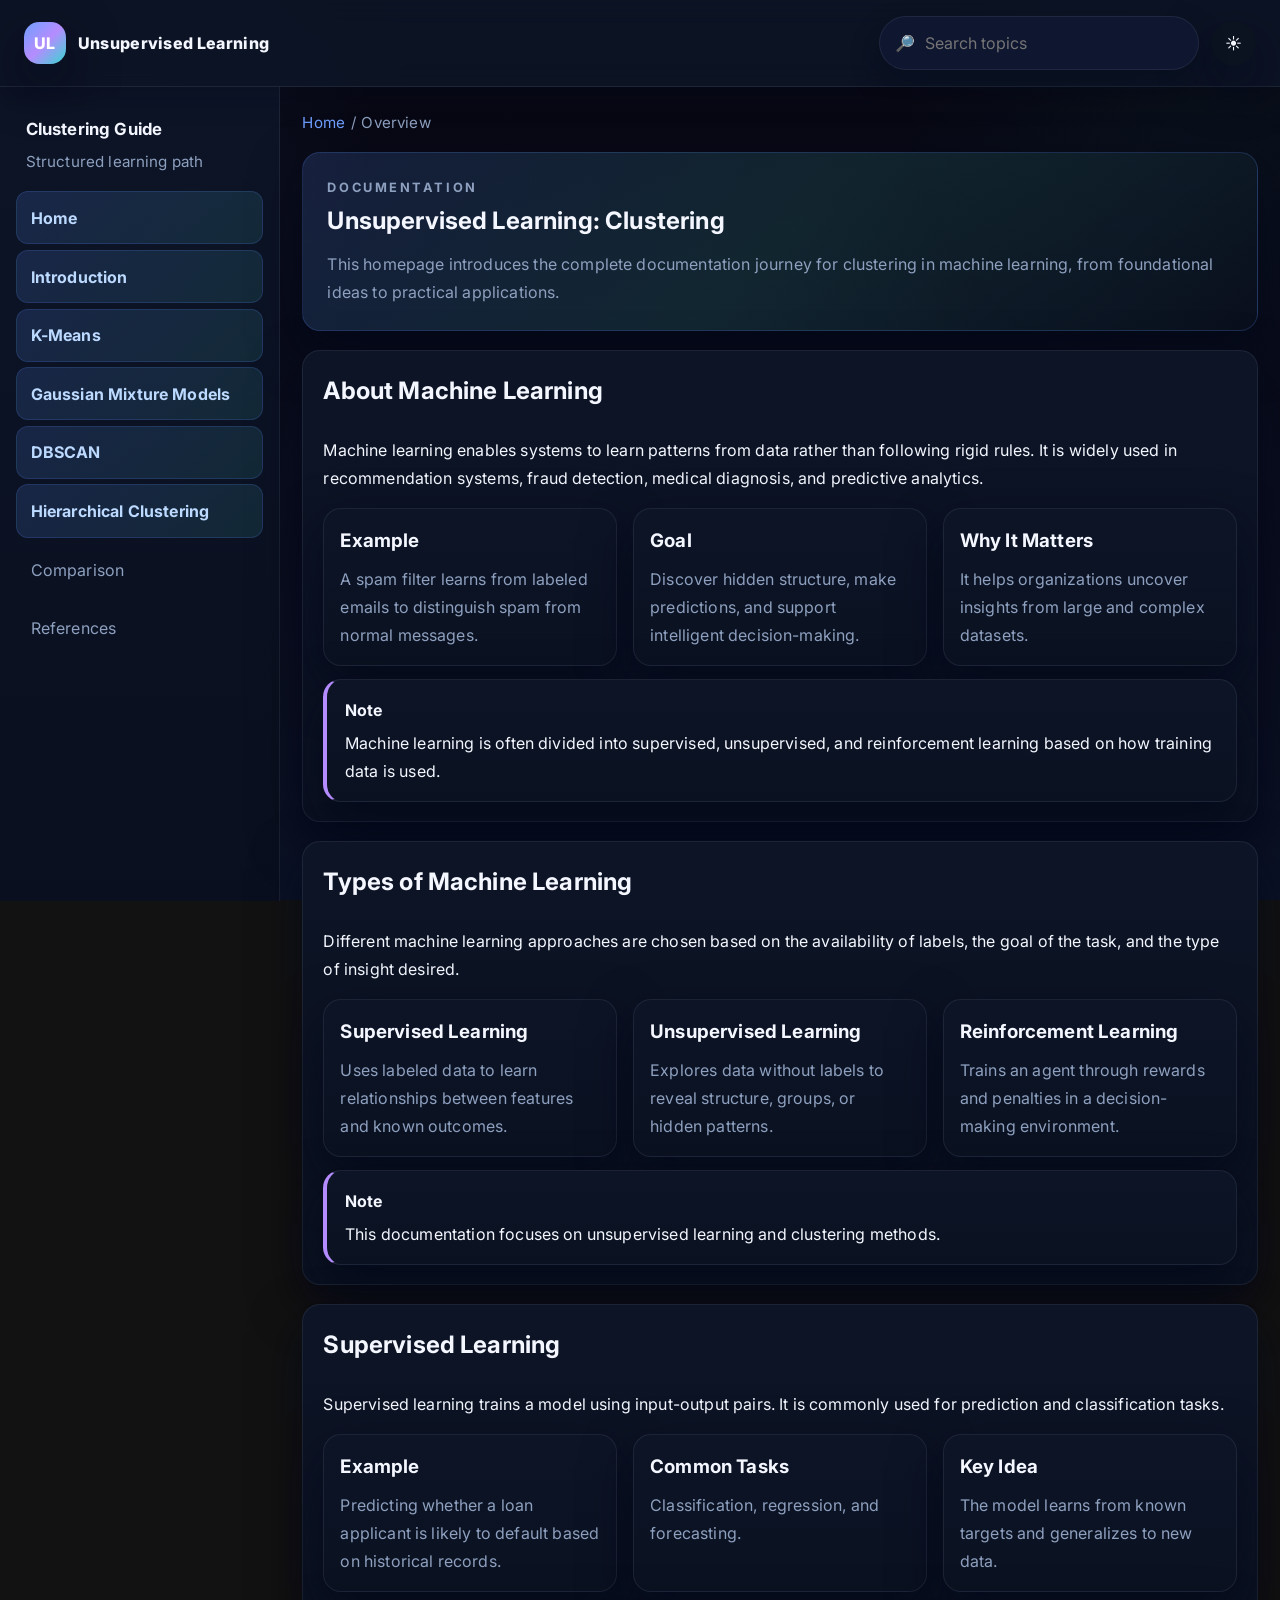
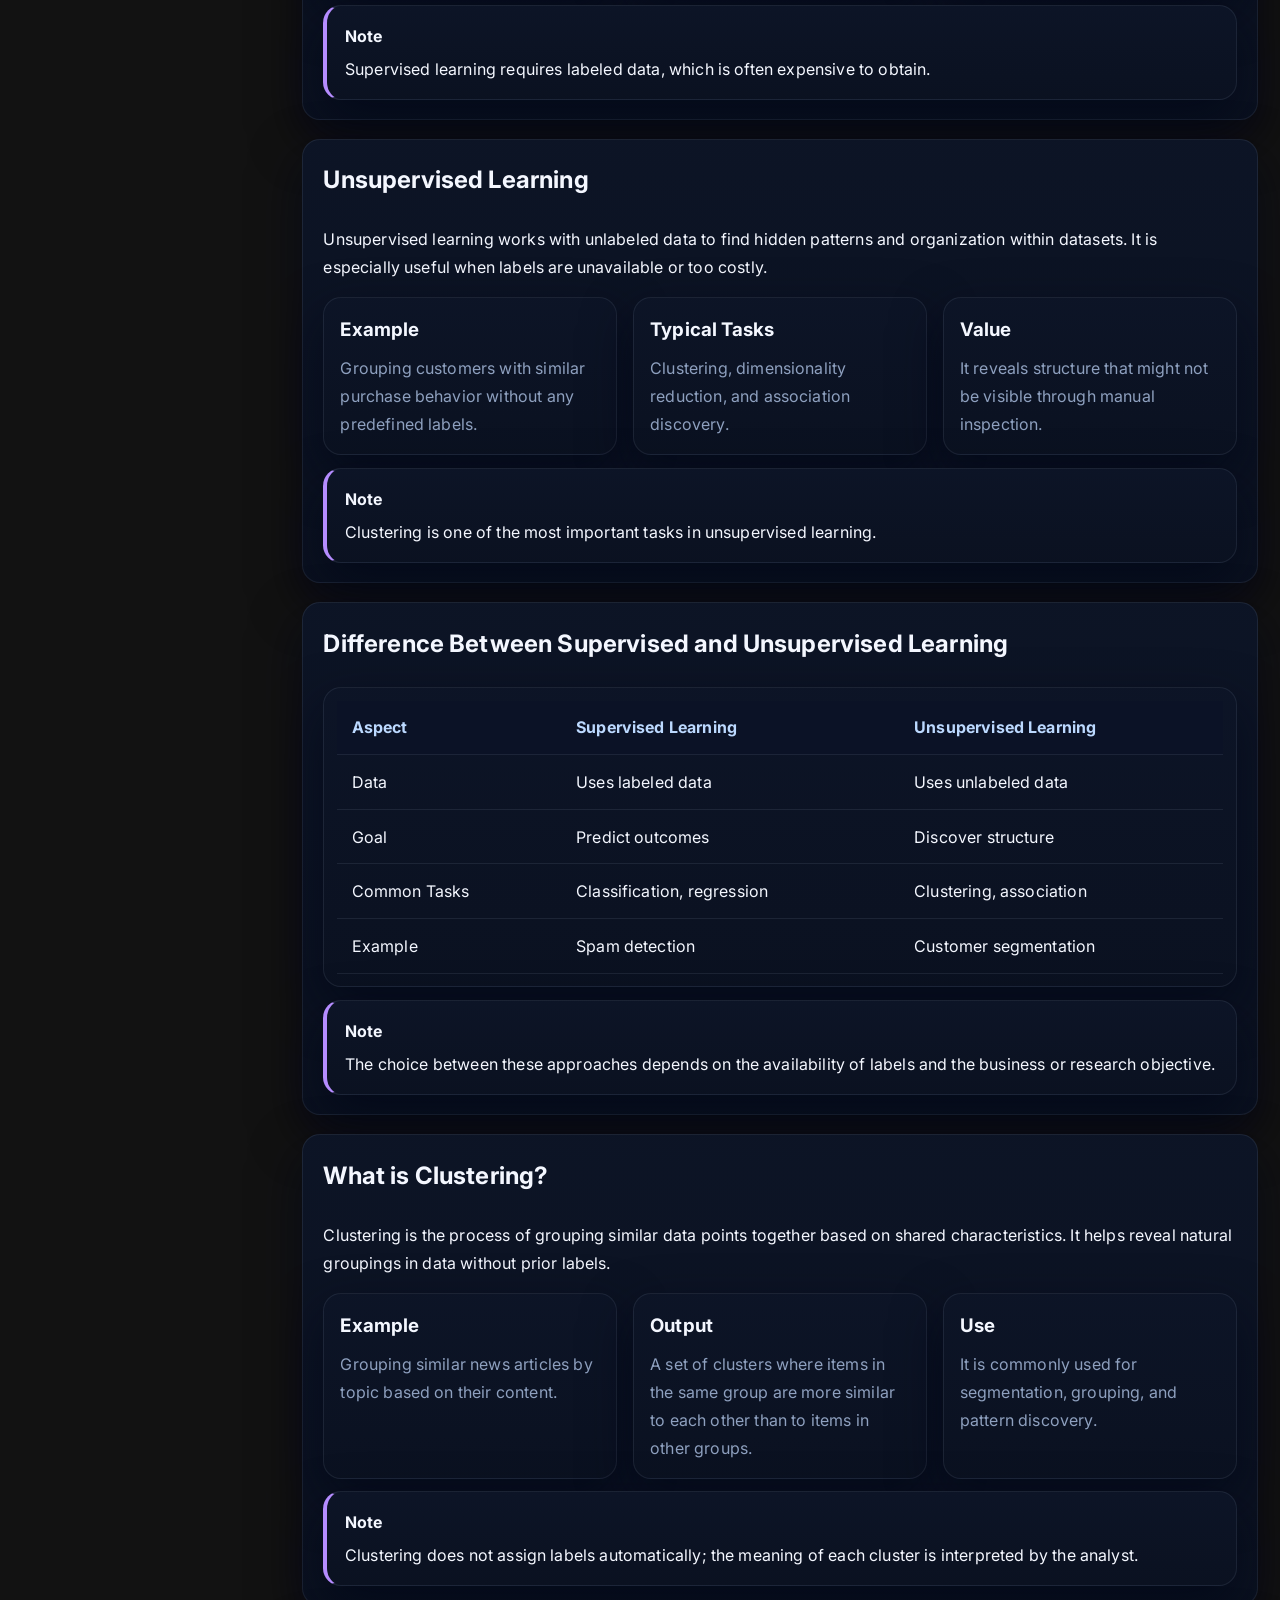
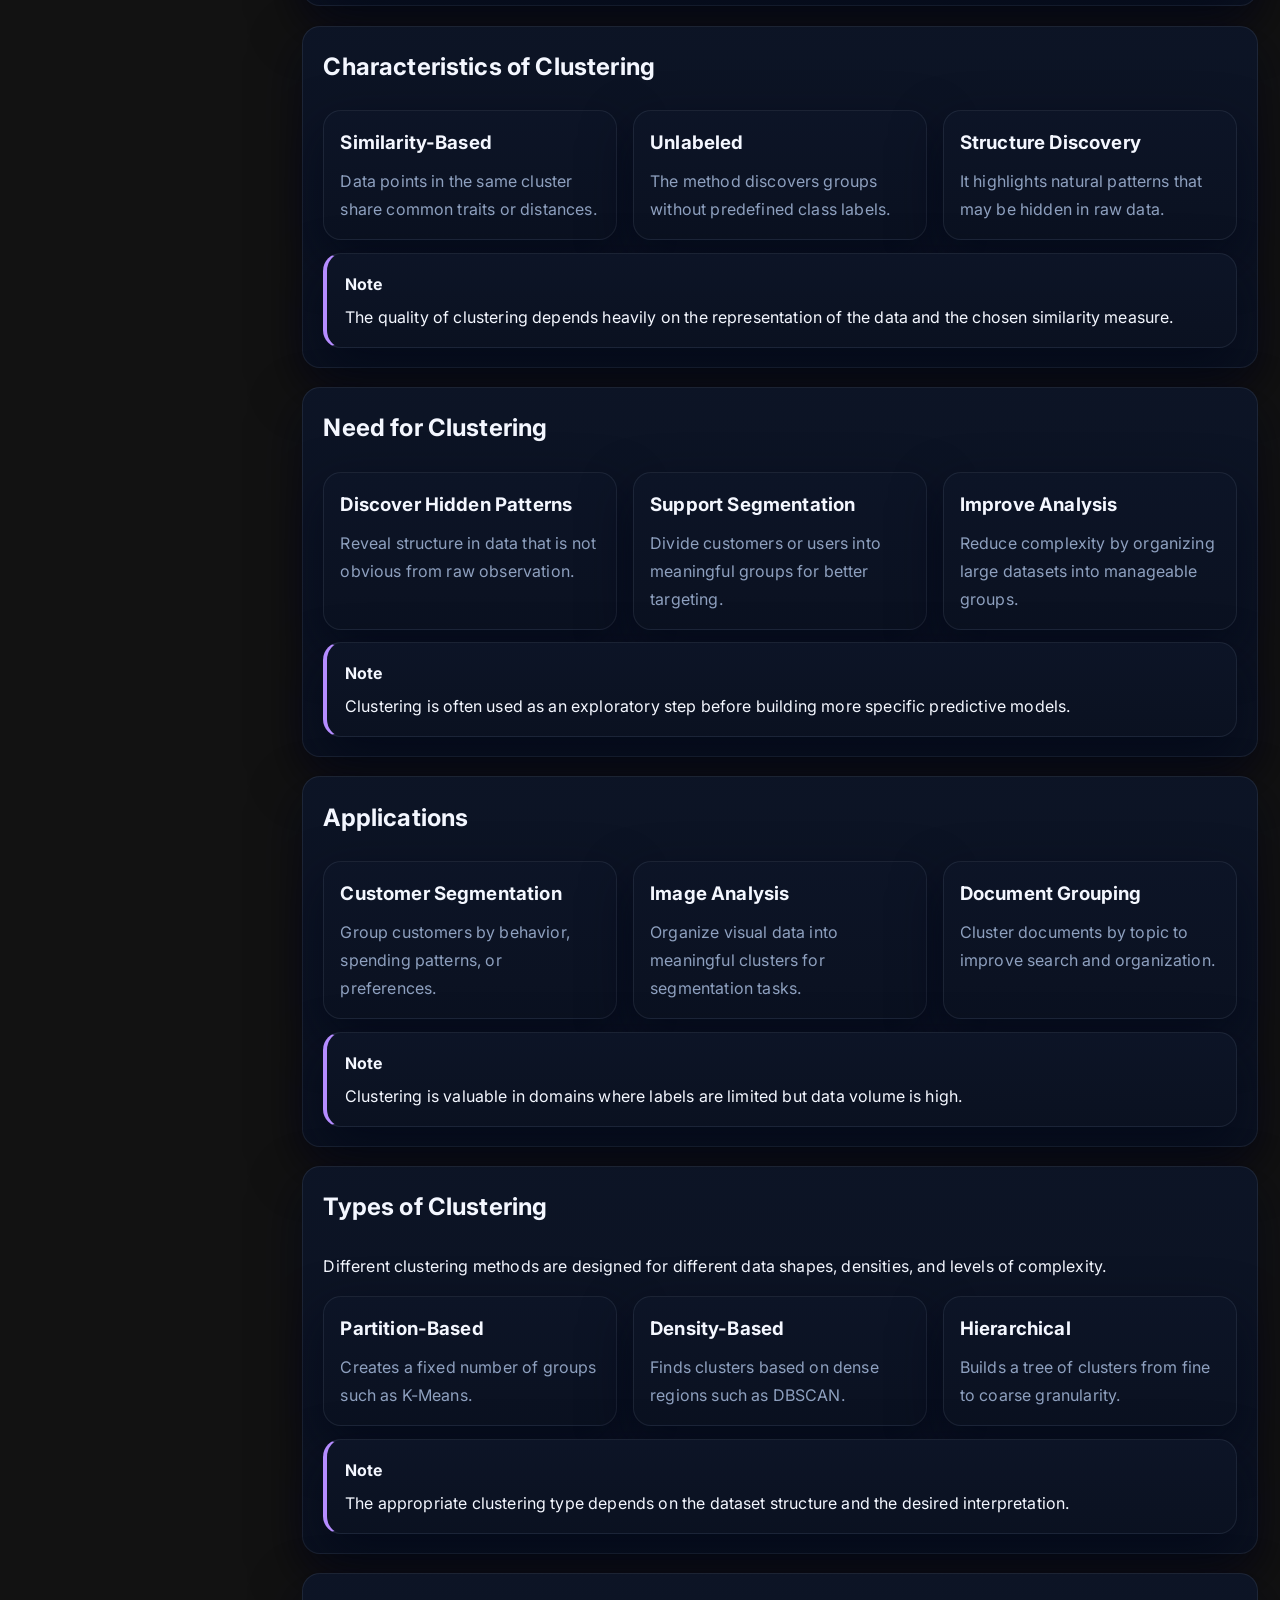
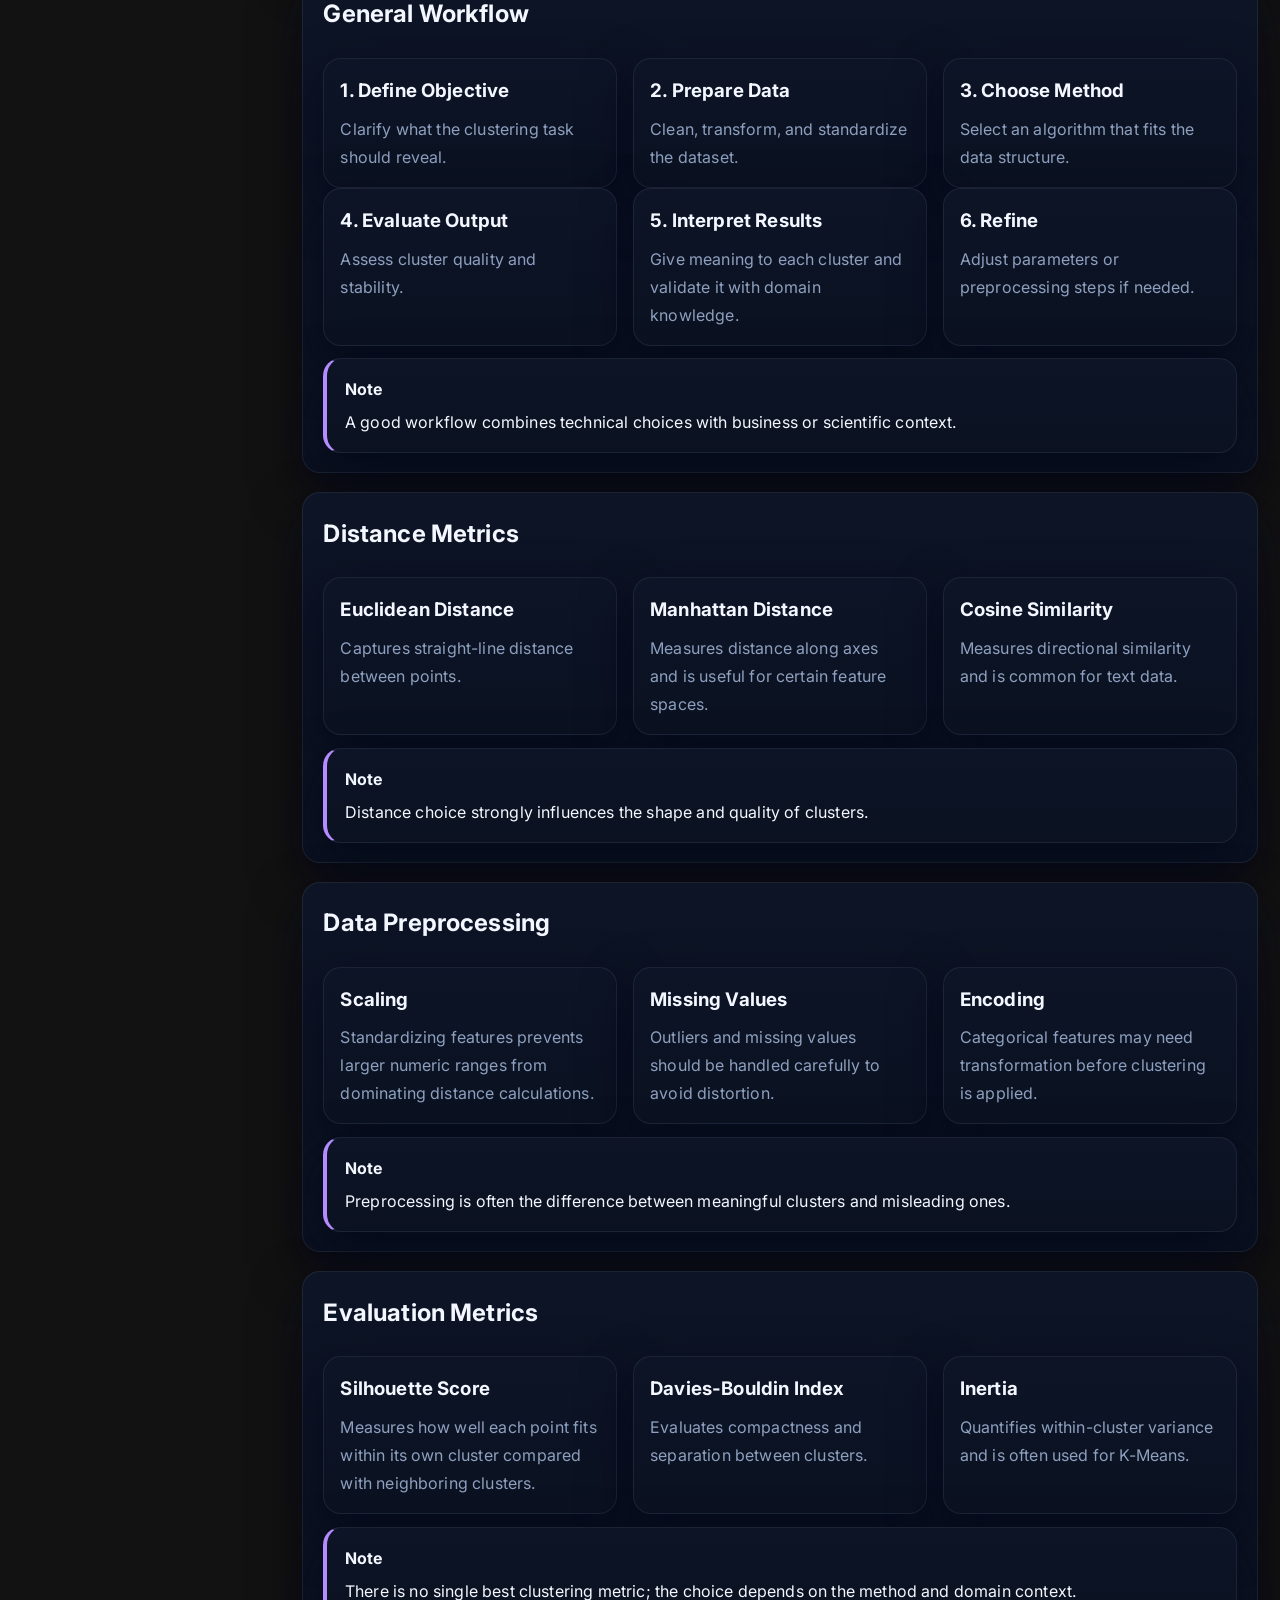
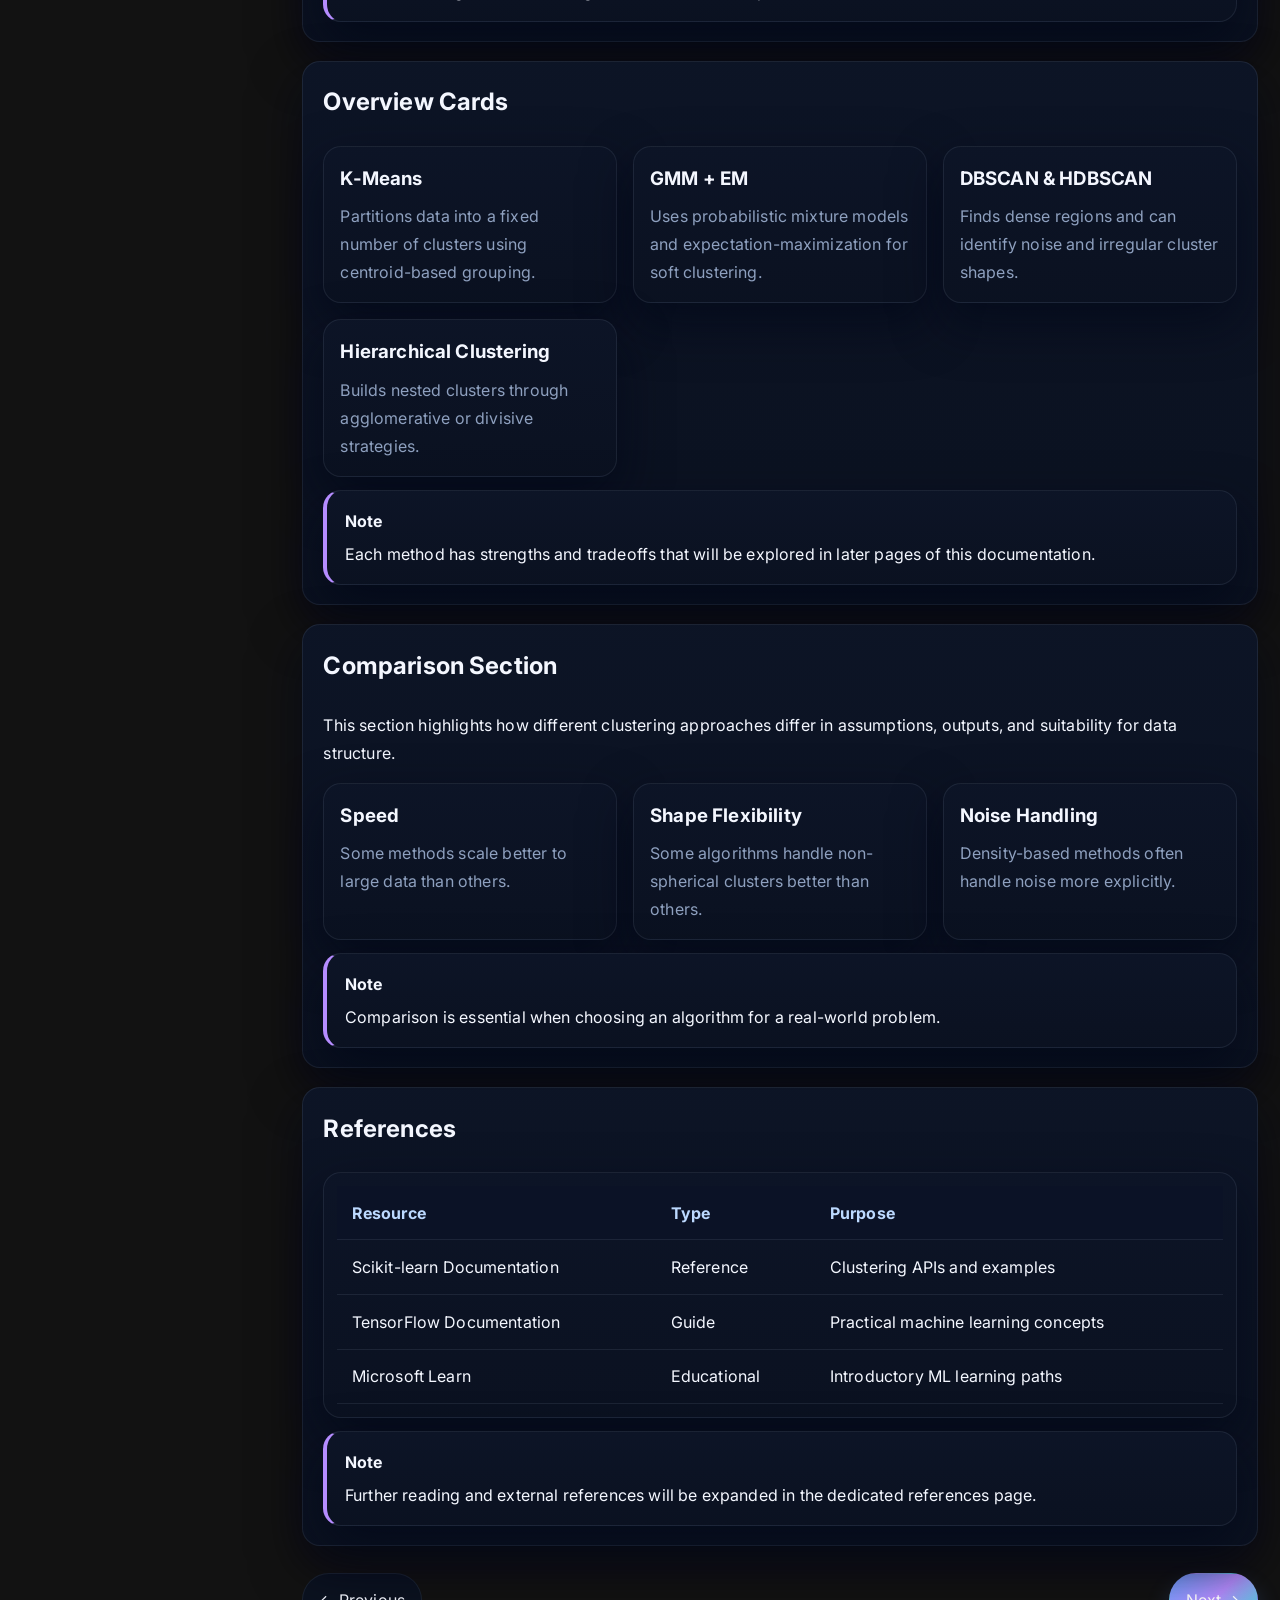
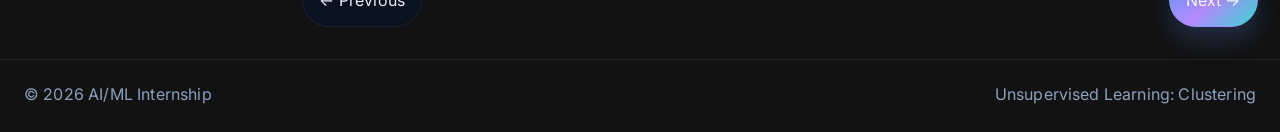
<file: index.html>
<!DOCTYPE html>
<html lang="en">
  <head>
    <meta charset="UTF-8" />
    <meta name="viewport" content="width=device-width, initial-scale=1.0" />
    <title>Unsupervised Learning: Clustering</title>
    <meta name="theme-color" content="#060b16" />
    <link rel="preconnect" href="https://fonts.googleapis.com">
    <link rel="preconnect" href="https://fonts.gstatic.com" crossorigin>
    <link href="https://fonts.googleapis.com/css2?family=Inter:wght@300;400;600;700;800&display=swap" rel="stylesheet">
    <link rel="stylesheet" href="css/styles.css" />
  </head>
  <body>
    <a class="skip-link" href="#main-content">Skip to content</a>
    <div class="reading-progress"></div>
    <header class="topbar">
      <a class="brand" href="index.html">
        <span class="brand-mark">UL</span>
        <span>Unsupervised Learning</span>
      </a>
      <div class="topbar-actions">
        <label class="search-wrapper">
          <span>🔎</span>
          <input type="search" placeholder="Search topics" data-search-input />
          <div class="search-results" aria-live="polite"></div>
        </label>
        <button class="mobile-toggle" aria-label="Toggle navigation">☰</button>
        <button class="icon-btn" data-theme-toggle aria-label="Toggle theme">🌙</button>
      </div>
    </header>

    <div class="overlay"></div>

    <div class="page-shell">
      <aside class="sidebar">
        <div class="sidebar-header">
          <h2>Clustering Guide</h2>
          <p>Structured learning path</p>
        </div>
        <nav class="sidebar-nav" aria-label="Documentation navigation">
          <a class="sidebar-link active" href="index.html">Home</a>
          <a class="sidebar-link" href="introduction/index.html">Introduction</a>
          <a class="sidebar-link" href="kmeans/index.html">K-Means</a>
          <a class="sidebar-link" href="gmm/index.html">Gaussian Mixture Models</a>
          <a class="sidebar-link" href="dbscan/index.html">DBSCAN</a>
          <a class="sidebar-link" href="hierarchical/index.html">Hierarchical Clustering</a>
          <a class="sidebar-link" href="comparison.html">Comparison</a>
          <a class="sidebar-link" href="references.html">References</a>
        </nav>
      </aside>

      <main class="content-area" id="main-content">
        <nav class="breadcrumb" aria-label="Breadcrumb">
          <a href="index.html">Home</a>
          <span>/</span>
          <span>Overview</span>
        </nav>

        <div class="doc-content">
          <section class="hero">
            <p class="eyebrow">Documentation</p>
            <h1>Unsupervised Learning: Clustering</h1>
            <p>This homepage introduces the complete documentation journey for clustering in machine learning, from foundational ideas to practical applications.</p>
          </section>

          <section class="section-block" id="about-ml">
            <div class="section-heading">
              <h2>About Machine Learning</h2>
            </div>
            <p>Machine learning enables systems to learn patterns from data rather than following rigid rules. It is widely used in recommendation systems, fraud detection, medical diagnosis, and predictive analytics.</p>
            <div class="card-grid">
              <article class="card">
                <h3>Example</h3>
                <p>A spam filter learns from labeled emails to distinguish spam from normal messages.</p>
              </article>
              <article class="card">
                <h3>Goal</h3>
                <p>Discover hidden structure, make predictions, and support intelligent decision-making.</p>
              </article>
              <article class="card">
                <h3>Why It Matters</h3>
                <p>It helps organizations uncover insights from large and complex datasets.</p>
              </article>
            </div>
            <div class="note-box">
              <strong>Note</strong>
              <span>Machine learning is often divided into supervised, unsupervised, and reinforcement learning based on how training data is used.</span>
            </div>
          </section>

          <section class="section-block" id="types-ml">
            <div class="section-heading">
              <h2>Types of Machine Learning</h2>
            </div>
            <p>Different machine learning approaches are chosen based on the availability of labels, the goal of the task, and the type of insight desired.</p>
            <div class="card-grid">
              <article class="card">
                <h3>Supervised Learning</h3>
                <p>Uses labeled data to learn relationships between features and known outcomes.</p>
              </article>
              <article class="card">
                <h3>Unsupervised Learning</h3>
                <p>Explores data without labels to reveal structure, groups, or hidden patterns.</p>
              </article>
              <article class="card">
                <h3>Reinforcement Learning</h3>
                <p>Trains an agent through rewards and penalties in a decision-making environment.</p>
              </article>
            </div>
            <div class="note-box">
              <strong>Note</strong>
              <span>This documentation focuses on unsupervised learning and clustering methods.</span>
            </div>
          </section>

          <section class="section-block" id="supervised-learning">
            <div class="section-heading">
              <h2>Supervised Learning</h2>
            </div>
            <p>Supervised learning trains a model using input-output pairs. It is commonly used for prediction and classification tasks.</p>
            <div class="card-grid">
              <article class="card">
                <h3>Example</h3>
                <p>Predicting whether a loan applicant is likely to default based on historical records.</p>
              </article>
              <article class="card">
                <h3>Common Tasks</h3>
                <p>Classification, regression, and forecasting.</p>
              </article>
              <article class="card">
                <h3>Key Idea</h3>
                <p>The model learns from known targets and generalizes to new data.</p>
              </article>
            </div>
            <div class="note-box">
              <strong>Note</strong>
              <span>Supervised learning requires labeled data, which is often expensive to obtain.</span>
            </div>
          </section>

          <section class="section-block" id="unsupervised-learning">
            <div class="section-heading">
              <h2>Unsupervised Learning</h2>
            </div>
            <p>Unsupervised learning works with unlabeled data to find hidden patterns and organization within datasets. It is especially useful when labels are unavailable or too costly.</p>
            <div class="card-grid">
              <article class="card">
                <h3>Example</h3>
                <p>Grouping customers with similar purchase behavior without any predefined labels.</p>
              </article>
              <article class="card">
                <h3>Typical Tasks</h3>
                <p>Clustering, dimensionality reduction, and association discovery.</p>
              </article>
              <article class="card">
                <h3>Value</h3>
                <p>It reveals structure that might not be visible through manual inspection.</p>
              </article>
            </div>
            <div class="note-box">
              <strong>Note</strong>
              <span>Clustering is one of the most important tasks in unsupervised learning.</span>
            </div>
          </section>

          <section class="section-block" id="supervised-vs-unsupervised">
            <div class="section-heading">
              <h2>Difference Between Supervised and Unsupervised Learning</h2>
            </div>
            <div class="table-wrapper">
              <table>
                <thead>
                  <tr><th>Aspect</th><th>Supervised Learning</th><th>Unsupervised Learning</th></tr>
                </thead>
                <tbody>
                  <tr><td>Data</td><td>Uses labeled data</td><td>Uses unlabeled data</td></tr>
                  <tr><td>Goal</td><td>Predict outcomes</td><td>Discover structure</td></tr>
                  <tr><td>Common Tasks</td><td>Classification, regression</td><td>Clustering, association</td></tr>
                  <tr><td>Example</td><td>Spam detection</td><td>Customer segmentation</td></tr>
                </tbody>
              </table>
            </div>
            <div class="note-box">
              <strong>Note</strong>
              <span>The choice between these approaches depends on the availability of labels and the business or research objective.</span>
            </div>
          </section>

          <section class="section-block" id="what-is-clustering">
            <div class="section-heading">
              <h2>What is Clustering?</h2>
            </div>
            <p>Clustering is the process of grouping similar data points together based on shared characteristics. It helps reveal natural groupings in data without prior labels.</p>
            <div class="card-grid">
              <article class="card">
                <h3>Example</h3>
                <p>Grouping similar news articles by topic based on their content.</p>
              </article>
              <article class="card">
                <h3>Output</h3>
                <p>A set of clusters where items in the same group are more similar to each other than to items in other groups.</p>
              </article>
              <article class="card">
                <h3>Use</h3>
                <p>It is commonly used for segmentation, grouping, and pattern discovery.</p>
              </article>
            </div>
            <div class="note-box">
              <strong>Note</strong>
              <span>Clustering does not assign labels automatically; the meaning of each cluster is interpreted by the analyst.</span>
            </div>
          </section>

          <section class="section-block" id="characteristics-clustering">
            <div class="section-heading">
              <h2>Characteristics of Clustering</h2>
            </div>
            <div class="card-grid">
              <article class="card"><h3>Similarity-Based</h3><p>Data points in the same cluster share common traits or distances.</p></article>
              <article class="card"><h3>Unlabeled</h3><p>The method discovers groups without predefined class labels.</p></article>
              <article class="card"><h3>Structure Discovery</h3><p>It highlights natural patterns that may be hidden in raw data.</p></article>
            </div>
            <div class="note-box">
              <strong>Note</strong>
              <span>The quality of clustering depends heavily on the representation of the data and the chosen similarity measure.</span>
            </div>
          </section>

          <section class="section-block" id="need-clustering">
            <div class="section-heading">
              <h2>Need for Clustering</h2>
            </div>
            <div class="card-grid">
              <article class="card"><h3>Discover Hidden Patterns</h3><p>Reveal structure in data that is not obvious from raw observation.</p></article>
              <article class="card"><h3>Support Segmentation</h3><p>Divide customers or users into meaningful groups for better targeting.</p></article>
              <article class="card"><h3>Improve Analysis</h3><p>Reduce complexity by organizing large datasets into manageable groups.</p></article>
            </div>
            <div class="note-box">
              <strong>Note</strong>
              <span>Clustering is often used as an exploratory step before building more specific predictive models.</span>
            </div>
          </section>

          <section class="section-block" id="applications">
            <div class="section-heading">
              <h2>Applications</h2>
            </div>
            <div class="card-grid">
              <article class="card"><h3>Customer Segmentation</h3><p>Group customers by behavior, spending patterns, or preferences.</p></article>
              <article class="card"><h3>Image Analysis</h3><p>Organize visual data into meaningful clusters for segmentation tasks.</p></article>
              <article class="card"><h3>Document Grouping</h3><p>Cluster documents by topic to improve search and organization.</p></article>
            </div>
            <div class="note-box">
              <strong>Note</strong>
              <span>Clustering is valuable in domains where labels are limited but data volume is high.</span>
            </div>
          </section>

          <section class="section-block" id="types-clustering">
            <div class="section-heading">
              <h2>Types of Clustering</h2>
            </div>
            <p>Different clustering methods are designed for different data shapes, densities, and levels of complexity.</p>
            <div class="card-grid">
              <article class="card"><h3>Partition-Based</h3><p>Creates a fixed number of groups such as K-Means.</p></article>
              <article class="card"><h3>Density-Based</h3><p>Finds clusters based on dense regions such as DBSCAN.</p></article>
              <article class="card"><h3>Hierarchical</h3><p>Builds a tree of clusters from fine to coarse granularity.</p></article>
            </div>
            <div class="note-box">
              <strong>Note</strong>
              <span>The appropriate clustering type depends on the dataset structure and the desired interpretation.</span>
            </div>
          </section>

          <section class="section-block" id="workflow">
            <div class="section-heading">
              <h2>General Workflow</h2>
            </div>
            <div class="card-grid">
              <article class="card"><h3>1. Define Objective</h3><p>Clarify what the clustering task should reveal.</p></article>
              <article class="card"><h3>2. Prepare Data</h3><p>Clean, transform, and standardize the dataset.</p></article>
              <article class="card"><h3>3. Choose Method</h3><p>Select an algorithm that fits the data structure.</p></article>
            </div>
            <div class="card-grid">
              <article class="card"><h3>4. Evaluate Output</h3><p>Assess cluster quality and stability.</p></article>
              <article class="card"><h3>5. Interpret Results</h3><p>Give meaning to each cluster and validate it with domain knowledge.</p></article>
              <article class="card"><h3>6. Refine</h3><p>Adjust parameters or preprocessing steps if needed.</p></article>
            </div>
            <div class="note-box">
              <strong>Note</strong>
              <span>A good workflow combines technical choices with business or scientific context.</span>
            </div>
          </section>

          <section class="section-block" id="distance-metrics">
            <div class="section-heading">
              <h2>Distance Metrics</h2>
            </div>
            <div class="card-grid">
              <article class="card"><h3>Euclidean Distance</h3><p>Captures straight-line distance between points.</p></article>
              <article class="card"><h3>Manhattan Distance</h3><p>Measures distance along axes and is useful for certain feature spaces.</p></article>
              <article class="card"><h3>Cosine Similarity</h3><p>Measures directional similarity and is common for text data.</p></article>
            </div>
            <div class="note-box">
              <strong>Note</strong>
              <span>Distance choice strongly influences the shape and quality of clusters.</span>
            </div>
          </section>

          <section class="section-block" id="preprocessing">
            <div class="section-heading">
              <h2>Data Preprocessing</h2>
            </div>
            <div class="card-grid">
              <article class="card"><h3>Scaling</h3><p>Standardizing features prevents larger numeric ranges from dominating distance calculations.</p></article>
              <article class="card"><h3>Missing Values</h3><p>Outliers and missing values should be handled carefully to avoid distortion.</p></article>
              <article class="card"><h3>Encoding</h3><p>Categorical features may need transformation before clustering is applied.</p></article>
            </div>
            <div class="note-box">
              <strong>Note</strong>
              <span>Preprocessing is often the difference between meaningful clusters and misleading ones.</span>
            </div>
          </section>

          <section class="section-block" id="evaluation-metrics">
            <div class="section-heading">
              <h2>Evaluation Metrics</h2>
            </div>
            <div class="card-grid">
              <article class="card"><h3>Silhouette Score</h3><p>Measures how well each point fits within its own cluster compared with neighboring clusters.</p></article>
              <article class="card"><h3>Davies-Bouldin Index</h3><p>Evaluates compactness and separation between clusters.</p></article>
              <article class="card"><h3>Inertia</h3><p>Quantifies within-cluster variance and is often used for K-Means.</p></article>
            </div>
            <div class="note-box">
              <strong>Note</strong>
              <span>There is no single best clustering metric; the choice depends on the method and domain context.</span>
            </div>
          </section>

          <section class="section-block" id="overview-algorithms">
            <div class="section-heading">
              <h2>Overview Cards</h2>
            </div>
            <div class="card-grid">
              <article class="card"><h3>K-Means</h3><p>Partitions data into a fixed number of clusters using centroid-based grouping.</p></article>
              <article class="card"><h3>GMM + EM</h3><p>Uses probabilistic mixture models and expectation-maximization for soft clustering.</p></article>
              <article class="card"><h3>DBSCAN & HDBSCAN</h3><p>Finds dense regions and can identify noise and irregular cluster shapes.</p></article>
              <article class="card"><h3>Hierarchical Clustering</h3><p>Builds nested clusters through agglomerative or divisive strategies.</p></article>
            </div>
            <div class="note-box">
              <strong>Note</strong>
              <span>Each method has strengths and tradeoffs that will be explored in later pages of this documentation.</span>
            </div>
          </section>

          <section class="section-block" id="comparison-section">
            <div class="section-heading">
              <h2>Comparison Section</h2>
            </div>
            <p>This section highlights how different clustering approaches differ in assumptions, outputs, and suitability for data structure.</p>
            <div class="card-grid">
              <article class="card"><h3>Speed</h3><p>Some methods scale better to large data than others.</p></article>
              <article class="card"><h3>Shape Flexibility</h3><p>Some algorithms handle non-spherical clusters better than others.</p></article>
              <article class="card"><h3>Noise Handling</h3><p>Density-based methods often handle noise more explicitly.</p></article>
            </div>
            <div class="note-box">
              <strong>Note</strong>
              <span>Comparison is essential when choosing an algorithm for a real-world problem.</span>
            </div>
          </section>

          <section class="section-block" id="references-section">
            <div class="section-heading">
              <h2>References</h2>
            </div>
            <div class="table-wrapper">
              <table>
                <thead>
                  <tr><th>Resource</th><th>Type</th><th>Purpose</th></tr>
                </thead>
                <tbody>
                  <tr><td>Scikit-learn Documentation</td><td>Reference</td><td>Clustering APIs and examples</td></tr>
                  <tr><td>TensorFlow Documentation</td><td>Guide</td><td>Practical machine learning concepts</td></tr>
                  <tr><td>Microsoft Learn</td><td>Educational</td><td>Introductory ML learning paths</td></tr>
                </tbody>
              </table>
            </div>
            <div class="note-box">
              <strong>Note</strong>
              <span>Further reading and external references will be expanded in the dedicated references page.</span>
            </div>
          </section>

          <div class="pagination">
            <a class="btn btn-secondary" href="references.html">← Previous</a>
            <a class="btn btn-primary" href="introduction/index.html">Next →</a>
          </div>
        </div>
      </main>
    </div>

    <footer class="site-footer">
      <span>© 2026 AI/ML Internship</span>
      <span>Unsupervised Learning: Clustering</span>
    </footer>

    <button class="scroll-top" aria-label="Scroll to top">↑</button>
    <script src="js/main.js"></script>
  </body>
</html>
</file>
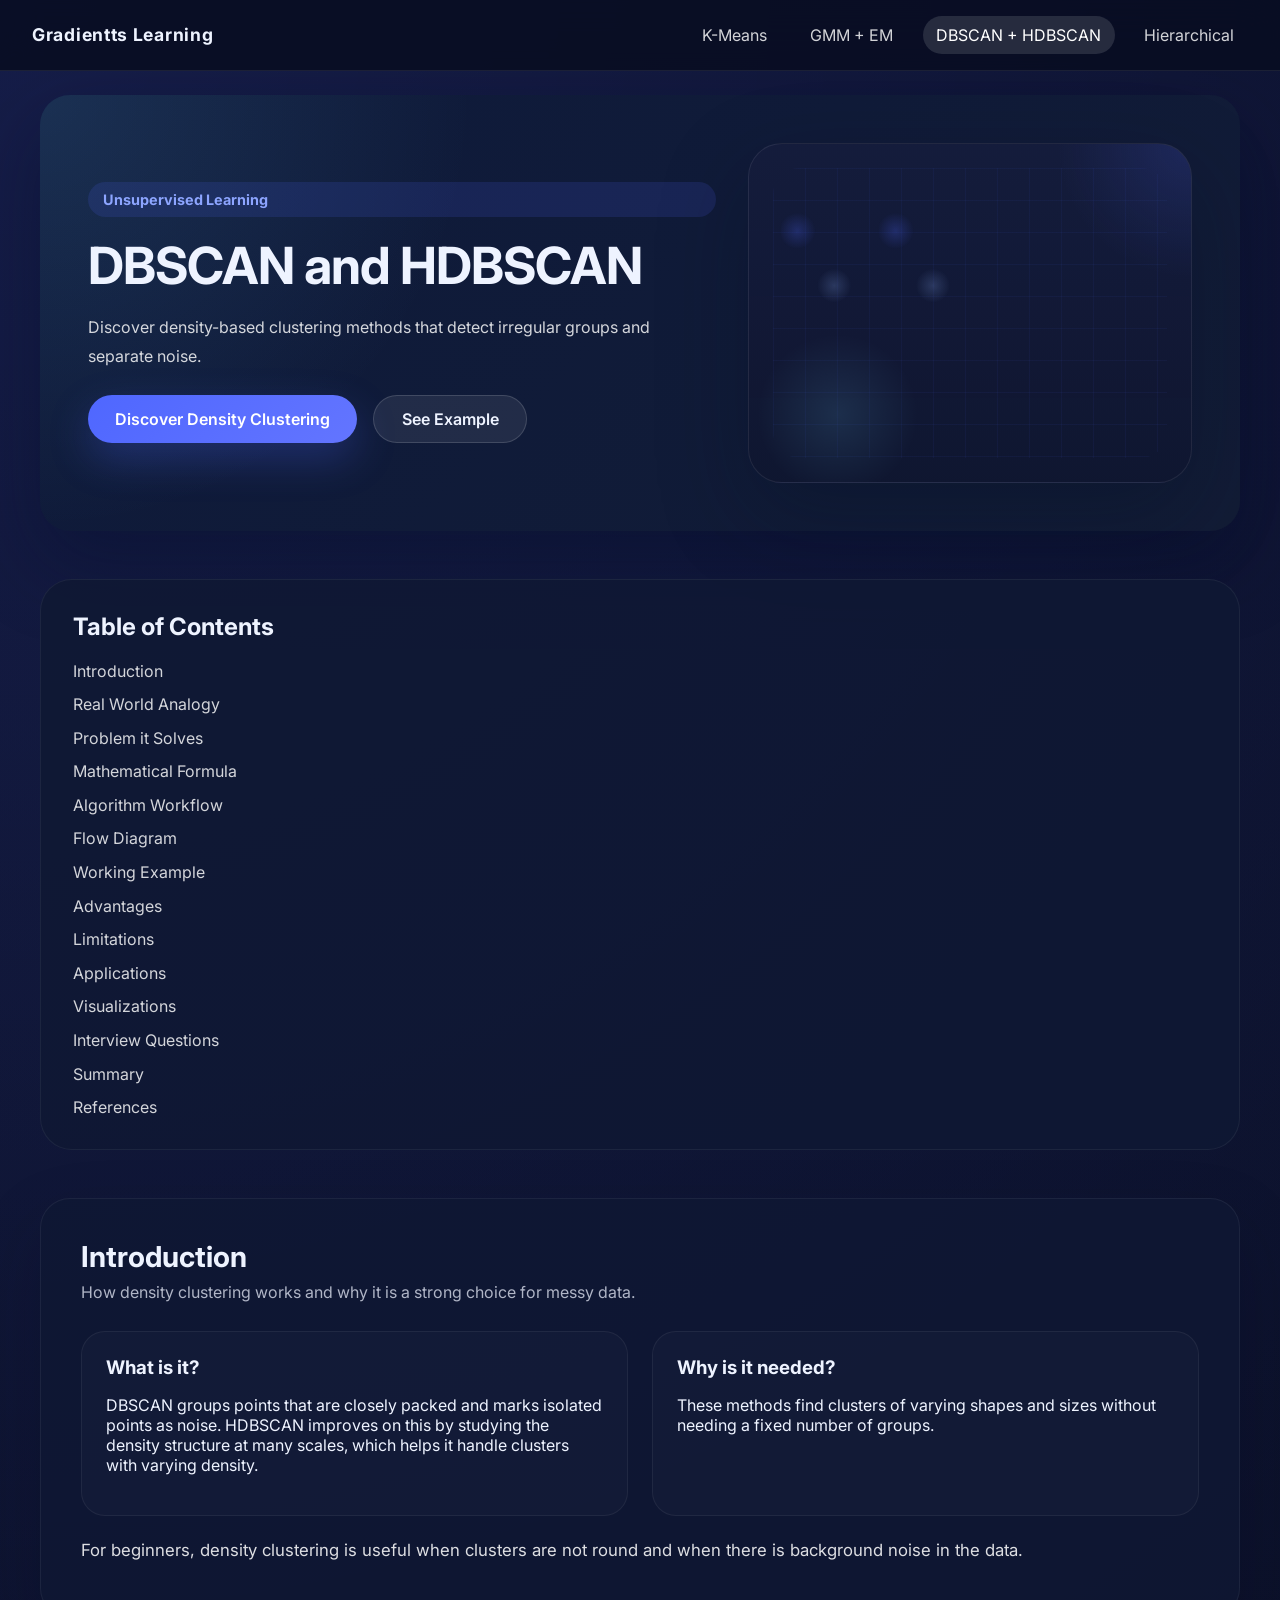
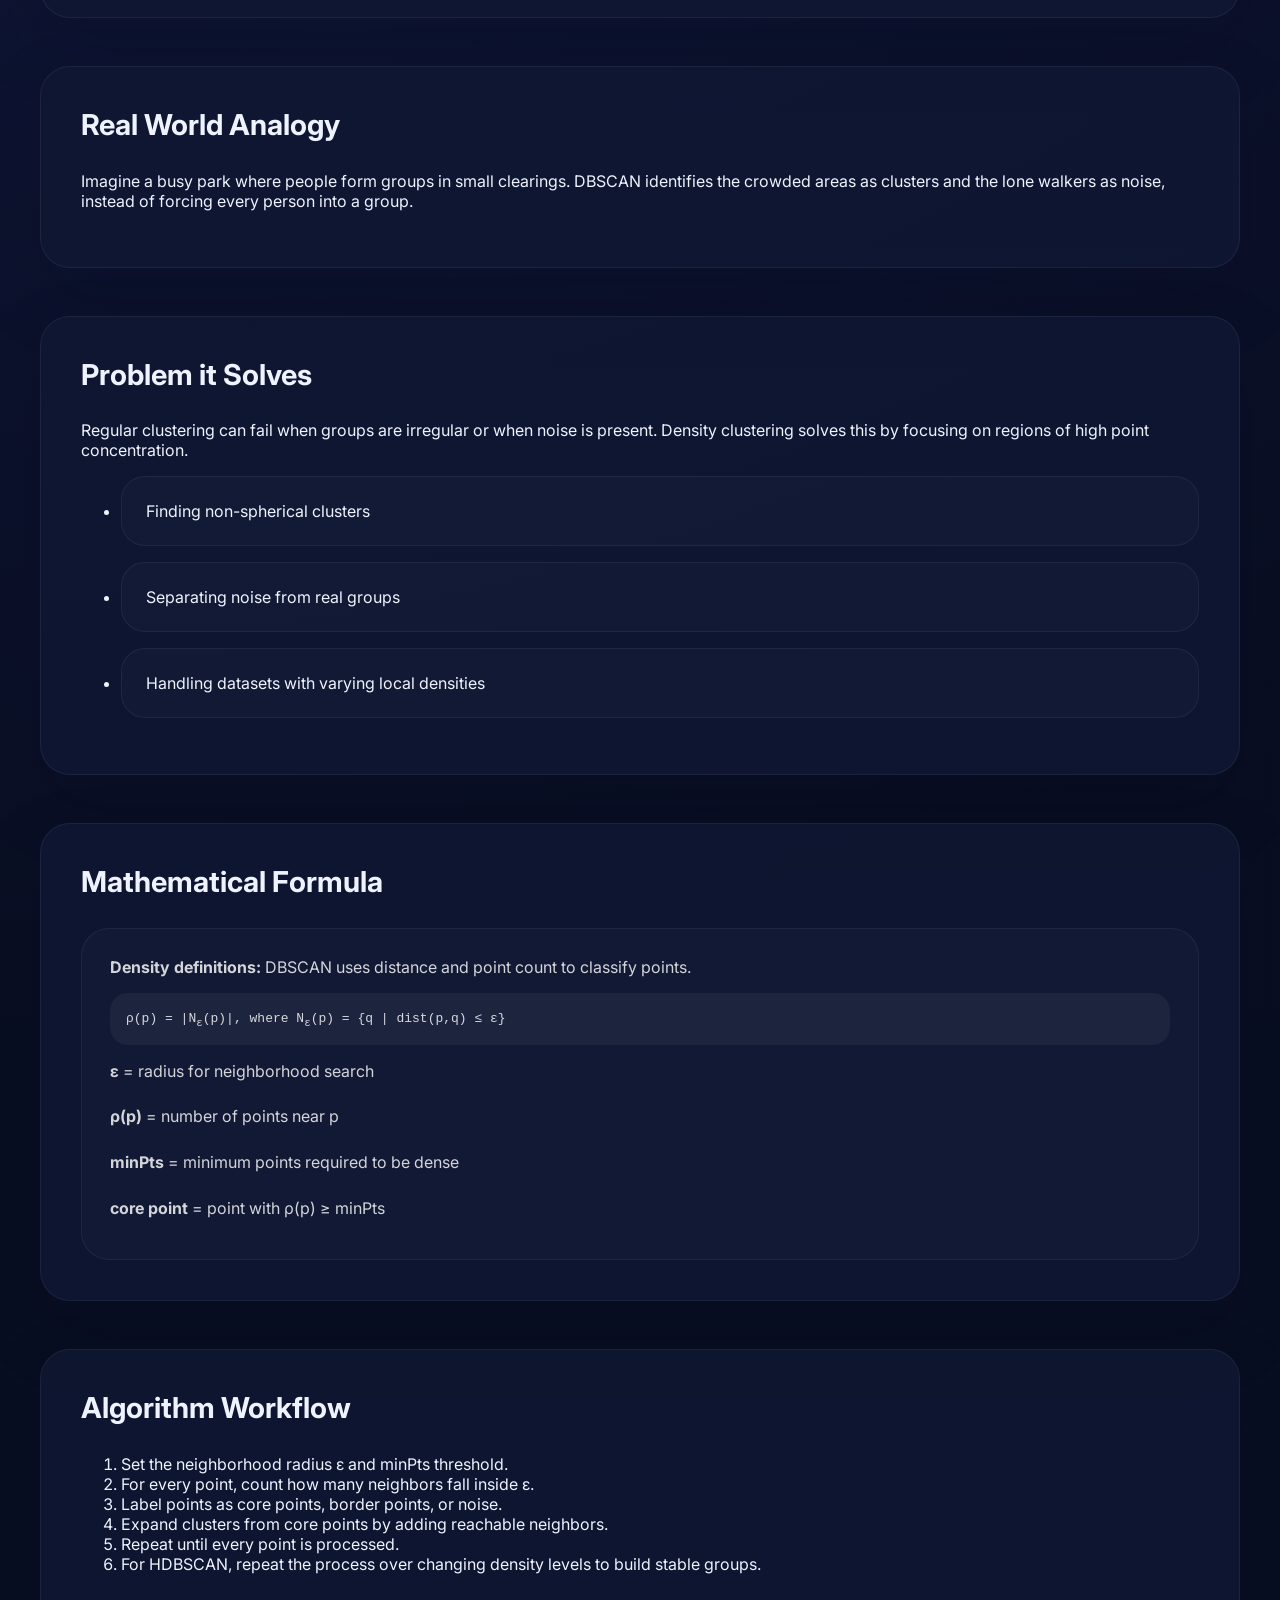
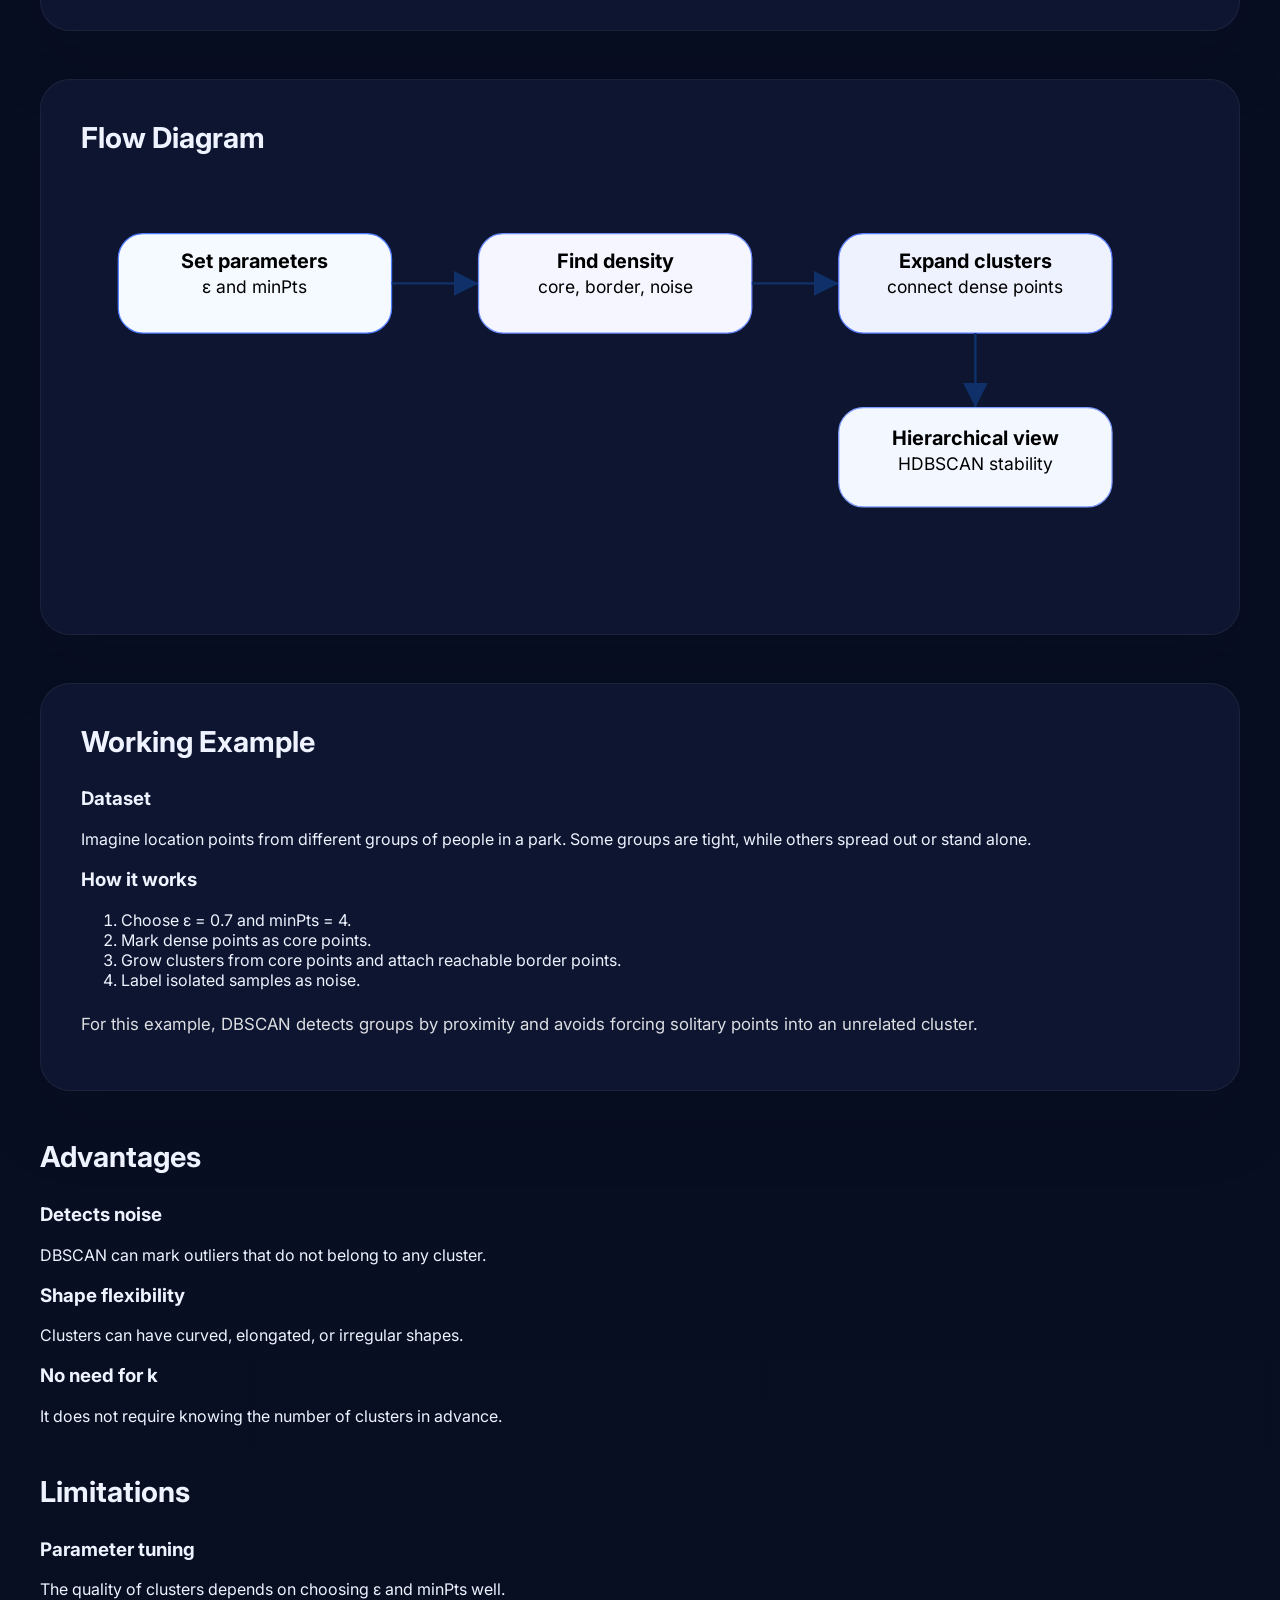
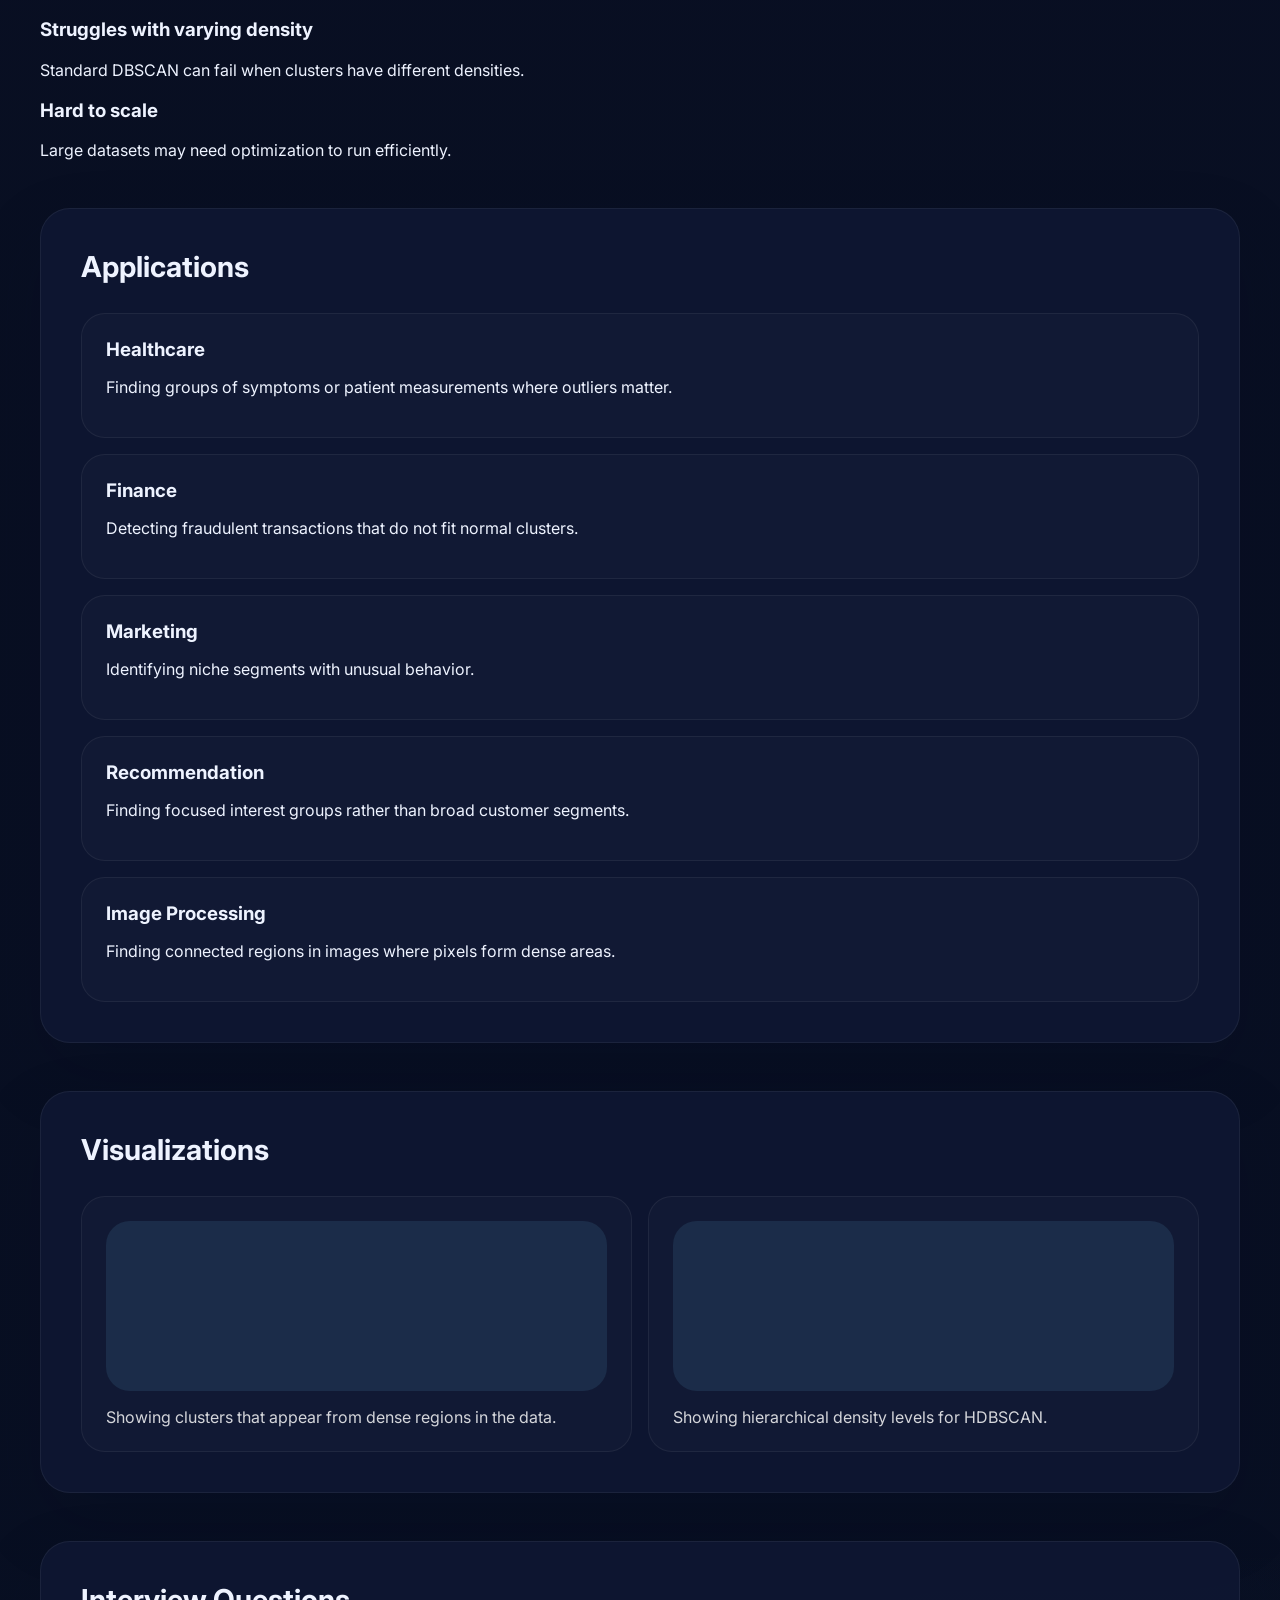
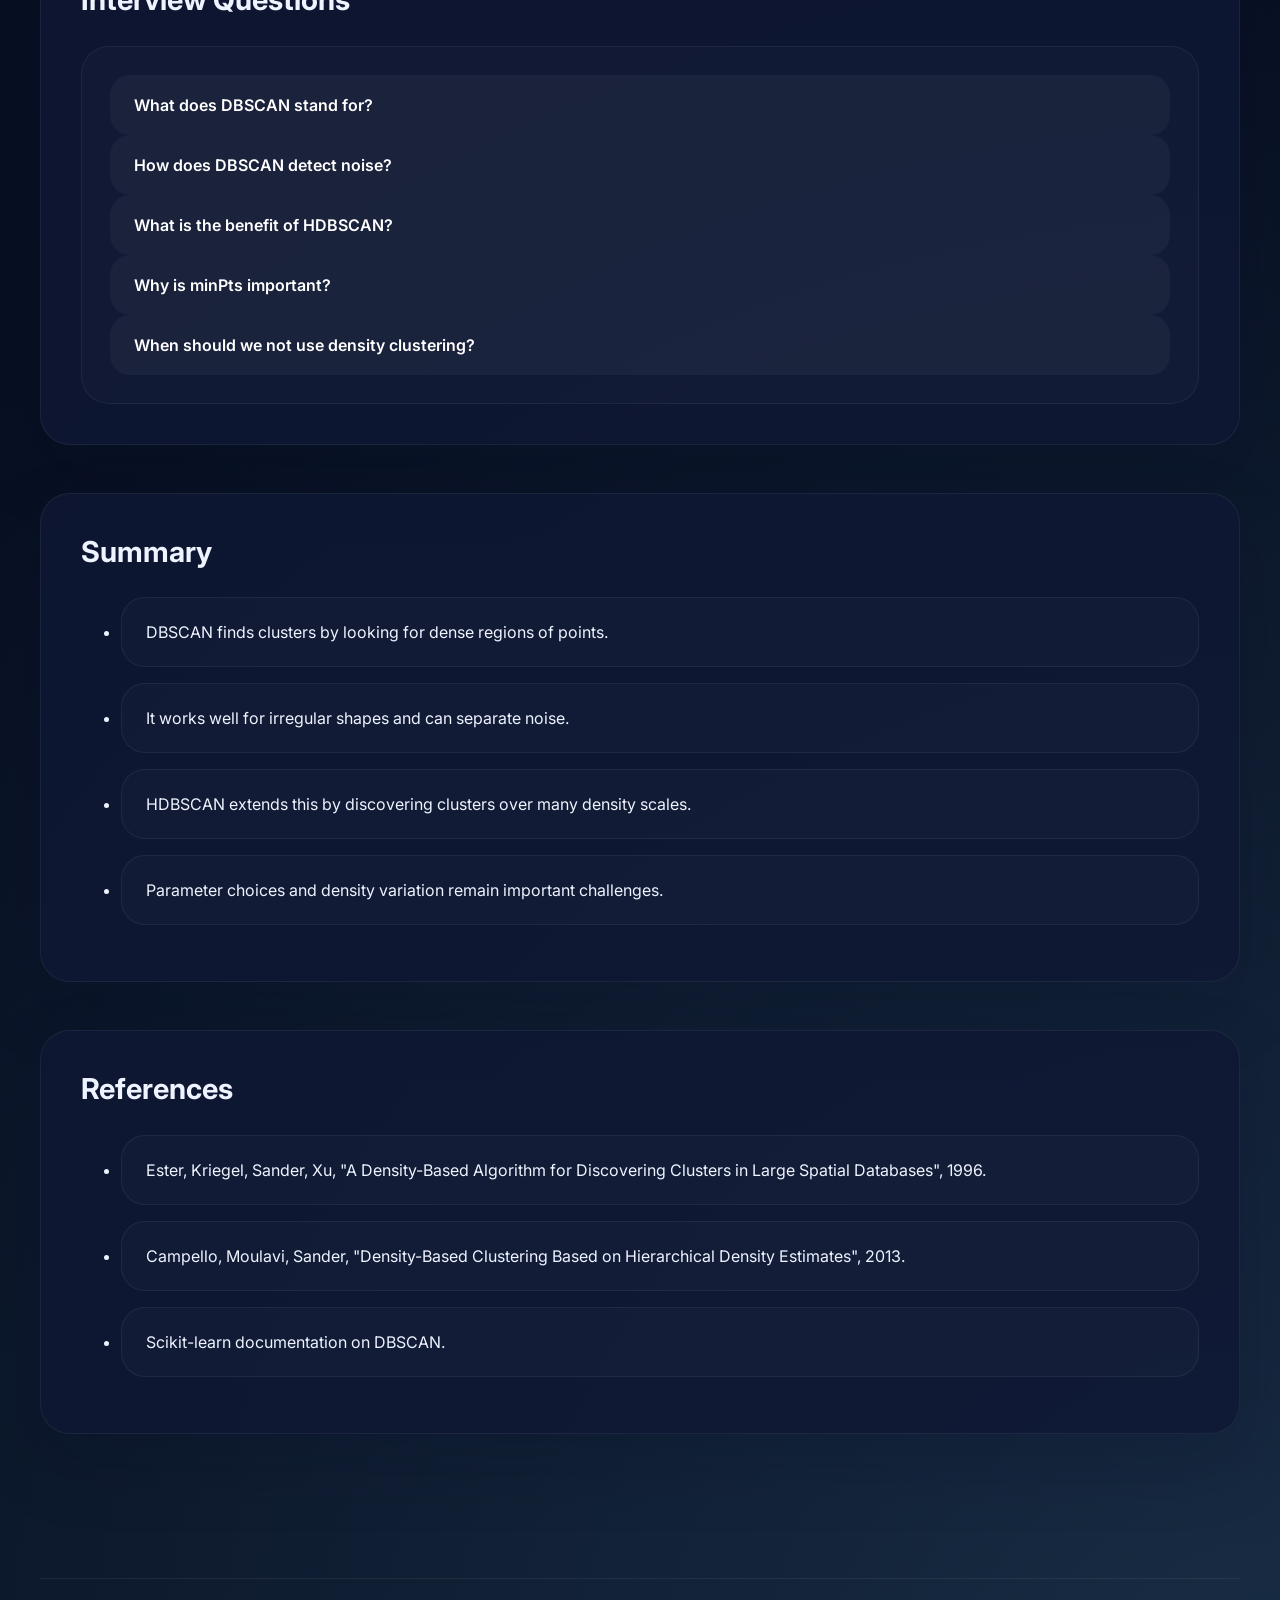
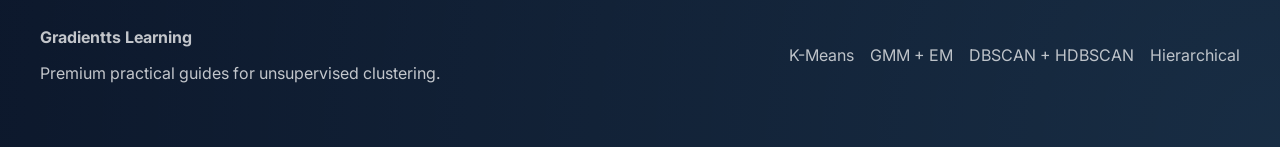
<file: dbscan-hdbscan/index.html>
<!DOCTYPE html>
<html lang="en">
<head>
  <meta charset="UTF-8" />
  <meta name="viewport" content="width=device-width, initial-scale=1.0" />
  <title>DBSCAN + HDBSCAN | Unsupervised Learning</title>
  <link rel="preconnect" href="https://fonts.googleapis.com" />
  <link rel="preconnect" href="https://fonts.gstatic.com" crossorigin />
  <link href="https://fonts.googleapis.com/css2?family=Inter:wght@400;500;600;700&display=swap" rel="stylesheet" />
  <link rel="stylesheet" href="../style.css" />
</head>
<body>
  <header class="navbar">
    <div class="nav-brand">Gradientts Learning</div>
    <nav class="nav-links" aria-label="Main navigation">
      <a href="../k-means/index.html">K-Means</a>
      <a href="../gmm-em/index.html">GMM + EM</a>
      <a href="../dbscan-hdbscan/index.html" class="active">DBSCAN + HDBSCAN</a>
      <a href="../hierarchical-clustering/index.html">Hierarchical</a>
    </nav>
    <button class="nav-toggle" aria-label="Toggle navigation" aria-expanded="false">
      <span></span><span></span><span></span>
    </button>
  </header>

  <main>
    <section class="hero hero-dbscan">
      <div class="hero-copy">
        <span class="eyebrow">Unsupervised Learning</span>
        <h1>DBSCAN and HDBSCAN</h1>
        <p>Discover density-based clustering methods that detect irregular groups and separate noise.</p>
        <div class="hero-actions">
          <a href="#overview" class="btn btn-primary">Discover Density Clustering</a>
          <a href="#example" class="btn btn-secondary">See Example</a>
        </div>
      </div>
      <div class="hero-visual" aria-hidden="true">
        <div class="hero-card">
          <div class="grid-overlay"></div>
          <div class="cluster-bubbles"></div>
        </div>
      </div>
    </section>

    <section class="section toc" id="toc">
      <h2>Table of Contents</h2>
      <ul>
        <li><a href="#overview">Introduction</a></li>
        <li><a href="#analogy">Real World Analogy</a></li>
        <li><a href="#problem">Problem it Solves</a></li>
        <li><a href="#formula">Mathematical Formula</a></li>
        <li><a href="#workflow">Algorithm Workflow</a></li>
        <li><a href="#diagram">Flow Diagram</a></li>
        <li><a href="#example">Working Example</a></li>
        <li><a href="#advantages">Advantages</a></li>
        <li><a href="#limitations">Limitations</a></li>
        <li><a href="#applications">Applications</a></li>
        <li><a href="#visualizations">Visualizations</a></li>
        <li><a href="#interview">Interview Questions</a></li>
        <li><a href="#summary">Summary</a></li>
        <li><a href="#references">References</a></li>
      </ul>
    </section>

    <section class="section content-block" id="overview">
      <div class="section-header">
        <h2>Introduction</h2>
        <p>How density clustering works and why it is a strong choice for messy data.</p>
      </div>
      <div class="content-grid">
        <div>
          <h3>What is it?</h3>
          <p>DBSCAN groups points that are closely packed and marks isolated points as noise. HDBSCAN improves on this by studying the density structure at many scales, which helps it handle clusters with varying density.</p>
        </div>
        <div>
          <h3>Why is it needed?</h3>
          <p>These methods find clusters of varying shapes and sizes without needing a fixed number of groups.</p>
        </div>
      </div>
      <p class="lead">For beginners, density clustering is useful when clusters are not round and when there is background noise in the data.</p>
    </section>

    <section class="section content-block" id="analogy">
      <div class="section-header">
        <h2>Real World Analogy</h2>
      </div>
      <p>Imagine a busy park where people form groups in small clearings. DBSCAN identifies the crowded areas as clusters and the lone walkers as noise, instead of forcing every person into a group.</p>
    </section>

    <section class="section content-block" id="problem">
      <div class="section-header">
        <h2>Problem it Solves</h2>
      </div>
      <p>Regular clustering can fail when groups are irregular or when noise is present. Density clustering solves this by focusing on regions of high point concentration.</p>
      <ul class="problem-list">
        <li>Finding non-spherical clusters</li>
        <li>Separating noise from real groups</li>
        <li>Handling datasets with varying local densities</li>
      </ul>
    </section>

    <section class="section content-block" id="formula">
      <div class="section-header">
        <h2>Mathematical Formula</h2>
      </div>
      <div class="formula-card">
        <p><strong>Density definitions:</strong> DBSCAN uses distance and point count to classify points.</p>
        <p class="formula"><code>ρ(p) = |N<sub>ε</sub>(p)|,  where  N<sub>ε</sub>(p) = {q | dist(p,q) ≤ ε}</code></p>
        <div class="formula-legend">
          <div><strong>ε</strong> = radius for neighborhood search</div>
          <div><strong>ρ(p)</strong> = number of points near p</div>
          <div><strong>minPts</strong> = minimum points required to be dense</div>
          <div><strong>core point</strong> = point with ρ(p) ≥ minPts</div>
        </div>
      </div>
    </section>

    <section class="section content-block" id="workflow">
      <div class="section-header">
        <h2>Algorithm Workflow</h2>
      </div>
      <ol class="workflow-list">
        <li>Set the neighborhood radius ε and minPts threshold.</li>
        <li>For every point, count how many neighbors fall inside ε.</li>
        <li>Label points as core points, border points, or noise.</li>
        <li>Expand clusters from core points by adding reachable neighbors.</li>
        <li>Repeat until every point is processed.</li>
        <li>For HDBSCAN, repeat the process over changing density levels to build stable groups.</li>
      </ol>
    </section>

    <section class="section content-block" id="diagram">
      <div class="section-header">
        <h2>Flow Diagram</h2>
      </div>
      <div class="diagram-wrapper" aria-label="DBSCAN HDBSCAN flow diagram">
        <svg viewBox="0 0 900 330" role="img" aria-labelledby="dbscanFlowTitle dbscanFlowDesc">
          <title id="dbscanFlowTitle">Density-based clustering workflow</title>
          <desc id="dbscanFlowDesc">Diagram showing parameter setup, density checks, cluster expansion, and hierarchical mapping.</desc>
          <defs>
            <marker id="arrow-db" markerWidth="10" markerHeight="10" refX="10" refY="5" orient="auto" markerUnits="strokeWidth">
              <path d="M0,0 L10,5 L0,10 Z" fill="#0f3068" />
            </marker>
          </defs>
          <rect x="30" y="40" width="220" height="80" rx="20" fill="#f4faff" stroke="#4f7bff" />
          <text x="140" y="68" text-anchor="middle" font-weight="700">Set parameters</text>
          <text x="140" y="88" text-anchor="middle" font-size="14">ε and minPts</text>
          <line x1="250" y1="80" x2="320" y2="80" stroke="#0f3068" stroke-width="2" marker-end="url(#arrow-db)" />

          <rect x="320" y="40" width="220" height="80" rx="20" fill="#f5f6ff" stroke="#6e8dff" />
          <text x="430" y="68" text-anchor="middle" font-weight="700">Find density</text>
          <text x="430" y="88" text-anchor="middle" font-size="14">core, border, noise</text>
          <line x1="540" y1="80" x2="610" y2="80" stroke="#0f3068" stroke-width="2" marker-end="url(#arrow-db)" />

          <rect x="610" y="40" width="220" height="80" rx="20" fill="#eef2ff" stroke="#5a7dff" />
          <text x="720" y="68" text-anchor="middle" font-weight="700">Expand clusters</text>
          <text x="720" y="88" text-anchor="middle" font-size="14">connect dense points</text>
          <line x1="720" y1="120" x2="720" y2="180" stroke="#0f3068" stroke-width="2" marker-end="url(#arrow-db)" />

          <rect x="610" y="180" width="220" height="80" rx="20" fill="#f3f7ff" stroke="#7f9cff" />
          <text x="720" y="210" text-anchor="middle" font-weight="700">Hierarchical view</text>
          <text x="720" y="230" text-anchor="middle" font-size="14">HDBSCAN stability</text>
        </svg>
      </div>
    </section>

    <section class="section content-block" id="example">
      <div class="section-header">
        <h2>Working Example</h2>
      </div>
      <div class="example-grid">
        <div class="example-card">
          <h3>Dataset</h3>
          <p>Imagine location points from different groups of people in a park. Some groups are tight, while others spread out or stand alone.</p>
        </div>
        <div class="example-card">
          <h3>How it works</h3>
          <ol>
            <li>Choose ε = 0.7 and minPts = 4.</li>
            <li>Mark dense points as core points.</li>
            <li>Grow clusters from core points and attach reachable border points.</li>
            <li>Label isolated samples as noise.</li>
          </ol>
        </div>
      </div>
      <p class="lead">For this example, DBSCAN detects groups by proximity and avoids forcing solitary points into an unrelated cluster.</p>
    </section>

    <section class="section cards-grid" id="advantages">
      <div class="section-header">
        <h2>Advantages</h2>
      </div>
      <div class="card-list">
        <article class="feature-card">
          <h3>Detects noise</h3>
          <p>DBSCAN can mark outliers that do not belong to any cluster.</p>
        </article>
        <article class="feature-card">
          <h3>Shape flexibility</h3>
          <p>Clusters can have curved, elongated, or irregular shapes.</p>
        </article>
        <article class="feature-card">
          <h3>No need for k</h3>
          <p>It does not require knowing the number of clusters in advance.</p>
        </article>
      </div>
    </section>

    <section class="section cards-grid" id="limitations">
      <div class="section-header">
        <h2>Limitations</h2>
      </div>
      <div class="card-list">
        <article class="feature-card feature-card-soft">
          <h3>Parameter tuning</h3>
          <p>The quality of clusters depends on choosing ε and minPts well.</p>
        </article>
        <article class="feature-card feature-card-soft">
          <h3>Struggles with varying density</h3>
          <p>Standard DBSCAN can fail when clusters have different densities.</p>
        </article>
        <article class="feature-card feature-card-soft">
          <h3>Hard to scale</h3>
          <p>Large datasets may need optimization to run efficiently.</p>
        </article>
      </div>
    </section>

    <section class="section content-block" id="applications">
      <div class="section-header">
        <h2>Applications</h2>
      </div>
      <div class="apps-grid">
        <article>
          <h3>Healthcare</h3>
          <p>Finding groups of symptoms or patient measurements where outliers matter.</p>
        </article>
        <article>
          <h3>Finance</h3>
          <p>Detecting fraudulent transactions that do not fit normal clusters.</p>
        </article>
        <article>
          <h3>Marketing</h3>
          <p>Identifying niche segments with unusual behavior.</p>
        </article>
        <article>
          <h3>Recommendation</h3>
          <p>Finding focused interest groups rather than broad customer segments.</p>
        </article>
        <article>
          <h3>Image Processing</h3>
          <p>Finding connected regions in images where pixels form dense areas.</p>
        </article>
      </div>
    </section>

    <section class="section content-block" id="visualizations">
      <div class="section-header">
        <h2>Visualizations</h2>
      </div>
      <div class="visual-grid">
        <div class="visual-card">
          <div class="visual-density"></div>
          <p>Showing clusters that appear from dense regions in the data.</p>
        </div>
        <div class="visual-card">
          <div class="visual-hierarchy"></div>
          <p>Showing hierarchical density levels for HDBSCAN.</p>
        </div>
      </div>
    </section>

    <section class="section content-block" id="interview">
      <div class="section-header">
        <h2>Interview Questions</h2>
      </div>
      <div class="accordion" id="faq">
        <button class="accordion-item" aria-expanded="false">What does DBSCAN stand for?</button>
        <div class="panel"><p>DBSCAN stands for Density-Based Spatial Clustering of Applications with Noise.</p></div>

        <button class="accordion-item" aria-expanded="false">How does DBSCAN detect noise?</button>
        <div class="panel"><p>Points with too few neighbors are labeled as noise.</p></div>

        <button class="accordion-item" aria-expanded="false">What is the benefit of HDBSCAN?</button>
        <div class="panel"><p>It finds stable clusters across different density levels.</p></div>

        <button class="accordion-item" aria-expanded="false">Why is minPts important?</button>
        <div class="panel"><p>It sets the minimum density needed to form a cluster.</p></div>

        <button class="accordion-item" aria-expanded="false">When should we not use density clustering?</button>
        <div class="panel"><p>When data has uniform density or when the right distance scale is unclear.</p></div>
      </div>
    </section>

    <section class="section content-block" id="summary">
      <div class="section-header">
        <h2>Summary</h2>
      </div>
      <ul class="summary-list">
        <li>DBSCAN finds clusters by looking for dense regions of points.</li>
        <li>It works well for irregular shapes and can separate noise.</li>
        <li>HDBSCAN extends this by discovering clusters over many density scales.</li>
        <li>Parameter choices and density variation remain important challenges.</li>
      </ul>
    </section>

    <section class="section content-block" id="references">
      <div class="section-header">
        <h2>References</h2>
      </div>
      <ul class="reference-list">
        <li>Ester, Kriegel, Sander, Xu, "A Density-Based Algorithm for Discovering Clusters in Large Spatial Databases", 1996.</li>
        <li>Campello, Moulavi, Sander, "Density-Based Clustering Based on Hierarchical Density Estimates", 2013.</li>
        <li>Scikit-learn documentation on DBSCAN.</li>
      </ul>
    </section>
  </main>

  <footer class="footer">
    <div class="footer-content">
      <div>
        <p><strong>Gradientts Learning</strong></p>
        <p>Premium practical guides for unsupervised clustering.</p>
      </div>
      <div class="footer-links">
        <a href="../k-means/index.html">K-Means</a>
        <a href="../gmm-em/index.html">GMM + EM</a>
        <a href="../dbscan-hdbscan/index.html">DBSCAN + HDBSCAN</a>
        <a href="../hierarchical-clustering/index.html">Hierarchical</a>
      </div>
    </div>
  </footer>
  <button class="back-to-top" aria-label="Back to top">↑</button>
  <script src="../script.js"></script>
</body>
</html>
</file>
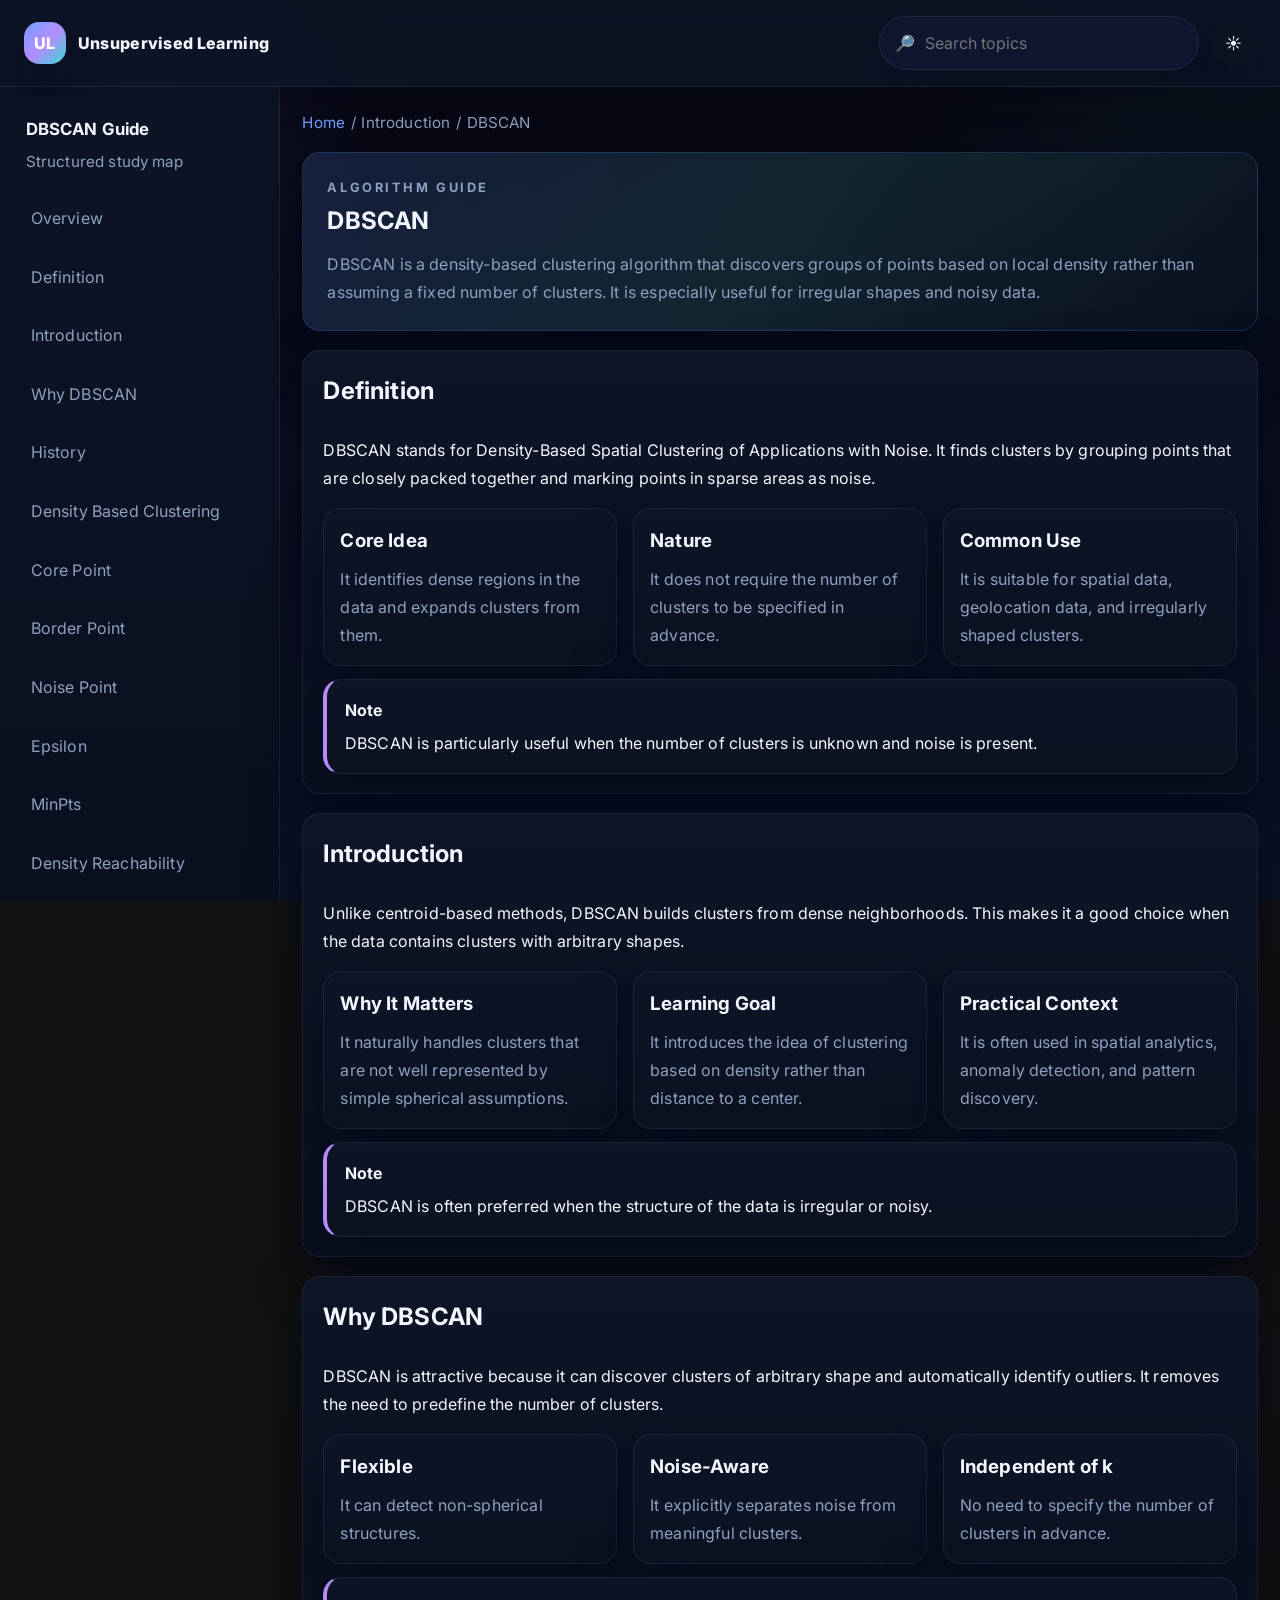
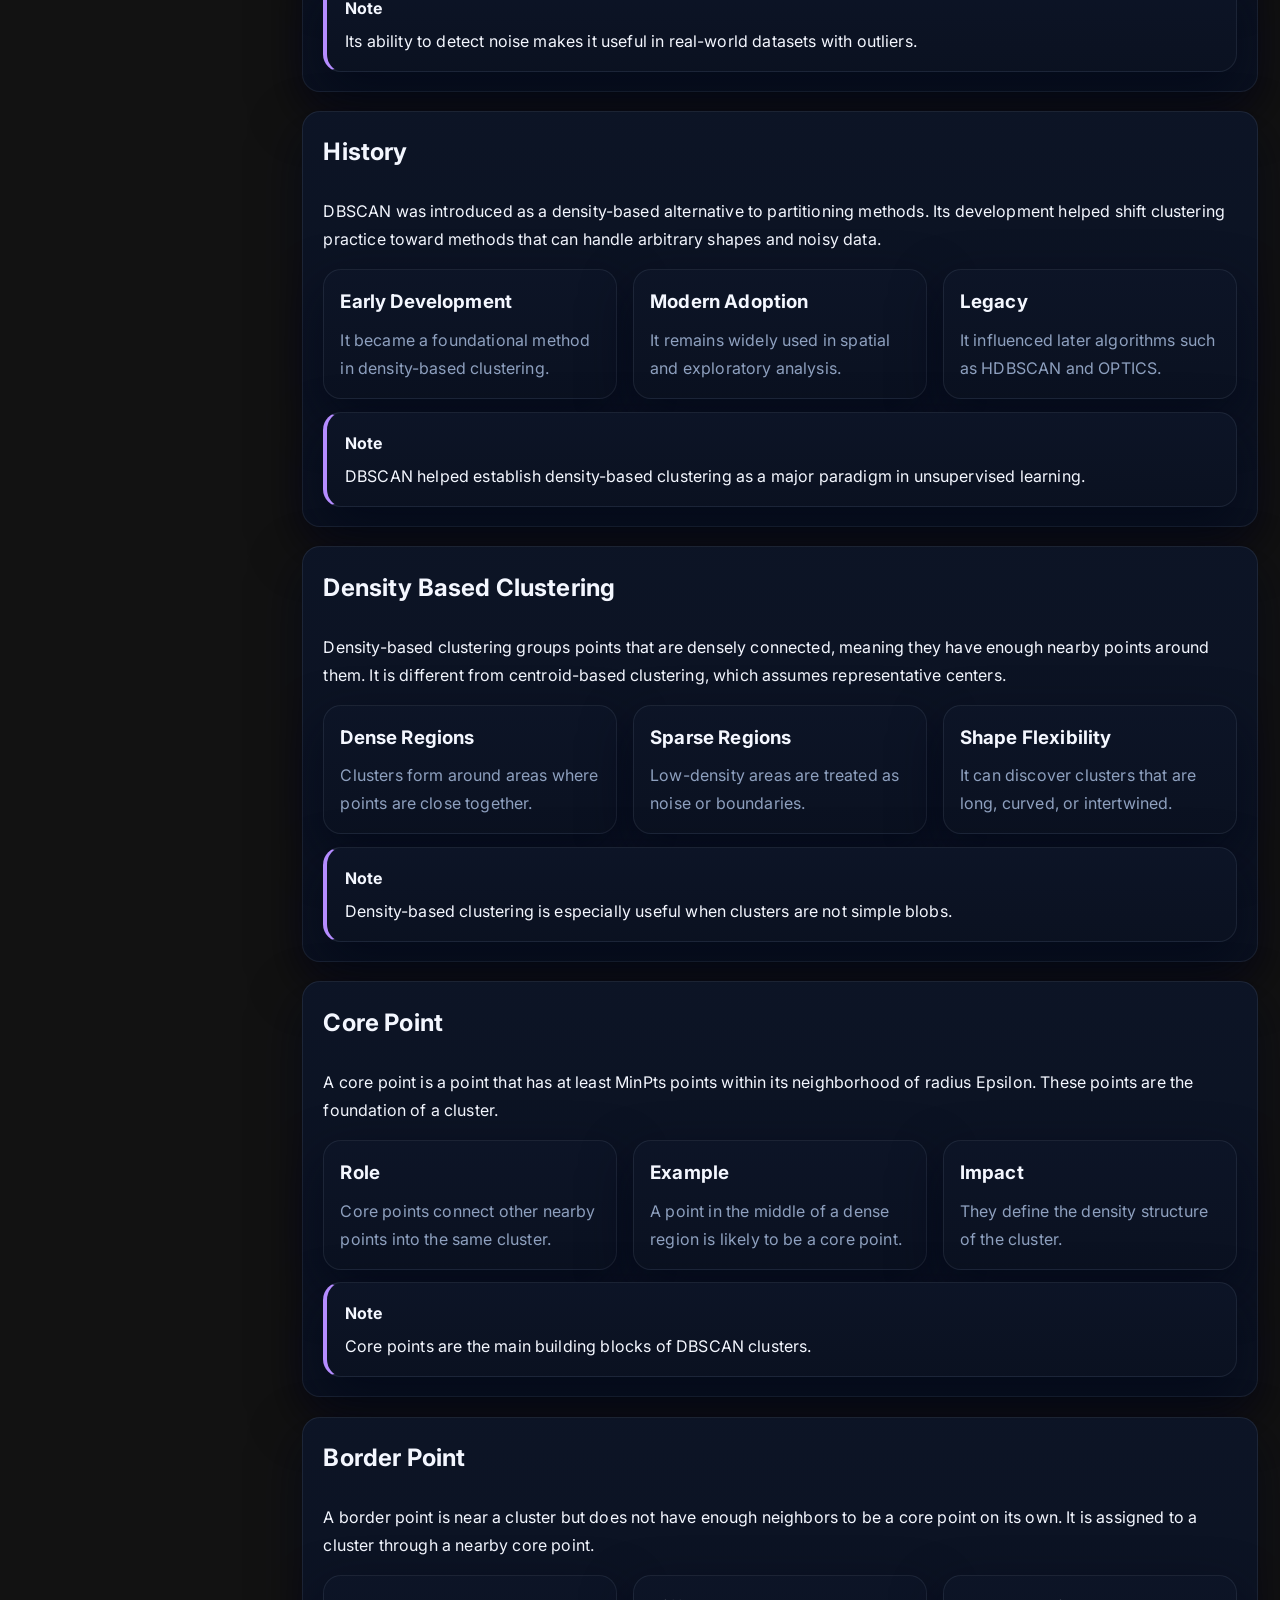
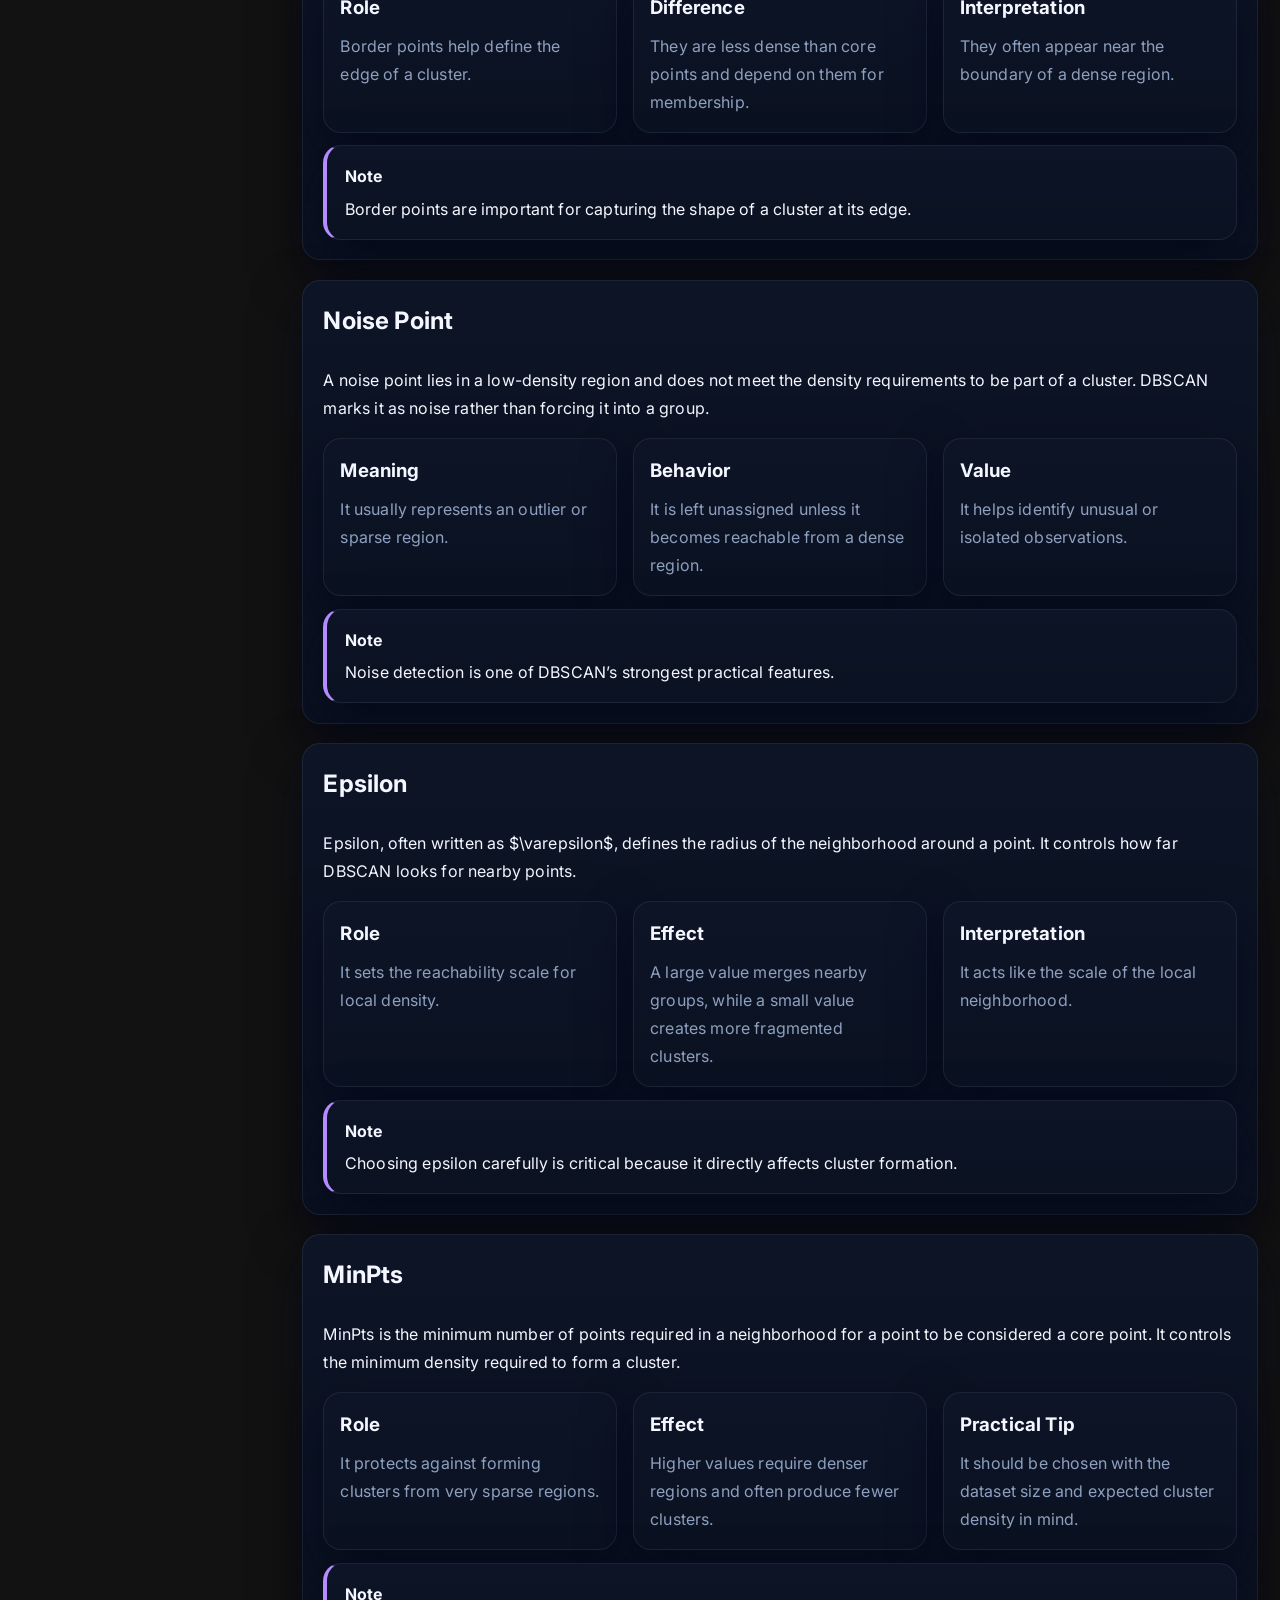
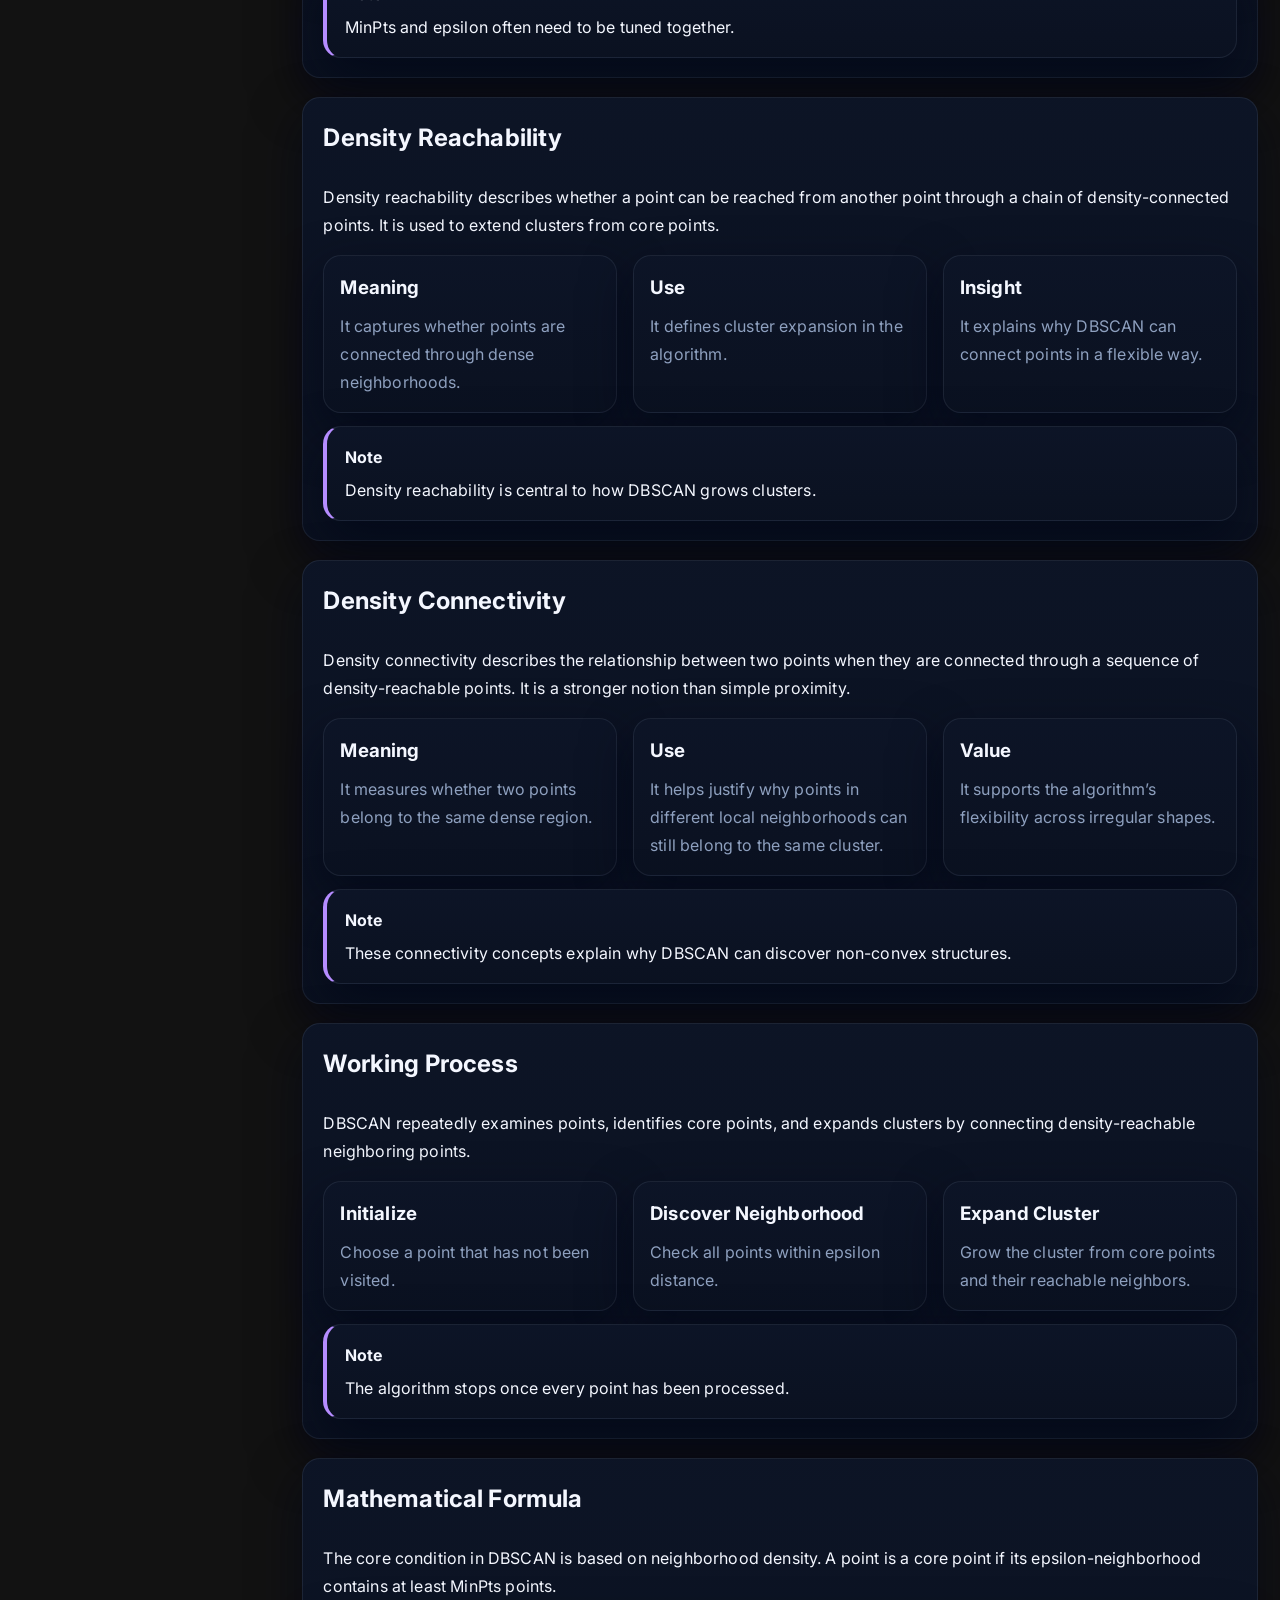
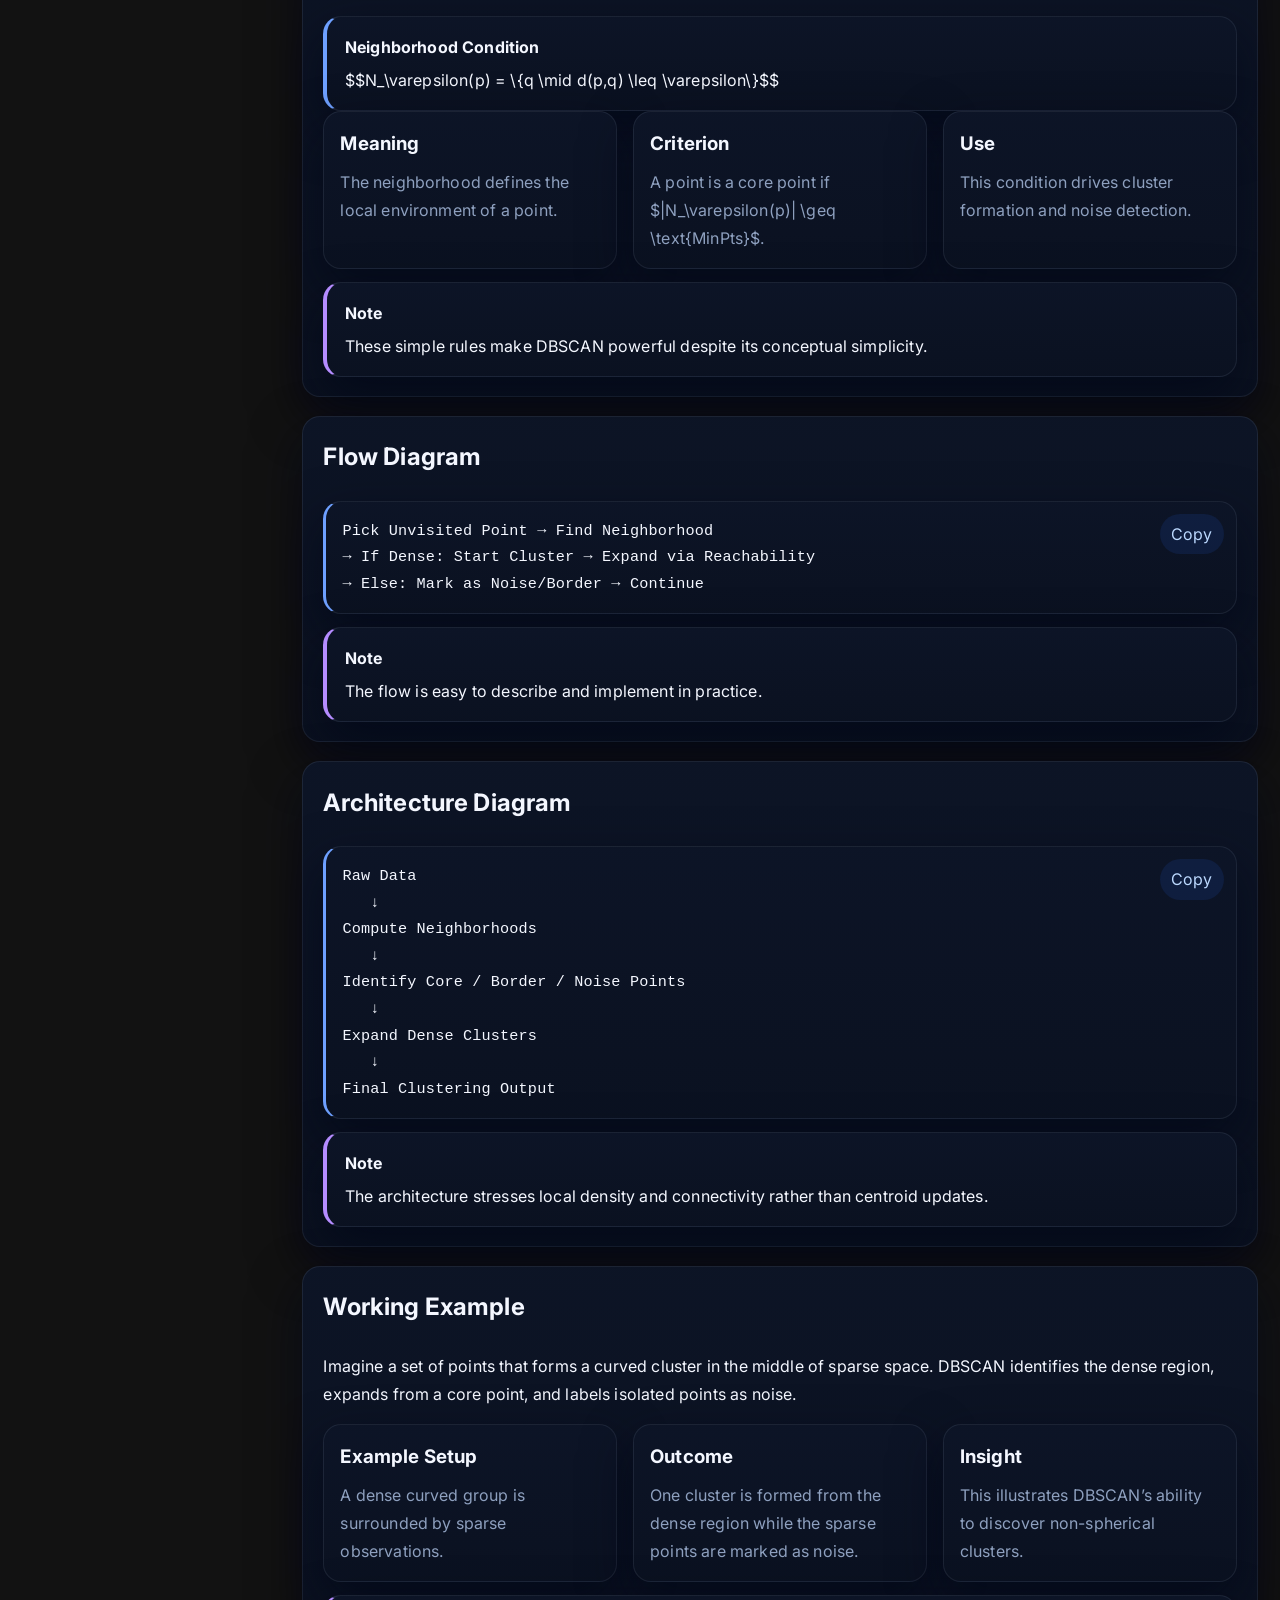
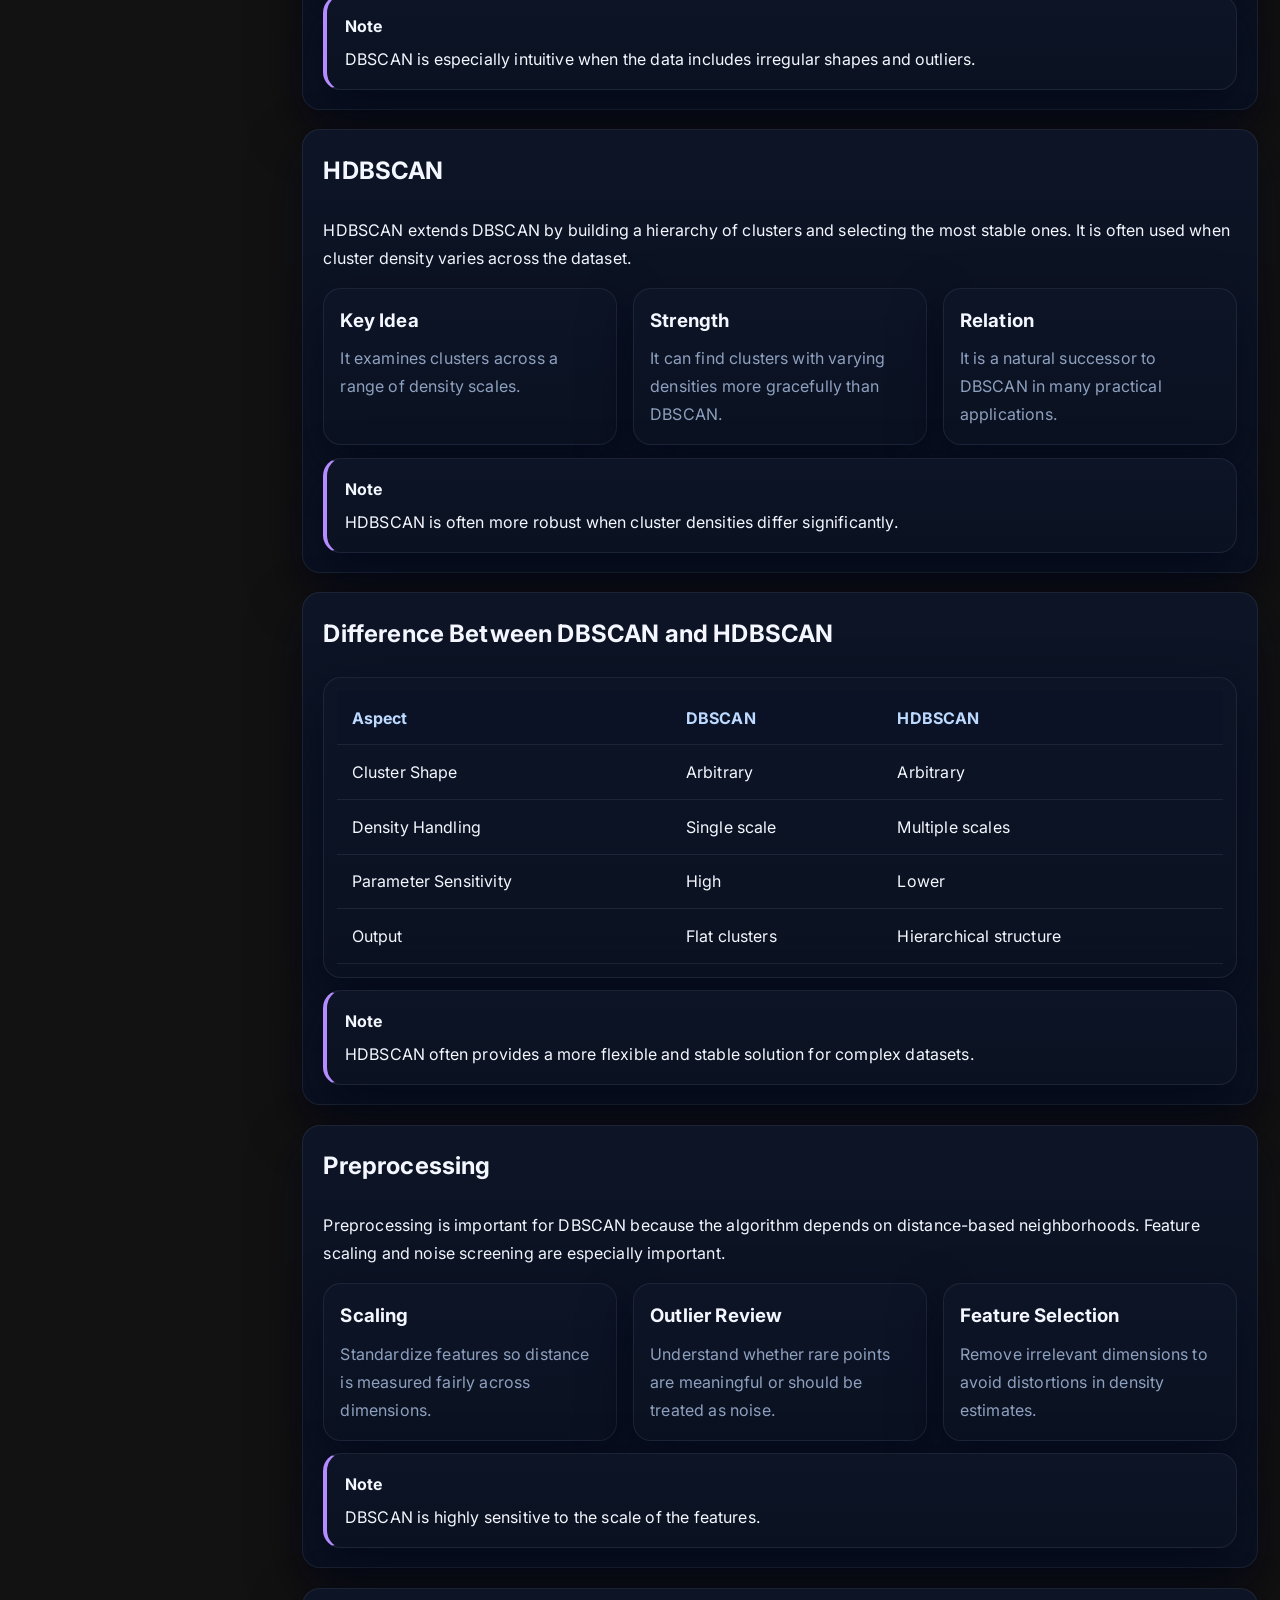
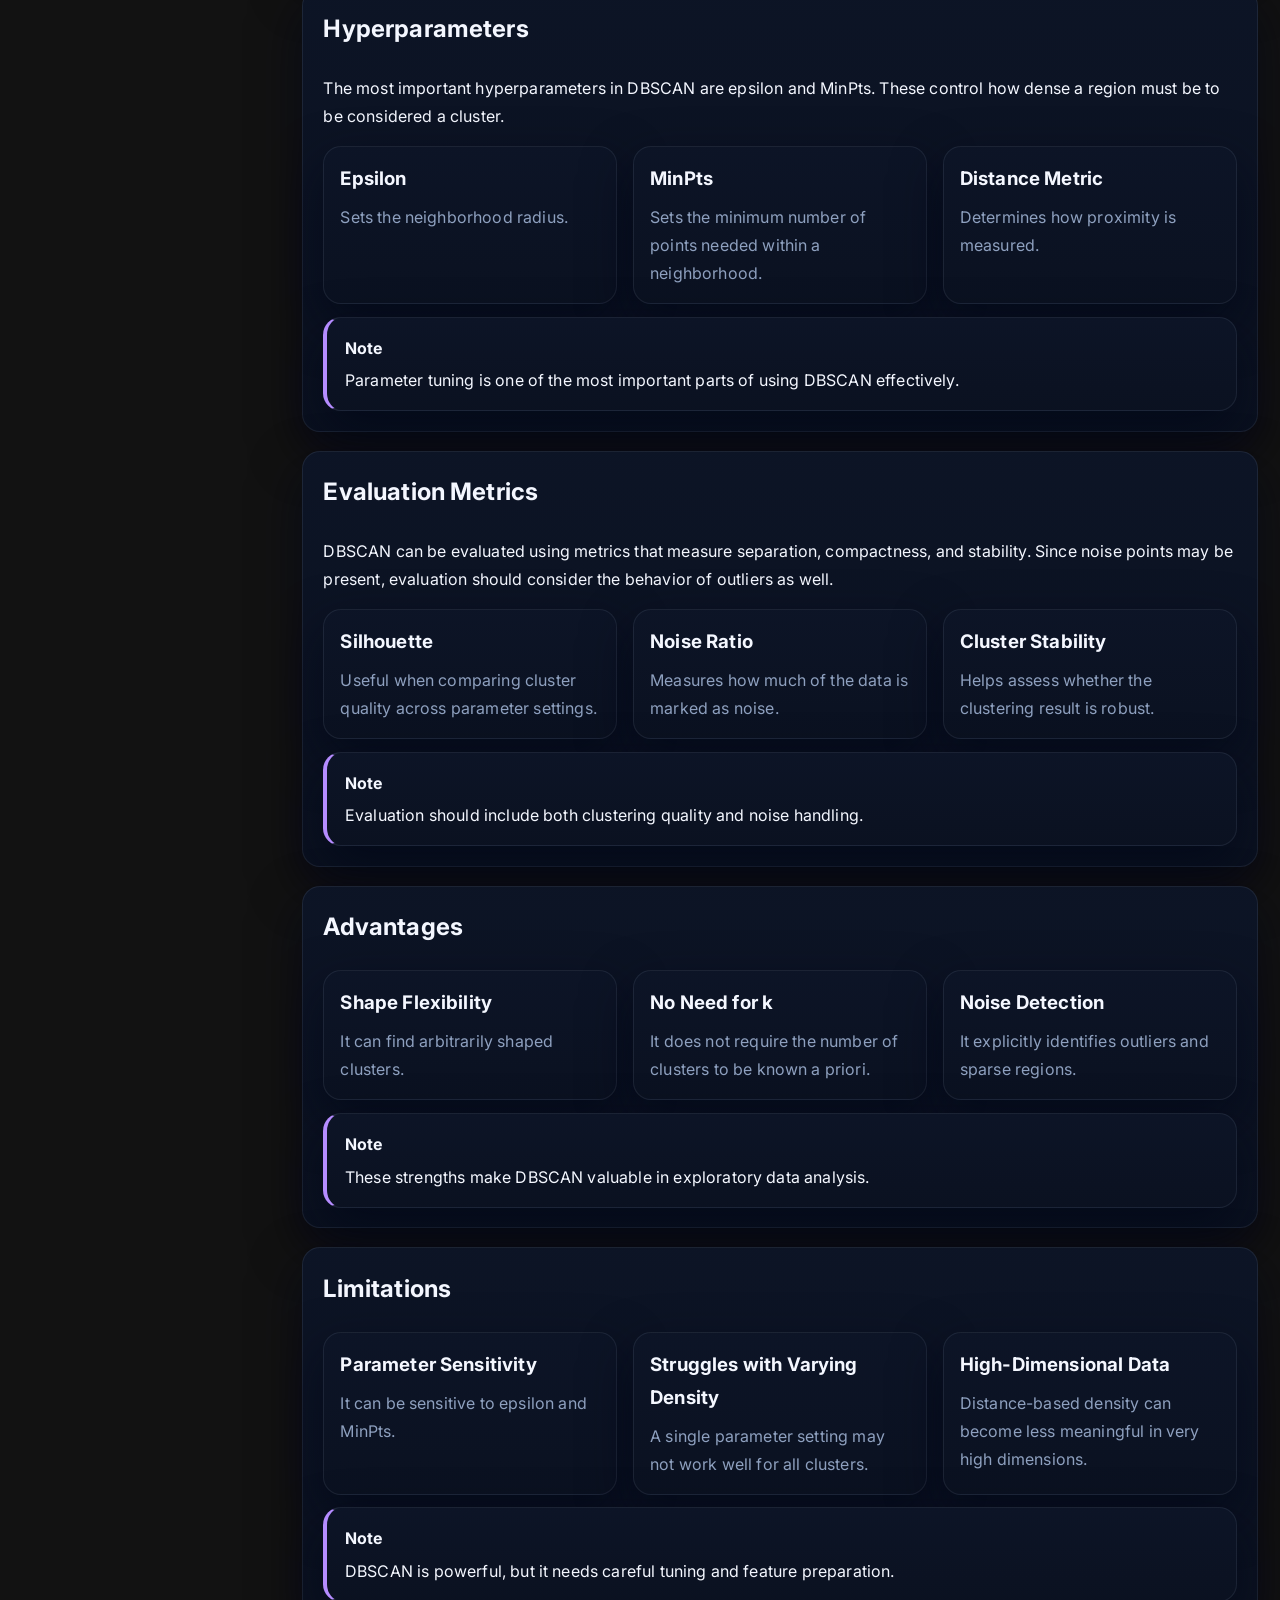
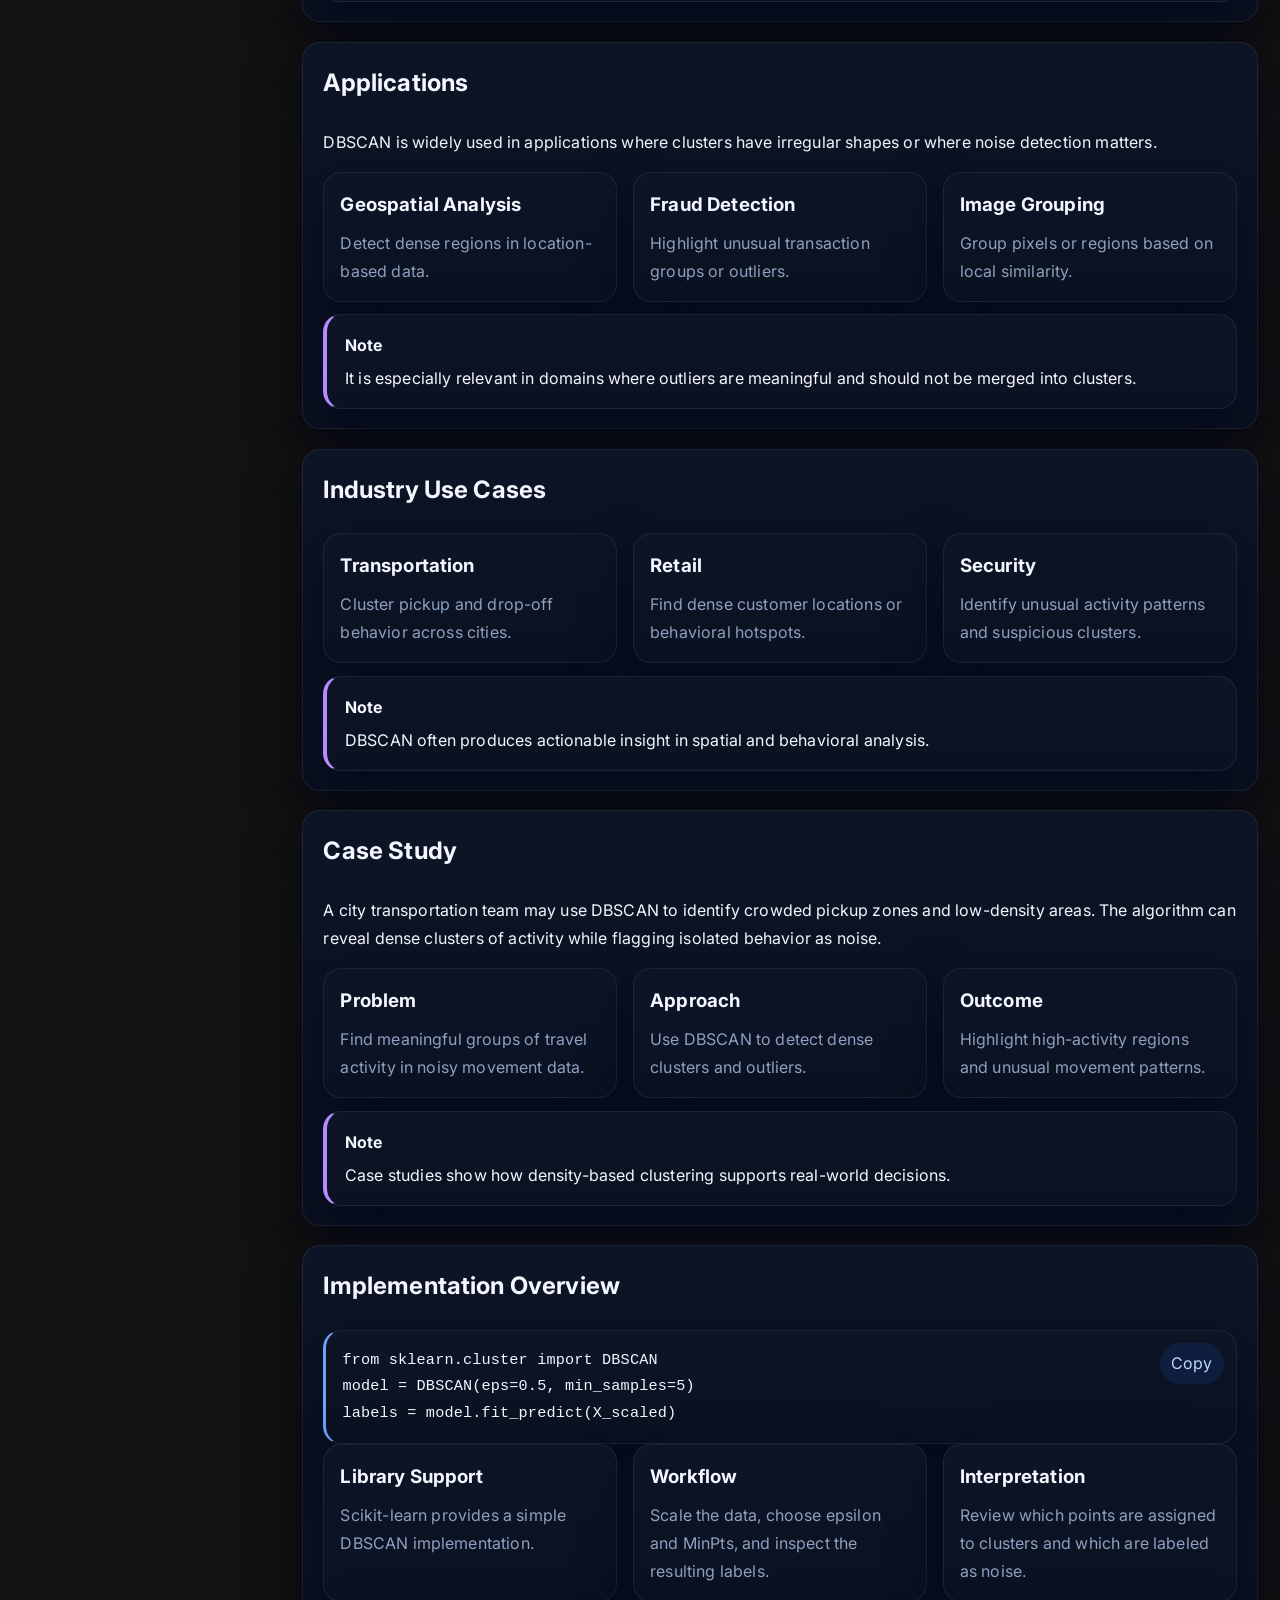
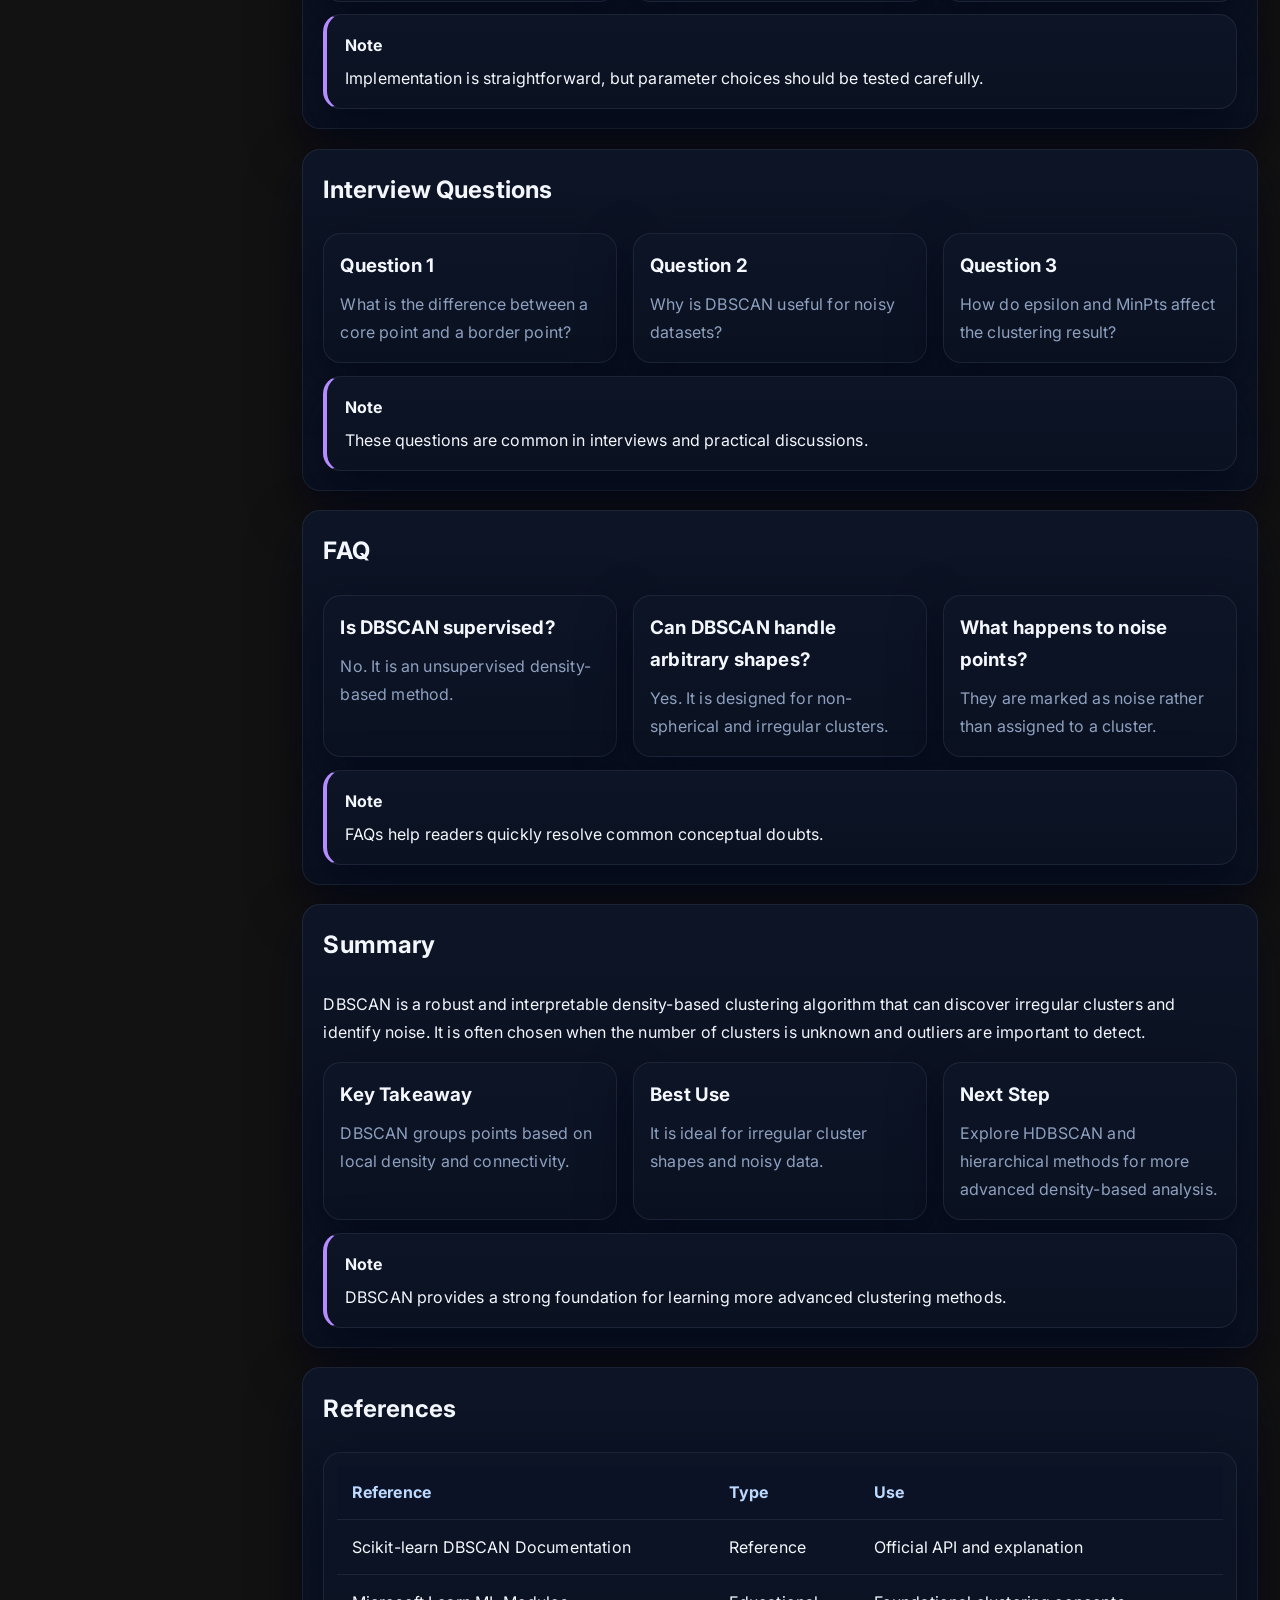
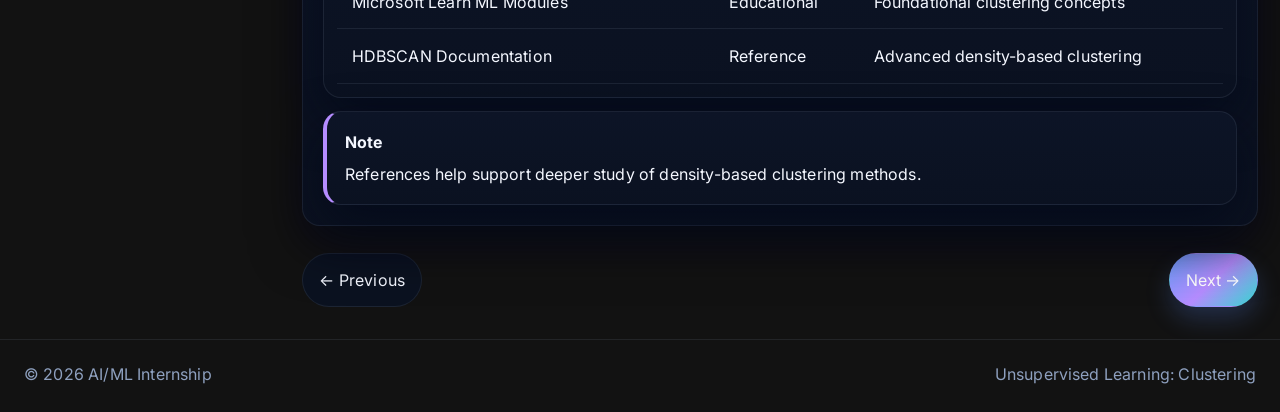
<file: dbscan/index.html>
<!DOCTYPE html>
<html lang="en">
  <head>
    <meta charset="UTF-8" />
    <meta name="viewport" content="width=device-width, initial-scale=1.0" />
    <title>DBSCAN | Unsupervised Learning</title>
    <meta name="theme-color" content="#060b16" />
    <link rel="preconnect" href="https://fonts.googleapis.com">
    <link rel="preconnect" href="https://fonts.gstatic.com" crossorigin>
    <link href="https://fonts.googleapis.com/css2?family=Inter:wght@300;400;600;700;800&display=swap" rel="stylesheet">
    <link rel="stylesheet" href="../css/styles.css" />
  </head>
  <body>
    <a class="skip-link" href="#main-content">Skip to content</a>
    <div class="reading-progress"></div>
    <header class="topbar">
      <a class="brand" href="../index.html">
        <span class="brand-mark">UL</span>
        <span>Unsupervised Learning</span>
      </a>
      <div class="topbar-actions">
        <label class="search-wrapper">
          <span>🔎</span>
          <input type="search" placeholder="Search topics" data-search-input />
          <div class="search-results" aria-live="polite"></div>
        </label>
        <button class="mobile-toggle" aria-label="Toggle navigation">☰</button>
        <button class="icon-btn" data-theme-toggle aria-label="Toggle theme">🌙</button>
      </div>
    </header>

    <div class="overlay"></div>

    <div class="page-shell">
      <aside class="sidebar">
        <div class="sidebar-header">
          <h2>DBSCAN Guide</h2>
          <p>Structured study map</p>
        </div>
        <nav class="sidebar-nav" aria-label="DBSCAN navigation">
          <a class="sidebar-link" href="#overview">Overview</a>
          <a class="sidebar-link" href="#definition">Definition</a>
          <a class="sidebar-link" href="#introduction">Introduction</a>
          <a class="sidebar-link" href="#why-dbscan">Why DBSCAN</a>
          <a class="sidebar-link" href="#history">History</a>
          <a class="sidebar-link" href="#density-based-clustering">Density Based Clustering</a>
          <a class="sidebar-link" href="#core-point">Core Point</a>
          <a class="sidebar-link" href="#border-point">Border Point</a>
          <a class="sidebar-link" href="#noise-point">Noise Point</a>
          <a class="sidebar-link" href="#epsilon">Epsilon</a>
          <a class="sidebar-link" href="#minpts">MinPts</a>
          <a class="sidebar-link" href="#density-reachability">Density Reachability</a>
          <a class="sidebar-link" href="#density-connectivity">Density Connectivity</a>
          <a class="sidebar-link" href="#working-process">Working Process</a>
          <a class="sidebar-link" href="#formula">Mathematical Formula</a>
          <a class="sidebar-link" href="#flow-diagram">Flow Diagram</a>
          <a class="sidebar-link" href="#architecture-diagram">Architecture Diagram</a>
          <a class="sidebar-link" href="#working-example">Working Example</a>
          <a class="sidebar-link" href="#hdbscan">HDBSCAN</a>
          <a class="sidebar-link" href="#difference-hdbscan">Difference Between DBSCAN and HDBSCAN</a>
          <a class="sidebar-link" href="#preprocessing">Preprocessing</a>
          <a class="sidebar-link" href="#hyperparameters">Hyperparameters</a>
          <a class="sidebar-link" href="#evaluation-metrics">Evaluation Metrics</a>
          <a class="sidebar-link" href="#advantages">Advantages</a>
          <a class="sidebar-link" href="#limitations">Limitations</a>
          <a class="sidebar-link" href="#applications">Applications</a>
          <a class="sidebar-link" href="#industry-use-cases">Industry Use Cases</a>
          <a class="sidebar-link" href="#case-study">Case Study</a>
          <a class="sidebar-link" href="#implementation-overview">Implementation Overview</a>
          <a class="sidebar-link" href="#interview-questions">Interview Questions</a>
          <a class="sidebar-link" href="#faq">FAQ</a>
          <a class="sidebar-link" href="#summary">Summary</a>
          <a class="sidebar-link" href="#references">References</a>
        </nav>
      </aside>

      <main class="content-area" id="main-content">
        <nav class="breadcrumb" aria-label="Breadcrumb">
          <a href="../index.html">Home</a>
          <span>/</span>
          <span>Introduction</span>
          <span>/</span>
          <span>DBSCAN</span>
        </nav>

        <div class="doc-content">
          <section class="hero" id="overview">
            <p class="eyebrow">Algorithm Guide</p>
            <h1>DBSCAN</h1>
            <p>DBSCAN is a density-based clustering algorithm that discovers groups of points based on local density rather than assuming a fixed number of clusters. It is especially useful for irregular shapes and noisy data.</p>
          </section>

          <section class="section-block" id="definition">
            <div class="section-heading">
              <h2>Definition</h2>
            </div>
            <p>DBSCAN stands for Density-Based Spatial Clustering of Applications with Noise. It finds clusters by grouping points that are closely packed together and marking points in sparse areas as noise.</p>
            <div class="card-grid">
              <article class="card"><h3>Core Idea</h3><p>It identifies dense regions in the data and expands clusters from them.</p></article>
              <article class="card"><h3>Nature</h3><p>It does not require the number of clusters to be specified in advance.</p></article>
              <article class="card"><h3>Common Use</h3><p>It is suitable for spatial data, geolocation data, and irregularly shaped clusters.</p></article>
            </div>
            <div class="note-box"><strong>Note</strong><span>DBSCAN is particularly useful when the number of clusters is unknown and noise is present.</span></div>
          </section>

          <section class="section-block" id="introduction">
            <div class="section-heading">
              <h2>Introduction</h2>
            </div>
            <p>Unlike centroid-based methods, DBSCAN builds clusters from dense neighborhoods. This makes it a good choice when the data contains clusters with arbitrary shapes.</p>
            <div class="card-grid">
              <article class="card"><h3>Why It Matters</h3><p>It naturally handles clusters that are not well represented by simple spherical assumptions.</p></article>
              <article class="card"><h3>Learning Goal</h3><p>It introduces the idea of clustering based on density rather than distance to a center.</p></article>
              <article class="card"><h3>Practical Context</h3><p>It is often used in spatial analytics, anomaly detection, and pattern discovery.</p></article>
            </div>
            <div class="note-box"><strong>Note</strong><span>DBSCAN is often preferred when the structure of the data is irregular or noisy.</span></div>
          </section>

          <section class="section-block" id="why-dbscan">
            <div class="section-heading">
              <h2>Why DBSCAN</h2>
            </div>
            <p>DBSCAN is attractive because it can discover clusters of arbitrary shape and automatically identify outliers. It removes the need to predefine the number of clusters.</p>
            <div class="card-grid">
              <article class="card"><h3>Flexible</h3><p>It can detect non-spherical structures.</p></article>
              <article class="card"><h3>Noise-Aware</h3><p>It explicitly separates noise from meaningful clusters.</p></article>
              <article class="card"><h3>Independent of k</h3><p>No need to specify the number of clusters in advance.</p></article>
            </div>
            <div class="note-box"><strong>Note</strong><span>Its ability to detect noise makes it useful in real-world datasets with outliers.</span></div>
          </section>

          <section class="section-block" id="history">
            <div class="section-heading">
              <h2>History</h2>
            </div>
            <p>DBSCAN was introduced as a density-based alternative to partitioning methods. Its development helped shift clustering practice toward methods that can handle arbitrary shapes and noisy data.</p>
            <div class="card-grid">
              <article class="card"><h3>Early Development</h3><p>It became a foundational method in density-based clustering.</p></article>
              <article class="card"><h3>Modern Adoption</h3><p>It remains widely used in spatial and exploratory analysis.</p></article>
              <article class="card"><h3>Legacy</h3><p>It influenced later algorithms such as HDBSCAN and OPTICS.</p></article>
            </div>
            <div class="note-box"><strong>Note</strong><span>DBSCAN helped establish density-based clustering as a major paradigm in unsupervised learning.</span></div>
          </section>

          <section class="section-block" id="density-based-clustering">
            <div class="section-heading">
              <h2>Density Based Clustering</h2>
            </div>
            <p>Density-based clustering groups points that are densely connected, meaning they have enough nearby points around them. It is different from centroid-based clustering, which assumes representative centers.</p>
            <div class="card-grid">
              <article class="card"><h3>Dense Regions</h3><p>Clusters form around areas where points are close together.</p></article>
              <article class="card"><h3>Sparse Regions</h3><p>Low-density areas are treated as noise or boundaries.</p></article>
              <article class="card"><h3>Shape Flexibility</h3><p>It can discover clusters that are long, curved, or intertwined.</p></article>
            </div>
            <div class="note-box"><strong>Note</strong><span>Density-based clustering is especially useful when clusters are not simple blobs.</span></div>
          </section>

          <section class="section-block" id="core-point">
            <div class="section-heading">
              <h2>Core Point</h2>
            </div>
            <p>A core point is a point that has at least MinPts points within its neighborhood of radius Epsilon. These points are the foundation of a cluster.</p>
            <div class="card-grid">
              <article class="card"><h3>Role</h3><p>Core points connect other nearby points into the same cluster.</p></article>
              <article class="card"><h3>Example</h3><p>A point in the middle of a dense region is likely to be a core point.</p></article>
              <article class="card"><h3>Impact</h3><p>They define the density structure of the cluster.</p></article>
            </div>
            <div class="note-box"><strong>Note</strong><span>Core points are the main building blocks of DBSCAN clusters.</span></div>
          </section>

          <section class="section-block" id="border-point">
            <div class="section-heading">
              <h2>Border Point</h2>
            </div>
            <p>A border point is near a cluster but does not have enough neighbors to be a core point on its own. It is assigned to a cluster through a nearby core point.</p>
            <div class="card-grid">
              <article class="card"><h3>Role</h3><p>Border points help define the edge of a cluster.</p></article>
              <article class="card"><h3>Difference</h3><p>They are less dense than core points and depend on them for membership.</p></article>
              <article class="card"><h3>Interpretation</h3><p>They often appear near the boundary of a dense region.</p></article>
            </div>
            <div class="note-box"><strong>Note</strong><span>Border points are important for capturing the shape of a cluster at its edge.</span></div>
          </section>

          <section class="section-block" id="noise-point">
            <div class="section-heading">
              <h2>Noise Point</h2>
            </div>
            <p>A noise point lies in a low-density region and does not meet the density requirements to be part of a cluster. DBSCAN marks it as noise rather than forcing it into a group.</p>
            <div class="card-grid">
              <article class="card"><h3>Meaning</h3><p>It usually represents an outlier or sparse region.</p></article>
              <article class="card"><h3>Behavior</h3><p>It is left unassigned unless it becomes reachable from a dense region.</p></article>
              <article class="card"><h3>Value</h3><p>It helps identify unusual or isolated observations.</p></article>
            </div>
            <div class="note-box"><strong>Note</strong><span>Noise detection is one of DBSCAN’s strongest practical features.</span></div>
          </section>

          <section class="section-block" id="epsilon">
            <div class="section-heading">
              <h2>Epsilon</h2>
            </div>
            <p>Epsilon, often written as $\varepsilon$, defines the radius of the neighborhood around a point. It controls how far DBSCAN looks for nearby points.</p>
            <div class="card-grid">
              <article class="card"><h3>Role</h3><p>It sets the reachability scale for local density.</p></article>
              <article class="card"><h3>Effect</h3><p>A large value merges nearby groups, while a small value creates more fragmented clusters.</p></article>
              <article class="card"><h3>Interpretation</h3><p>It acts like the scale of the local neighborhood.</p></article>
            </div>
            <div class="note-box"><strong>Note</strong><span>Choosing epsilon carefully is critical because it directly affects cluster formation.</span></div>
          </section>

          <section class="section-block" id="minpts">
            <div class="section-heading">
              <h2>MinPts</h2>
            </div>
            <p>MinPts is the minimum number of points required in a neighborhood for a point to be considered a core point. It controls the minimum density required to form a cluster.</p>
            <div class="card-grid">
              <article class="card"><h3>Role</h3><p>It protects against forming clusters from very sparse regions.</p></article>
              <article class="card"><h3>Effect</h3><p>Higher values require denser regions and often produce fewer clusters.</p></article>
              <article class="card"><h3>Practical Tip</h3><p>It should be chosen with the dataset size and expected cluster density in mind.</p></article>
            </div>
            <div class="note-box"><strong>Note</strong><span>MinPts and epsilon often need to be tuned together.</span></div>
          </section>

          <section class="section-block" id="density-reachability">
            <div class="section-heading">
              <h2>Density Reachability</h2>
            </div>
            <p>Density reachability describes whether a point can be reached from another point through a chain of density-connected points. It is used to extend clusters from core points.</p>
            <div class="card-grid">
              <article class="card"><h3>Meaning</h3><p>It captures whether points are connected through dense neighborhoods.</p></article>
              <article class="card"><h3>Use</h3><p>It defines cluster expansion in the algorithm.</p></article>
              <article class="card"><h3>Insight</h3><p>It explains why DBSCAN can connect points in a flexible way.</p></article>
            </div>
            <div class="note-box"><strong>Note</strong><span>Density reachability is central to how DBSCAN grows clusters.</span></div>
          </section>

          <section class="section-block" id="density-connectivity">
            <div class="section-heading">
              <h2>Density Connectivity</h2>
            </div>
            <p>Density connectivity describes the relationship between two points when they are connected through a sequence of density-reachable points. It is a stronger notion than simple proximity.</p>
            <div class="card-grid">
              <article class="card"><h3>Meaning</h3><p>It measures whether two points belong to the same dense region.</p></article>
              <article class="card"><h3>Use</h3><p>It helps justify why points in different local neighborhoods can still belong to the same cluster.</p></article>
              <article class="card"><h3>Value</h3><p>It supports the algorithm’s flexibility across irregular shapes.</p></article>
            </div>
            <div class="note-box"><strong>Note</strong><span>These connectivity concepts explain why DBSCAN can discover non-convex structures.</span></div>
          </section>

          <section class="section-block" id="working-process">
            <div class="section-heading">
              <h2>Working Process</h2>
            </div>
            <p>DBSCAN repeatedly examines points, identifies core points, and expands clusters by connecting density-reachable neighboring points.</p>
            <div class="card-grid">
              <article class="card"><h3>Initialize</h3><p>Choose a point that has not been visited.</p></article>
              <article class="card"><h3>Discover Neighborhood</h3><p>Check all points within epsilon distance.</p></article>
              <article class="card"><h3>Expand Cluster</h3><p>Grow the cluster from core points and their reachable neighbors.</p></article>
            </div>
            <div class="note-box"><strong>Note</strong><span>The algorithm stops once every point has been processed.</span></div>
          </section>

          <section class="section-block" id="formula">
            <div class="section-heading">
              <h2>Mathematical Formula</h2>
            </div>
            <p>The core condition in DBSCAN is based on neighborhood density. A point is a core point if its epsilon-neighborhood contains at least MinPts points.</p>
            <div class="formula-card">
              <strong>Neighborhood Condition</strong>
              <span>$$N_\varepsilon(p) = \{q \mid d(p,q) \leq \varepsilon\}$$</span>
            </div>
            <div class="card-grid">
              <article class="card"><h3>Meaning</h3><p>The neighborhood defines the local environment of a point.</p></article>
              <article class="card"><h3>Criterion</h3><p>A point is a core point if $|N_\varepsilon(p)| \geq \text{MinPts}$.</p></article>
              <article class="card"><h3>Use</h3><p>This condition drives cluster formation and noise detection.</p></article>
            </div>
            <div class="note-box"><strong>Note</strong><span>These simple rules make DBSCAN powerful despite its conceptual simplicity.</span></div>
          </section>

          <section class="section-block" id="flow-diagram">
            <div class="section-heading">
              <h2>Flow Diagram</h2>
            </div>
            <div class="code-block">
              <pre><code>Pick Unvisited Point → Find Neighborhood
→ If Dense: Start Cluster → Expand via Reachability
→ Else: Mark as Noise/Border → Continue</code></pre>
            </div>
            <div class="note-box"><strong>Note</strong><span>The flow is easy to describe and implement in practice.</span></div>
          </section>

          <section class="section-block" id="architecture-diagram">
            <div class="section-heading">
              <h2>Architecture Diagram</h2>
            </div>
            <div class="code-block">
              <pre><code>Raw Data
   ↓
Compute Neighborhoods
   ↓
Identify Core / Border / Noise Points
   ↓
Expand Dense Clusters
   ↓
Final Clustering Output</code></pre>
            </div>
            <div class="note-box"><strong>Note</strong><span>The architecture stresses local density and connectivity rather than centroid updates.</span></div>
          </section>

          <section class="section-block" id="working-example">
            <div class="section-heading">
              <h2>Working Example</h2>
            </div>
            <p>Imagine a set of points that forms a curved cluster in the middle of sparse space. DBSCAN identifies the dense region, expands from a core point, and labels isolated points as noise.</p>
            <div class="card-grid">
              <article class="card"><h3>Example Setup</h3><p>A dense curved group is surrounded by sparse observations.</p></article>
              <article class="card"><h3>Outcome</h3><p>One cluster is formed from the dense region while the sparse points are marked as noise.</p></article>
              <article class="card"><h3>Insight</h3><p>This illustrates DBSCAN’s ability to discover non-spherical clusters.</p></article>
            </div>
            <div class="note-box"><strong>Note</strong><span>DBSCAN is especially intuitive when the data includes irregular shapes and outliers.</span></div>
          </section>

          <section class="section-block" id="hdbscan">
            <div class="section-heading">
              <h2>HDBSCAN</h2>
            </div>
            <p>HDBSCAN extends DBSCAN by building a hierarchy of clusters and selecting the most stable ones. It is often used when cluster density varies across the dataset.</p>
            <div class="card-grid">
              <article class="card"><h3>Key Idea</h3><p>It examines clusters across a range of density scales.</p></article>
              <article class="card"><h3>Strength</h3><p>It can find clusters with varying densities more gracefully than DBSCAN.</p></article>
              <article class="card"><h3>Relation</h3><p>It is a natural successor to DBSCAN in many practical applications.</p></article>
            </div>
            <div class="note-box"><strong>Note</strong><span>HDBSCAN is often more robust when cluster densities differ significantly.</span></div>
          </section>

          <section class="section-block" id="difference-hdbscan">
            <div class="section-heading">
              <h2>Difference Between DBSCAN and HDBSCAN</h2>
            </div>
            <div class="table-wrapper">
              <table>
                <thead>
                  <tr><th>Aspect</th><th>DBSCAN</th><th>HDBSCAN</th></tr>
                </thead>
                <tbody>
                  <tr><td>Cluster Shape</td><td>Arbitrary</td><td>Arbitrary</td></tr>
                  <tr><td>Density Handling</td><td>Single scale</td><td>Multiple scales</td></tr>
                  <tr><td>Parameter Sensitivity</td><td>High</td><td>Lower</td></tr>
                  <tr><td>Output</td><td>Flat clusters</td><td>Hierarchical structure</td></tr>
                </tbody>
              </table>
            </div>
            <div class="note-box"><strong>Note</strong><span>HDBSCAN often provides a more flexible and stable solution for complex datasets.</span></div>
          </section>

          <section class="section-block" id="preprocessing">
            <div class="section-heading">
              <h2>Preprocessing</h2>
            </div>
            <p>Preprocessing is important for DBSCAN because the algorithm depends on distance-based neighborhoods. Feature scaling and noise screening are especially important.</p>
            <div class="card-grid">
              <article class="card"><h3>Scaling</h3><p>Standardize features so distance is measured fairly across dimensions.</p></article>
              <article class="card"><h3>Outlier Review</h3><p>Understand whether rare points are meaningful or should be treated as noise.</p></article>
              <article class="card"><h3>Feature Selection</h3><p>Remove irrelevant dimensions to avoid distortions in density estimates.</p></article>
            </div>
            <div class="note-box"><strong>Note</strong><span>DBSCAN is highly sensitive to the scale of the features.</span></div>
          </section>

          <section class="section-block" id="hyperparameters">
            <div class="section-heading">
              <h2>Hyperparameters</h2>
            </div>
            <p>The most important hyperparameters in DBSCAN are epsilon and MinPts. These control how dense a region must be to be considered a cluster.</p>
            <div class="card-grid">
              <article class="card"><h3>Epsilon</h3><p>Sets the neighborhood radius.</p></article>
              <article class="card"><h3>MinPts</h3><p>Sets the minimum number of points needed within a neighborhood.</p></article>
              <article class="card"><h3>Distance Metric</h3><p>Determines how proximity is measured.</p></article>
            </div>
            <div class="note-box"><strong>Note</strong><span>Parameter tuning is one of the most important parts of using DBSCAN effectively.</span></div>
          </section>

          <section class="section-block" id="evaluation-metrics">
            <div class="section-heading">
              <h2>Evaluation Metrics</h2>
            </div>
            <p>DBSCAN can be evaluated using metrics that measure separation, compactness, and stability. Since noise points may be present, evaluation should consider the behavior of outliers as well.</p>
            <div class="card-grid">
              <article class="card"><h3>Silhouette</h3><p>Useful when comparing cluster quality across parameter settings.</p></article>
              <article class="card"><h3>Noise Ratio</h3><p>Measures how much of the data is marked as noise.</p></article>
              <article class="card"><h3>Cluster Stability</h3><p>Helps assess whether the clustering result is robust.</p></article>
            </div>
            <div class="note-box"><strong>Note</strong><span>Evaluation should include both clustering quality and noise handling.</span></div>
          </section>

          <section class="section-block" id="advantages">
            <div class="section-heading">
              <h2>Advantages</h2>
            </div>
            <div class="card-grid">
              <article class="card"><h3>Shape Flexibility</h3><p>It can find arbitrarily shaped clusters.</p></article>
              <article class="card"><h3>No Need for k</h3><p>It does not require the number of clusters to be known a priori.</p></article>
              <article class="card"><h3>Noise Detection</h3><p>It explicitly identifies outliers and sparse regions.</p></article>
            </div>
            <div class="note-box"><strong>Note</strong><span>These strengths make DBSCAN valuable in exploratory data analysis.</span></div>
          </section>

          <section class="section-block" id="limitations">
            <div class="section-heading">
              <h2>Limitations</h2>
            </div>
            <div class="card-grid">
              <article class="card"><h3>Parameter Sensitivity</h3><p>It can be sensitive to epsilon and MinPts.</p></article>
              <article class="card"><h3>Struggles with Varying Density</h3><p>A single parameter setting may not work well for all clusters.</p></article>
              <article class="card"><h3>High-Dimensional Data</h3><p>Distance-based density can become less meaningful in very high dimensions.</p></article>
            </div>
            <div class="note-box"><strong>Note</strong><span>DBSCAN is powerful, but it needs careful tuning and feature preparation.</span></div>
          </section>

          <section class="section-block" id="applications">
            <div class="section-heading">
              <h2>Applications</h2>
            </div>
            <p>DBSCAN is widely used in applications where clusters have irregular shapes or where noise detection matters.</p>
            <div class="card-grid">
              <article class="card"><h3>Geospatial Analysis</h3><p>Detect dense regions in location-based data.</p></article>
              <article class="card"><h3>Fraud Detection</h3><p>Highlight unusual transaction groups or outliers.</p></article>
              <article class="card"><h3>Image Grouping</h3><p>Group pixels or regions based on local similarity.</p></article>
            </div>
            <div class="note-box"><strong>Note</strong><span>It is especially relevant in domains where outliers are meaningful and should not be merged into clusters.</span></div>
          </section>

          <section class="section-block" id="industry-use-cases">
            <div class="section-heading">
              <h2>Industry Use Cases</h2>
            </div>
            <div class="card-grid">
              <article class="card"><h3>Transportation</h3><p>Cluster pickup and drop-off behavior across cities.</p></article>
              <article class="card"><h3>Retail</h3><p>Find dense customer locations or behavioral hotspots.</p></article>
              <article class="card"><h3>Security</h3><p>Identify unusual activity patterns and suspicious clusters.</p></article>
            </div>
            <div class="note-box"><strong>Note</strong><span>DBSCAN often produces actionable insight in spatial and behavioral analysis.</span></div>
          </section>

          <section class="section-block" id="case-study">
            <div class="section-heading">
              <h2>Case Study</h2>
            </div>
            <p>A city transportation team may use DBSCAN to identify crowded pickup zones and low-density areas. The algorithm can reveal dense clusters of activity while flagging isolated behavior as noise.</p>
            <div class="card-grid">
              <article class="card"><h3>Problem</h3><p>Find meaningful groups of travel activity in noisy movement data.</p></article>
              <article class="card"><h3>Approach</h3><p>Use DBSCAN to detect dense clusters and outliers.</p></article>
              <article class="card"><h3>Outcome</h3><p>Highlight high-activity regions and unusual movement patterns.</p></article>
            </div>
            <div class="note-box"><strong>Note</strong><span>Case studies show how density-based clustering supports real-world decisions.</span></div>
          </section>

          <section class="section-block" id="implementation-overview">
            <div class="section-heading">
              <h2>Implementation Overview</h2>
            </div>
            <div class="code-block">
              <pre><code>from sklearn.cluster import DBSCAN
model = DBSCAN(eps=0.5, min_samples=5)
labels = model.fit_predict(X_scaled)</code></pre>
            </div>
            <div class="card-grid">
              <article class="card"><h3>Library Support</h3><p>Scikit-learn provides a simple DBSCAN implementation.</p></article>
              <article class="card"><h3>Workflow</h3><p>Scale the data, choose epsilon and MinPts, and inspect the resulting labels.</p></article>
              <article class="card"><h3>Interpretation</h3><p>Review which points are assigned to clusters and which are labeled as noise.</p></article>
            </div>
            <div class="note-box"><strong>Note</strong><span>Implementation is straightforward, but parameter choices should be tested carefully.</span></div>
          </section>

          <section class="section-block" id="interview-questions">
            <div class="section-heading">
              <h2>Interview Questions</h2>
            </div>
            <div class="card-grid">
              <article class="card"><h3>Question 1</h3><p>What is the difference between a core point and a border point?</p></article>
              <article class="card"><h3>Question 2</h3><p>Why is DBSCAN useful for noisy datasets?</p></article>
              <article class="card"><h3>Question 3</h3><p>How do epsilon and MinPts affect the clustering result?</p></article>
            </div>
            <div class="note-box"><strong>Note</strong><span>These questions are common in interviews and practical discussions.</span></div>
          </section>

          <section class="section-block" id="faq">
            <div class="section-heading">
              <h2>FAQ</h2>
            </div>
            <div class="card-grid">
              <article class="card"><h3>Is DBSCAN supervised?</h3><p>No. It is an unsupervised density-based method.</p></article>
              <article class="card"><h3>Can DBSCAN handle arbitrary shapes?</h3><p>Yes. It is designed for non-spherical and irregular clusters.</p></article>
              <article class="card"><h3>What happens to noise points?</h3><p>They are marked as noise rather than assigned to a cluster.</p></article>
            </div>
            <div class="note-box"><strong>Note</strong><span>FAQs help readers quickly resolve common conceptual doubts.</span></div>
          </section>

          <section class="section-block" id="summary">
            <div class="section-heading">
              <h2>Summary</h2>
            </div>
            <p>DBSCAN is a robust and interpretable density-based clustering algorithm that can discover irregular clusters and identify noise. It is often chosen when the number of clusters is unknown and outliers are important to detect.</p>
            <div class="card-grid">
              <article class="card"><h3>Key Takeaway</h3><p>DBSCAN groups points based on local density and connectivity.</p></article>
              <article class="card"><h3>Best Use</h3><p>It is ideal for irregular cluster shapes and noisy data.</p></article>
              <article class="card"><h3>Next Step</h3><p>Explore HDBSCAN and hierarchical methods for more advanced density-based analysis.</p></article>
            </div>
            <div class="note-box"><strong>Note</strong><span>DBSCAN provides a strong foundation for learning more advanced clustering methods.</span></div>
          </section>

          <section class="section-block" id="references">
            <div class="section-heading">
              <h2>References</h2>
            </div>
            <div class="table-wrapper">
              <table>
                <thead>
                  <tr><th>Reference</th><th>Type</th><th>Use</th></tr>
                </thead>
                <tbody>
                  <tr><td>Scikit-learn DBSCAN Documentation</td><td>Reference</td><td>Official API and explanation</td></tr>
                  <tr><td>Microsoft Learn ML Modules</td><td>Educational</td><td>Foundational clustering concepts</td></tr>
                  <tr><td>HDBSCAN Documentation</td><td>Reference</td><td>Advanced density-based clustering</td></tr>
                </tbody>
              </table>
            </div>
            <div class="note-box"><strong>Note</strong><span>References help support deeper study of density-based clustering methods.</span></div>
          </section>

          <div class="pagination">
            <a class="btn btn-secondary" href="../gmm/index.html">← Previous</a>
            <a class="btn btn-primary" href="../hierarchical/index.html">Next →</a>
          </div>
        </div>
      </main>
    </div>

    <footer class="site-footer">
      <span>© 2026 AI/ML Internship</span>
      <span>Unsupervised Learning: Clustering</span>
    </footer>

    <button class="scroll-top" aria-label="Scroll to top">↑</button>
    <script src="../js/main.js"></script>
  </body>
</html>
</file>
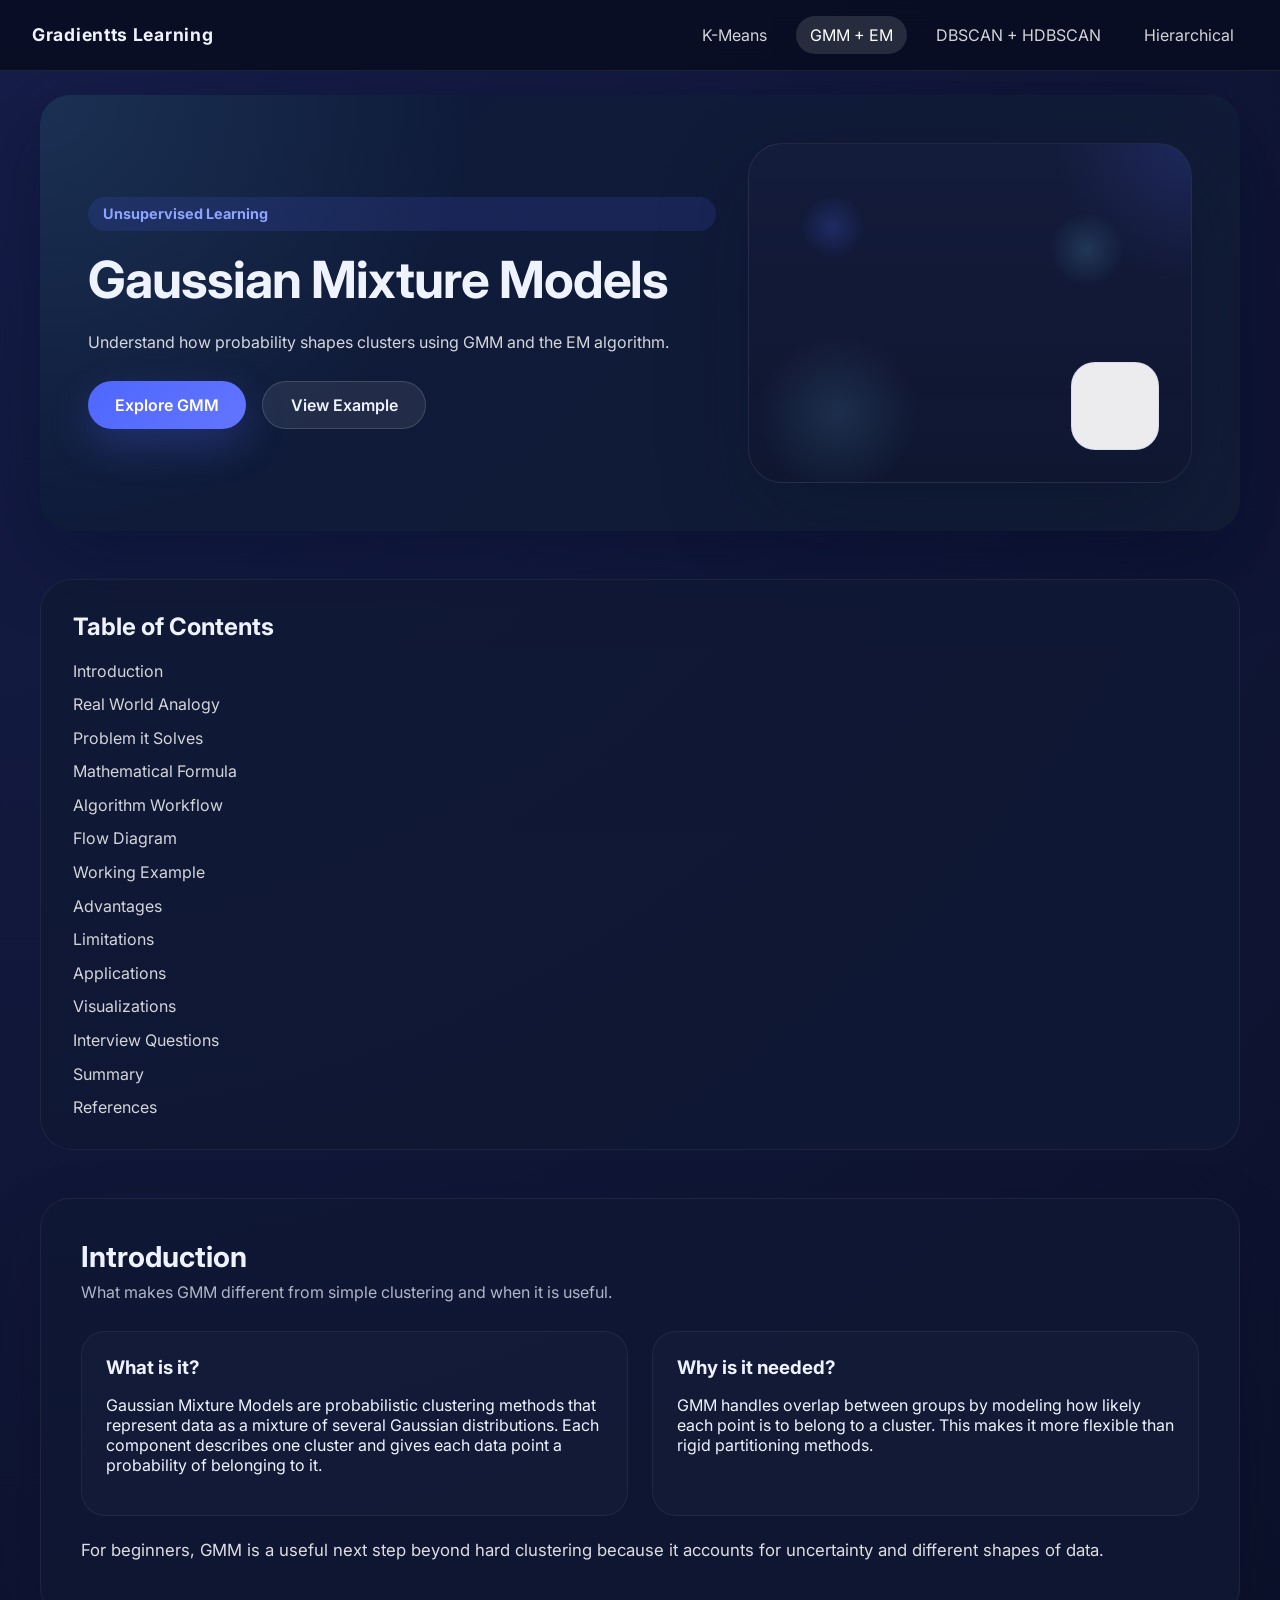
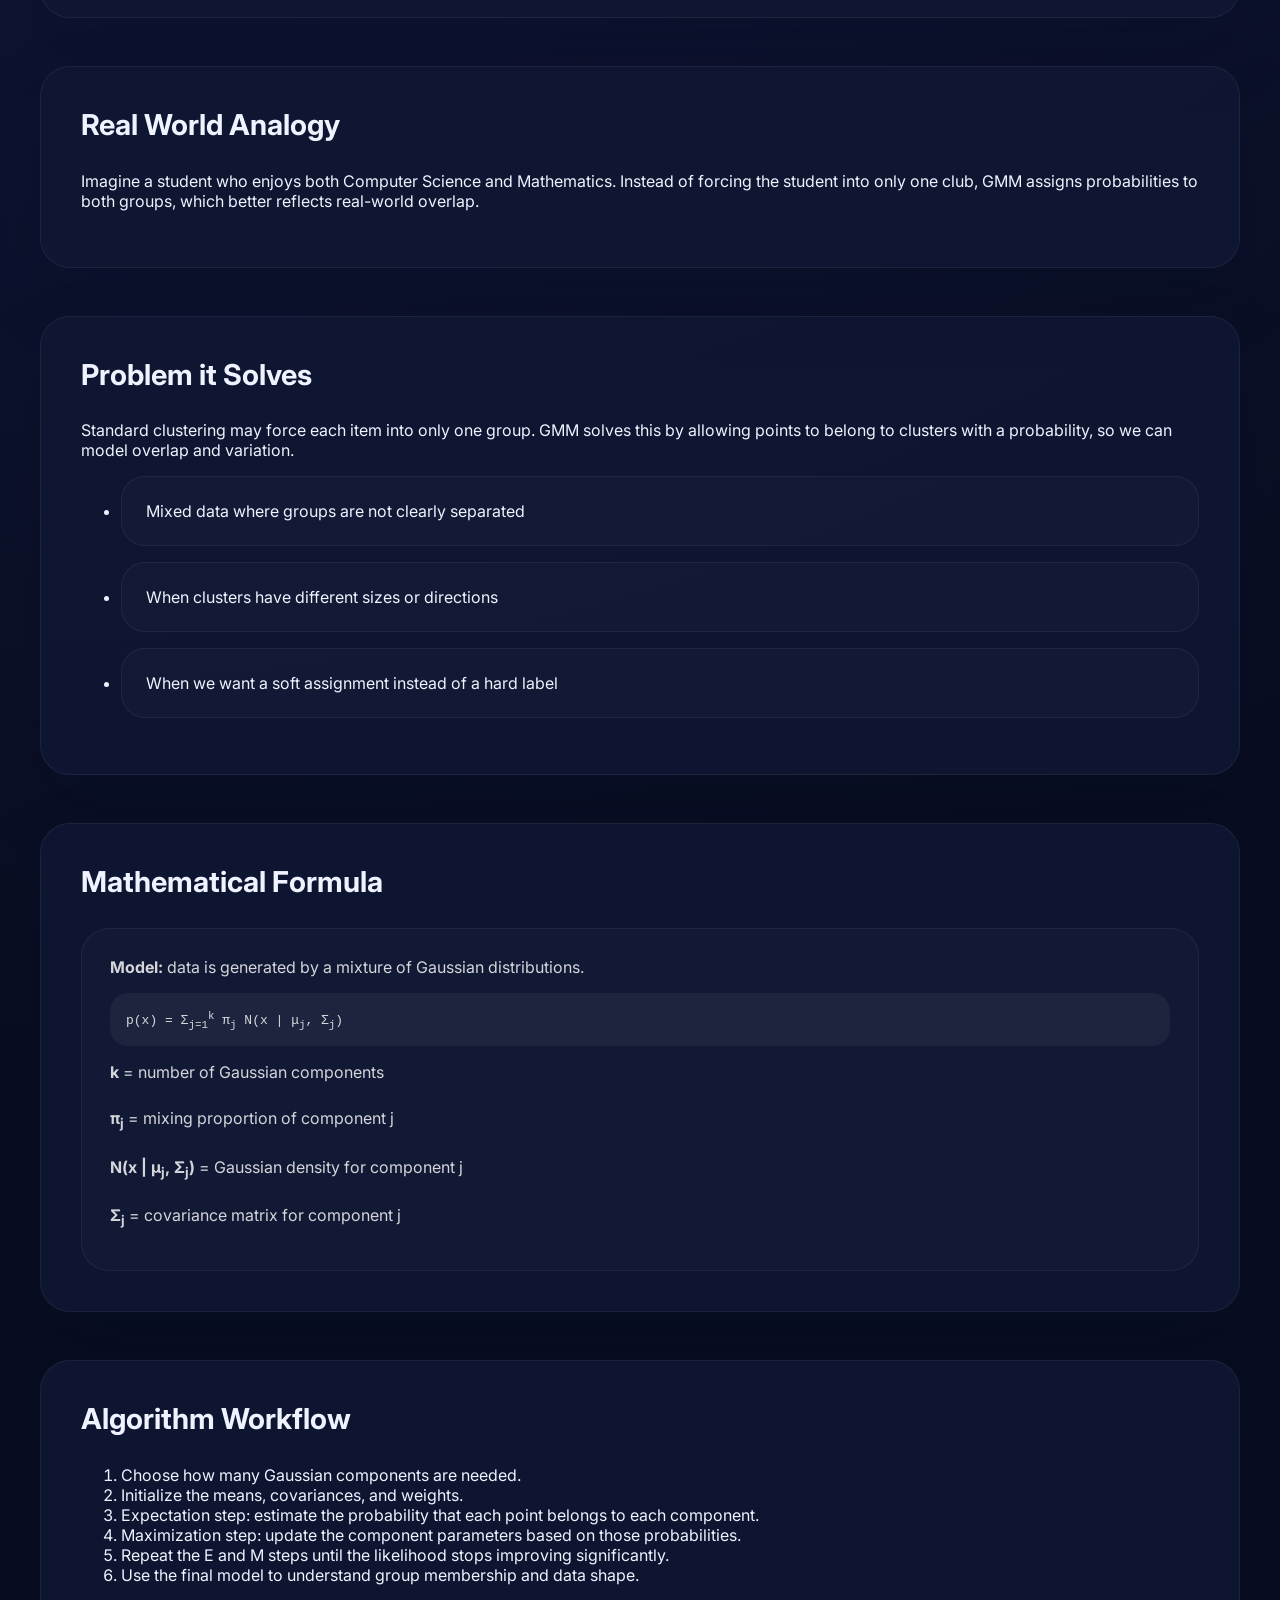
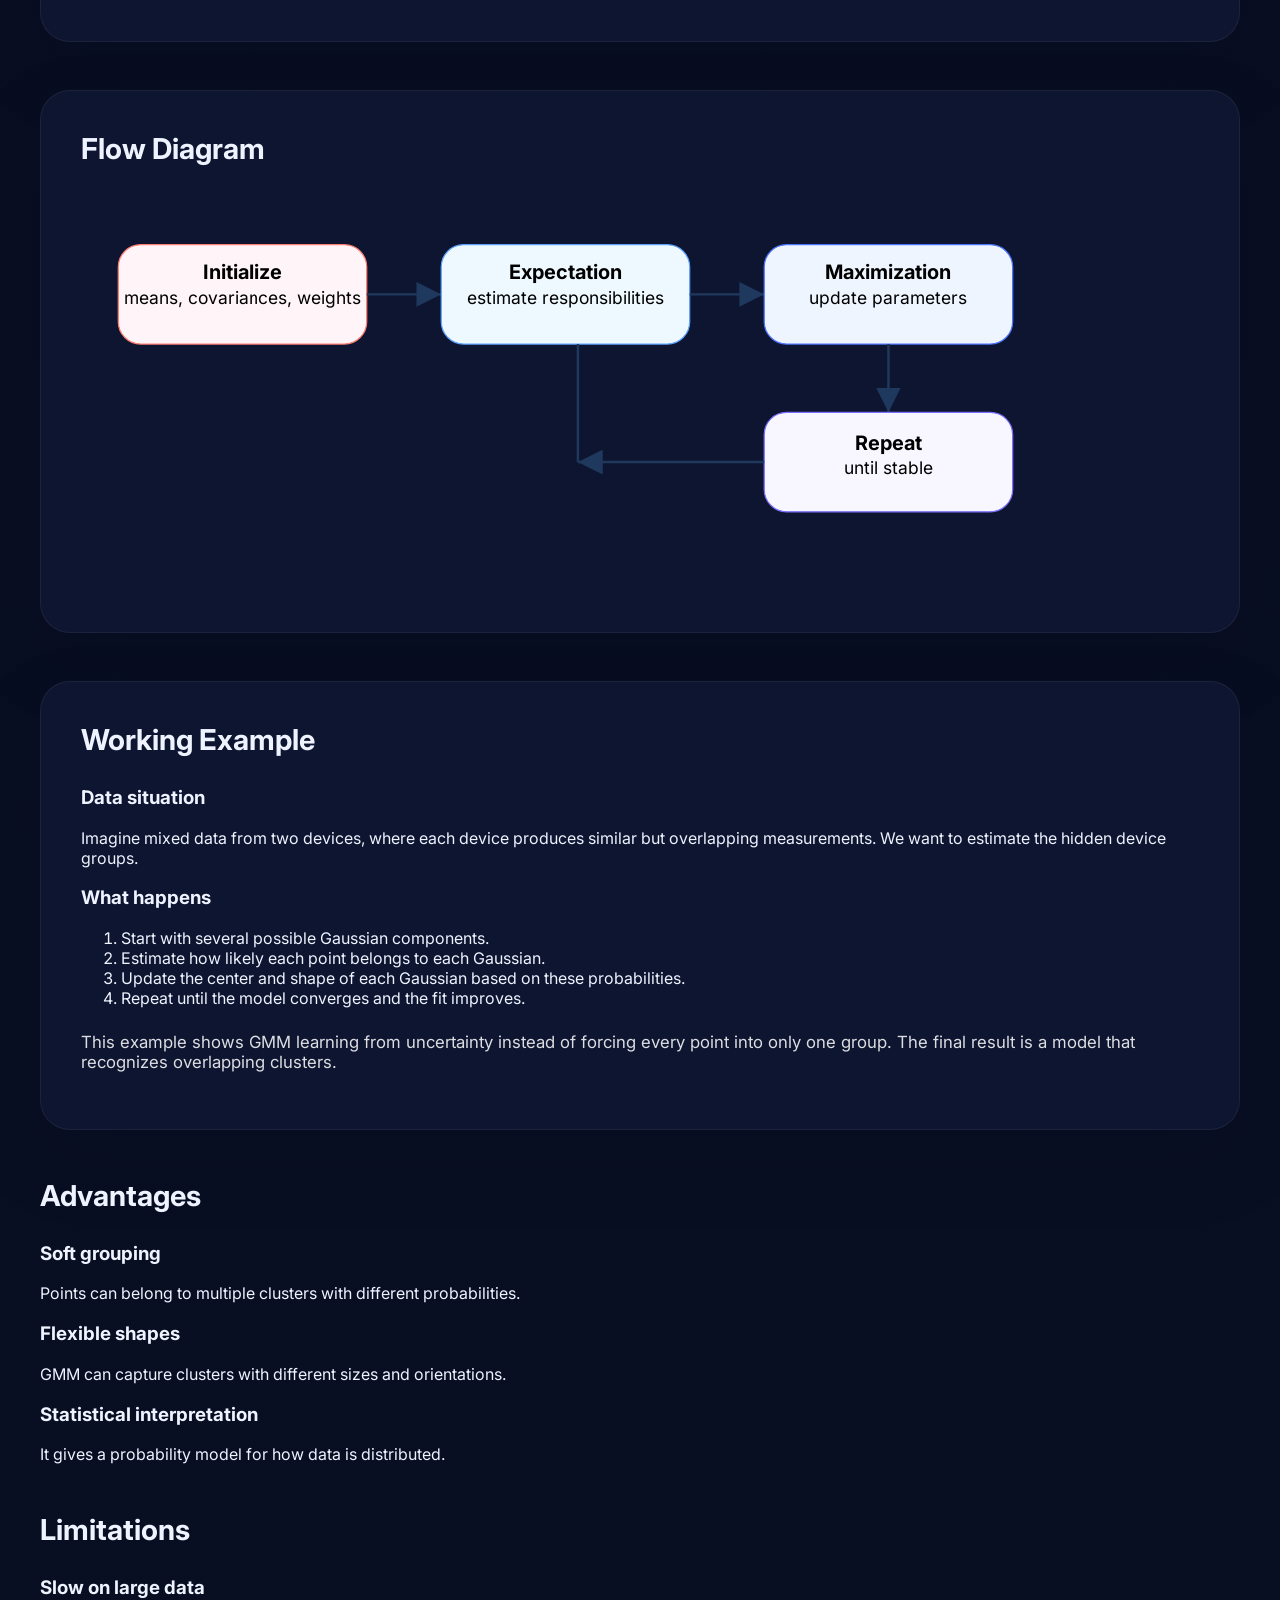
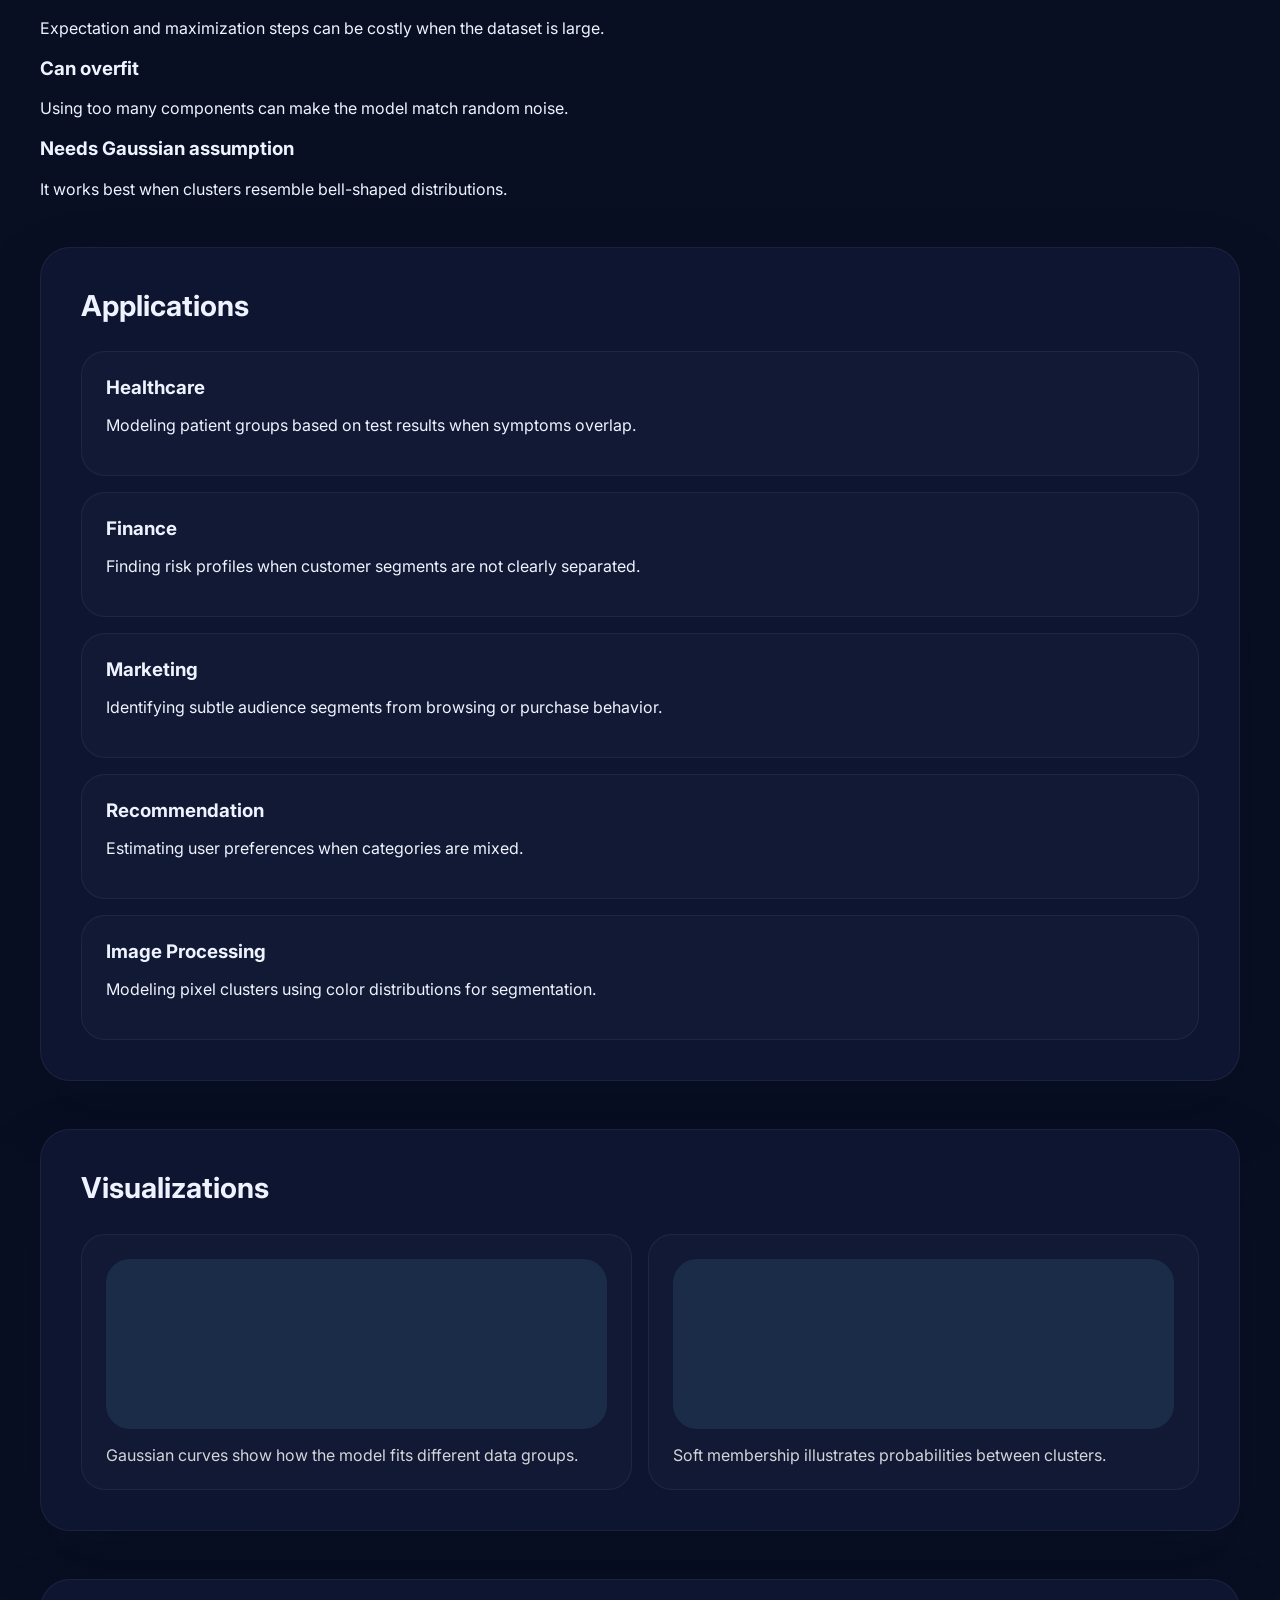
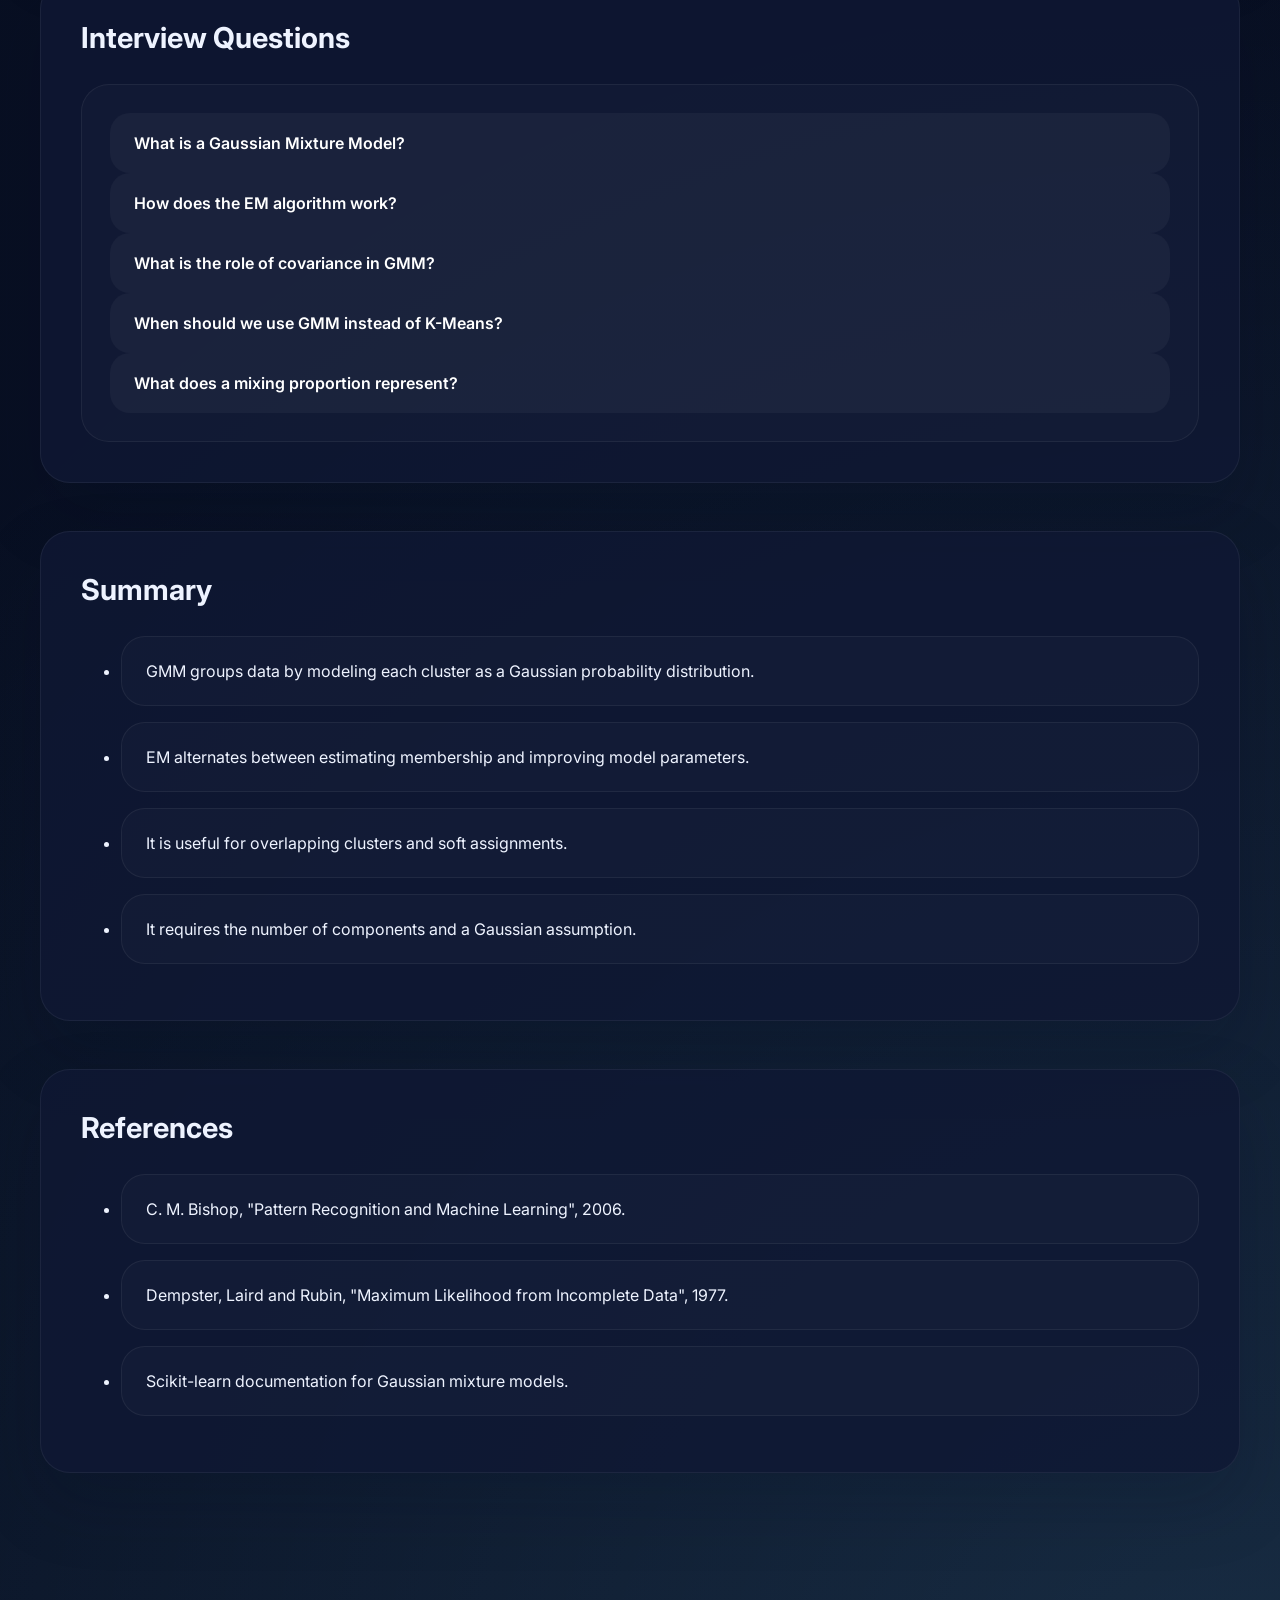
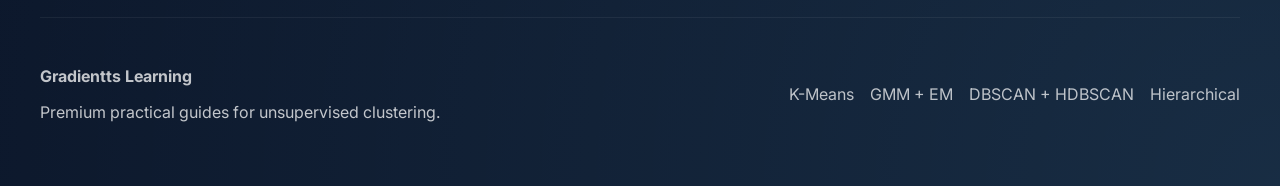
<file: gmm-em/index.html>
<!DOCTYPE html>
<html lang="en">
<head>
  <meta charset="UTF-8" />
  <meta name="viewport" content="width=device-width, initial-scale=1.0" />
  <title>GMM + EM | Unsupervised Learning</title>
  <link rel="preconnect" href="https://fonts.googleapis.com" />
  <link rel="preconnect" href="https://fonts.gstatic.com" crossorigin />
  <link href="https://fonts.googleapis.com/css2?family=Inter:wght@400;500;600;700&display=swap" rel="stylesheet" />
  <link rel="stylesheet" href="../style.css" />
</head>
<body>
  <header class="navbar" id="top-nav">
    <div class="nav-brand">Gradientts Learning</div>
    <nav class="nav-links" aria-label="Main navigation">
      <a href="../k-means/index.html">K-Means</a>
      <a href="../gmm-em/index.html" class="active">GMM + EM</a>
      <a href="../dbscan-hdbscan/index.html">DBSCAN + HDBSCAN</a>
      <a href="../hierarchical-clustering/index.html">Hierarchical</a>
    </nav>
    <button class="nav-toggle" aria-label="Toggle navigation" aria-expanded="false">
      <span></span><span></span><span></span>
    </button>
  </header>

  <main>
    <section class="hero hero-gmm">
      <div class="hero-copy">
        <span class="eyebrow">Unsupervised Learning</span>
        <h1>Gaussian Mixture Models</h1>
        <p>Understand how probability shapes clusters using GMM and the EM algorithm.</p>
        <div class="hero-actions">
          <a href="#overview" class="btn btn-primary">Explore GMM</a>
          <a href="#example" class="btn btn-secondary">View Example</a>
        </div>
      </div>
      <div class="hero-visual" aria-hidden="true">
        <div class="hero-card">
          <div class="curve-graph"></div>
          <div class="shape-key"></div>
        </div>
      </div>
    </section>

    <section class="section toc" id="toc">
      <h2>Table of Contents</h2>
      <ul>
        <li><a href="#overview">Introduction</a></li>
        <li><a href="#analogy">Real World Analogy</a></li>
        <li><a href="#problem">Problem it Solves</a></li>
        <li><a href="#formula">Mathematical Formula</a></li>
        <li><a href="#workflow">Algorithm Workflow</a></li>
        <li><a href="#diagram">Flow Diagram</a></li>
        <li><a href="#example">Working Example</a></li>
        <li><a href="#advantages">Advantages</a></li>
        <li><a href="#limitations">Limitations</a></li>
        <li><a href="#applications">Applications</a></li>
        <li><a href="#visualizations">Visualizations</a></li>
        <li><a href="#interview">Interview Questions</a></li>
        <li><a href="#summary">Summary</a></li>
        <li><a href="#references">References</a></li>
      </ul>
    </section>

    <section class="section content-block" id="overview">
      <div class="section-header">
        <h2>Introduction</h2>
        <p>What makes GMM different from simple clustering and when it is useful.</p>
      </div>
      <div class="content-grid">
        <div>
          <h3>What is it?</h3>
          <p>Gaussian Mixture Models are probabilistic clustering methods that represent data as a mixture of several Gaussian distributions. Each component describes one cluster and gives each data point a probability of belonging to it.</p>
        </div>
        <div>
          <h3>Why is it needed?</h3>
          <p>GMM handles overlap between groups by modeling how likely each point is to belong to a cluster. This makes it more flexible than rigid partitioning methods.</p>
        </div>
      </div>
      <p class="lead">For beginners, GMM is a useful next step beyond hard clustering because it accounts for uncertainty and different shapes of data.</p>
    </section>

    <section class="section content-block" id="analogy">
      <div class="section-header">
        <h2>Real World Analogy</h2>
      </div>
      <p>Imagine a student who enjoys both Computer Science and Mathematics. Instead of forcing the student into only one club, GMM assigns probabilities to both groups, which better reflects real-world overlap.</p>
    </section>

    <section class="section content-block" id="problem">
      <div class="section-header">
        <h2>Problem it Solves</h2>
      </div>
      <p>Standard clustering may force each item into only one group. GMM solves this by allowing points to belong to clusters with a probability, so we can model overlap and variation.</p>
      <ul class="problem-list">
        <li>Mixed data where groups are not clearly separated</li>
        <li>When clusters have different sizes or directions</li>
        <li>When we want a soft assignment instead of a hard label</li>
      </ul>
    </section>

    <section class="section content-block" id="formula">
      <div class="section-header">
        <h2>Mathematical Formula</h2>
      </div>
      <div class="formula-card">
        <p><strong>Model:</strong> data is generated by a mixture of Gaussian distributions.</p>
        <p class="formula"><code>p(x) = &Sigma;<sub>j=1</sub><sup>k</sup> π<sub>j</sub> N(x | μ<sub>j</sub>, Σ<sub>j</sub>)</code></p>
        <div class="formula-legend">
          <div><strong>k</strong> = number of Gaussian components</div>
          <div><strong>π<sub>j</sub></strong> = mixing proportion of component j</div>
          <div><strong>N(x | μ<sub>j</sub>, Σ<sub>j</sub>)</strong> = Gaussian density for component j</div>
          <div><strong>Σ<sub>j</sub></strong> = covariance matrix for component j</div>
        </div>
      </div>
    </section>

    <section class="section content-block" id="workflow">
      <div class="section-header">
        <h2>Algorithm Workflow</h2>
      </div>
      <ol class="workflow-list">
        <li>Choose how many Gaussian components are needed.</li>
        <li>Initialize the means, covariances, and weights.</li>
        <li>Expectation step: estimate the probability that each point belongs to each component.</li>
        <li>Maximization step: update the component parameters based on those probabilities.</li>
        <li>Repeat the E and M steps until the likelihood stops improving significantly.</li>
        <li>Use the final model to understand group membership and data shape.</li>
      </ol>
    </section>

    <section class="section content-block" id="diagram">
      <div class="section-header">
        <h2>Flow Diagram</h2>
      </div>
      <div class="diagram-wrapper" aria-label="GMM and EM flow diagram">
        <svg viewBox="0 0 900 320" role="img" aria-labelledby="gmmFlowTitle gmmFlowDesc">
          <title id="gmmFlowTitle">GMM and EM workflow</title>
          <desc id="gmmFlowDesc">Four main blocks showing initialization, expectation, maximization, and repeat until stable.</desc>
          <defs>
            <marker id="arrow-gmm" markerWidth="10" markerHeight="10" refX="10" refY="5" orient="auto" markerUnits="strokeWidth">
              <path d="M0,0 L10,5 L0,10 Z" fill="#1f385d" />
            </marker>
          </defs>
          <rect x="30" y="40" width="200" height="80" rx="18" fill="#fff5f8" stroke="#ff7d71" />
          <text x="130" y="68" text-anchor="middle" font-weight="700">Initialize</text>
          <text x="130" y="88" text-anchor="middle" font-size="14">means, covariances, weights</text>
          <line x1="230" y1="80" x2="290" y2="80" stroke="#1f385d" stroke-width="2" marker-end="url(#arrow-gmm)" />

          <rect x="290" y="40" width="200" height="80" rx="18" fill="#eef9ff" stroke="#5da3ff" />
          <text x="390" y="68" text-anchor="middle" font-weight="700">Expectation</text>
          <text x="390" y="88" text-anchor="middle" font-size="14">estimate responsibilities</text>
          <line x1="490" y1="80" x2="550" y2="80" stroke="#1f385d" stroke-width="2" marker-end="url(#arrow-gmm)" />

          <rect x="550" y="40" width="200" height="80" rx="18" fill="#eef5ff" stroke="#4c75ff" />
          <text x="650" y="68" text-anchor="middle" font-weight="700">Maximization</text>
          <text x="650" y="88" text-anchor="middle" font-size="14">update parameters</text>
          <line x1="650" y1="120" x2="650" y2="175" stroke="#1f385d" stroke-width="2" marker-end="url(#arrow-gmm)" />

          <rect x="550" y="175" width="200" height="80" rx="18" fill="#f8f7ff" stroke="#7c6eff" />
          <text x="650" y="205" text-anchor="middle" font-weight="700">Repeat</text>
          <text x="650" y="225" text-anchor="middle" font-size="14">until stable</text>
          <line x1="550" y1="215" x2="400" y2="215" stroke="#1f385d" stroke-width="2" marker-end="url(#arrow-gmm)" />
          <line x1="400" y1="215" x2="400" y2="120" stroke="#1f385d" stroke-width="2" />
        </svg>
      </div>
    </section>

    <section class="section content-block" id="example">
      <div class="section-header">
        <h2>Working Example</h2>
      </div>
      <div class="example-grid">
        <div class="example-card">
          <h3>Data situation</h3>
          <p>Imagine mixed data from two devices, where each device produces similar but overlapping measurements. We want to estimate the hidden device groups.</p>
        </div>
        <div class="example-card">
          <h3>What happens</h3>
          <ol>
            <li>Start with several possible Gaussian components.</li>
            <li>Estimate how likely each point belongs to each Gaussian.</li>
            <li>Update the center and shape of each Gaussian based on these probabilities.</li>
            <li>Repeat until the model converges and the fit improves.</li>
          </ol>
        </div>
      </div>
      <p class="lead">This example shows GMM learning from uncertainty instead of forcing every point into only one group. The final result is a model that recognizes overlapping clusters.</p>
    </section>

    <section class="section cards-grid" id="advantages">
      <div class="section-header">
        <h2>Advantages</h2>
      </div>
      <div class="card-list">
        <article class="feature-card">
          <h3>Soft grouping</h3>
          <p>Points can belong to multiple clusters with different probabilities.</p>
        </article>
        <article class="feature-card">
          <h3>Flexible shapes</h3>
          <p>GMM can capture clusters with different sizes and orientations.</p>
        </article>
        <article class="feature-card">
          <h3>Statistical interpretation</h3>
          <p>It gives a probability model for how data is distributed.</p>
        </article>
      </div>
    </section>

    <section class="section cards-grid" id="limitations">
      <div class="section-header">
        <h2>Limitations</h2>
      </div>
      <div class="card-list">
        <article class="feature-card feature-card-soft">
          <h3>Slow on large data</h3>
          <p>Expectation and maximization steps can be costly when the dataset is large.</p>
        </article>
        <article class="feature-card feature-card-soft">
          <h3>Can overfit</h3>
          <p>Using too many components can make the model match random noise.</p>
        </article>
        <article class="feature-card feature-card-soft">
          <h3>Needs Gaussian assumption</h3>
          <p>It works best when clusters resemble bell-shaped distributions.</p>
        </article>
      </div>
    </section>

    <section class="section content-block" id="applications">
      <div class="section-header">
        <h2>Applications</h2>
      </div>
      <div class="apps-grid">
        <article>
          <h3>Healthcare</h3>
          <p>Modeling patient groups based on test results when symptoms overlap.</p>
        </article>
        <article>
          <h3>Finance</h3>
          <p>Finding risk profiles when customer segments are not clearly separated.</p>
        </article>
        <article>
          <h3>Marketing</h3>
          <p>Identifying subtle audience segments from browsing or purchase behavior.</p>
        </article>
        <article>
          <h3>Recommendation</h3>
          <p>Estimating user preferences when categories are mixed.</p>
        </article>
        <article>
          <h3>Image Processing</h3>
          <p>Modeling pixel clusters using color distributions for segmentation.</p>
        </article>
      </div>
    </section>

    <section class="section content-block" id="visualizations">
      <div class="section-header">
        <h2>Visualizations</h2>
      </div>
      <div class="visual-grid">
        <div class="visual-card">
          <div class="visual-gaussians"></div>
          <p>Gaussian curves show how the model fits different data groups.</p>
        </div>
        <div class="visual-card">
          <div class="visual-prob"></div>
          <p>Soft membership illustrates probabilities between clusters.</p>
        </div>
      </div>
    </section>

    <section class="section content-block" id="interview">
      <div class="section-header">
        <h2>Interview Questions</h2>
      </div>
      <div class="accordion" id="faq">
        <button class="accordion-item" aria-expanded="false">What is a Gaussian Mixture Model?</button>
        <div class="panel"><p>It is a probabilistic model that represents data as a combination of Gaussian distributions.</p></div>

        <button class="accordion-item" aria-expanded="false">How does the EM algorithm work?</button>
        <div class="panel"><p>EM alternates between estimating membership probabilities and updating distribution parameters.</p></div>

        <button class="accordion-item" aria-expanded="false">What is the role of covariance in GMM?</button>
        <div class="panel"><p>Covariance controls the shape and orientation of each Gaussian component.</p></div>

        <button class="accordion-item" aria-expanded="false">When should we use GMM instead of K-Means?</button>
        <div class="panel"><p>When cluster boundaries overlap or we need a probabilistic assignment.</p></div>

        <button class="accordion-item" aria-expanded="false">What does a mixing proportion represent?</button>
        <div class="panel"><p>It is the weight of each Gaussian component in the overall mixture.</p></div>
      </div>
    </section>

    <section class="section content-block" id="summary">
      <div class="section-header">
        <h2>Summary</h2>
      </div>
      <ul class="summary-list">
        <li>GMM groups data by modeling each cluster as a Gaussian probability distribution.</li>
        <li>EM alternates between estimating membership and improving model parameters.</li>
        <li>It is useful for overlapping clusters and soft assignments.</li>
        <li>It requires the number of components and a Gaussian assumption.</li>
      </ul>
    </section>

    <section class="section content-block" id="references">
      <div class="section-header">
        <h2>References</h2>
      </div>
      <ul class="reference-list">
        <li>C. M. Bishop, "Pattern Recognition and Machine Learning", 2006.</li>
        <li>Dempster, Laird and Rubin, "Maximum Likelihood from Incomplete Data", 1977.</li>
        <li>Scikit-learn documentation for Gaussian mixture models.</li>
      </ul>
    </section>
  </main>

  <footer class="footer">
    <div class="footer-content">
      <div>
        <p><strong>Gradientts Learning</strong></p>
        <p>Premium practical guides for unsupervised clustering.</p>
      </div>
      <div class="footer-links">
        <a href="../k-means/index.html">K-Means</a>
        <a href="../gmm-em/index.html">GMM + EM</a>
        <a href="../dbscan-hdbscan/index.html">DBSCAN + HDBSCAN</a>
        <a href="../hierarchical-clustering/index.html">Hierarchical</a>
      </div>
    </div>
  </footer>
  <button class="back-to-top" aria-label="Back to top">↑</button>
  <script src="../script.js"></script>
</body>
</html>
</file>
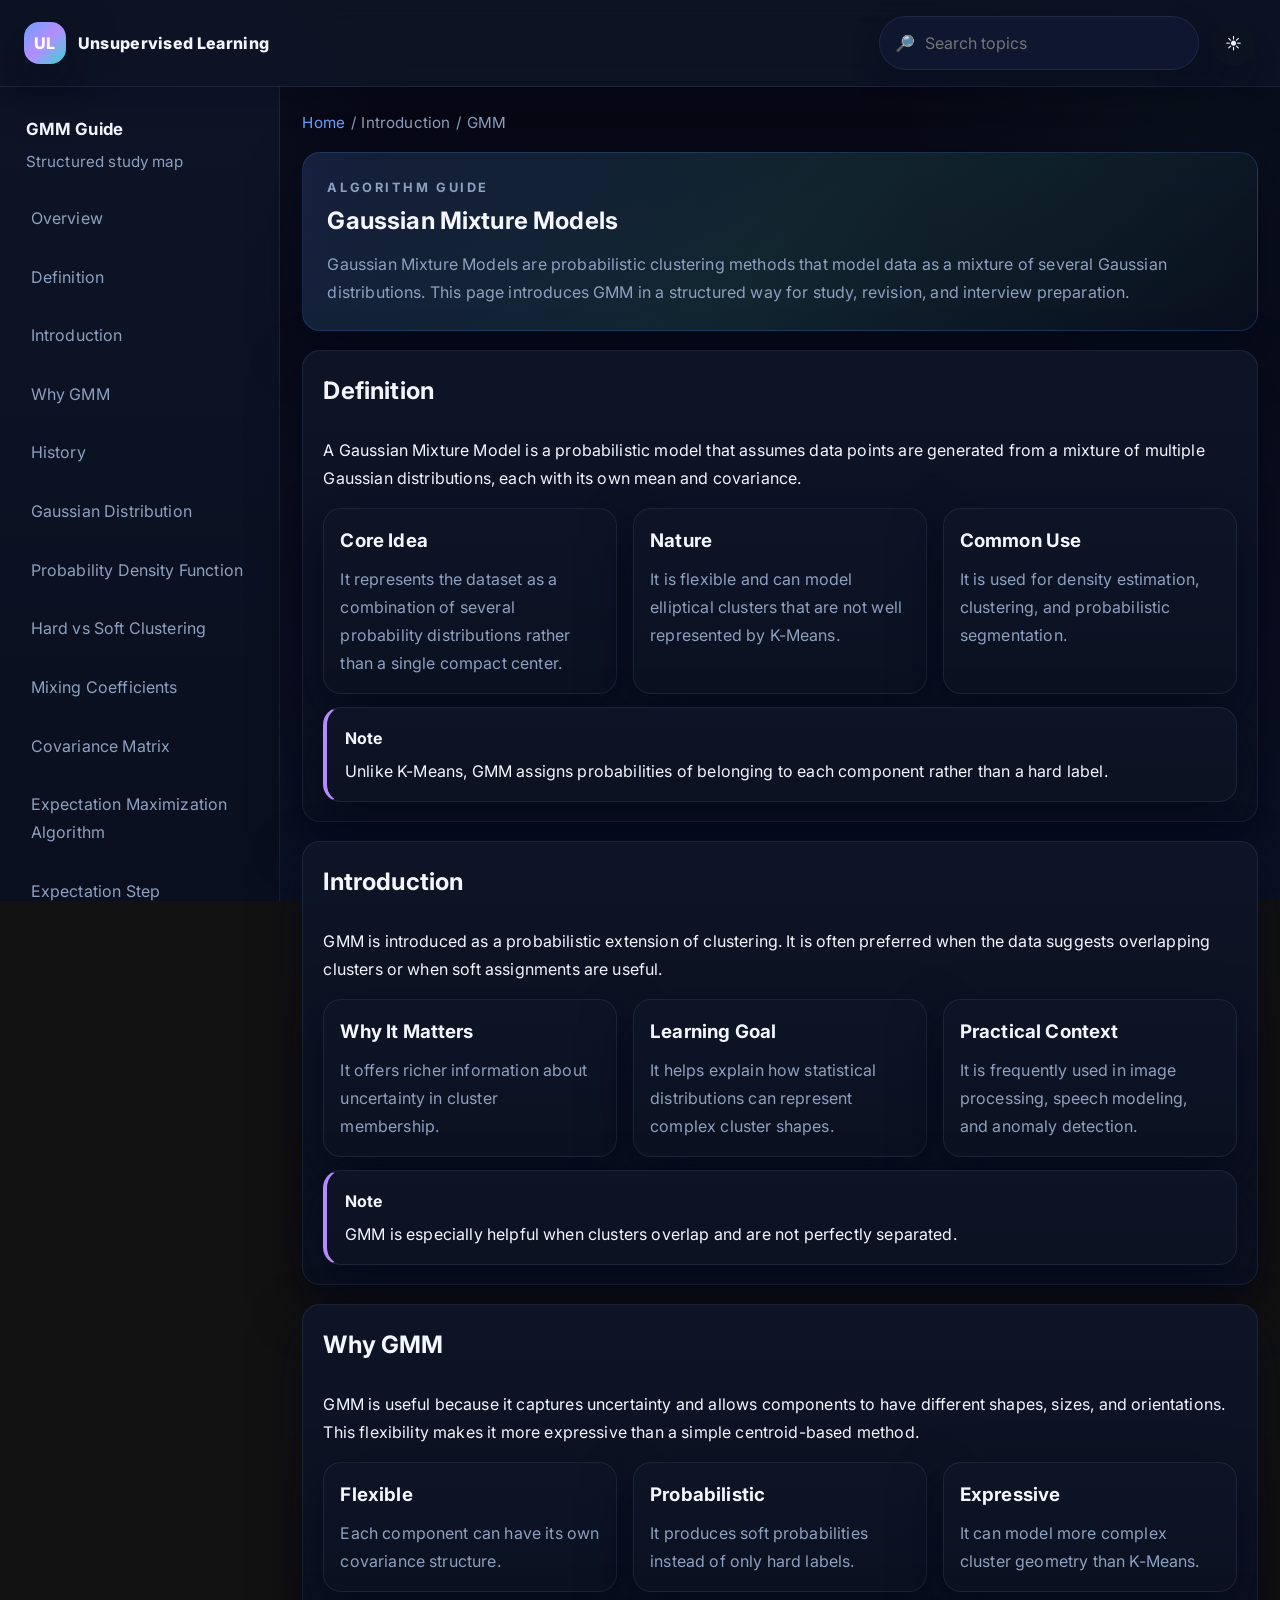
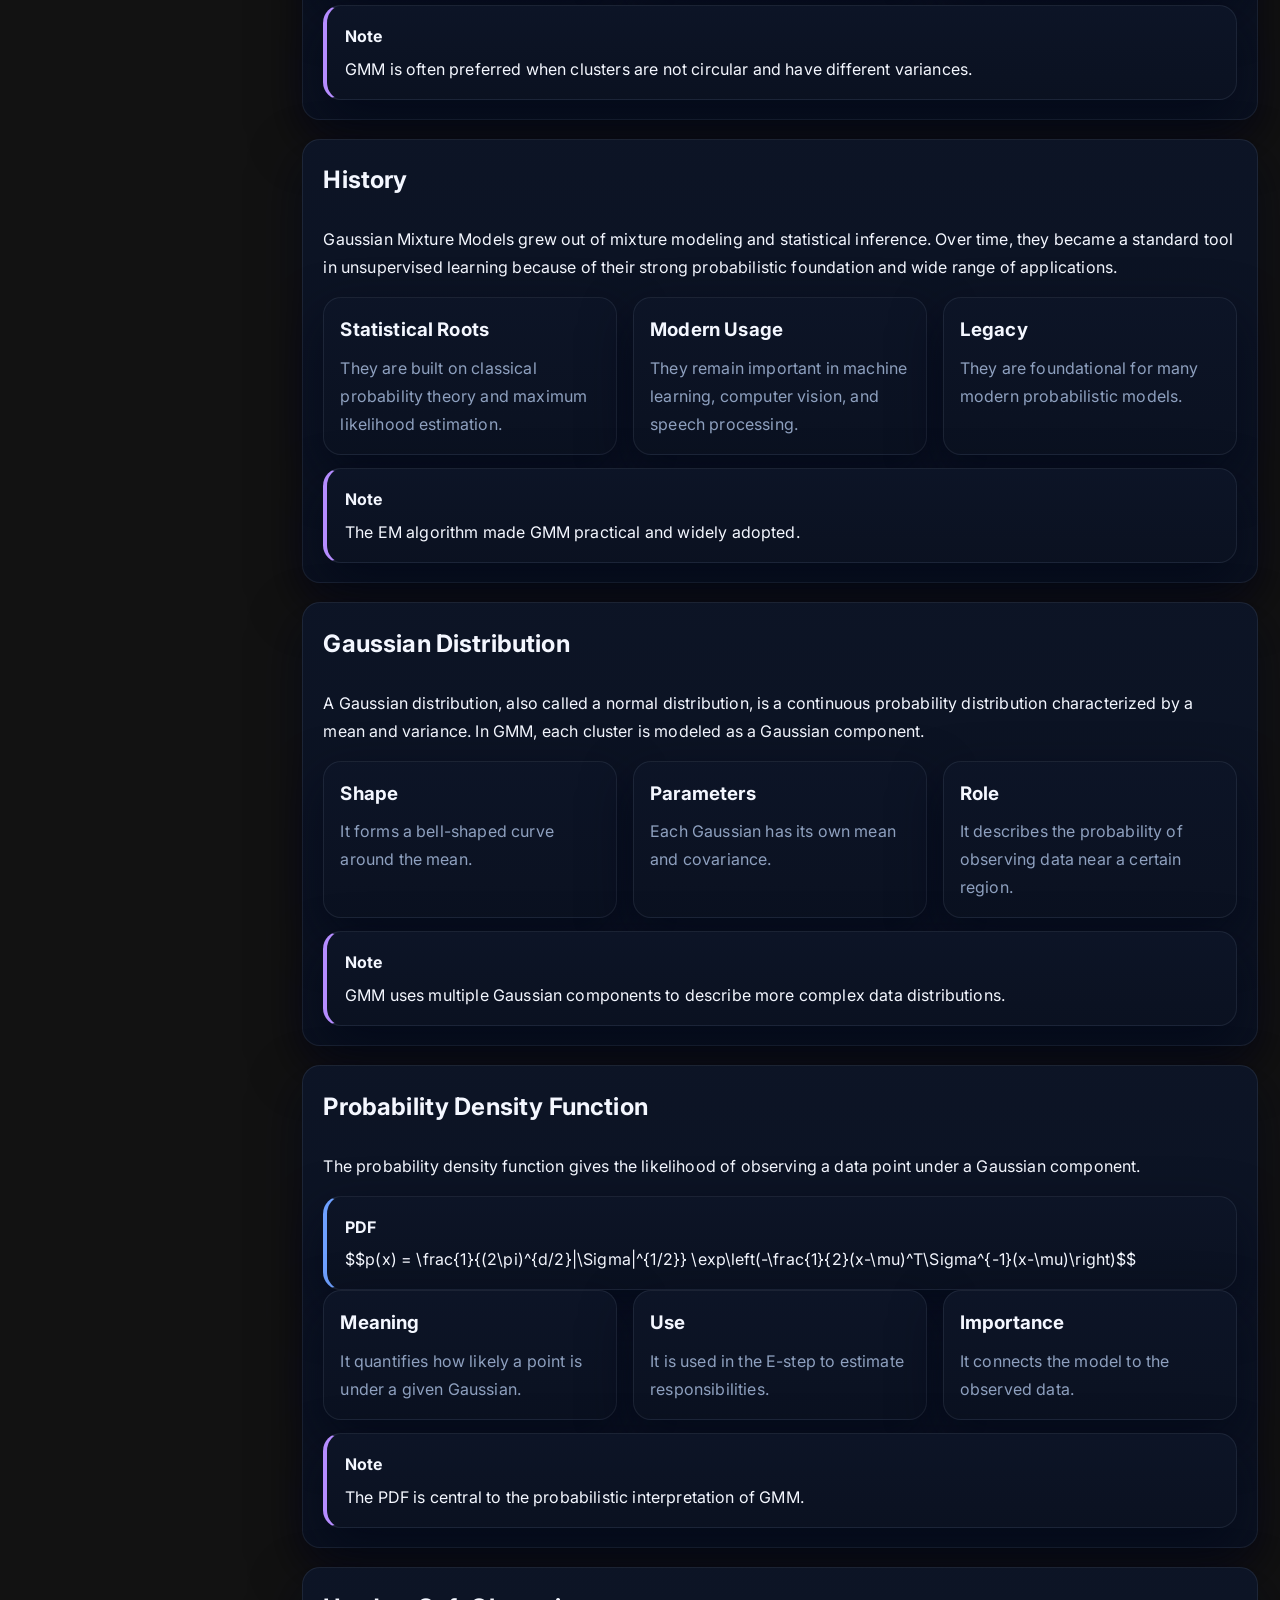
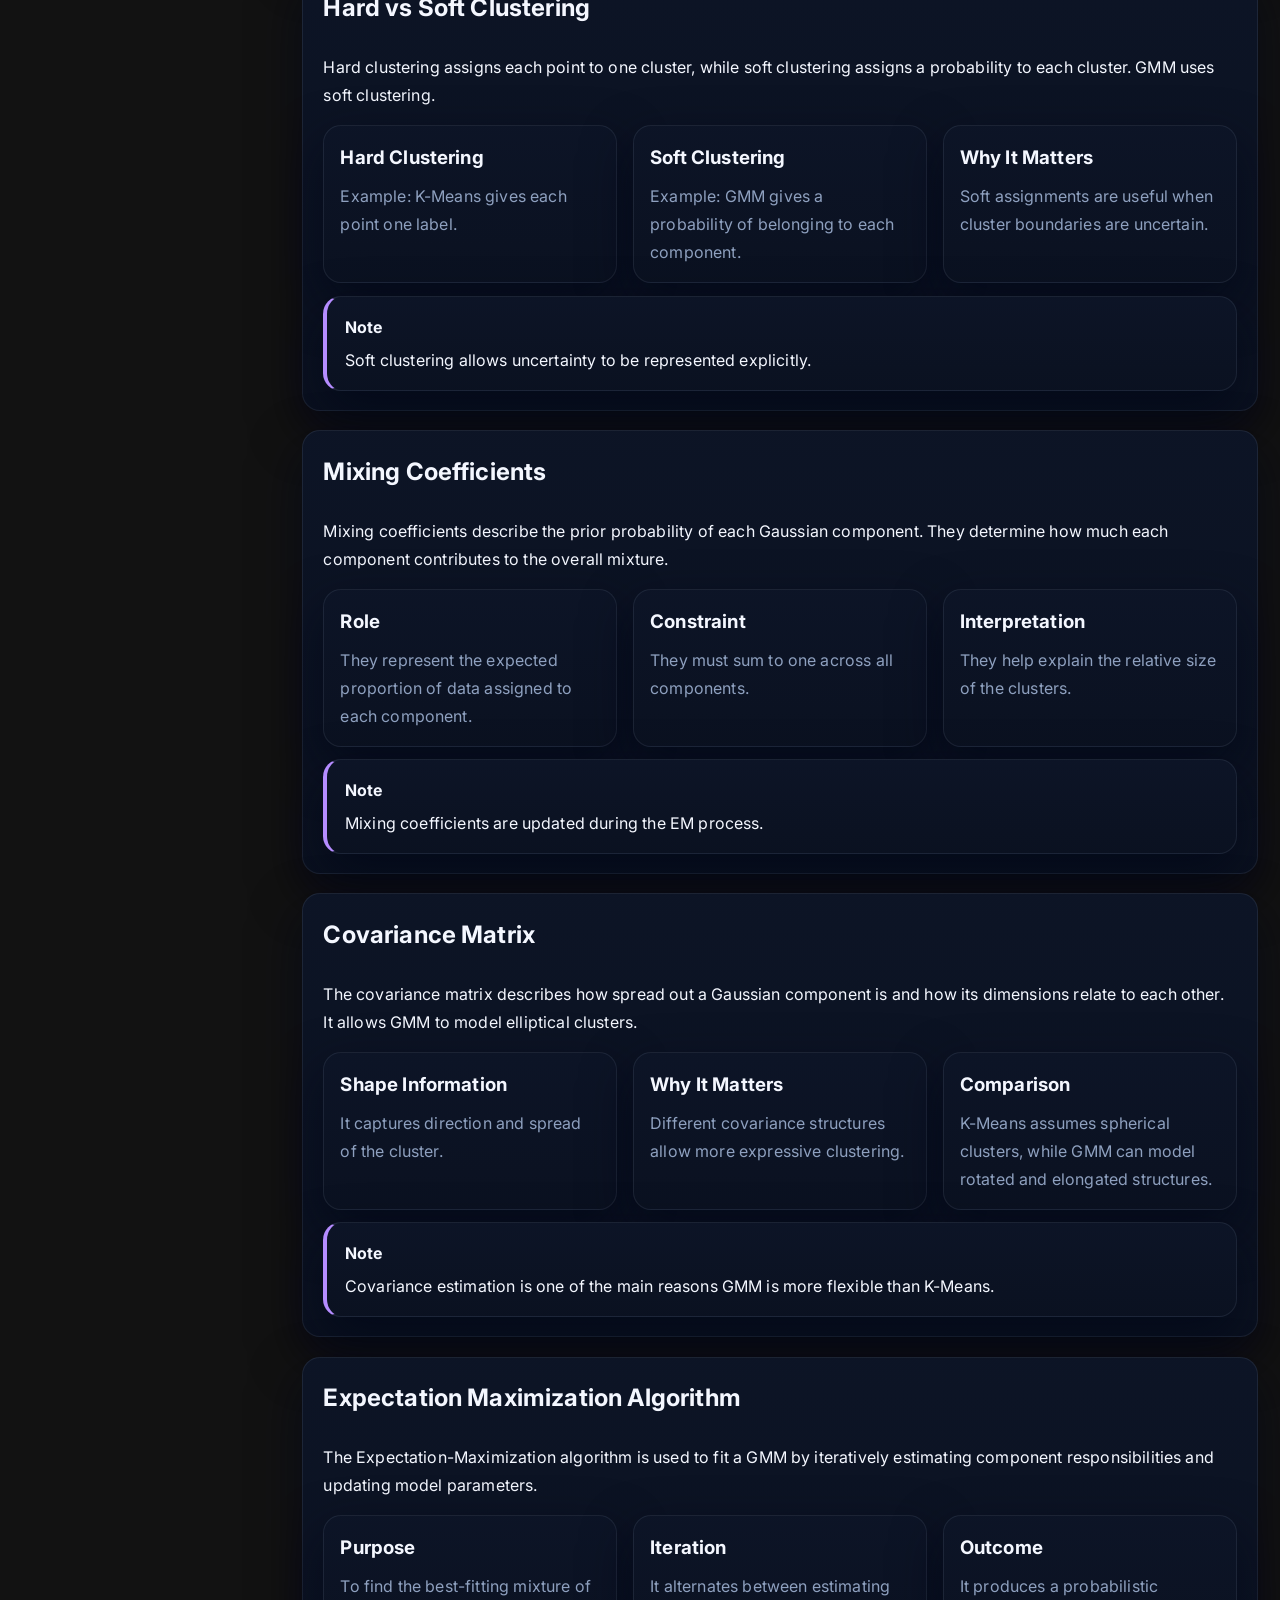
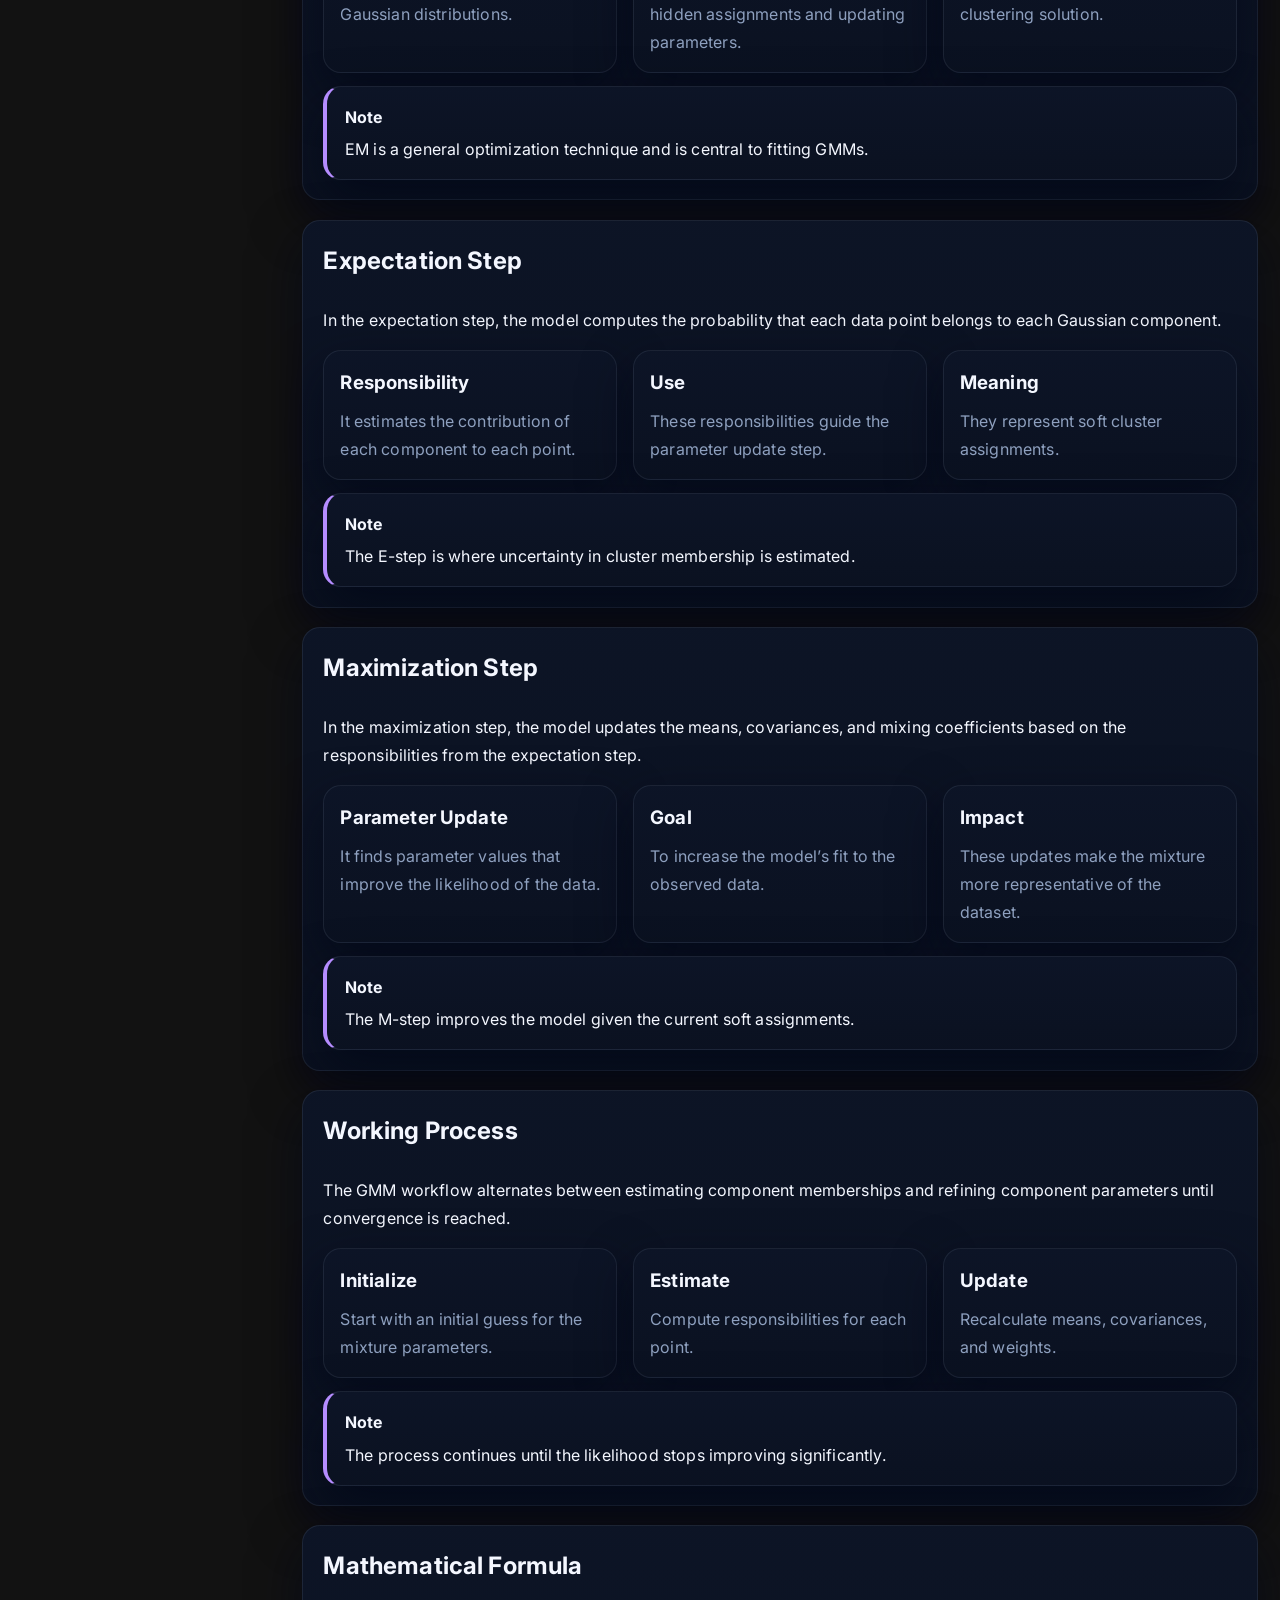
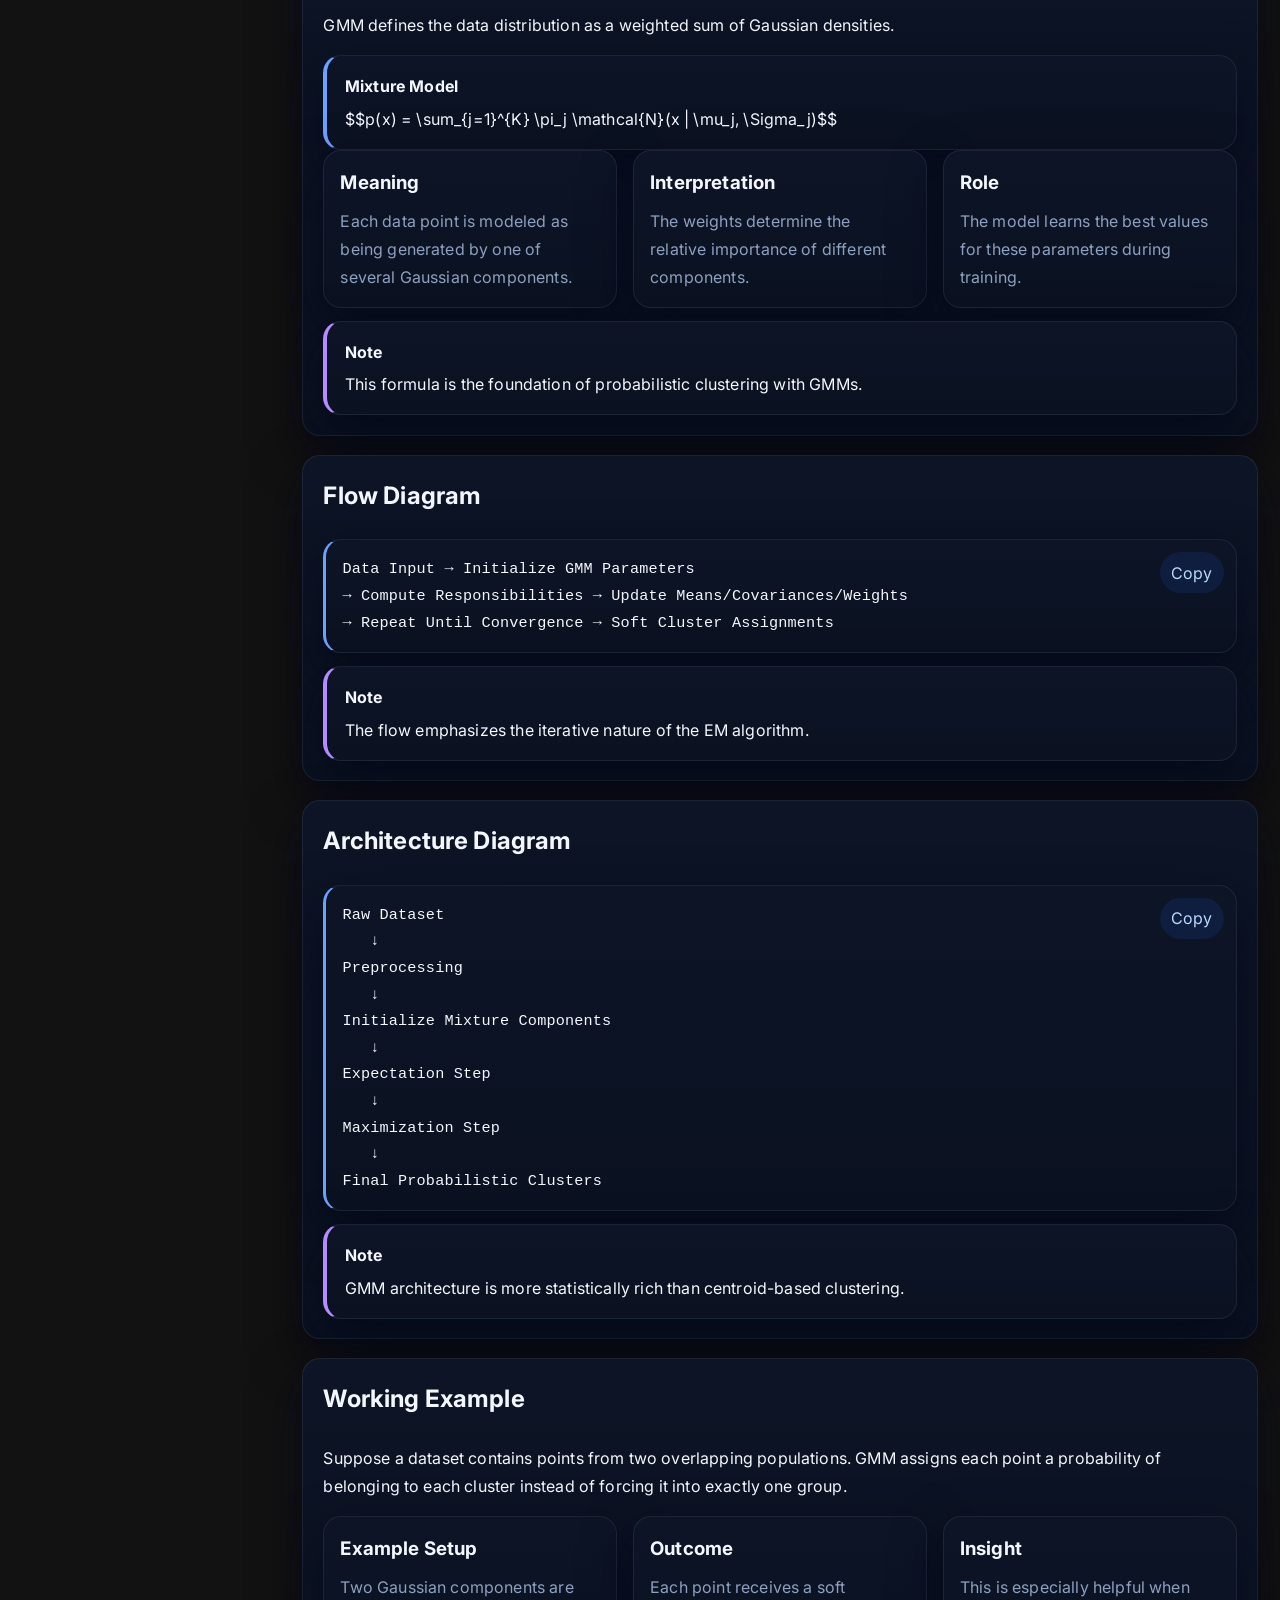
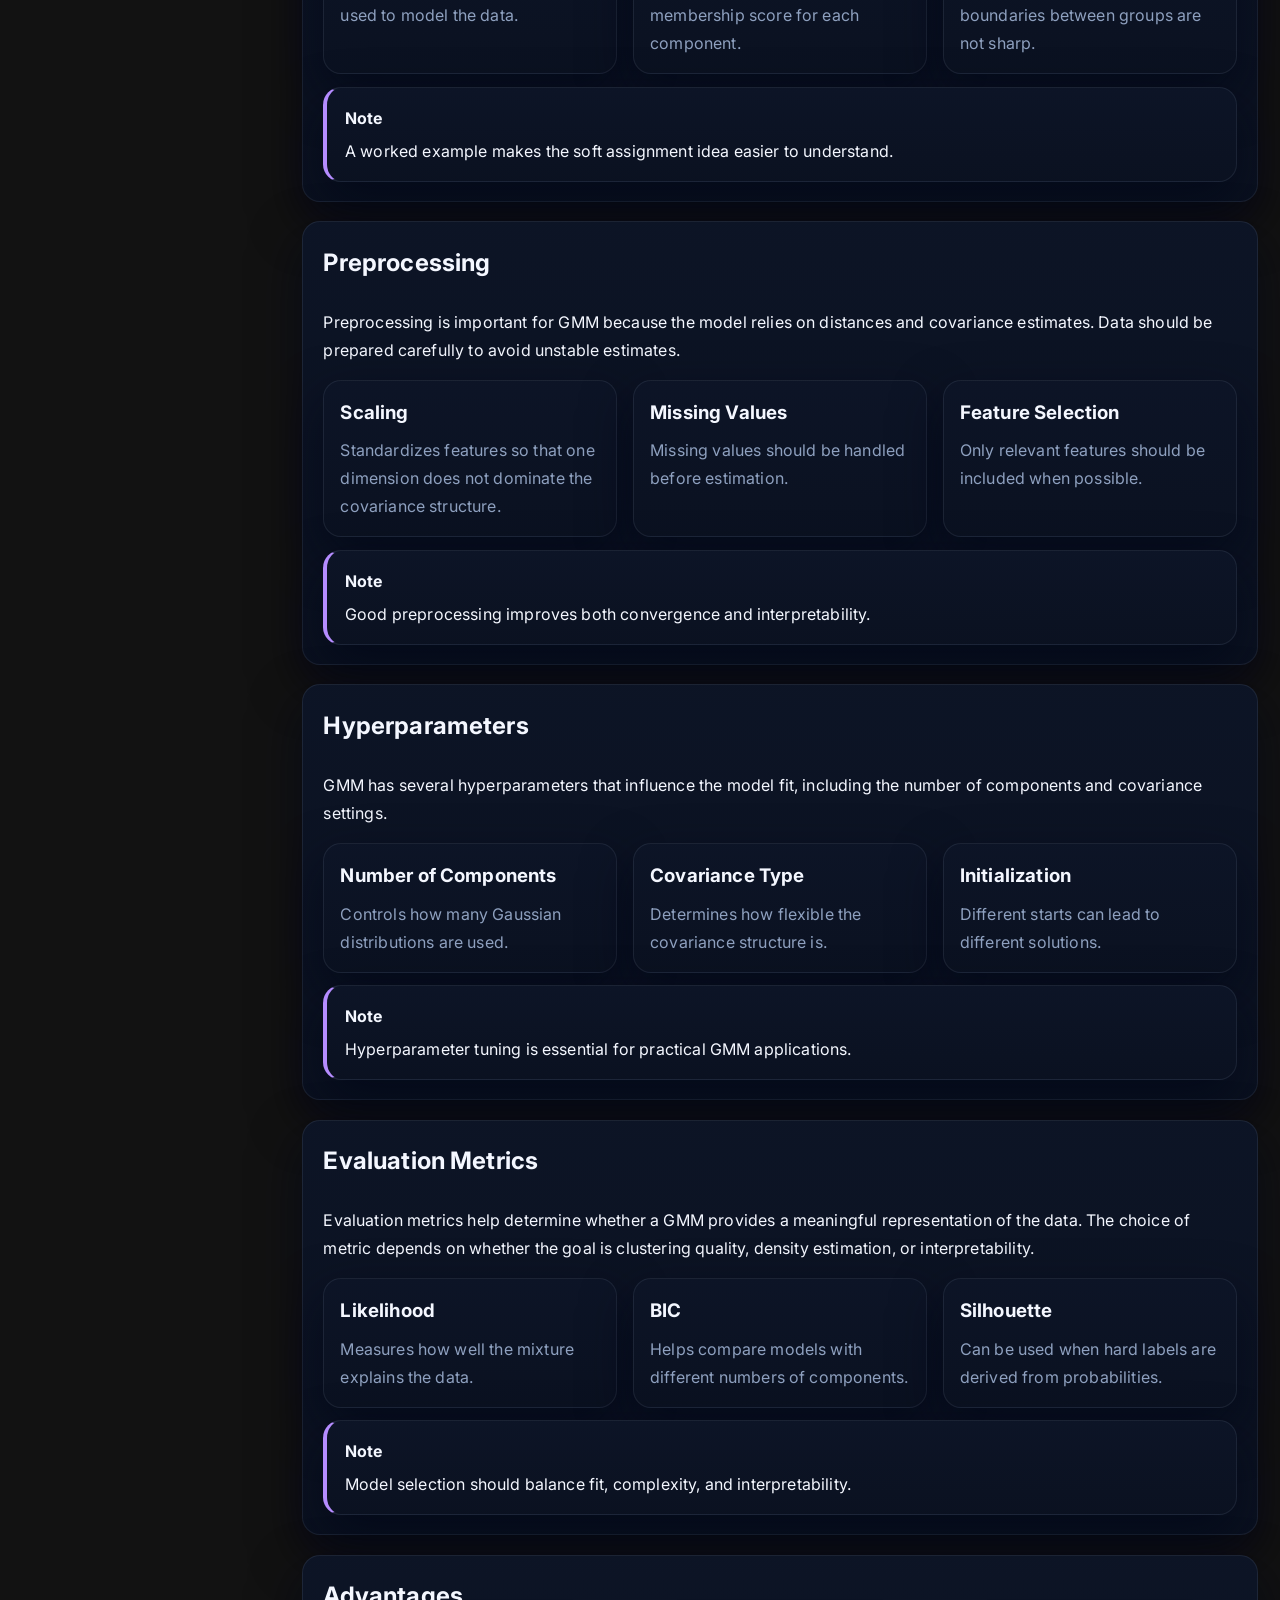
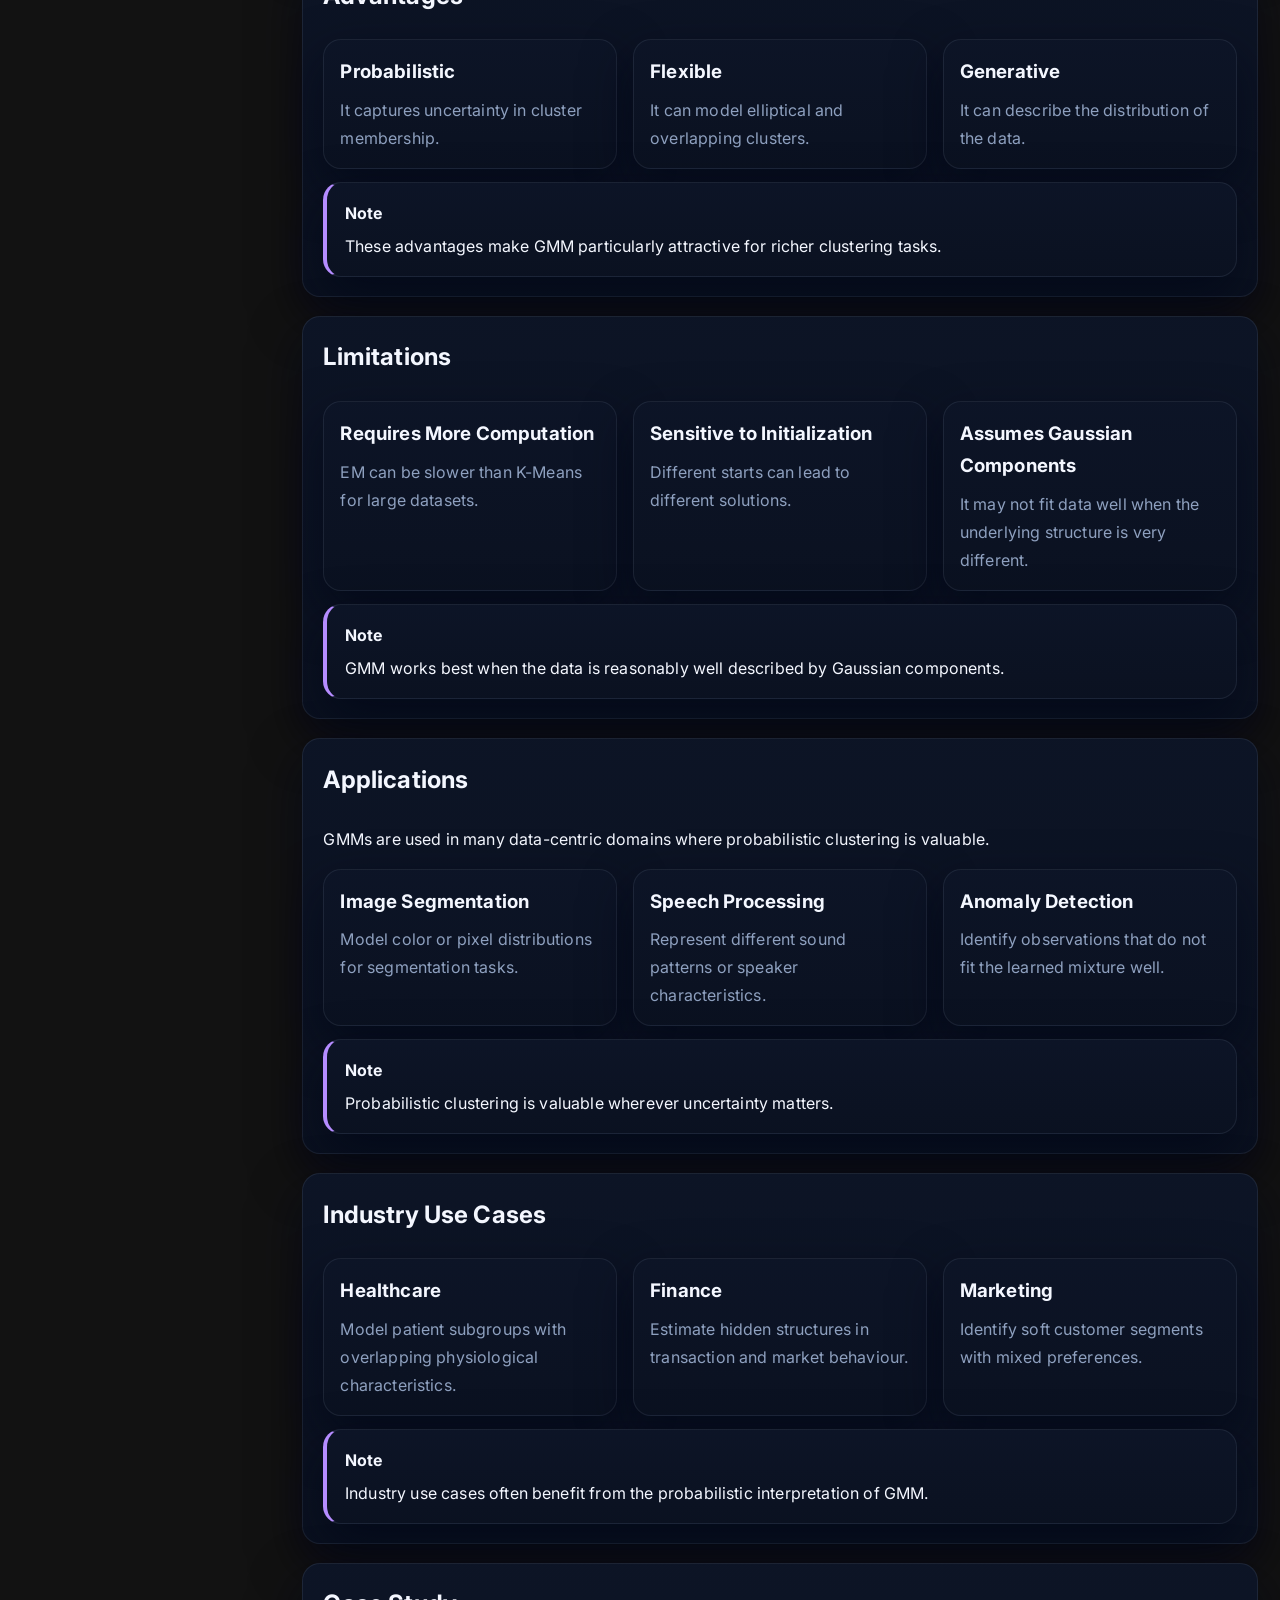
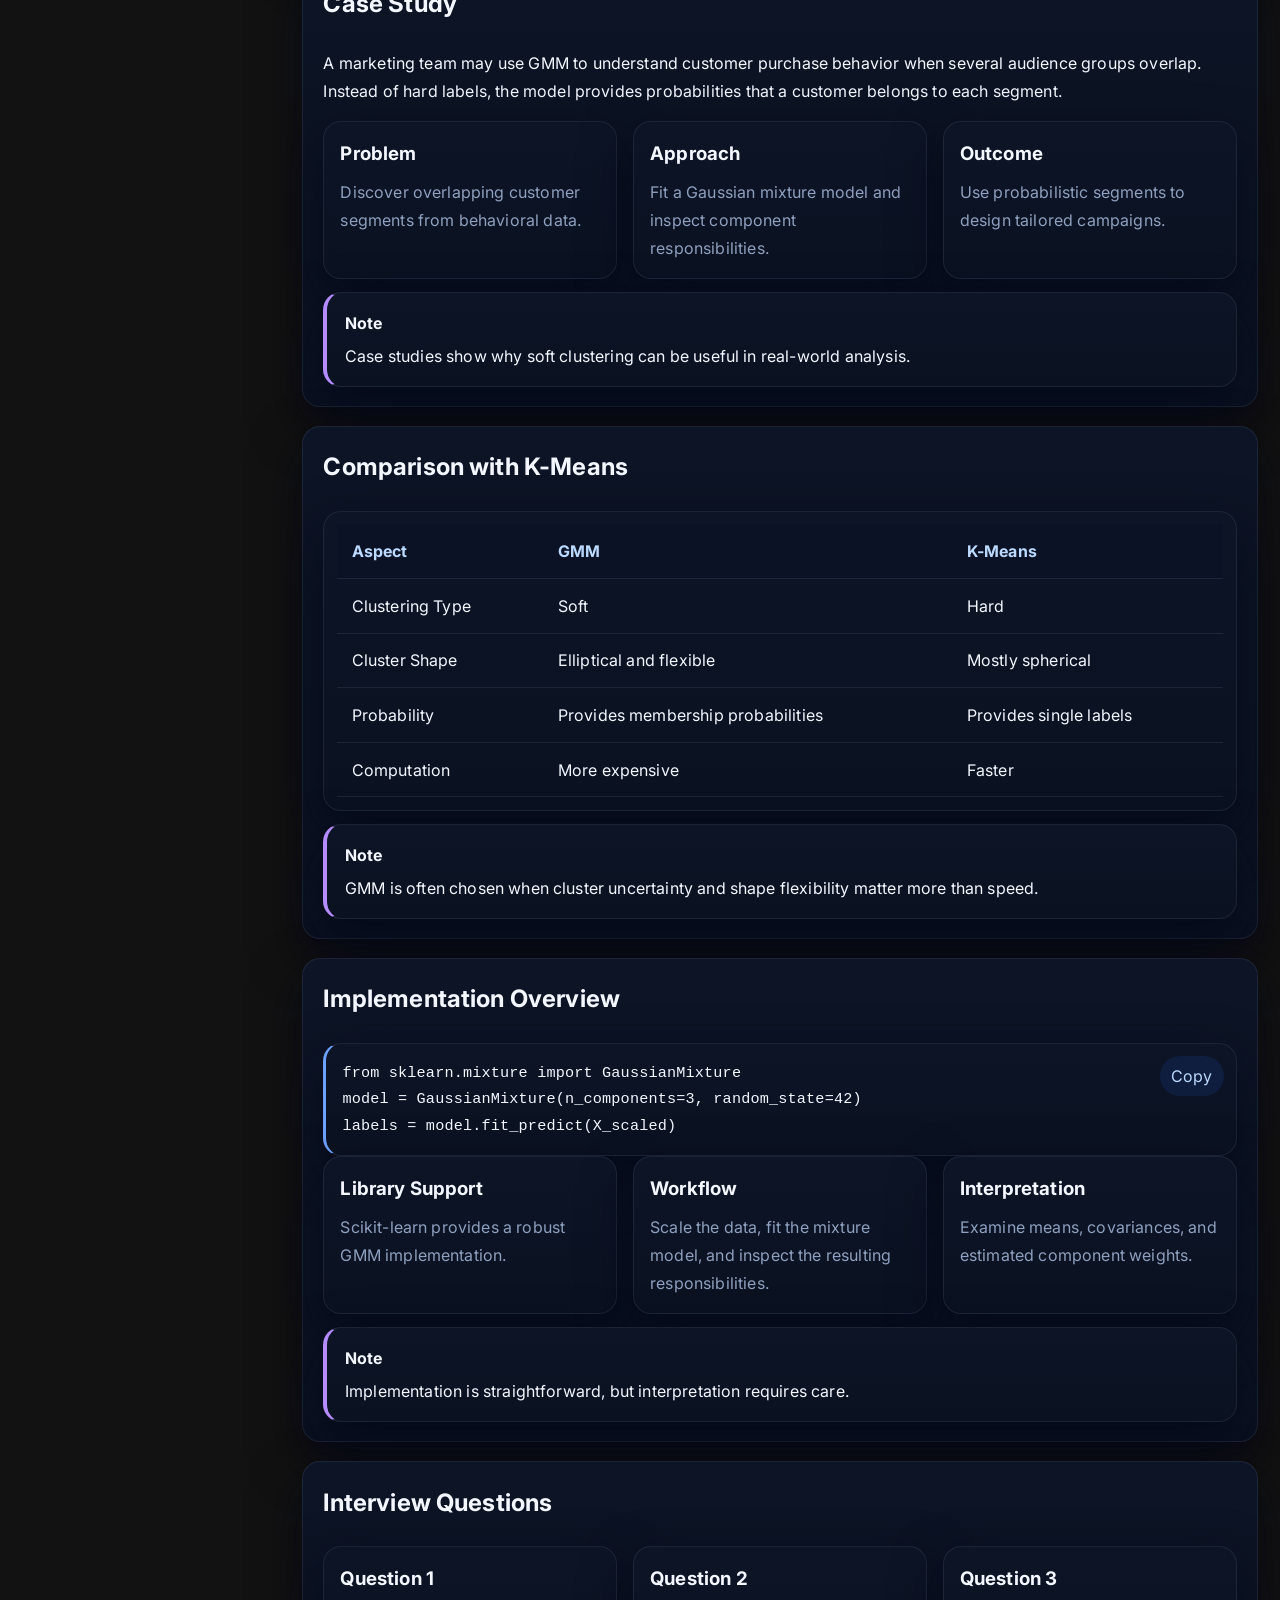
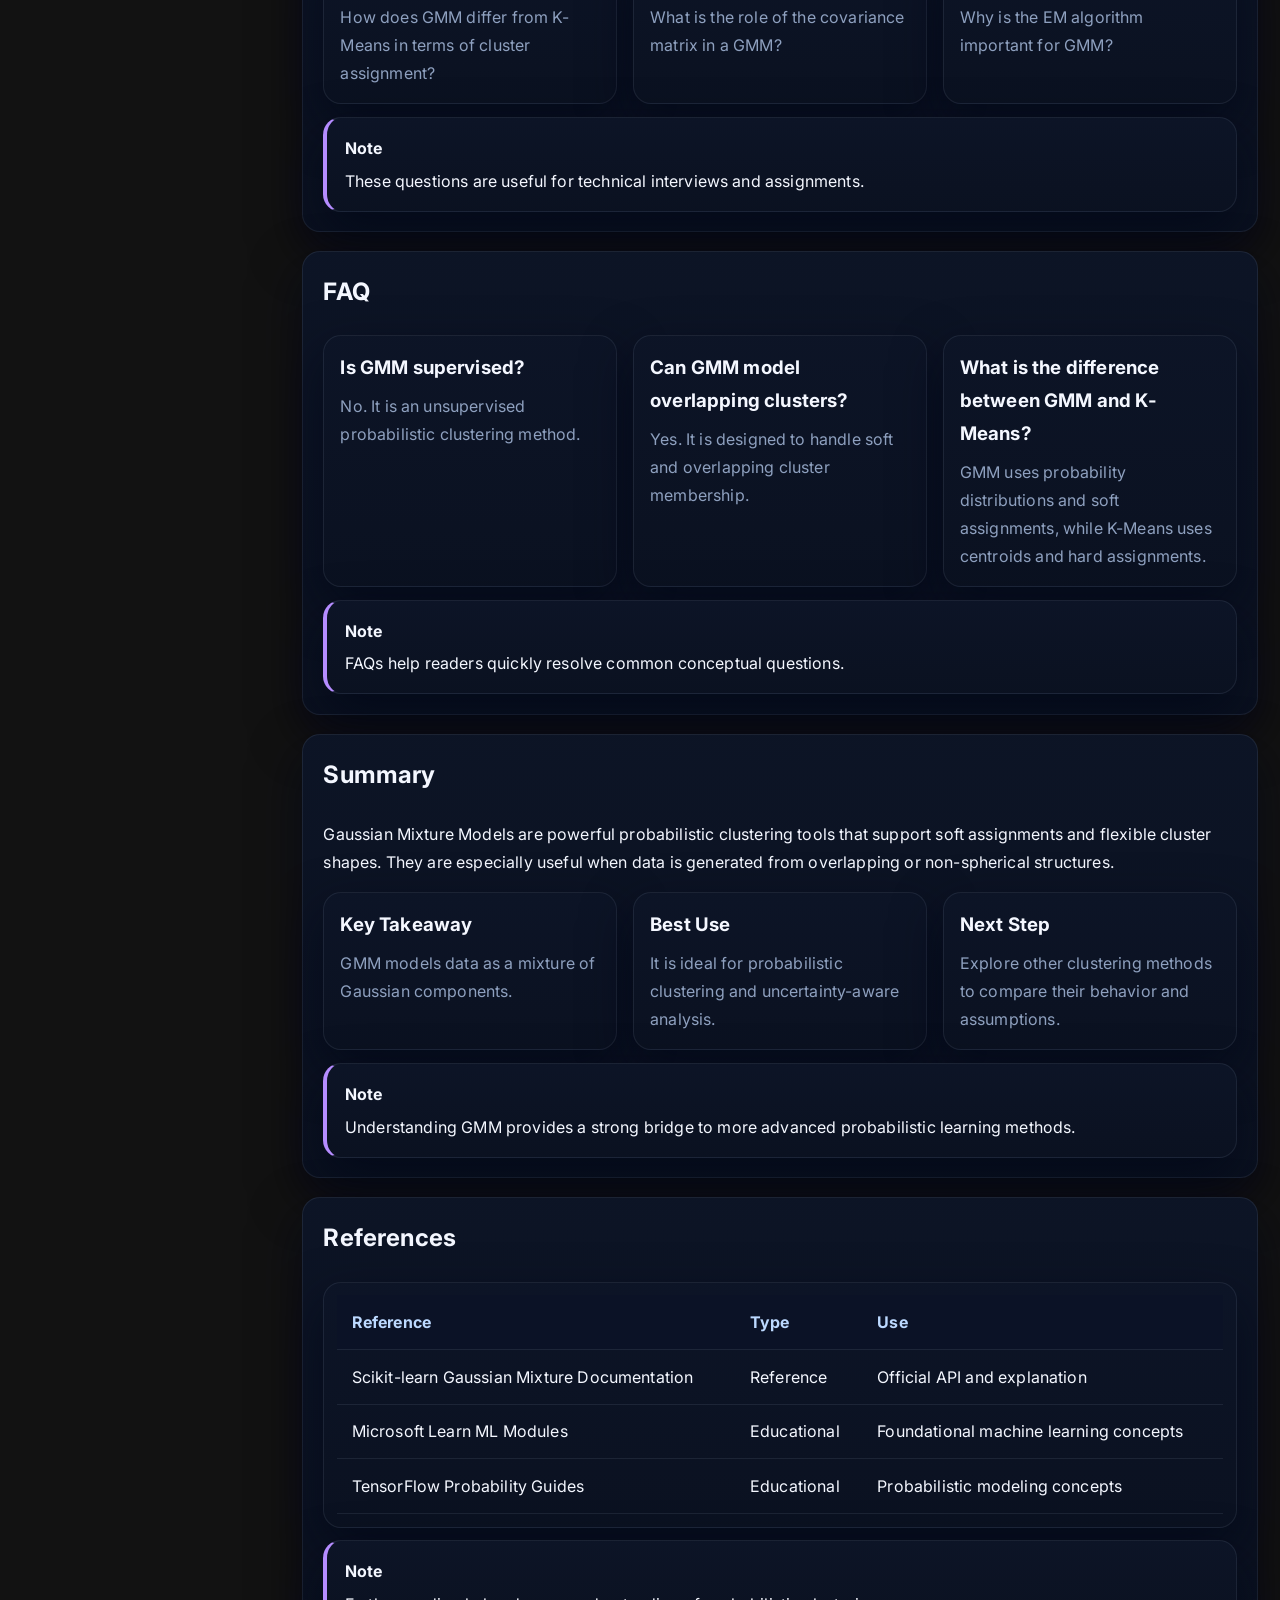
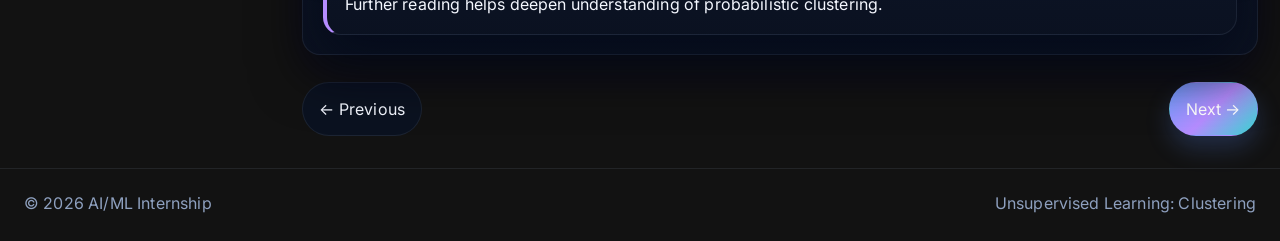
<file: gmm/index.html>
<!DOCTYPE html>
<html lang="en">
  <head>
    <meta charset="UTF-8" />
    <meta name="viewport" content="width=device-width, initial-scale=1.0" />
    <title>GMM | Unsupervised Learning</title>
    <meta name="theme-color" content="#060b16" />
    <link rel="preconnect" href="https://fonts.googleapis.com">
    <link rel="preconnect" href="https://fonts.gstatic.com" crossorigin>
    <link href="https://fonts.googleapis.com/css2?family=Inter:wght@300;400;600;700;800&display=swap" rel="stylesheet">
    <link rel="stylesheet" href="../css/styles.css" />
  </head>
  <body>
    <a class="skip-link" href="#main-content">Skip to content</a>
    <div class="reading-progress"></div>
    <header class="topbar">
      <a class="brand" href="../index.html">
        <span class="brand-mark">UL</span>
        <span>Unsupervised Learning</span>
      </a>
      <div class="topbar-actions">
        <label class="search-wrapper">
          <span>🔎</span>
          <input type="search" placeholder="Search topics" data-search-input />
          <div class="search-results" aria-live="polite"></div>
        </label>
        <button class="mobile-toggle" aria-label="Toggle navigation">☰</button>
        <button class="icon-btn" data-theme-toggle aria-label="Toggle theme">🌙</button>
      </div>
    </header>

    <div class="overlay"></div>

    <div class="page-shell">
      <aside class="sidebar">
        <div class="sidebar-header">
          <h2>GMM Guide</h2>
          <p>Structured study map</p>
        </div>
        <nav class="sidebar-nav" aria-label="GMM navigation">
          <a class="sidebar-link" href="#overview">Overview</a>
          <a class="sidebar-link" href="#definition">Definition</a>
          <a class="sidebar-link" href="#introduction">Introduction</a>
          <a class="sidebar-link" href="#why-gmm">Why GMM</a>
          <a class="sidebar-link" href="#history">History</a>
          <a class="sidebar-link" href="#gaussian-distribution">Gaussian Distribution</a>
          <a class="sidebar-link" href="#pdf">Probability Density Function</a>
          <a class="sidebar-link" href="#hard-vs-soft">Hard vs Soft Clustering</a>
          <a class="sidebar-link" href="#mixing-coefficients">Mixing Coefficients</a>
          <a class="sidebar-link" href="#covariance-matrix">Covariance Matrix</a>
          <a class="sidebar-link" href="#em-algorithm">Expectation Maximization Algorithm</a>
          <a class="sidebar-link" href="#expectation-step">Expectation Step</a>
          <a class="sidebar-link" href="#maximization-step">Maximization Step</a>
          <a class="sidebar-link" href="#working-process">Working Process</a>
          <a class="sidebar-link" href="#formula">Mathematical Formula</a>
          <a class="sidebar-link" href="#flow-diagram">Flow Diagram</a>
          <a class="sidebar-link" href="#architecture-diagram">Architecture Diagram</a>
          <a class="sidebar-link" href="#working-example">Working Example</a>
          <a class="sidebar-link" href="#preprocessing">Preprocessing</a>
          <a class="sidebar-link" href="#hyperparameters">Hyperparameters</a>
          <a class="sidebar-link" href="#evaluation-metrics">Evaluation Metrics</a>
          <a class="sidebar-link" href="#advantages">Advantages</a>
          <a class="sidebar-link" href="#limitations">Limitations</a>
          <a class="sidebar-link" href="#applications">Applications</a>
          <a class="sidebar-link" href="#industry-use-cases">Industry Use Cases</a>
          <a class="sidebar-link" href="#case-study">Case Study</a>
          <a class="sidebar-link" href="#comparison-kmeans">Comparison with K-Means</a>
          <a class="sidebar-link" href="#implementation-overview">Implementation Overview</a>
          <a class="sidebar-link" href="#interview-questions">Interview Questions</a>
          <a class="sidebar-link" href="#faq">FAQ</a>
          <a class="sidebar-link" href="#summary">Summary</a>
          <a class="sidebar-link" href="#references">References</a>
        </nav>
      </aside>

      <main class="content-area" id="main-content">
        <nav class="breadcrumb" aria-label="Breadcrumb">
          <a href="../index.html">Home</a>
          <span>/</span>
          <span>Introduction</span>
          <span>/</span>
          <span>GMM</span>
        </nav>

        <div class="doc-content">
          <section class="hero" id="overview">
            <p class="eyebrow">Algorithm Guide</p>
            <h1>Gaussian Mixture Models</h1>
            <p>Gaussian Mixture Models are probabilistic clustering methods that model data as a mixture of several Gaussian distributions. This page introduces GMM in a structured way for study, revision, and interview preparation.</p>
          </section>

          <section class="section-block" id="definition">
            <div class="section-heading">
              <h2>Definition</h2>
            </div>
            <p>A Gaussian Mixture Model is a probabilistic model that assumes data points are generated from a mixture of multiple Gaussian distributions, each with its own mean and covariance.</p>
            <div class="card-grid">
              <article class="card"><h3>Core Idea</h3><p>It represents the dataset as a combination of several probability distributions rather than a single compact center.</p></article>
              <article class="card"><h3>Nature</h3><p>It is flexible and can model elliptical clusters that are not well represented by K-Means.</p></article>
              <article class="card"><h3>Common Use</h3><p>It is used for density estimation, clustering, and probabilistic segmentation.</p></article>
            </div>
            <div class="note-box"><strong>Note</strong><span>Unlike K-Means, GMM assigns probabilities of belonging to each component rather than a hard label.</span></div>
          </section>

          <section class="section-block" id="introduction">
            <div class="section-heading">
              <h2>Introduction</h2>
            </div>
            <p>GMM is introduced as a probabilistic extension of clustering. It is often preferred when the data suggests overlapping clusters or when soft assignments are useful.</p>
            <div class="card-grid">
              <article class="card"><h3>Why It Matters</h3><p>It offers richer information about uncertainty in cluster membership.</p></article>
              <article class="card"><h3>Learning Goal</h3><p>It helps explain how statistical distributions can represent complex cluster shapes.</p></article>
              <article class="card"><h3>Practical Context</h3><p>It is frequently used in image processing, speech modeling, and anomaly detection.</p></article>
            </div>
            <div class="note-box"><strong>Note</strong><span>GMM is especially helpful when clusters overlap and are not perfectly separated.</span></div>
          </section>

          <section class="section-block" id="why-gmm">
            <div class="section-heading">
              <h2>Why GMM</h2>
            </div>
            <p>GMM is useful because it captures uncertainty and allows components to have different shapes, sizes, and orientations. This flexibility makes it more expressive than a simple centroid-based method.</p>
            <div class="card-grid">
              <article class="card"><h3>Flexible</h3><p>Each component can have its own covariance structure.</p></article>
              <article class="card"><h3>Probabilistic</h3><p>It produces soft probabilities instead of only hard labels.</p></article>
              <article class="card"><h3>Expressive</h3><p>It can model more complex cluster geometry than K-Means.</p></article>
            </div>
            <div class="note-box"><strong>Note</strong><span>GMM is often preferred when clusters are not circular and have different variances.</span></div>
          </section>

          <section class="section-block" id="history">
            <div class="section-heading">
              <h2>History</h2>
            </div>
            <p>Gaussian Mixture Models grew out of mixture modeling and statistical inference. Over time, they became a standard tool in unsupervised learning because of their strong probabilistic foundation and wide range of applications.</p>
            <div class="card-grid">
              <article class="card"><h3>Statistical Roots</h3><p>They are built on classical probability theory and maximum likelihood estimation.</p></article>
              <article class="card"><h3>Modern Usage</h3><p>They remain important in machine learning, computer vision, and speech processing.</p></article>
              <article class="card"><h3>Legacy</h3><p>They are foundational for many modern probabilistic models.</p></article>
            </div>
            <div class="note-box"><strong>Note</strong><span>The EM algorithm made GMM practical and widely adopted.</span></div>
          </section>

          <section class="section-block" id="gaussian-distribution">
            <div class="section-heading">
              <h2>Gaussian Distribution</h2>
            </div>
            <p>A Gaussian distribution, also called a normal distribution, is a continuous probability distribution characterized by a mean and variance. In GMM, each cluster is modeled as a Gaussian component.</p>
            <div class="card-grid">
              <article class="card"><h3>Shape</h3><p>It forms a bell-shaped curve around the mean.</p></article>
              <article class="card"><h3>Parameters</h3><p>Each Gaussian has its own mean and covariance.</p></article>
              <article class="card"><h3>Role</h3><p>It describes the probability of observing data near a certain region.</p></article>
            </div>
            <div class="note-box"><strong>Note</strong><span>GMM uses multiple Gaussian components to describe more complex data distributions.</span></div>
          </section>

          <section class="section-block" id="pdf">
            <div class="section-heading">
              <h2>Probability Density Function</h2>
            </div>
            <p>The probability density function gives the likelihood of observing a data point under a Gaussian component.</p>
            <div class="formula-card">
              <strong>PDF</strong>
              <span>$$p(x) = \frac{1}{(2\pi)^{d/2}|\Sigma|^{1/2}} \exp\left(-\frac{1}{2}(x-\mu)^T\Sigma^{-1}(x-\mu)\right)$$</span>
            </div>
            <div class="card-grid">
              <article class="card"><h3>Meaning</h3><p>It quantifies how likely a point is under a given Gaussian.</p></article>
              <article class="card"><h3>Use</h3><p>It is used in the E-step to estimate responsibilities.</p></article>
              <article class="card"><h3>Importance</h3><p>It connects the model to the observed data.</p></article>
            </div>
            <div class="note-box"><strong>Note</strong><span>The PDF is central to the probabilistic interpretation of GMM.</span></div>
          </section>

          <section class="section-block" id="hard-vs-soft">
            <div class="section-heading">
              <h2>Hard vs Soft Clustering</h2>
            </div>
            <p>Hard clustering assigns each point to one cluster, while soft clustering assigns a probability to each cluster. GMM uses soft clustering.</p>
            <div class="card-grid">
              <article class="card"><h3>Hard Clustering</h3><p>Example: K-Means gives each point one label.</p></article>
              <article class="card"><h3>Soft Clustering</h3><p>Example: GMM gives a probability of belonging to each component.</p></article>
              <article class="card"><h3>Why It Matters</h3><p>Soft assignments are useful when cluster boundaries are uncertain.</p></article>
            </div>
            <div class="note-box"><strong>Note</strong><span>Soft clustering allows uncertainty to be represented explicitly.</span></div>
          </section>

          <section class="section-block" id="mixing-coefficients">
            <div class="section-heading">
              <h2>Mixing Coefficients</h2>
            </div>
            <p>Mixing coefficients describe the prior probability of each Gaussian component. They determine how much each component contributes to the overall mixture.</p>
            <div class="card-grid">
              <article class="card"><h3>Role</h3><p>They represent the expected proportion of data assigned to each component.</p></article>
              <article class="card"><h3>Constraint</h3><p>They must sum to one across all components.</p></article>
              <article class="card"><h3>Interpretation</h3><p>They help explain the relative size of the clusters.</p></article>
            </div>
            <div class="note-box"><strong>Note</strong><span>Mixing coefficients are updated during the EM process.</span></div>
          </section>

          <section class="section-block" id="covariance-matrix">
            <div class="section-heading">
              <h2>Covariance Matrix</h2>
            </div>
            <p>The covariance matrix describes how spread out a Gaussian component is and how its dimensions relate to each other. It allows GMM to model elliptical clusters.</p>
            <div class="card-grid">
              <article class="card"><h3>Shape Information</h3><p>It captures direction and spread of the cluster.</p></article>
              <article class="card"><h3>Why It Matters</h3><p>Different covariance structures allow more expressive clustering.</p></article>
              <article class="card"><h3>Comparison</h3><p>K-Means assumes spherical clusters, while GMM can model rotated and elongated structures.</p></article>
            </div>
            <div class="note-box"><strong>Note</strong><span>Covariance estimation is one of the main reasons GMM is more flexible than K-Means.</span></div>
          </section>

          <section class="section-block" id="em-algorithm">
            <div class="section-heading">
              <h2>Expectation Maximization Algorithm</h2>
            </div>
            <p>The Expectation-Maximization algorithm is used to fit a GMM by iteratively estimating component responsibilities and updating model parameters.</p>
            <div class="card-grid">
              <article class="card"><h3>Purpose</h3><p>To find the best-fitting mixture of Gaussian distributions.</p></article>
              <article class="card"><h3>Iteration</h3><p>It alternates between estimating hidden assignments and updating parameters.</p></article>
              <article class="card"><h3>Outcome</h3><p>It produces a probabilistic clustering solution.</p></article>
            </div>
            <div class="note-box"><strong>Note</strong><span>EM is a general optimization technique and is central to fitting GMMs.</span></div>
          </section>

          <section class="section-block" id="expectation-step">
            <div class="section-heading">
              <h2>Expectation Step</h2>
            </div>
            <p>In the expectation step, the model computes the probability that each data point belongs to each Gaussian component.</p>
            <div class="card-grid">
              <article class="card"><h3>Responsibility</h3><p>It estimates the contribution of each component to each point.</p></article>
              <article class="card"><h3>Use</h3><p>These responsibilities guide the parameter update step.</p></article>
              <article class="card"><h3>Meaning</h3><p>They represent soft cluster assignments.</p></article>
            </div>
            <div class="note-box"><strong>Note</strong><span>The E-step is where uncertainty in cluster membership is estimated.</span></div>
          </section>

          <section class="section-block" id="maximization-step">
            <div class="section-heading">
              <h2>Maximization Step</h2>
            </div>
            <p>In the maximization step, the model updates the means, covariances, and mixing coefficients based on the responsibilities from the expectation step.</p>
            <div class="card-grid">
              <article class="card"><h3>Parameter Update</h3><p>It finds parameter values that improve the likelihood of the data.</p></article>
              <article class="card"><h3>Goal</h3><p>To increase the model’s fit to the observed data.</p></article>
              <article class="card"><h3>Impact</h3><p>These updates make the mixture more representative of the dataset.</p></article>
            </div>
            <div class="note-box"><strong>Note</strong><span>The M-step improves the model given the current soft assignments.</span></div>
          </section>

          <section class="section-block" id="working-process">
            <div class="section-heading">
              <h2>Working Process</h2>
            </div>
            <p>The GMM workflow alternates between estimating component memberships and refining component parameters until convergence is reached.</p>
            <div class="card-grid">
              <article class="card"><h3>Initialize</h3><p>Start with an initial guess for the mixture parameters.</p></article>
              <article class="card"><h3>Estimate</h3><p>Compute responsibilities for each point.</p></article>
              <article class="card"><h3>Update</h3><p>Recalculate means, covariances, and weights.</p></article>
            </div>
            <div class="note-box"><strong>Note</strong><span>The process continues until the likelihood stops improving significantly.</span></div>
          </section>

          <section class="section-block" id="formula">
            <div class="section-heading">
              <h2>Mathematical Formula</h2>
            </div>
            <p>GMM defines the data distribution as a weighted sum of Gaussian densities.</p>
            <div class="formula-card">
              <strong>Mixture Model</strong>
              <span>$$p(x) = \sum_{j=1}^{K} \pi_j \mathcal{N}(x | \mu_j, \Sigma_j)$$</span>
            </div>
            <div class="card-grid">
              <article class="card"><h3>Meaning</h3><p>Each data point is modeled as being generated by one of several Gaussian components.</p></article>
              <article class="card"><h3>Interpretation</h3><p>The weights determine the relative importance of different components.</p></article>
              <article class="card"><h3>Role</h3><p>The model learns the best values for these parameters during training.</p></article>
            </div>
            <div class="note-box"><strong>Note</strong><span>This formula is the foundation of probabilistic clustering with GMMs.</span></div>
          </section>

          <section class="section-block" id="flow-diagram">
            <div class="section-heading">
              <h2>Flow Diagram</h2>
            </div>
            <div class="code-block">
              <pre><code>Data Input → Initialize GMM Parameters
→ Compute Responsibilities → Update Means/Covariances/Weights
→ Repeat Until Convergence → Soft Cluster Assignments</code></pre>
            </div>
            <div class="note-box"><strong>Note</strong><span>The flow emphasizes the iterative nature of the EM algorithm.</span></div>
          </section>

          <section class="section-block" id="architecture-diagram">
            <div class="section-heading">
              <h2>Architecture Diagram</h2>
            </div>
            <div class="code-block">
              <pre><code>Raw Dataset
   ↓
Preprocessing
   ↓
Initialize Mixture Components
   ↓
Expectation Step
   ↓
Maximization Step
   ↓
Final Probabilistic Clusters</code></pre>
            </div>
            <div class="note-box"><strong>Note</strong><span>GMM architecture is more statistically rich than centroid-based clustering.</span></div>
          </section>

          <section class="section-block" id="working-example">
            <div class="section-heading">
              <h2>Working Example</h2>
            </div>
            <p>Suppose a dataset contains points from two overlapping populations. GMM assigns each point a probability of belonging to each cluster instead of forcing it into exactly one group.</p>
            <div class="card-grid">
              <article class="card"><h3>Example Setup</h3><p>Two Gaussian components are used to model the data.</p></article>
              <article class="card"><h3>Outcome</h3><p>Each point receives a soft membership score for each component.</p></article>
              <article class="card"><h3>Insight</h3><p>This is especially helpful when boundaries between groups are not sharp.</p></article>
            </div>
            <div class="note-box"><strong>Note</strong><span>A worked example makes the soft assignment idea easier to understand.</span></div>
          </section>

          <section class="section-block" id="preprocessing">
            <div class="section-heading">
              <h2>Preprocessing</h2>
            </div>
            <p>Preprocessing is important for GMM because the model relies on distances and covariance estimates. Data should be prepared carefully to avoid unstable estimates.</p>
            <div class="card-grid">
              <article class="card"><h3>Scaling</h3><p>Standardizes features so that one dimension does not dominate the covariance structure.</p></article>
              <article class="card"><h3>Missing Values</h3><p>Missing values should be handled before estimation.</p></article>
              <article class="card"><h3>Feature Selection</h3><p>Only relevant features should be included when possible.</p></article>
            </div>
            <div class="note-box"><strong>Note</strong><span>Good preprocessing improves both convergence and interpretability.</span></div>
          </section>

          <section class="section-block" id="hyperparameters">
            <div class="section-heading">
              <h2>Hyperparameters</h2>
            </div>
            <p>GMM has several hyperparameters that influence the model fit, including the number of components and covariance settings.</p>
            <div class="card-grid">
              <article class="card"><h3>Number of Components</h3><p>Controls how many Gaussian distributions are used.</p></article>
              <article class="card"><h3>Covariance Type</h3><p>Determines how flexible the covariance structure is.</p></article>
              <article class="card"><h3>Initialization</h3><p>Different starts can lead to different solutions.</p></article>
            </div>
            <div class="note-box"><strong>Note</strong><span>Hyperparameter tuning is essential for practical GMM applications.</span></div>
          </section>

          <section class="section-block" id="evaluation-metrics">
            <div class="section-heading">
              <h2>Evaluation Metrics</h2>
            </div>
            <p>Evaluation metrics help determine whether a GMM provides a meaningful representation of the data. The choice of metric depends on whether the goal is clustering quality, density estimation, or interpretability.</p>
            <div class="card-grid">
              <article class="card"><h3>Likelihood</h3><p>Measures how well the mixture explains the data.</p></article>
              <article class="card"><h3>BIC</h3><p>Helps compare models with different numbers of components.</p></article>
              <article class="card"><h3>Silhouette</h3><p>Can be used when hard labels are derived from probabilities.</p></article>
            </div>
            <div class="note-box"><strong>Note</strong><span>Model selection should balance fit, complexity, and interpretability.</span></div>
          </section>

          <section class="section-block" id="advantages">
            <div class="section-heading">
              <h2>Advantages</h2>
            </div>
            <div class="card-grid">
              <article class="card"><h3>Probabilistic</h3><p>It captures uncertainty in cluster membership.</p></article>
              <article class="card"><h3>Flexible</h3><p>It can model elliptical and overlapping clusters.</p></article>
              <article class="card"><h3>Generative</h3><p>It can describe the distribution of the data.</p></article>
            </div>
            <div class="note-box"><strong>Note</strong><span>These advantages make GMM particularly attractive for richer clustering tasks.</span></div>
          </section>

          <section class="section-block" id="limitations">
            <div class="section-heading">
              <h2>Limitations</h2>
            </div>
            <div class="card-grid">
              <article class="card"><h3>Requires More Computation</h3><p>EM can be slower than K-Means for large datasets.</p></article>
              <article class="card"><h3> Sensitive to Initialization</h3><p>Different starts can lead to different solutions.</p></article>
              <article class="card"><h3>Assumes Gaussian Components</h3><p>It may not fit data well when the underlying structure is very different.</p></article>
            </div>
            <div class="note-box"><strong>Note</strong><span>GMM works best when the data is reasonably well described by Gaussian components.</span></div>
          </section>

          <section class="section-block" id="applications">
            <div class="section-heading">
              <h2>Applications</h2>
            </div>
            <p>GMMs are used in many data-centric domains where probabilistic clustering is valuable.</p>
            <div class="card-grid">
              <article class="card"><h3>Image Segmentation</h3><p>Model color or pixel distributions for segmentation tasks.</p></article>
              <article class="card"><h3>Speech Processing</h3><p>Represent different sound patterns or speaker characteristics.</p></article>
              <article class="card"><h3>Anomaly Detection</h3><p>Identify observations that do not fit the learned mixture well.</p></article>
            </div>
            <div class="note-box"><strong>Note</strong><span>Probabilistic clustering is valuable wherever uncertainty matters.</span></div>
          </section>

          <section class="section-block" id="industry-use-cases">
            <div class="section-heading">
              <h2>Industry Use Cases</h2>
            </div>
            <div class="card-grid">
              <article class="card"><h3>Healthcare</h3><p>Model patient subgroups with overlapping physiological characteristics.</p></article>
              <article class="card"><h3>Finance</h3><p>Estimate hidden structures in transaction and market behaviour.</p></article>
              <article class="card"><h3>Marketing</h3><p>Identify soft customer segments with mixed preferences.</p></article>
            </div>
            <div class="note-box"><strong>Note</strong><span>Industry use cases often benefit from the probabilistic interpretation of GMM.</span></div>
          </section>

          <section class="section-block" id="case-study">
            <div class="section-heading">
              <h2>Case Study</h2>
            </div>
            <p>A marketing team may use GMM to understand customer purchase behavior when several audience groups overlap. Instead of hard labels, the model provides probabilities that a customer belongs to each segment.</p>
            <div class="card-grid">
              <article class="card"><h3>Problem</h3><p>Discover overlapping customer segments from behavioral data.</p></article>
              <article class="card"><h3>Approach</h3><p>Fit a Gaussian mixture model and inspect component responsibilities.</p></article>
              <article class="card"><h3>Outcome</h3><p>Use probabilistic segments to design tailored campaigns.</p></article>
            </div>
            <div class="note-box"><strong>Note</strong><span>Case studies show why soft clustering can be useful in real-world analysis.</span></div>
          </section>

          <section class="section-block" id="comparison-kmeans">
            <div class="section-heading">
              <h2>Comparison with K-Means</h2>
            </div>
            <div class="table-wrapper">
              <table>
                <thead>
                  <tr><th>Aspect</th><th>GMM</th><th>K-Means</th></tr>
                </thead>
                <tbody>
                  <tr><td>Clustering Type</td><td>Soft</td><td>Hard</td></tr>
                  <tr><td>Cluster Shape</td><td>Elliptical and flexible</td><td>Mostly spherical</td></tr>
                  <tr><td>Probability</td><td>Provides membership probabilities</td><td>Provides single labels</td></tr>
                  <tr><td>Computation</td><td>More expensive</td><td>Faster</td></tr>
                </tbody>
              </table>
            </div>
            <div class="note-box"><strong>Note</strong><span>GMM is often chosen when cluster uncertainty and shape flexibility matter more than speed.</span></div>
          </section>

          <section class="section-block" id="implementation-overview">
            <div class="section-heading">
              <h2>Implementation Overview</h2>
            </div>
            <div class="code-block">
              <pre><code>from sklearn.mixture import GaussianMixture
model = GaussianMixture(n_components=3, random_state=42)
labels = model.fit_predict(X_scaled)</code></pre>
            </div>
            <div class="card-grid">
              <article class="card"><h3>Library Support</h3><p>Scikit-learn provides a robust GMM implementation.</p></article>
              <article class="card"><h3>Workflow</h3><p>Scale the data, fit the mixture model, and inspect the resulting responsibilities.</p></article>
              <article class="card"><h3>Interpretation</h3><p>Examine means, covariances, and estimated component weights.</p></article>
            </div>
            <div class="note-box"><strong>Note</strong><span>Implementation is straightforward, but interpretation requires care.</span></div>
          </section>

          <section class="section-block" id="interview-questions">
            <div class="section-heading">
              <h2>Interview Questions</h2>
            </div>
            <div class="card-grid">
              <article class="card"><h3>Question 1</h3><p>How does GMM differ from K-Means in terms of cluster assignment?</p></article>
              <article class="card"><h3>Question 2</h3><p>What is the role of the covariance matrix in a GMM?</p></article>
              <article class="card"><h3>Question 3</h3><p>Why is the EM algorithm important for GMM?</p></article>
            </div>
            <div class="note-box"><strong>Note</strong><span>These questions are useful for technical interviews and assignments.</span></div>
          </section>

          <section class="section-block" id="faq">
            <div class="section-heading">
              <h2>FAQ</h2>
            </div>
            <div class="card-grid">
              <article class="card"><h3>Is GMM supervised?</h3><p>No. It is an unsupervised probabilistic clustering method.</p></article>
              <article class="card"><h3>Can GMM model overlapping clusters?</h3><p>Yes. It is designed to handle soft and overlapping cluster membership.</p></article>
              <article class="card"><h3>What is the difference between GMM and K-Means?</h3><p>GMM uses probability distributions and soft assignments, while K-Means uses centroids and hard assignments.</p></article>
            </div>
            <div class="note-box"><strong>Note</strong><span>FAQs help readers quickly resolve common conceptual questions.</span></div>
          </section>

          <section class="section-block" id="summary">
            <div class="section-heading">
              <h2>Summary</h2>
            </div>
            <p>Gaussian Mixture Models are powerful probabilistic clustering tools that support soft assignments and flexible cluster shapes. They are especially useful when data is generated from overlapping or non-spherical structures.</p>
            <div class="card-grid">
              <article class="card"><h3>Key Takeaway</h3><p>GMM models data as a mixture of Gaussian components.</p></article>
              <article class="card"><h3>Best Use</h3><p>It is ideal for probabilistic clustering and uncertainty-aware analysis.</p></article>
              <article class="card"><h3>Next Step</h3><p>Explore other clustering methods to compare their behavior and assumptions.</p></article>
            </div>
            <div class="note-box"><strong>Note</strong><span>Understanding GMM provides a strong bridge to more advanced probabilistic learning methods.</span></div>
          </section>

          <section class="section-block" id="references">
            <div class="section-heading">
              <h2>References</h2>
            </div>
            <div class="table-wrapper">
              <table>
                <thead>
                  <tr><th>Reference</th><th>Type</th><th>Use</th></tr>
                </thead>
                <tbody>
                  <tr><td>Scikit-learn Gaussian Mixture Documentation</td><td>Reference</td><td>Official API and explanation</td></tr>
                  <tr><td>Microsoft Learn ML Modules</td><td>Educational</td><td>Foundational machine learning concepts</td></tr>
                  <tr><td>TensorFlow Probability Guides</td><td>Educational</td><td>Probabilistic modeling concepts</td></tr>
                </tbody>
              </table>
            </div>
            <div class="note-box"><strong>Note</strong><span>Further reading helps deepen understanding of probabilistic clustering.</span></div>
          </section>

          <div class="pagination">
            <a class="btn btn-secondary" href="../kmeans/index.html">← Previous</a>
            <a class="btn btn-primary" href="../dbscan/index.html">Next →</a>
          </div>
        </div>
      </main>
    </div>

    <footer class="site-footer">
      <span>© 2026 AI/ML Internship</span>
      <span>Unsupervised Learning: Clustering</span>
    </footer>

    <button class="scroll-top" aria-label="Scroll to top">↑</button>
    <script src="../js/main.js"></script>
  </body>
</html>
</file>
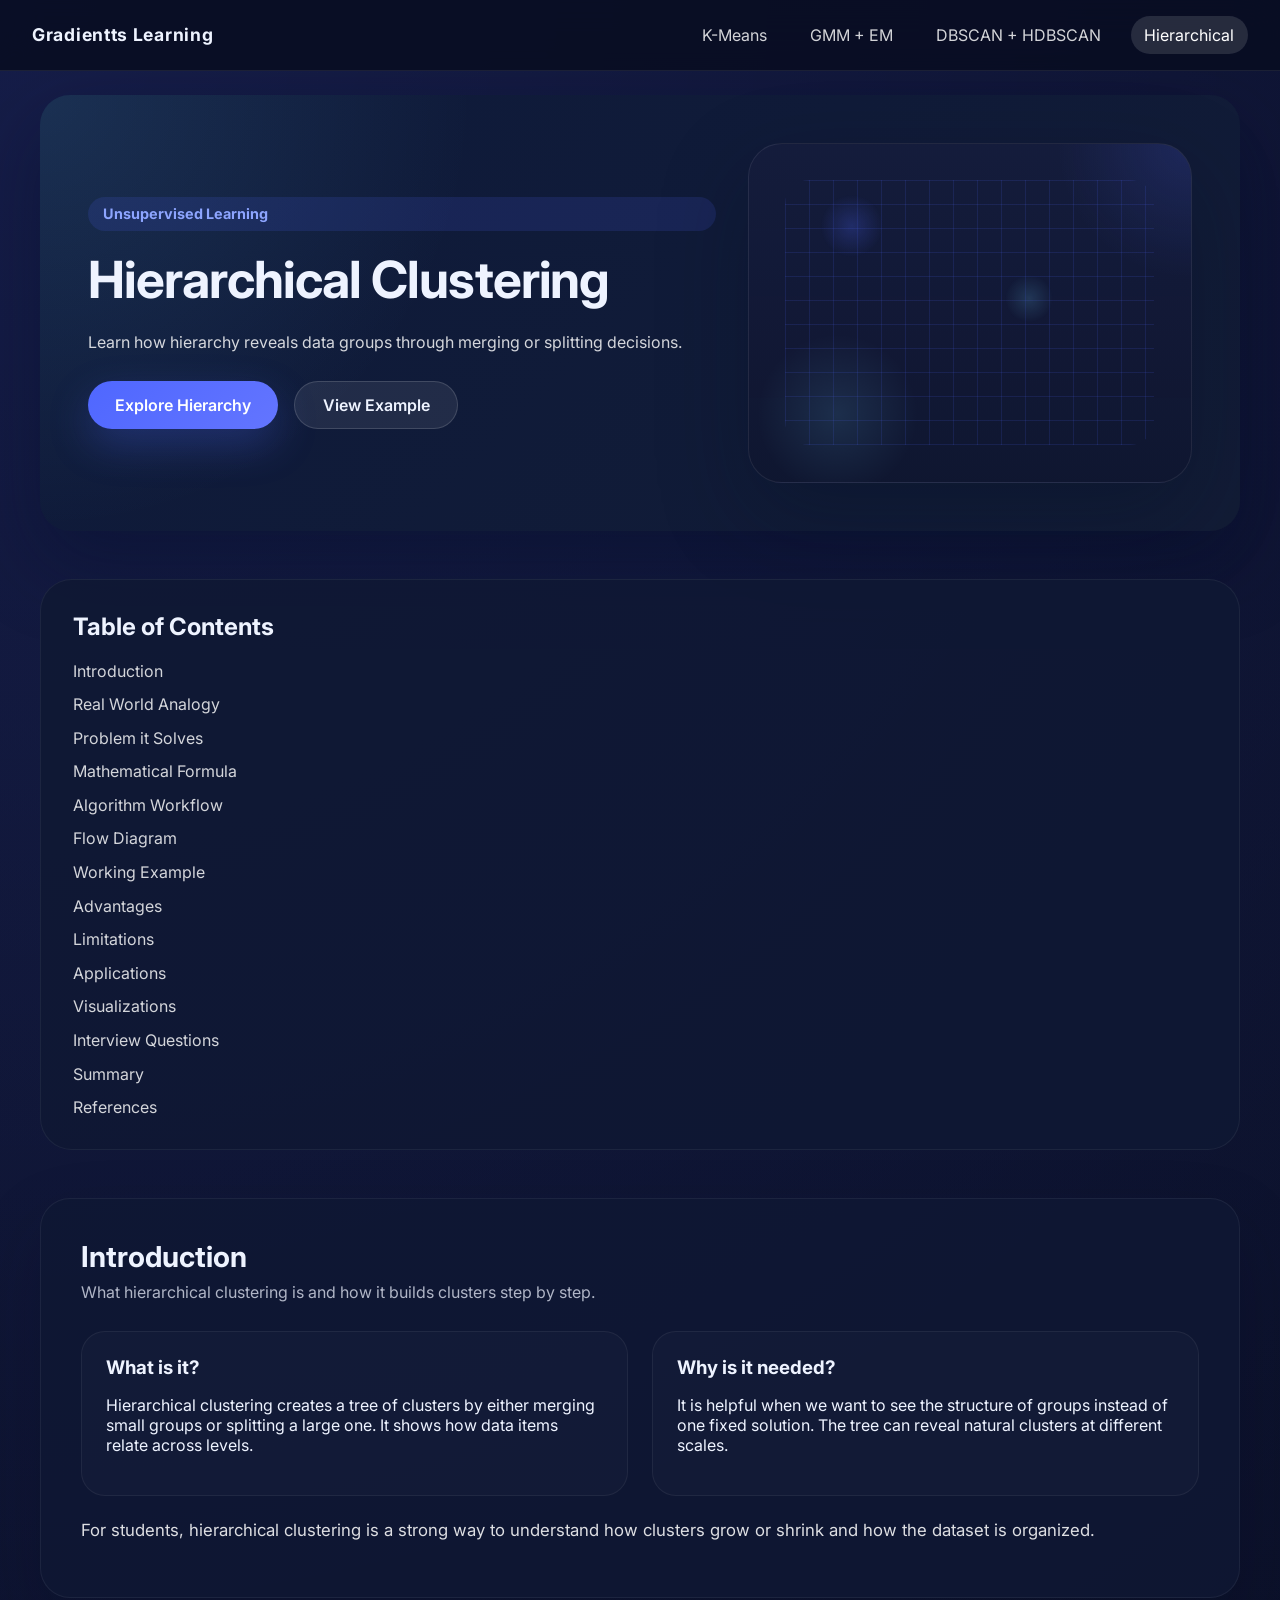
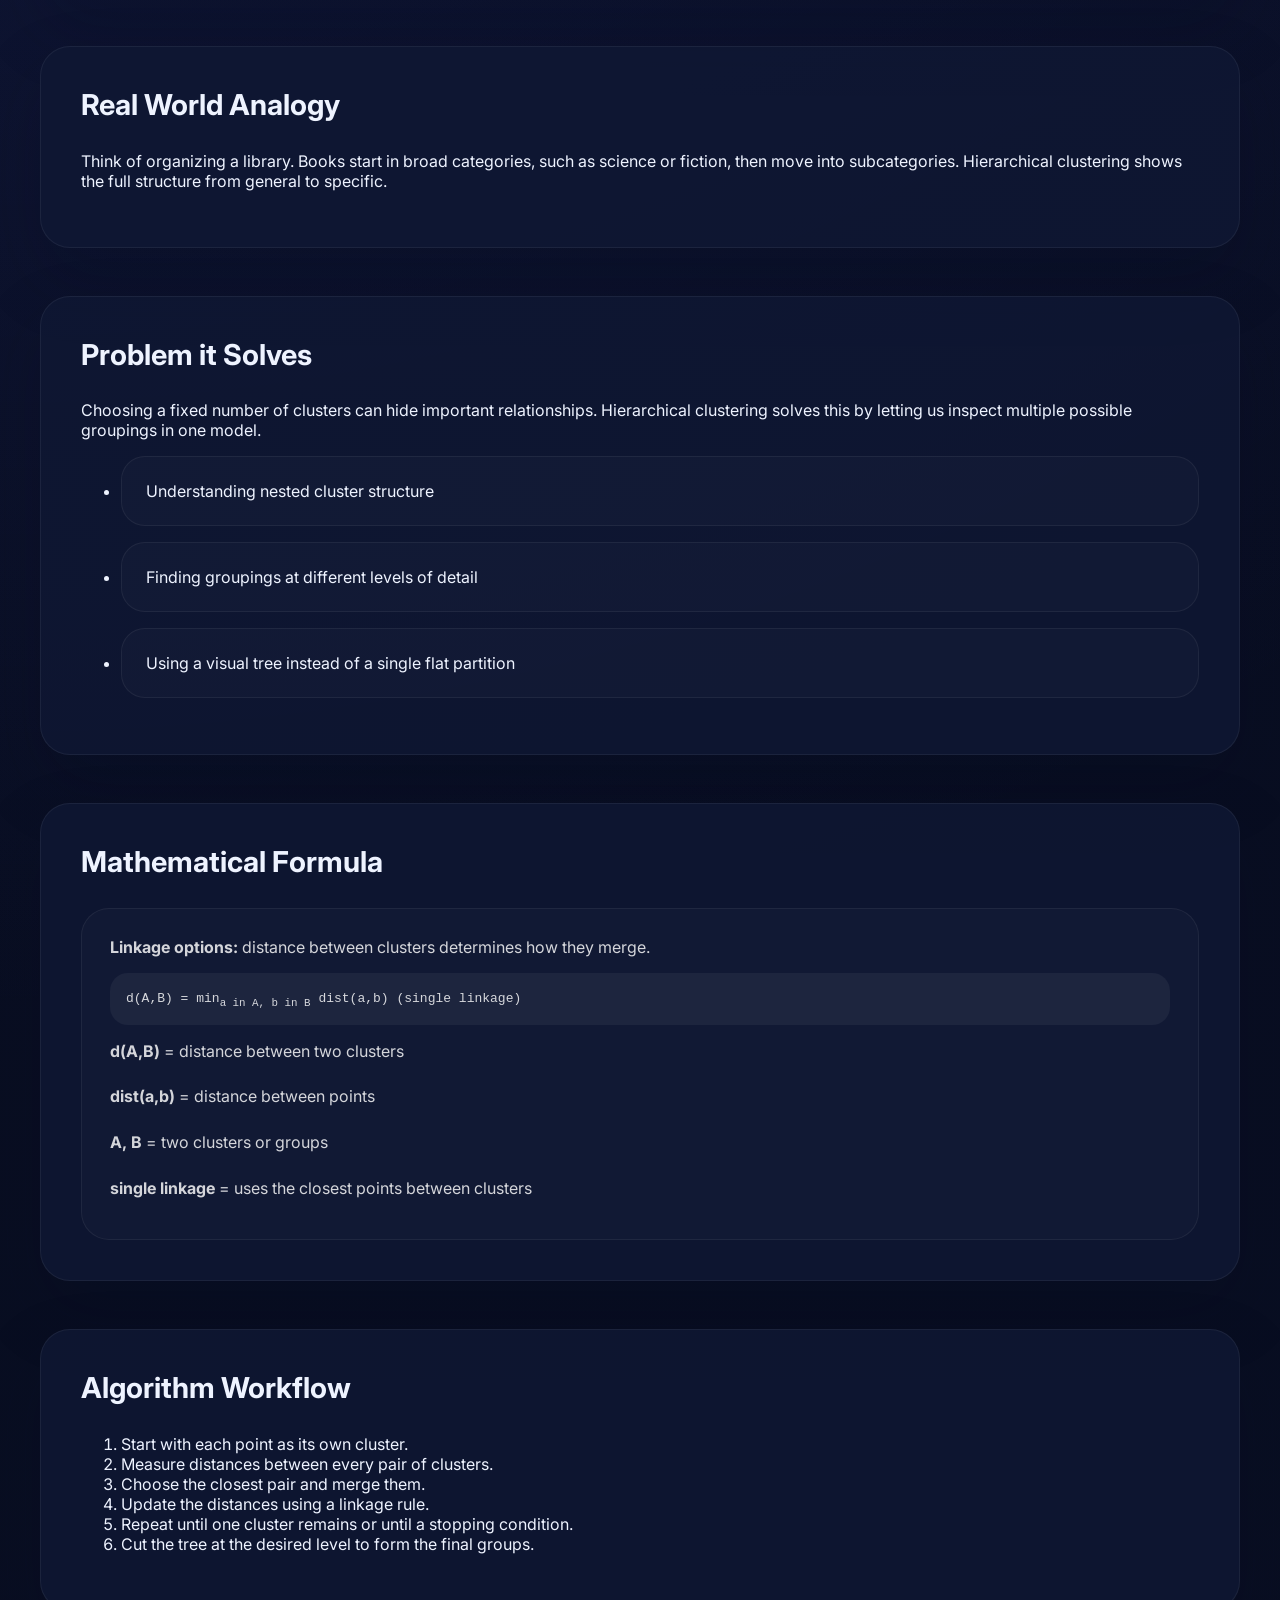
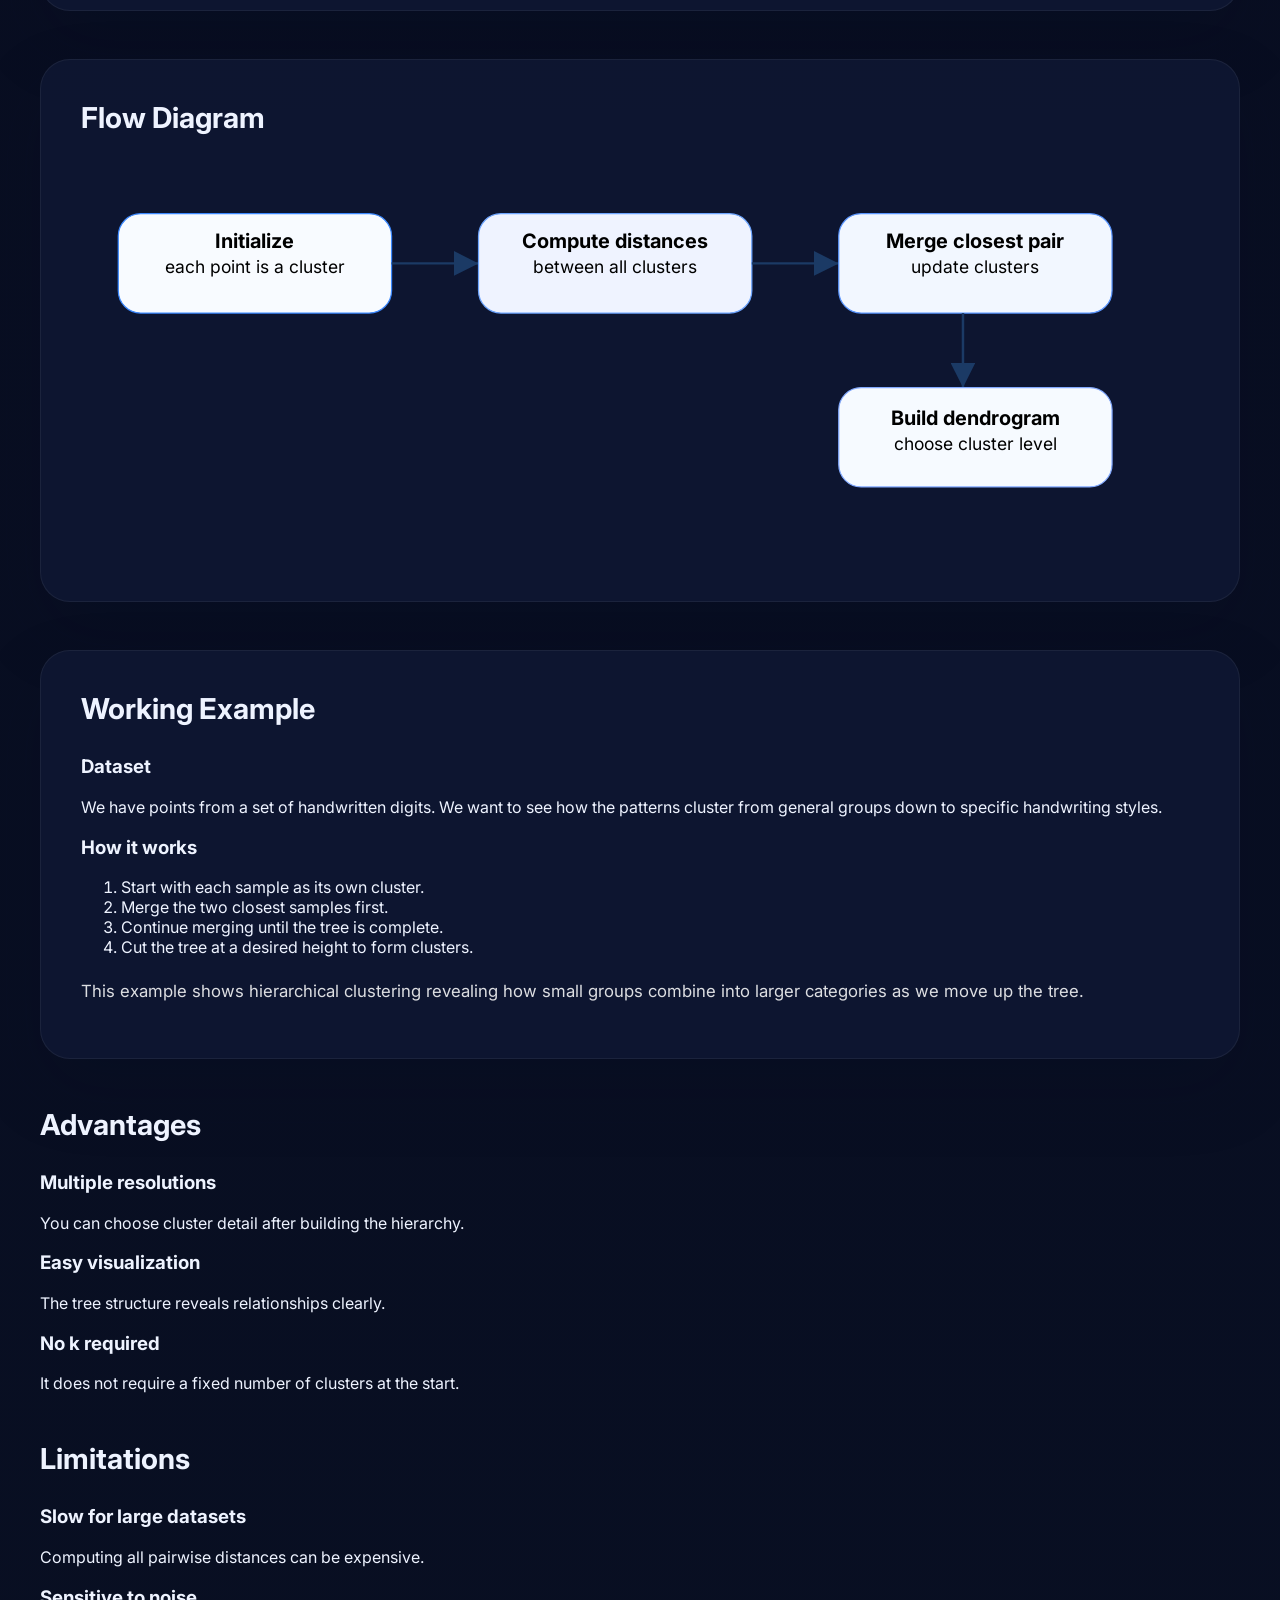
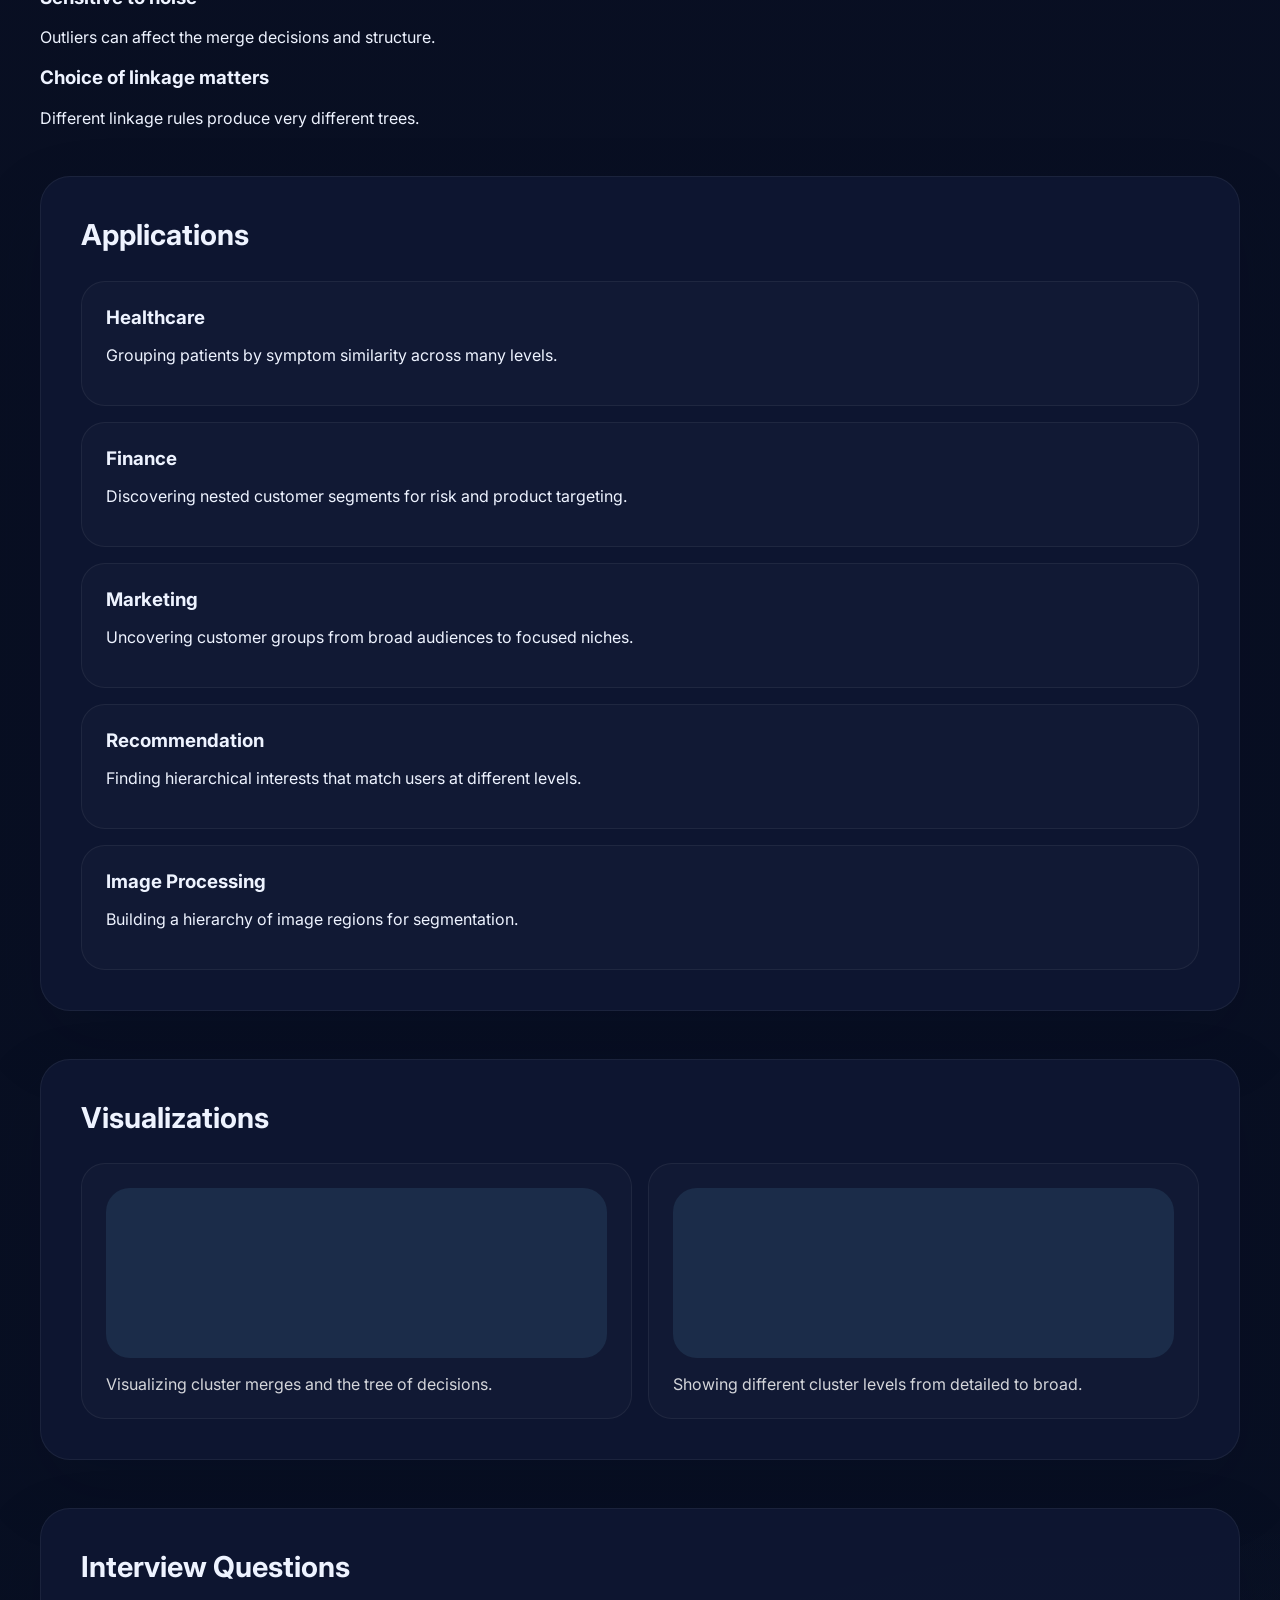
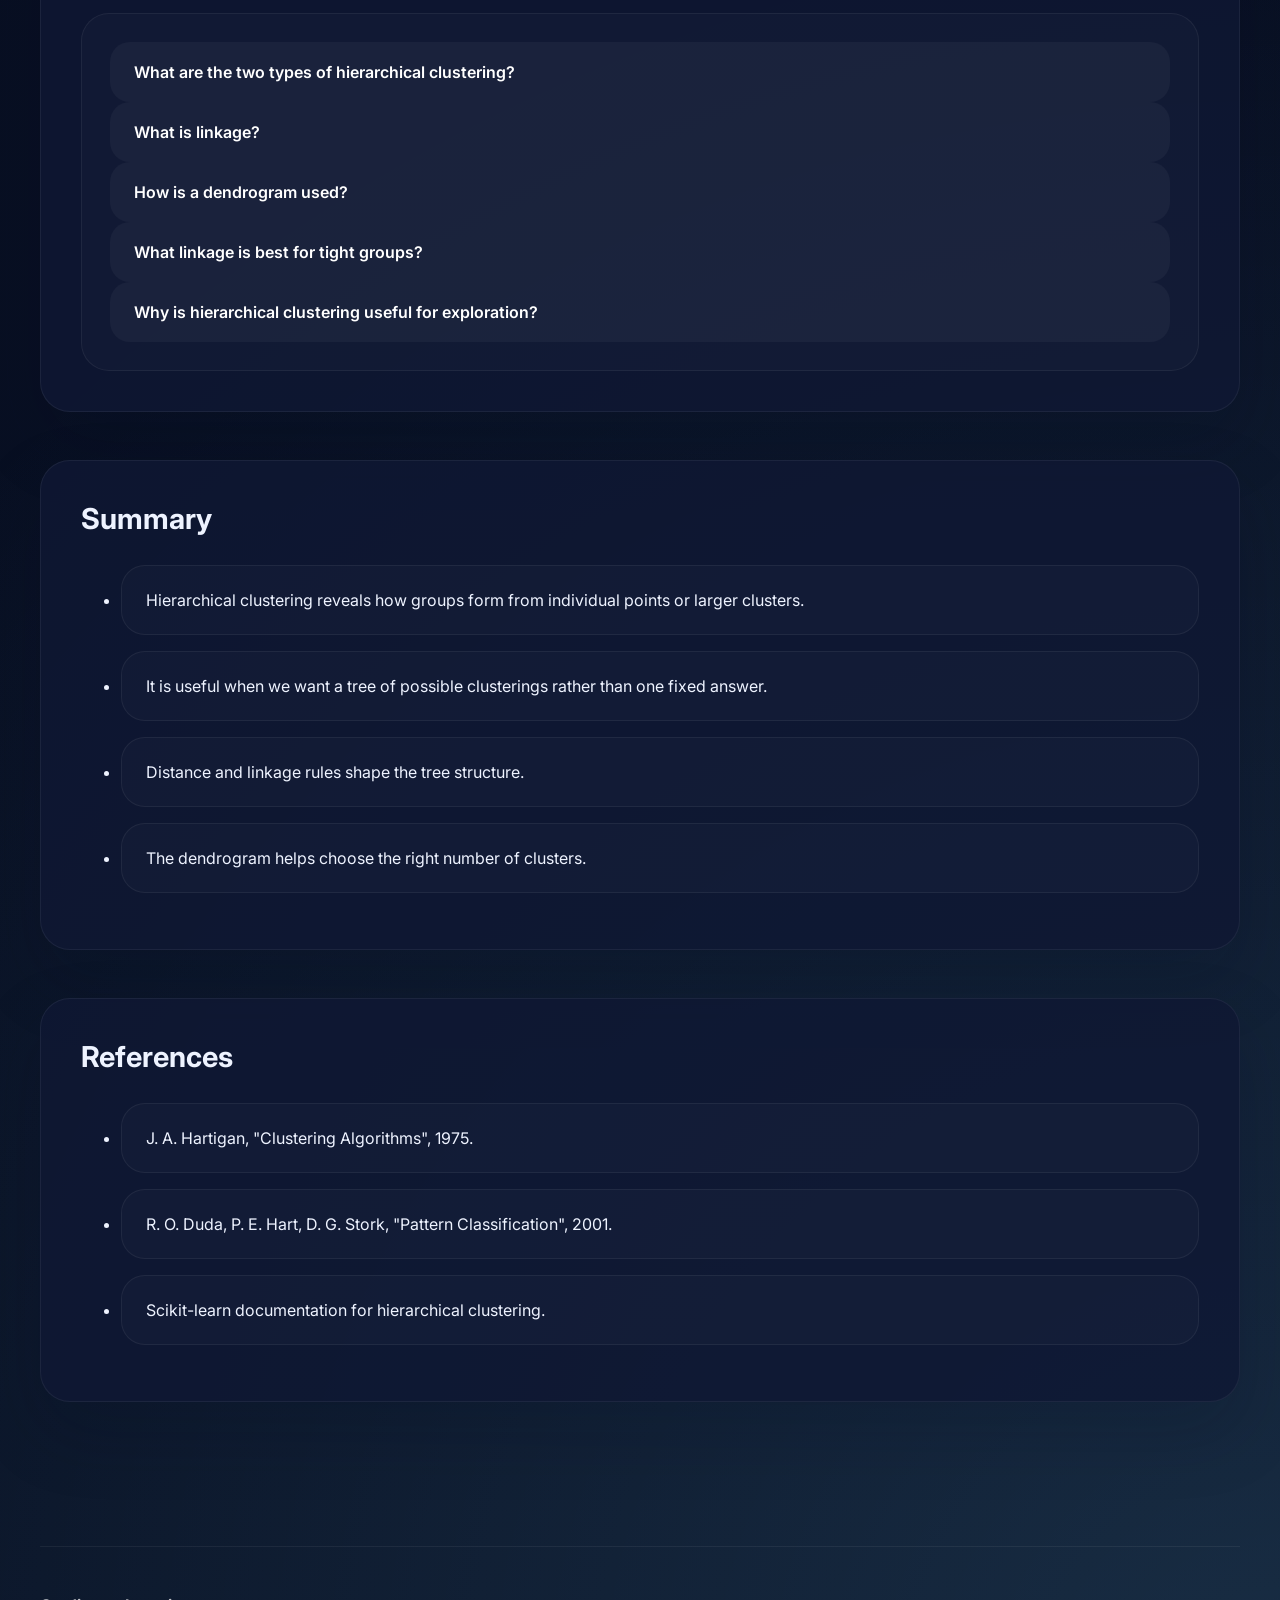
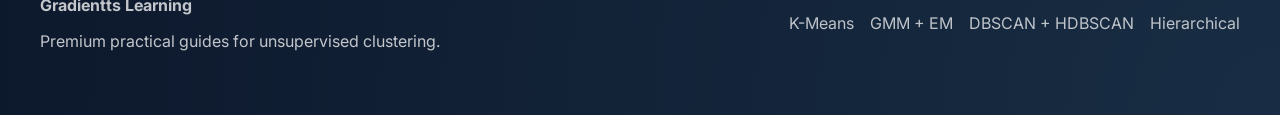
<file: hierarchical-clustering/index.html>
<!DOCTYPE html>
<html lang="en">
<head>
  <meta charset="UTF-8" />
  <meta name="viewport" content="width=device-width, initial-scale=1.0" />
  <title>Hierarchical Clustering | Unsupervised Learning</title>
  <link rel="preconnect" href="https://fonts.googleapis.com" />
  <link rel="preconnect" href="https://fonts.gstatic.com" crossorigin />
  <link href="https://fonts.googleapis.com/css2?family=Inter:wght@400;500;600;700&display=swap" rel="stylesheet" />
  <link rel="stylesheet" href="../style.css" />
</head>
<body>
  <header class="navbar">
    <div class="nav-brand">Gradientts Learning</div>
    <nav class="nav-links" aria-label="Main navigation">
      <a href="../k-means/index.html">K-Means</a>
      <a href="../gmm-em/index.html">GMM + EM</a>
      <a href="../dbscan-hdbscan/index.html">DBSCAN + HDBSCAN</a>
      <a href="../hierarchical-clustering/index.html" class="active">Hierarchical</a>
    </nav>
    <button class="nav-toggle" aria-label="Toggle navigation" aria-expanded="false">
      <span></span><span></span><span></span>
    </button>
  </header>

  <main>
    <section class="hero hero-hierarchical">
      <div class="hero-copy">
        <span class="eyebrow">Unsupervised Learning</span>
        <h1>Hierarchical Clustering</h1>
        <p>Learn how hierarchy reveals data groups through merging or splitting decisions.</p>
        <div class="hero-actions">
          <a href="#overview" class="btn btn-primary">Explore Hierarchy</a>
          <a href="#example" class="btn btn-secondary">View Example</a>
        </div>
      </div>
      <div class="hero-visual" aria-hidden="true">
        <div class="hero-card">
          <div class="node-structure"></div>
          <div class="link-lines"></div>
        </div>
      </div>
    </section>

    <section class="section toc" id="toc">
      <h2>Table of Contents</h2>
      <ul>
        <li><a href="#overview">Introduction</a></li>
        <li><a href="#analogy">Real World Analogy</a></li>
        <li><a href="#problem">Problem it Solves</a></li>
        <li><a href="#formula">Mathematical Formula</a></li>
        <li><a href="#workflow">Algorithm Workflow</a></li>
        <li><a href="#diagram">Flow Diagram</a></li>
        <li><a href="#example">Working Example</a></li>
        <li><a href="#advantages">Advantages</a></li>
        <li><a href="#limitations">Limitations</a></li>
        <li><a href="#applications">Applications</a></li>
        <li><a href="#visualizations">Visualizations</a></li>
        <li><a href="#interview">Interview Questions</a></li>
        <li><a href="#summary">Summary</a></li>
        <li><a href="#references">References</a></li>
      </ul>
    </section>

    <section class="section content-block" id="overview">
      <div class="section-header">
        <h2>Introduction</h2>
        <p>What hierarchical clustering is and how it builds clusters step by step.</p>
      </div>
      <div class="content-grid">
        <div>
          <h3>What is it?</h3>
          <p>Hierarchical clustering creates a tree of clusters by either merging small groups or splitting a large one. It shows how data items relate across levels.</p>
        </div>
        <div>
          <h3>Why is it needed?</h3>
          <p>It is helpful when we want to see the structure of groups instead of one fixed solution. The tree can reveal natural clusters at different scales.</p>
        </div>
      </div>
      <p class="lead">For students, hierarchical clustering is a strong way to understand how clusters grow or shrink and how the dataset is organized.</p>
    </section>

    <section class="section content-block" id="analogy">
      <div class="section-header">
        <h2>Real World Analogy</h2>
      </div>
      <p>Think of organizing a library. Books start in broad categories, such as science or fiction, then move into subcategories. Hierarchical clustering shows the full structure from general to specific.</p>
    </section>

    <section class="section content-block" id="problem">
      <div class="section-header">
        <h2>Problem it Solves</h2>
      </div>
      <p>Choosing a fixed number of clusters can hide important relationships. Hierarchical clustering solves this by letting us inspect multiple possible groupings in one model.</p>
      <ul class="problem-list">
        <li>Understanding nested cluster structure</li>
        <li>Finding groupings at different levels of detail</li>
        <li>Using a visual tree instead of a single flat partition</li>
      </ul>
    </section>

    <section class="section content-block" id="formula">
      <div class="section-header">
        <h2>Mathematical Formula</h2>
      </div>
      <div class="formula-card">
        <p><strong>Linkage options:</strong> distance between clusters determines how they merge.</p>
        <p class="formula"><code>d(A,B) = min<sub>a in A, b in B</sub> dist(a,b)  (single linkage)</code></p>
        <div class="formula-legend">
          <div><strong>d(A,B)</strong> = distance between two clusters</div>
          <div><strong>dist(a,b)</strong> = distance between points</div>
          <div><strong>A, B</strong> = two clusters or groups</div>
          <div><strong>single linkage</strong> = uses the closest points between clusters</div>
        </div>
      </div>
    </section>

    <section class="section content-block" id="workflow">
      <div class="section-header">
        <h2>Algorithm Workflow</h2>
      </div>
      <ol class="workflow-list">
        <li>Start with each point as its own cluster.</li>
        <li>Measure distances between every pair of clusters.</li>
        <li>Choose the closest pair and merge them.</li>
        <li>Update the distances using a linkage rule.</li>
        <li>Repeat until one cluster remains or until a stopping condition.</li>
        <li>Cut the tree at the desired level to form the final groups.</li>
      </ol>
    </section>

    <section class="section content-block" id="diagram">
      <div class="section-header">
        <h2>Flow Diagram</h2>
      </div>
      <div class="diagram-wrapper" aria-label="Hierarchical clustering flow diagram">
        <svg viewBox="0 0 900 320" role="img" aria-labelledby="hierFlowTitle hierFlowDesc">
          <title id="hierFlowTitle">Hierarchical clustering workflow</title>
          <desc id="hierFlowDesc">Diagram showing cluster merging, distance updates, and dendrogram creation.</desc>
          <defs>
            <marker id="arrow-hier" markerWidth="10" markerHeight="10" refX="10" refY="5" orient="auto" markerUnits="strokeWidth">
              <path d="M0,0 L10,5 L0,10 Z" fill="#1b3a65" />
            </marker>
          </defs>
          <rect x="30" y="40" width="220" height="80" rx="18" fill="#f8fbff" stroke="#3c89ff" />
          <text x="140" y="68" text-anchor="middle" font-weight="700">Initialize</text>
          <text x="140" y="88" text-anchor="middle" font-size="14">each point is a cluster</text>
          <line x1="250" y1="80" x2="320" y2="80" stroke="#1b3a65" stroke-width="2" marker-end="url(#arrow-hier)" />

          <rect x="320" y="40" width="220" height="80" rx="18" fill="#eff3ff" stroke="#6da5ff" />
          <text x="430" y="68" text-anchor="middle" font-weight="700">Compute distances</text>
          <text x="430" y="88" text-anchor="middle" font-size="14">between all clusters</text>
          <line x1="540" y1="80" x2="610" y2="80" stroke="#1b3a65" stroke-width="2" marker-end="url(#arrow-hier)" />

          <rect x="610" y="40" width="220" height="80" rx="18" fill="#f2f7ff" stroke="#5a96ff" />
          <text x="720" y="68" text-anchor="middle" font-weight="700">Merge closest pair</text>
          <text x="720" y="88" text-anchor="middle" font-size="14">update clusters</text>
          <line x1="710" y1="120" x2="710" y2="180" stroke="#1b3a65" stroke-width="2" marker-end="url(#arrow-hier)" />

          <rect x="610" y="180" width="220" height="80" rx="18" fill="#f6faff" stroke="#82a9ff" />
          <text x="720" y="210" text-anchor="middle" font-weight="700">Build dendrogram</text>
          <text x="720" y="230" text-anchor="middle" font-size="14">choose cluster level</text>
        </svg>
      </div>
    </section>

    <section class="section content-block" id="example">
      <div class="section-header">
        <h2>Working Example</h2>
      </div>
      <div class="example-grid">
        <div class="example-card">
          <h3>Dataset</h3>
          <p>We have points from a set of handwritten digits. We want to see how the patterns cluster from general groups down to specific handwriting styles.</p>
        </div>
        <div class="example-card">
          <h3>How it works</h3>
          <ol>
            <li>Start with each sample as its own cluster.</li>
            <li>Merge the two closest samples first.</li>
            <li>Continue merging until the tree is complete.</li>
            <li>Cut the tree at a desired height to form clusters.</li>
          </ol>
        </div>
      </div>
      <p class="lead">This example shows hierarchical clustering revealing how small groups combine into larger categories as we move up the tree.</p>
    </section>

    <section class="section cards-grid" id="advantages">
      <div class="section-header">
        <h2>Advantages</h2>
      </div>
      <div class="card-list">
        <article class="feature-card">
          <h3>Multiple resolutions</h3>
          <p>You can choose cluster detail after building the hierarchy.</p>
        </article>
        <article class="feature-card">
          <h3>Easy visualization</h3>
          <p>The tree structure reveals relationships clearly.</p>
        </article>
        <article class="feature-card">
          <h3>No k required</h3>
          <p>It does not require a fixed number of clusters at the start.</p>
        </article>
      </div>
    </section>

    <section class="section cards-grid" id="limitations">
      <div class="section-header">
        <h2>Limitations</h2>
      </div>
      <div class="card-list">
        <article class="feature-card feature-card-soft">
          <h3>Slow for large datasets</h3>
          <p>Computing all pairwise distances can be expensive.</p>
        </article>
        <article class="feature-card feature-card-soft">
          <h3>Sensitive to noise</h3>
          <p>Outliers can affect the merge decisions and structure.</p>
        </article>
        <article class="feature-card feature-card-soft">
          <h3>Choice of linkage matters</h3>
          <p>Different linkage rules produce very different trees.</p>
        </article>
      </div>
    </section>

    <section class="section content-block" id="applications">
      <div class="section-header">
        <h2>Applications</h2>
      </div>
      <div class="apps-grid">
        <article>
          <h3>Healthcare</h3>
          <p>Grouping patients by symptom similarity across many levels.</p>
        </article>
        <article>
          <h3>Finance</h3>
          <p>Discovering nested customer segments for risk and product targeting.</p>
        </article>
        <article>
          <h3>Marketing</h3>
          <p>Uncovering customer groups from broad audiences to focused niches.</p>
        </article>
        <article>
          <h3>Recommendation</h3>
          <p>Finding hierarchical interests that match users at different levels.</p>
        </article>
        <article>
          <h3>Image Processing</h3>
          <p>Building a hierarchy of image regions for segmentation.</p>
        </article>
      </div>
    </section>

    <section class="section content-block" id="visualizations">
      <div class="section-header">
        <h2>Visualizations</h2>
      </div>
      <div class="visual-grid">
        <div class="visual-card">
          <div class="visual-dendrogram"></div>
          <p>Visualizing cluster merges and the tree of decisions.</p>
        </div>
        <div class="visual-card">
          <div class="visual-scale"></div>
          <p>Showing different cluster levels from detailed to broad.</p>
        </div>
      </div>
    </section>

    <section class="section content-block" id="interview">
      <div class="section-header">
        <h2>Interview Questions</h2>
      </div>
      <div class="accordion" id="faq">
        <button class="accordion-item" aria-expanded="false">What are the two types of hierarchical clustering?</button>
        <div class="panel"><p>Divisive starts with one cluster and splits, while agglomerative starts with single points and merges.</p></div>

        <button class="accordion-item" aria-expanded="false">What is linkage?</button>
        <div class="panel"><p>Linkage is the rule used to compute distance between clusters when merging them.</p></div>

        <button class="accordion-item" aria-expanded="false">How is a dendrogram used?</button>
        <div class="panel"><p>A dendrogram shows the merge history and helps choose the cluster cut level.</p></div>

        <button class="accordion-item" aria-expanded="false">What linkage is best for tight groups?</button>
        <div class="panel"><p>Complete linkage tends to create tight and compact clusters.</p></div>

        <button class="accordion-item" aria-expanded="false">Why is hierarchical clustering useful for exploration?</button>
        <div class="panel"><p>It shows group structure at multiple scales instead of a single flat solution.</p></div>
      </div>
    </section>

    <section class="section content-block" id="summary">
      <div class="section-header">
        <h2>Summary</h2>
      </div>
      <ul class="summary-list">
        <li>Hierarchical clustering reveals how groups form from individual points or larger clusters.</li>
        <li>It is useful when we want a tree of possible clusterings rather than one fixed answer.</li>
        <li>Distance and linkage rules shape the tree structure.</li>
        <li>The dendrogram helps choose the right number of clusters.</li>
      </ul>
    </section>

    <section class="section content-block" id="references">
      <div class="section-header">
        <h2>References</h2>
      </div>
      <ul class="reference-list">
        <li>J. A. Hartigan, "Clustering Algorithms", 1975.</li>
        <li>R. O. Duda, P. E. Hart, D. G. Stork, "Pattern Classification", 2001.</li>
        <li>Scikit-learn documentation for hierarchical clustering.</li>
      </ul>
    </section>
  </main>

  <footer class="footer">
    <div class="footer-content">
      <div>
        <p><strong>Gradientts Learning</strong></p>
        <p>Premium practical guides for unsupervised clustering.</p>
      </div>
      <div class="footer-links">
        <a href="../k-means/index.html">K-Means</a>
        <a href="../gmm-em/index.html">GMM + EM</a>
        <a href="../dbscan-hdbscan/index.html">DBSCAN + HDBSCAN</a>
        <a href="../hierarchical-clustering/index.html">Hierarchical</a>
      </div>
    </div>
  </footer>
  <button class="back-to-top" aria-label="Back to top">↑</button>
  <script src="../script.js"></script>
</body>
</html>
</file>
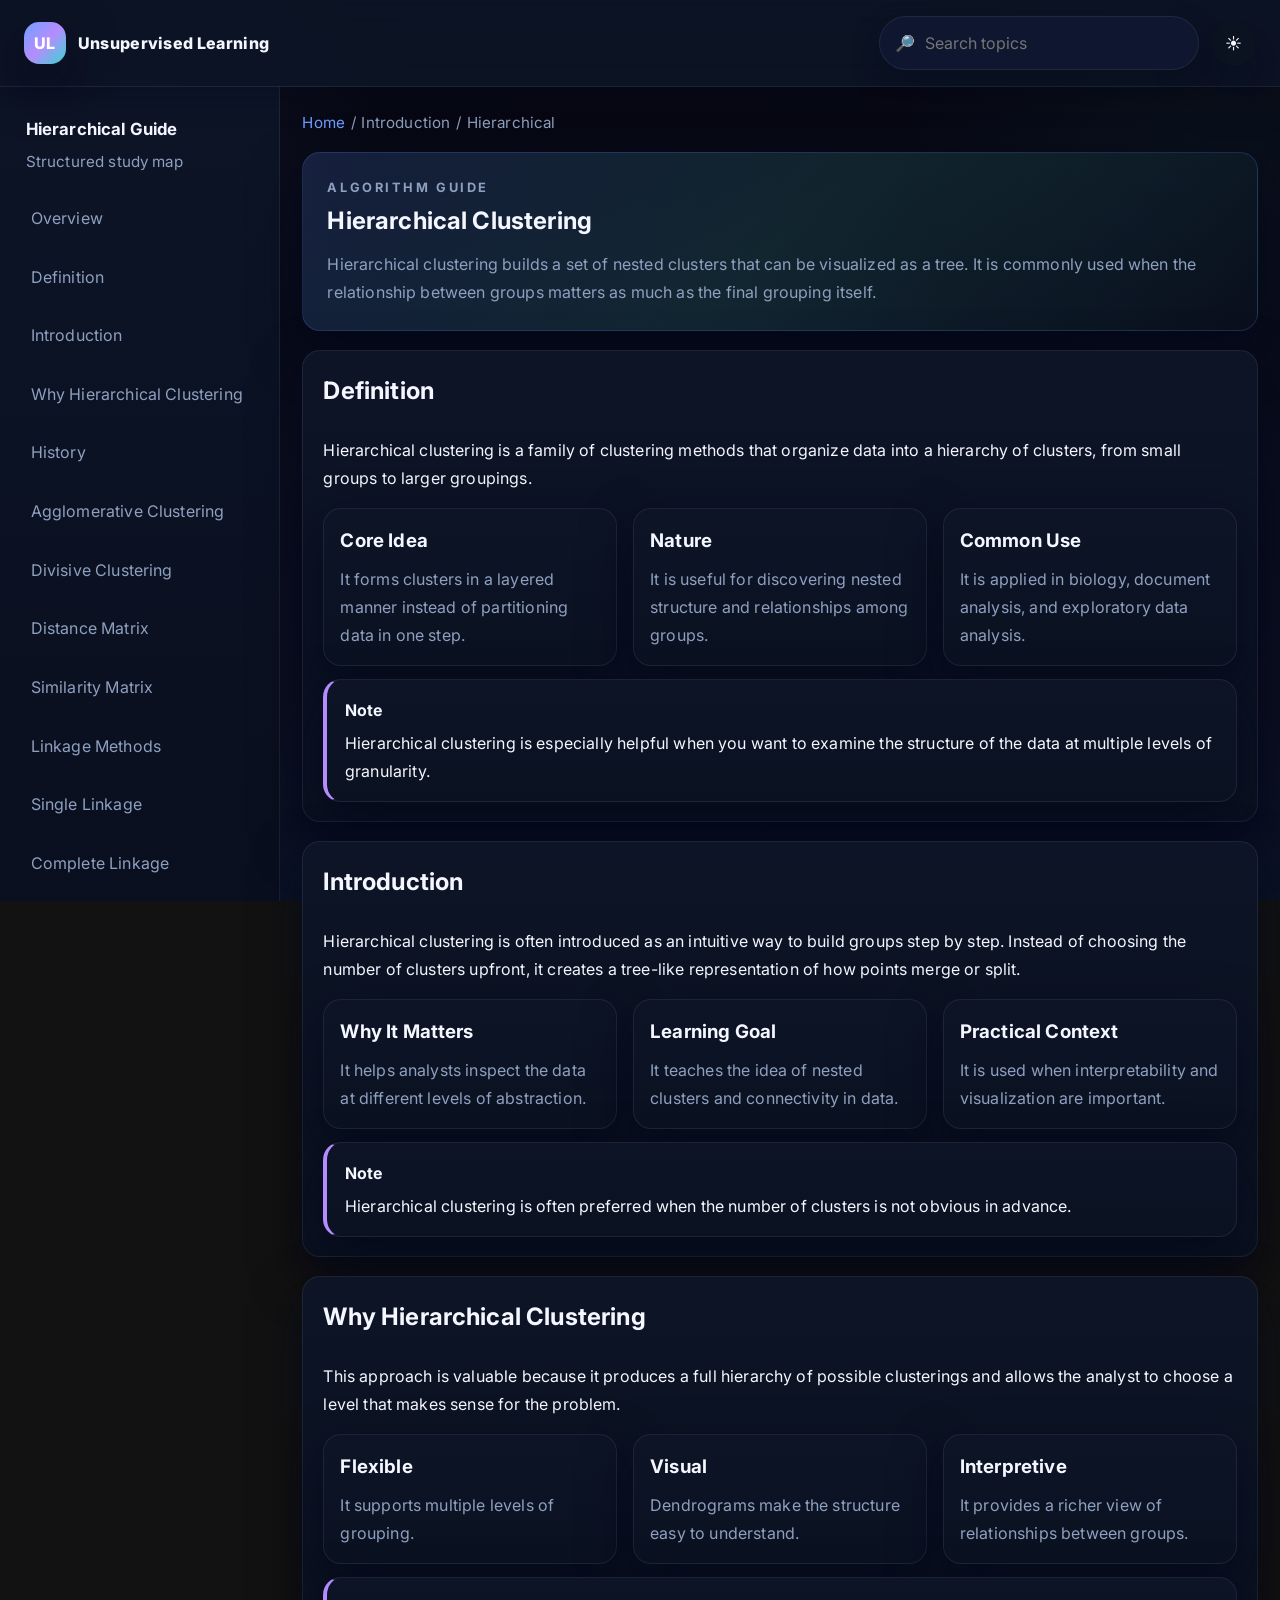
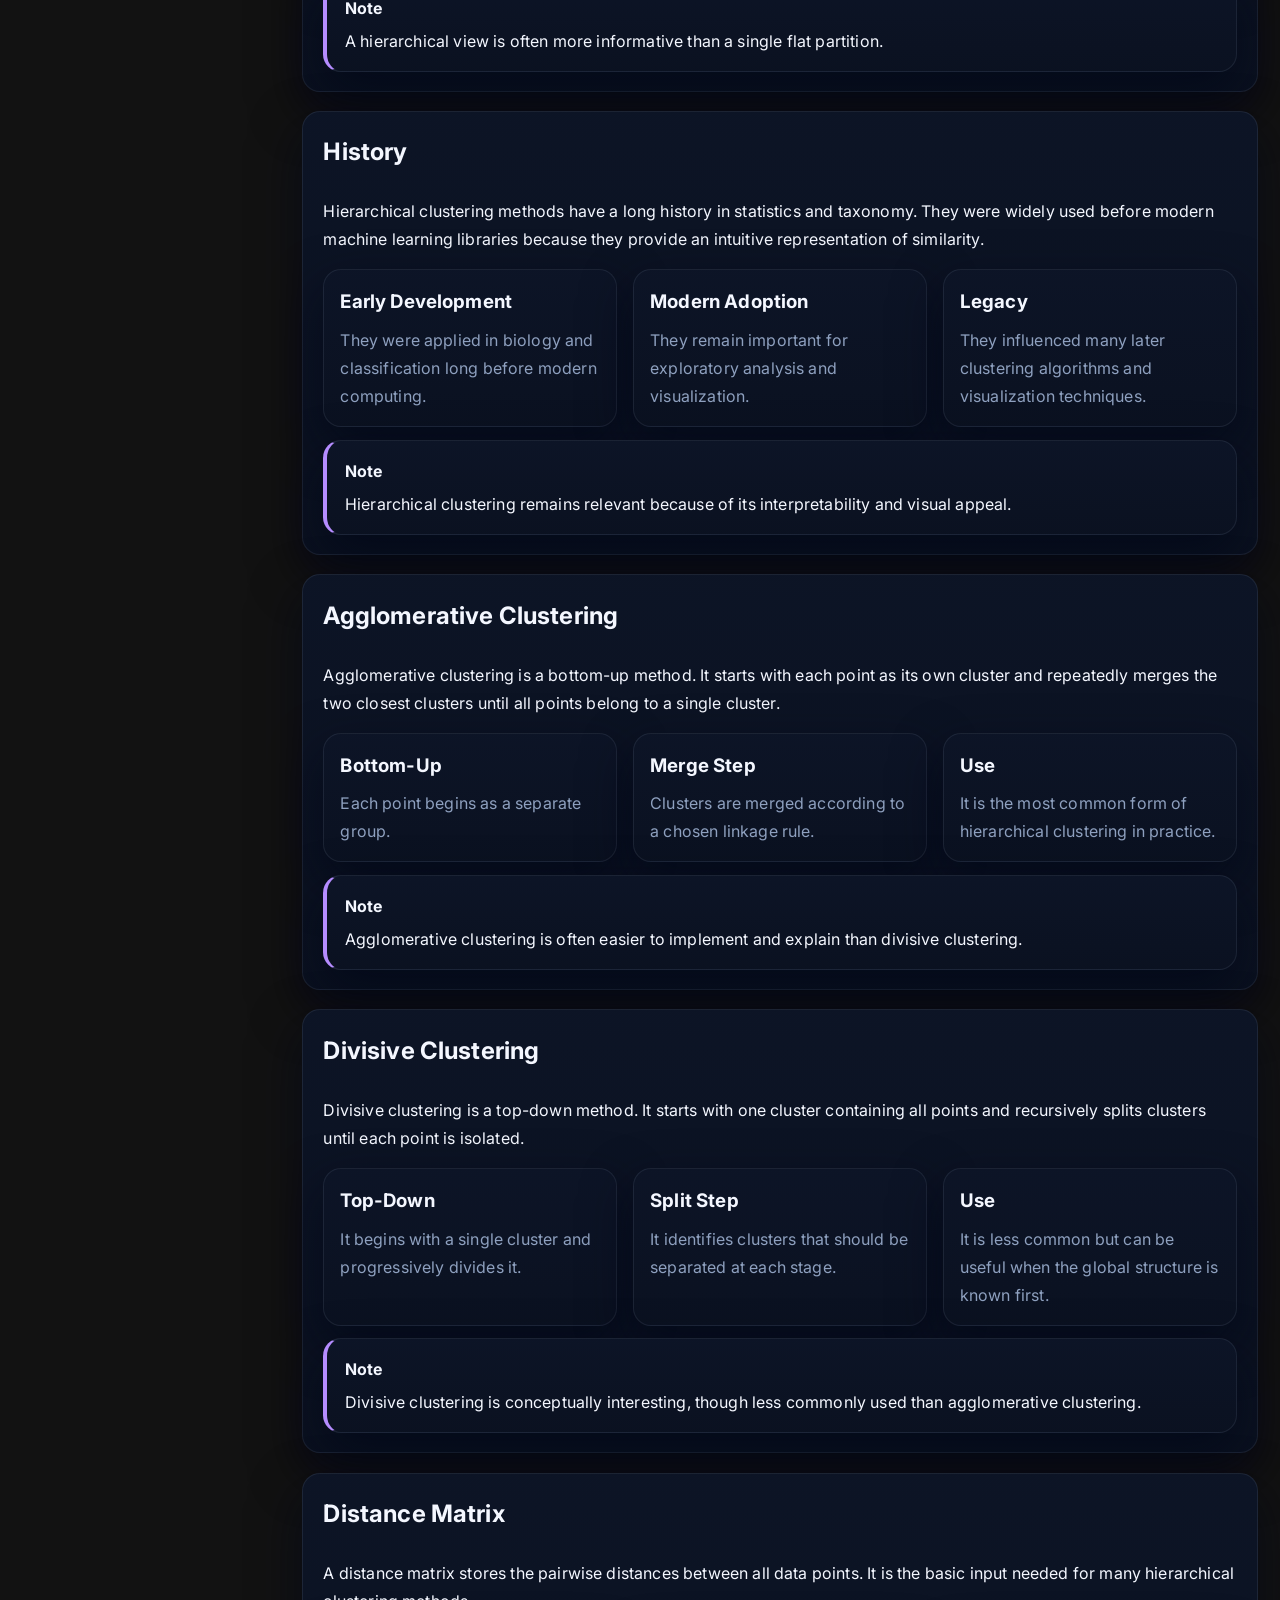
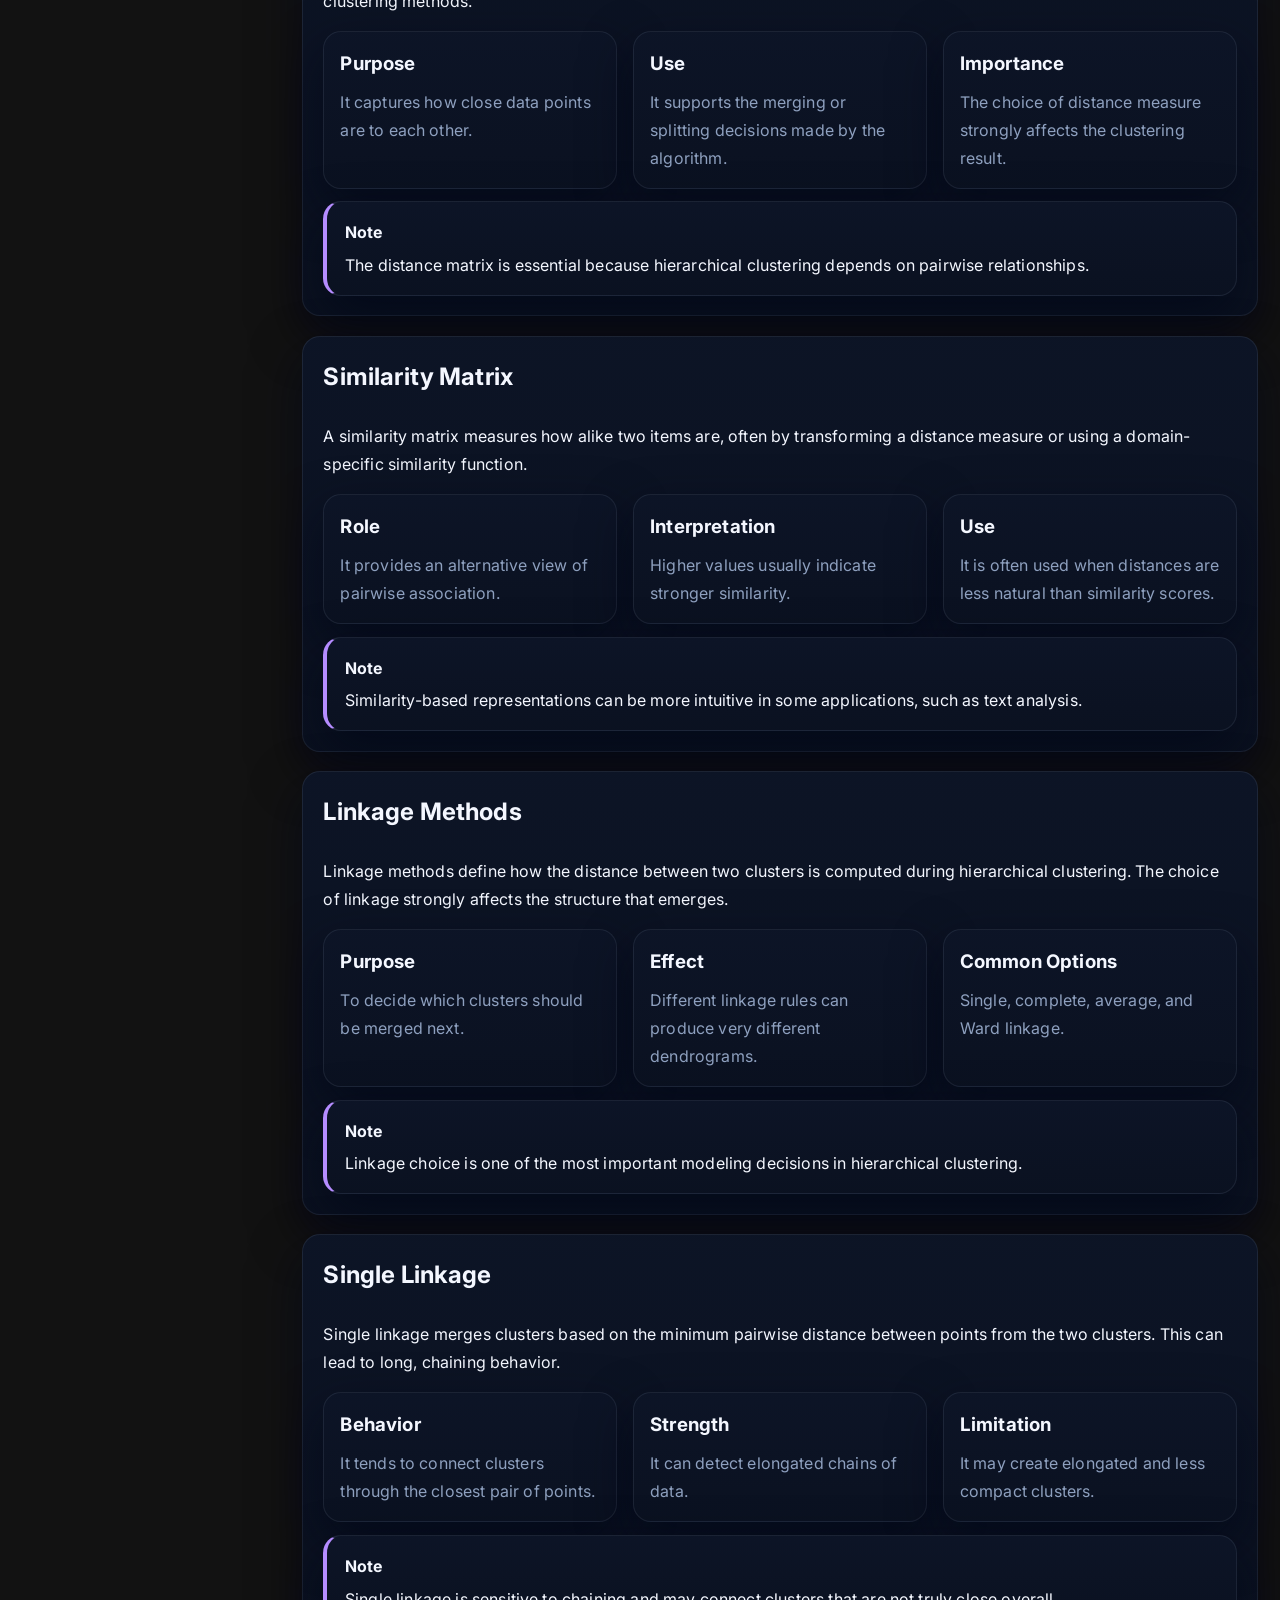
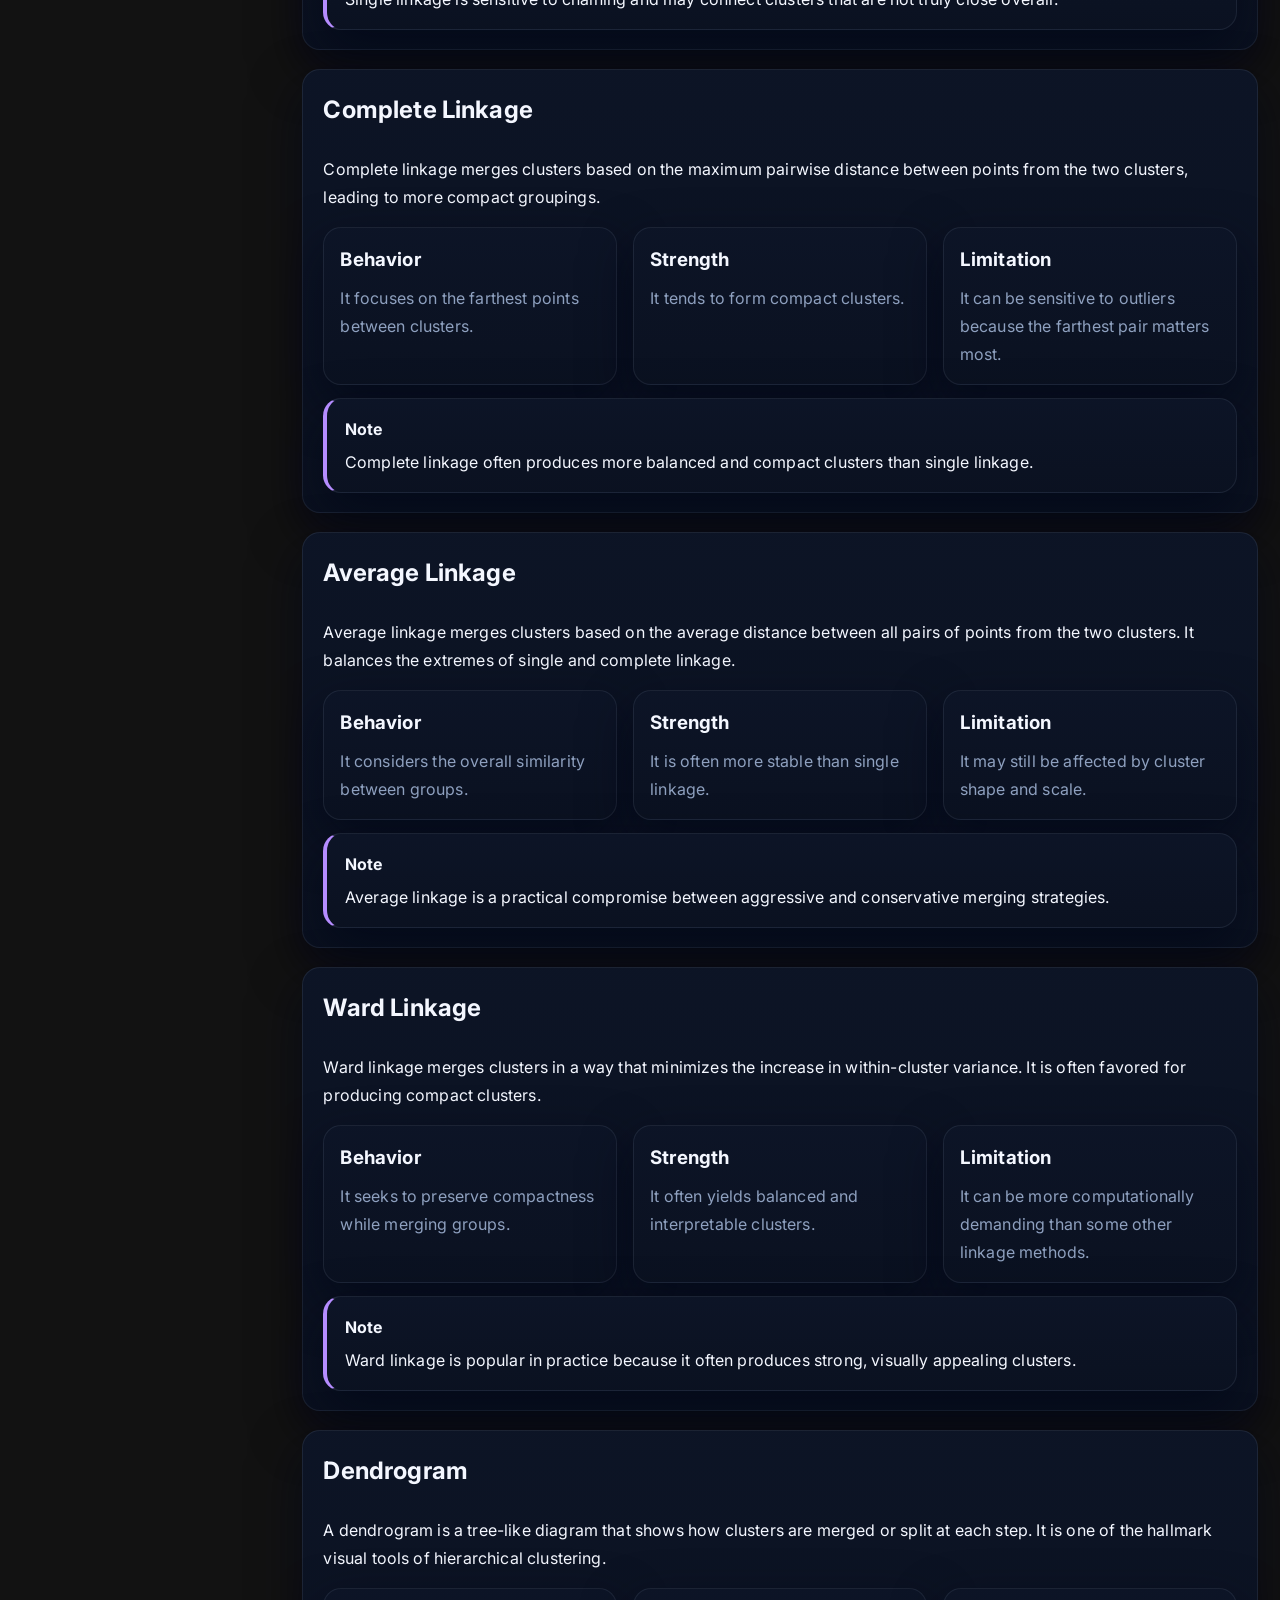
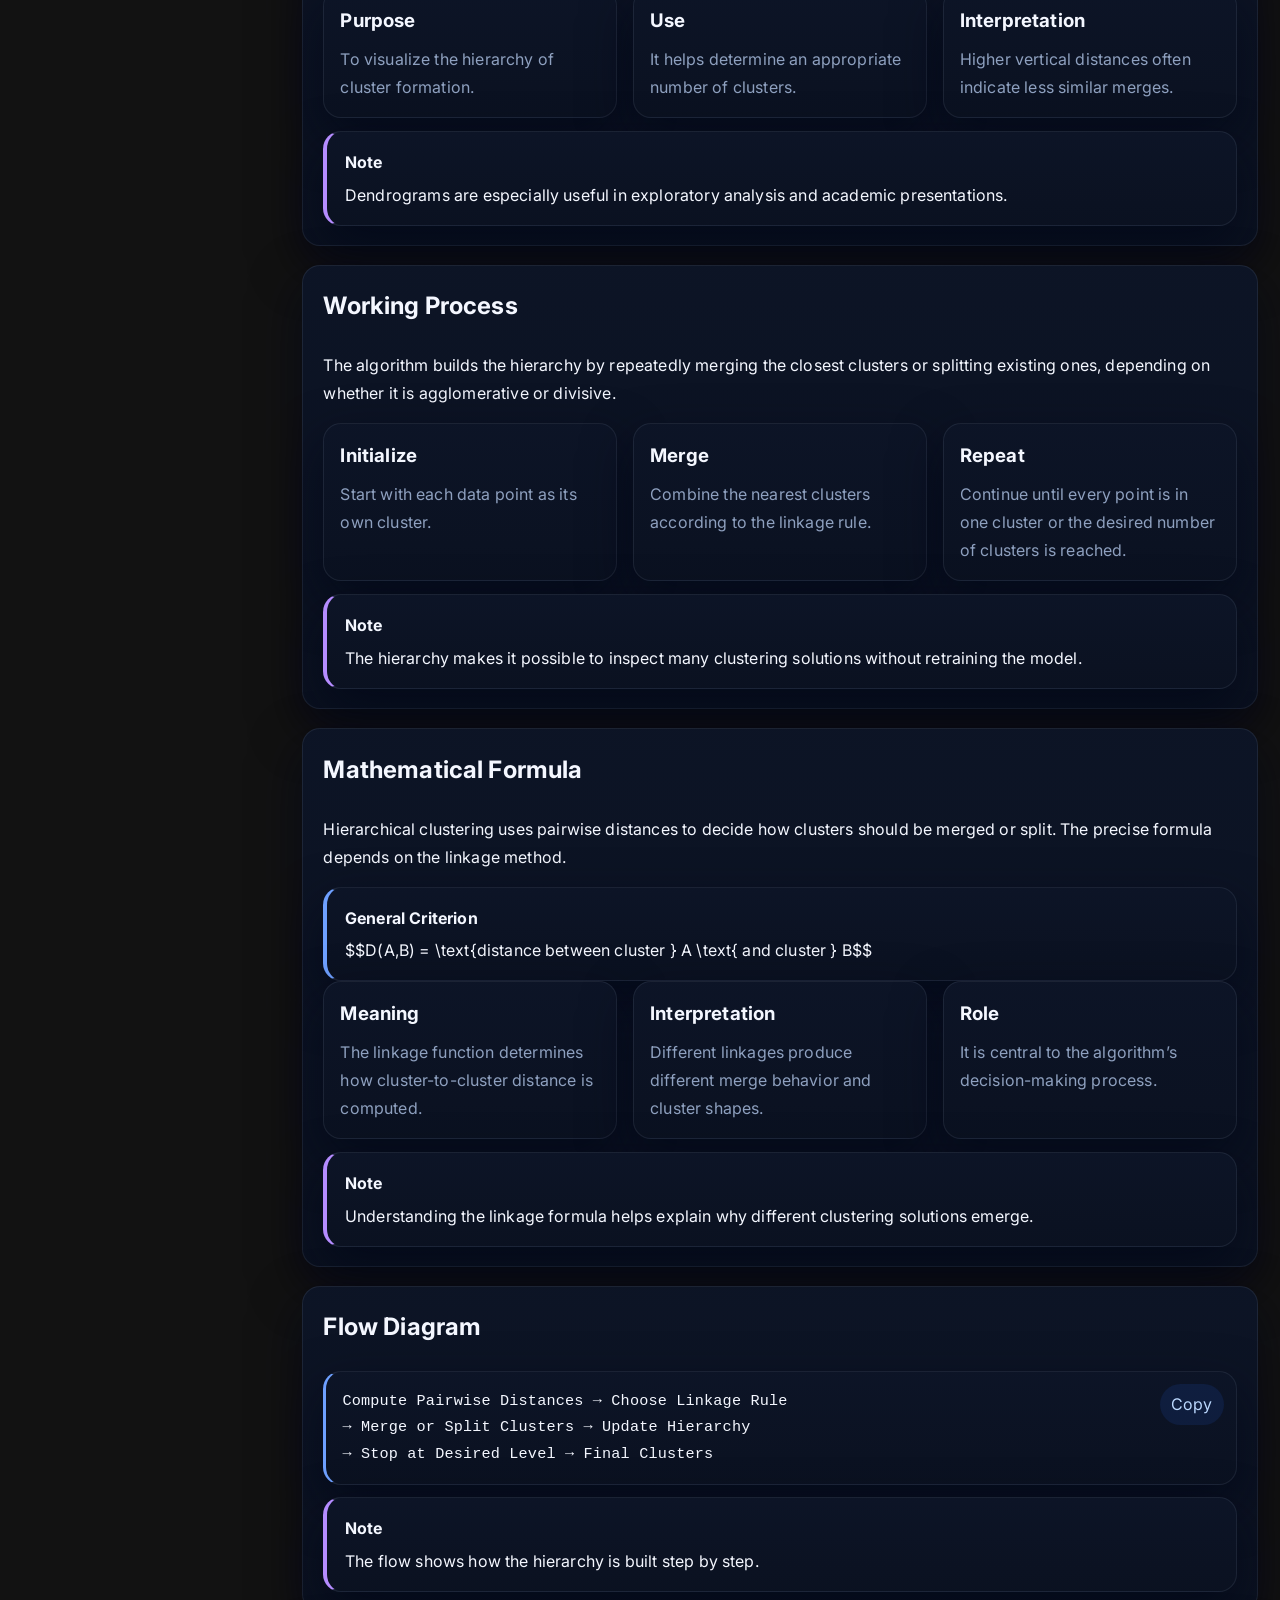
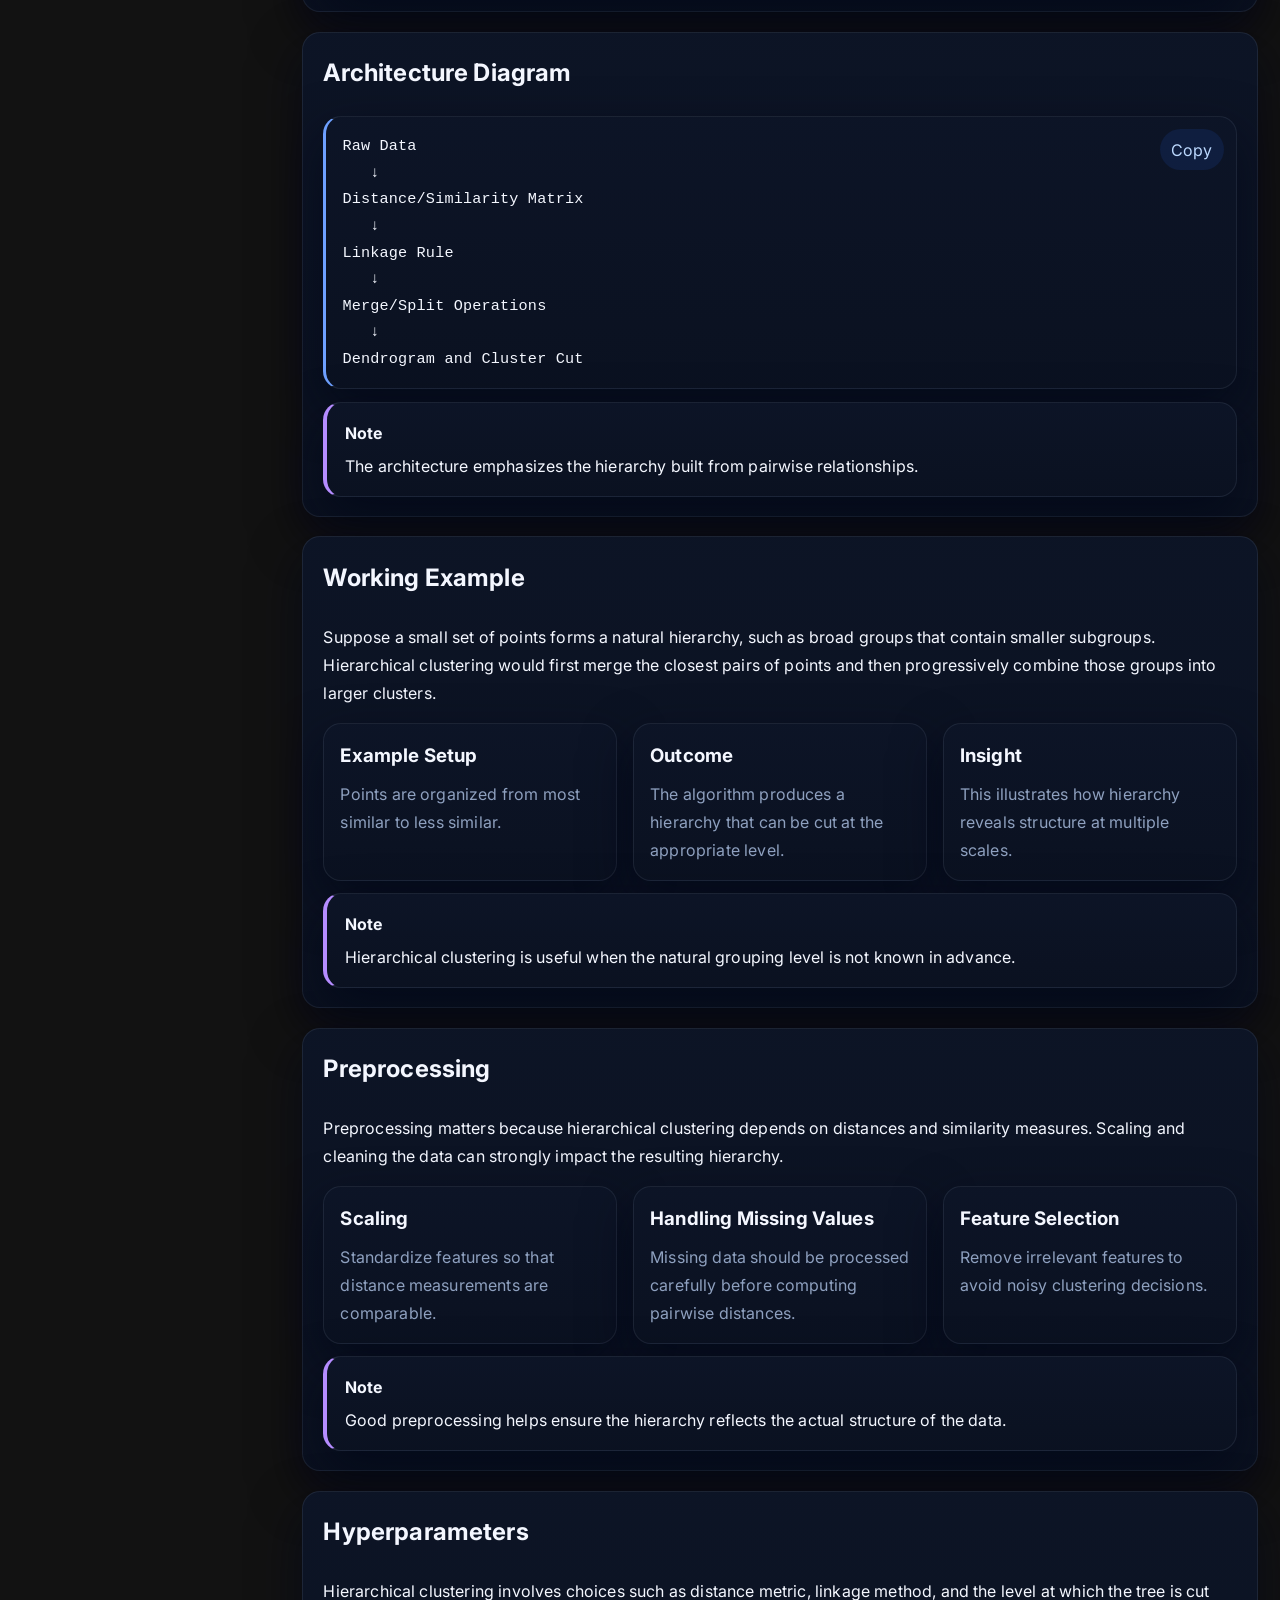
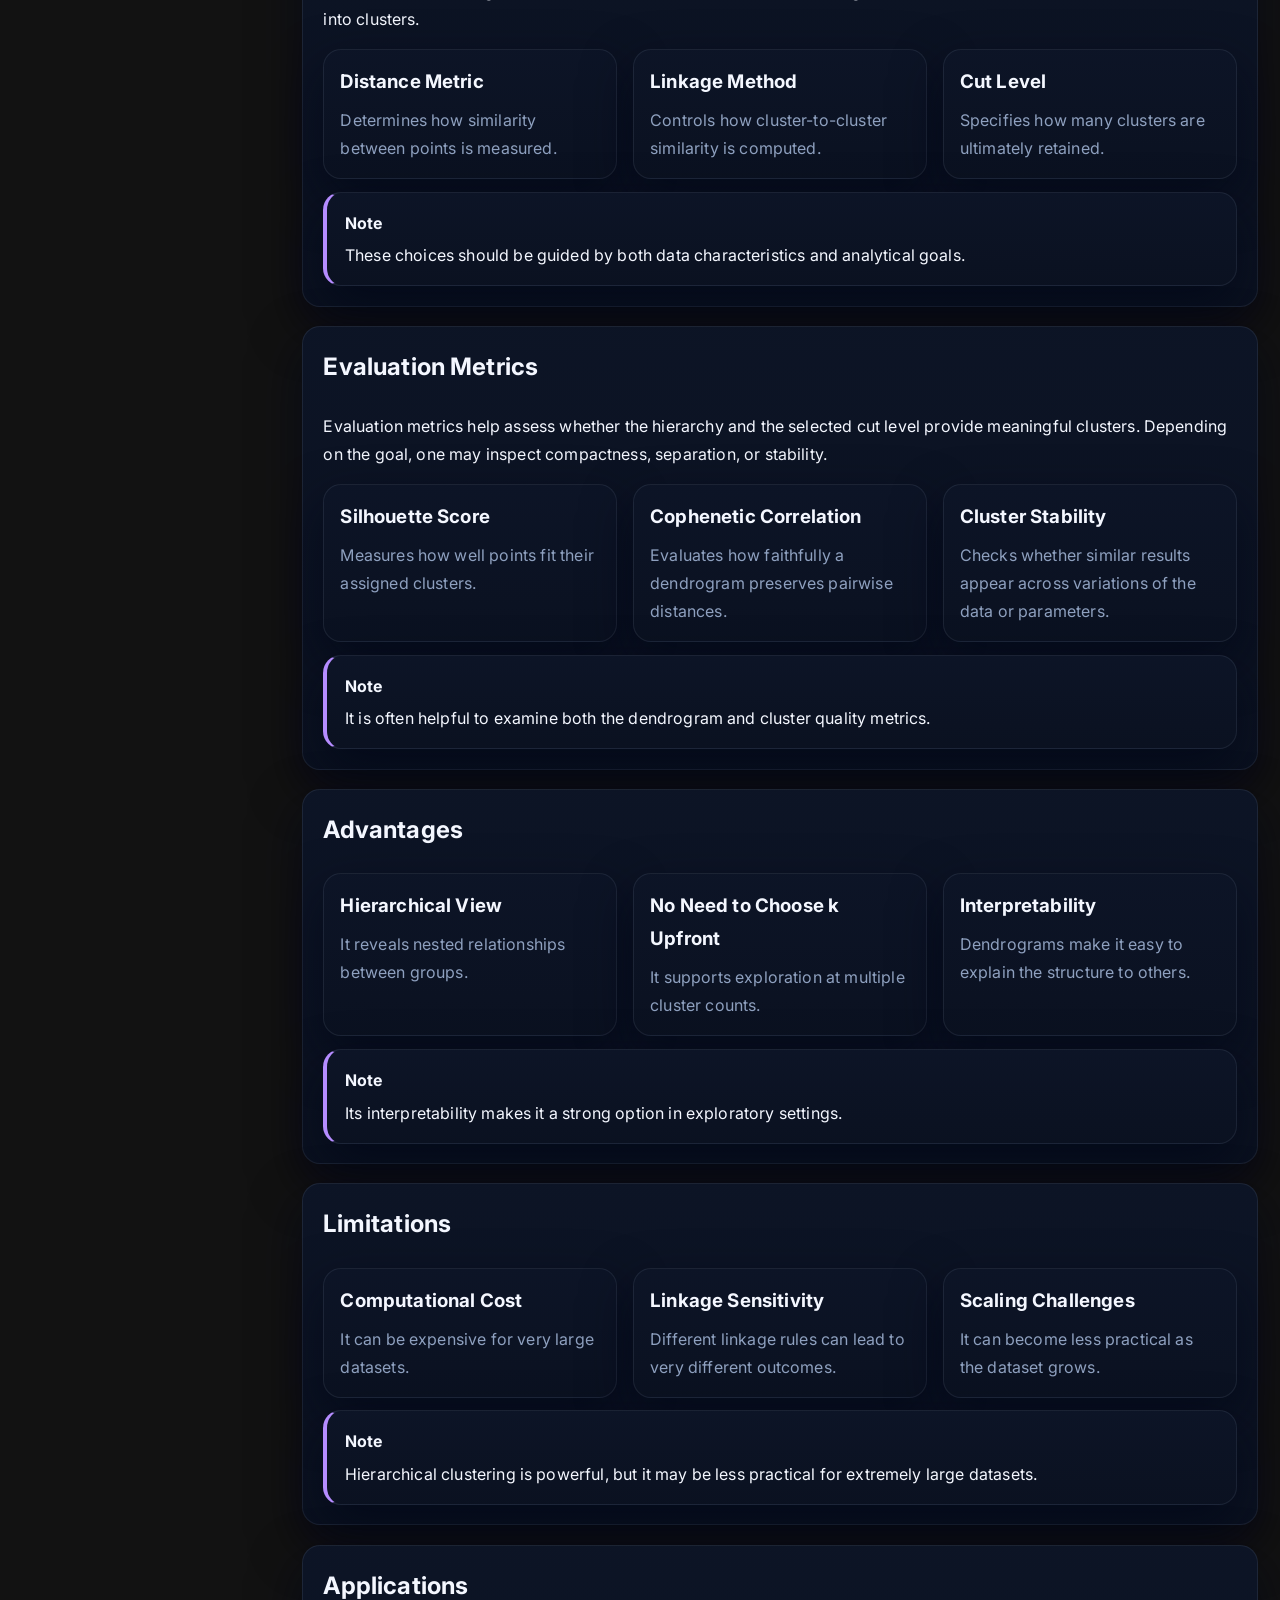
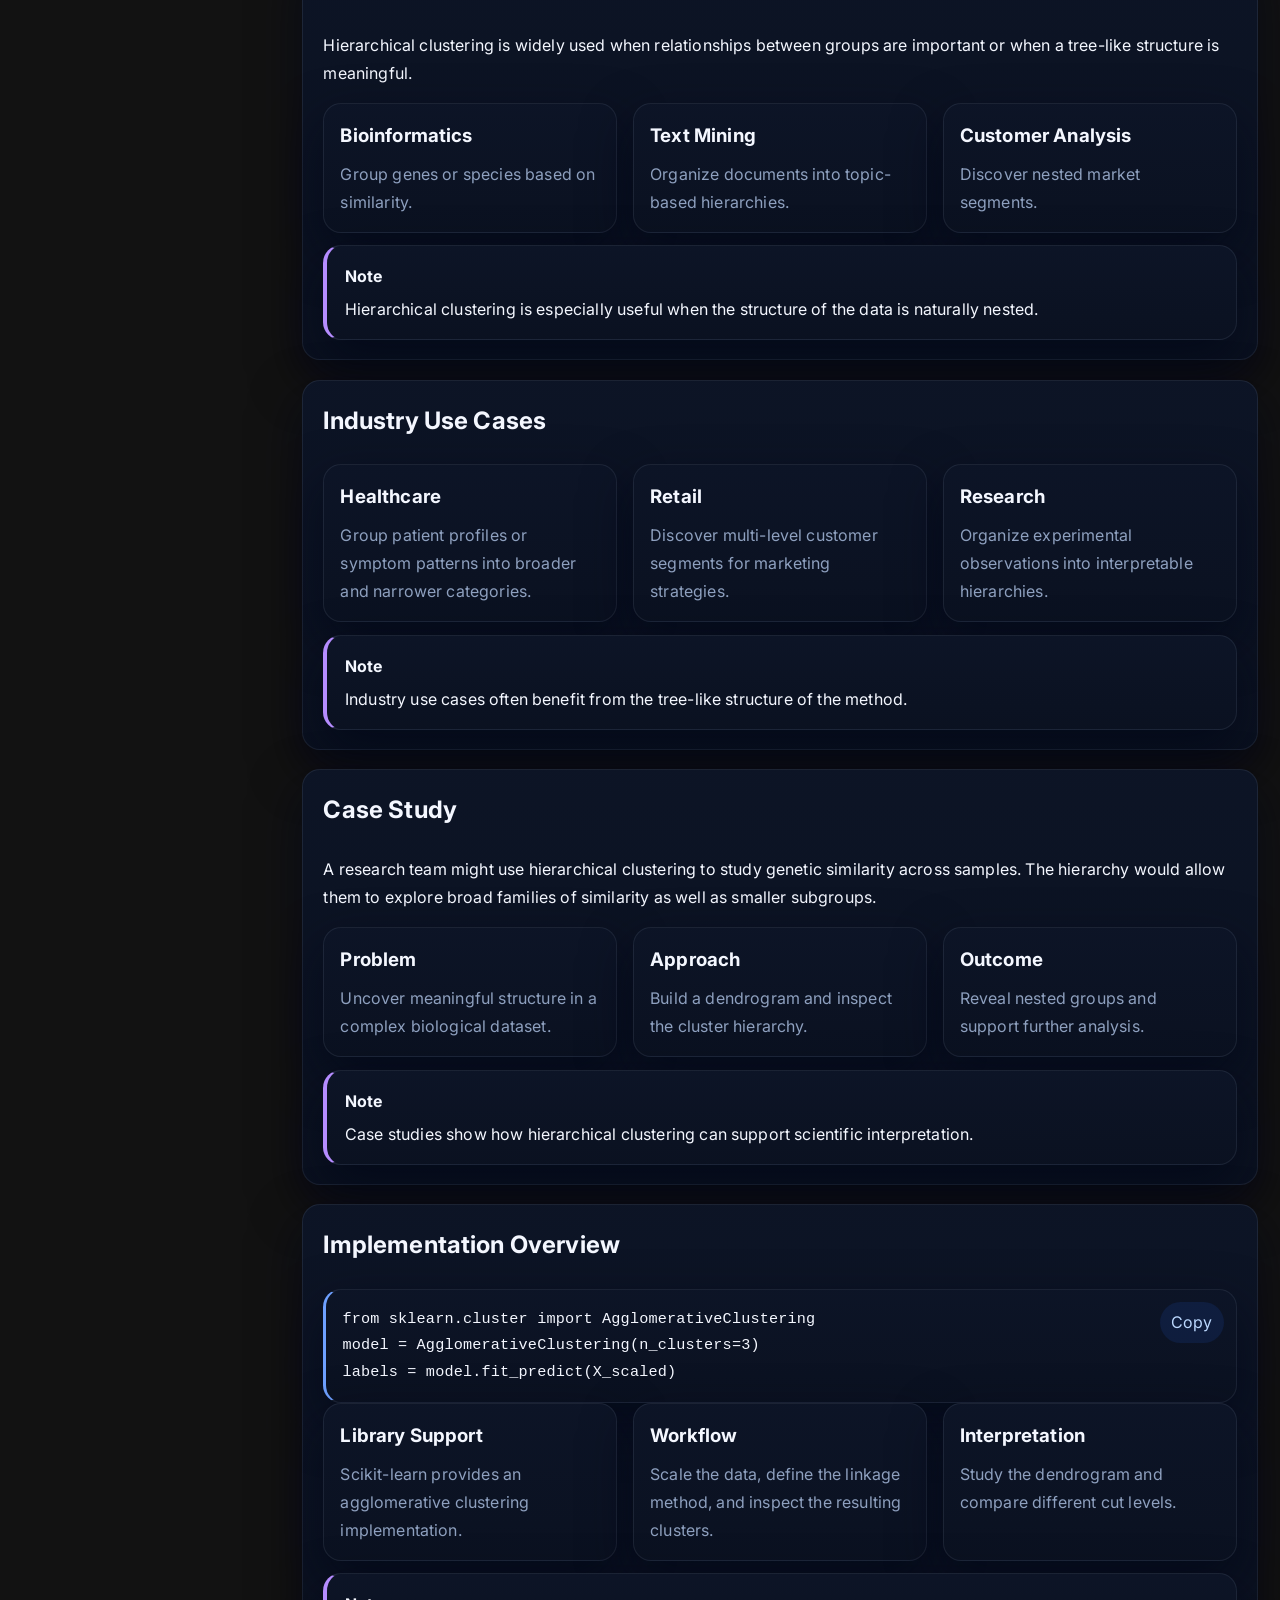
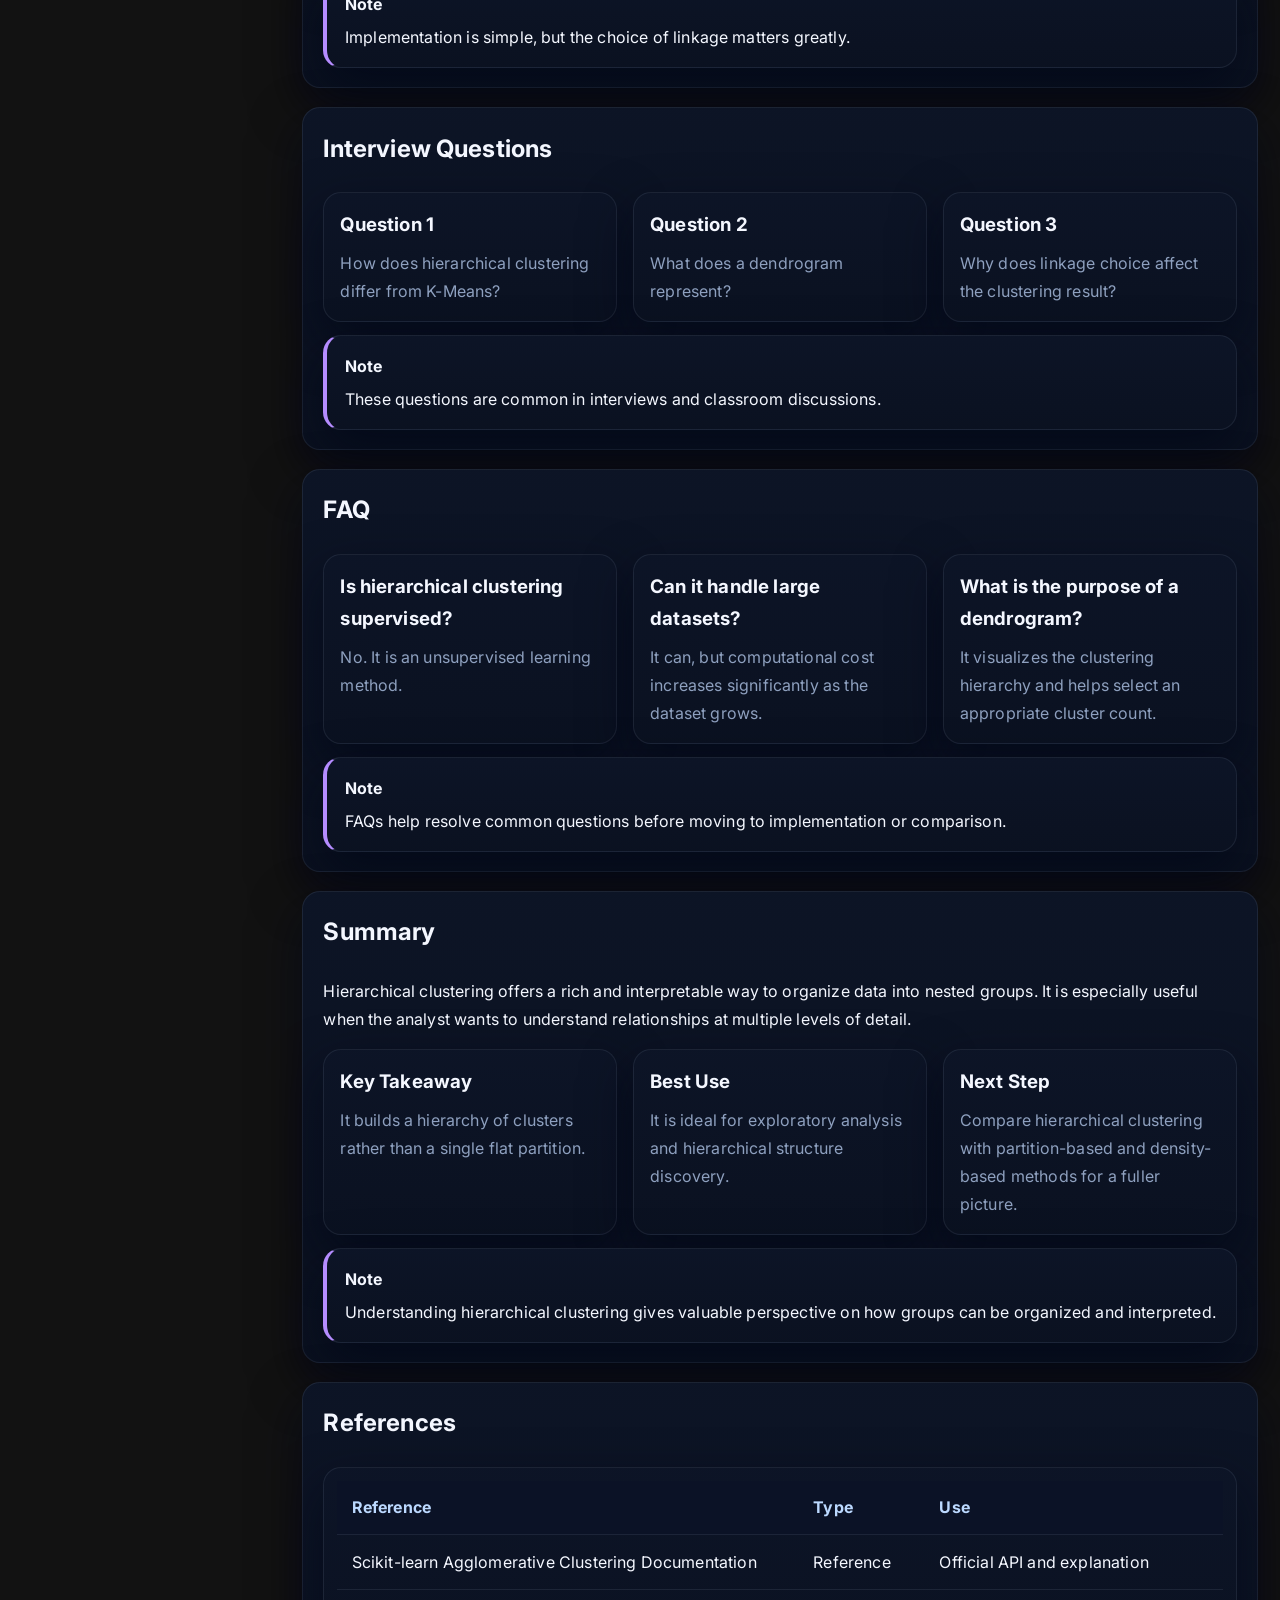
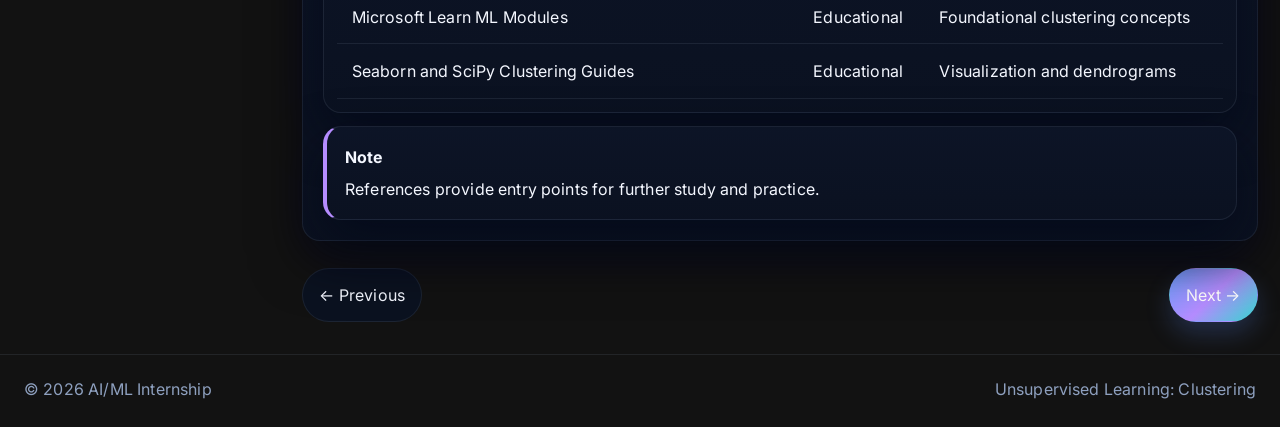
<file: hierarchical/index.html>
<!DOCTYPE html>
<html lang="en">
  <head>
    <meta charset="UTF-8" />
    <meta name="viewport" content="width=device-width, initial-scale=1.0" />
    <title>Hierarchical Clustering | Unsupervised Learning</title>
    <meta name="theme-color" content="#060b16" />
    <link rel="preconnect" href="https://fonts.googleapis.com">
    <link rel="preconnect" href="https://fonts.gstatic.com" crossorigin>
    <link href="https://fonts.googleapis.com/css2?family=Inter:wght@300;400;600;700;800&display=swap" rel="stylesheet">
    <link rel="stylesheet" href="../css/styles.css" />
  </head>
  <body>
    <a class="skip-link" href="#main-content">Skip to content</a>
    <div class="reading-progress"></div>
    <header class="topbar">
      <a class="brand" href="../index.html">
        <span class="brand-mark">UL</span>
        <span>Unsupervised Learning</span>
      </a>
      <div class="topbar-actions">
        <label class="search-wrapper">
          <span>🔎</span>
          <input type="search" placeholder="Search topics" data-search-input />
          <div class="search-results" aria-live="polite"></div>
        </label>
        <button class="mobile-toggle" aria-label="Toggle navigation">☰</button>
        <button class="icon-btn" data-theme-toggle aria-label="Toggle theme">🌙</button>
      </div>
    </header>

    <div class="overlay"></div>

    <div class="page-shell">
      <aside class="sidebar">
        <div class="sidebar-header">
          <h2>Hierarchical Guide</h2>
          <p>Structured study map</p>
        </div>
        <nav class="sidebar-nav" aria-label="Hierarchical navigation">
          <a class="sidebar-link" href="#overview">Overview</a>
          <a class="sidebar-link" href="#definition">Definition</a>
          <a class="sidebar-link" href="#introduction">Introduction</a>
          <a class="sidebar-link" href="#why-hierarchical">Why Hierarchical Clustering</a>
          <a class="sidebar-link" href="#history">History</a>
          <a class="sidebar-link" href="#agglomerative">Agglomerative Clustering</a>
          <a class="sidebar-link" href="#divisive">Divisive Clustering</a>
          <a class="sidebar-link" href="#distance-matrix">Distance Matrix</a>
          <a class="sidebar-link" href="#similarity-matrix">Similarity Matrix</a>
          <a class="sidebar-link" href="#linkage-methods">Linkage Methods</a>
          <a class="sidebar-link" href="#single-linkage">Single Linkage</a>
          <a class="sidebar-link" href="#complete-linkage">Complete Linkage</a>
          <a class="sidebar-link" href="#average-linkage">Average Linkage</a>
          <a class="sidebar-link" href="#ward-linkage">Ward Linkage</a>
          <a class="sidebar-link" href="#dendrogram">Dendrogram</a>
          <a class="sidebar-link" href="#working-process">Working Process</a>
          <a class="sidebar-link" href="#formula">Mathematical Formula</a>
          <a class="sidebar-link" href="#flow-diagram">Flow Diagram</a>
          <a class="sidebar-link" href="#architecture-diagram">Architecture Diagram</a>
          <a class="sidebar-link" href="#working-example">Working Example</a>
          <a class="sidebar-link" href="#preprocessing">Preprocessing</a>
          <a class="sidebar-link" href="#hyperparameters">Hyperparameters</a>
          <a class="sidebar-link" href="#evaluation-metrics">Evaluation Metrics</a>
          <a class="sidebar-link" href="#advantages">Advantages</a>
          <a class="sidebar-link" href="#limitations">Limitations</a>
          <a class="sidebar-link" href="#applications">Applications</a>
          <a class="sidebar-link" href="#industry-use-cases">Industry Use Cases</a>
          <a class="sidebar-link" href="#case-study">Case Study</a>
          <a class="sidebar-link" href="#implementation-overview">Implementation Overview</a>
          <a class="sidebar-link" href="#interview-questions">Interview Questions</a>
          <a class="sidebar-link" href="#faq">FAQ</a>
          <a class="sidebar-link" href="#summary">Summary</a>
          <a class="sidebar-link" href="#references">References</a>
        </nav>
      </aside>

      <main class="content-area" id="main-content">
        <nav class="breadcrumb" aria-label="Breadcrumb">
          <a href="../index.html">Home</a>
          <span>/</span>
          <span>Introduction</span>
          <span>/</span>
          <span>Hierarchical</span>
        </nav>

        <div class="doc-content">
          <section class="hero" id="overview">
            <p class="eyebrow">Algorithm Guide</p>
            <h1>Hierarchical Clustering</h1>
            <p>Hierarchical clustering builds a set of nested clusters that can be visualized as a tree. It is commonly used when the relationship between groups matters as much as the final grouping itself.</p>
          </section>

          <section class="section-block" id="definition">
            <div class="section-heading">
              <h2>Definition</h2>
            </div>
            <p>Hierarchical clustering is a family of clustering methods that organize data into a hierarchy of clusters, from small groups to larger groupings.</p>
            <div class="card-grid">
              <article class="card"><h3>Core Idea</h3><p>It forms clusters in a layered manner instead of partitioning data in one step.</p></article>
              <article class="card"><h3>Nature</h3><p>It is useful for discovering nested structure and relationships among groups.</p></article>
              <article class="card"><h3>Common Use</h3><p>It is applied in biology, document analysis, and exploratory data analysis.</p></article>
            </div>
            <div class="note-box"><strong>Note</strong><span>Hierarchical clustering is especially helpful when you want to examine the structure of the data at multiple levels of granularity.</span></div>
          </section>

          <section class="section-block" id="introduction">
            <div class="section-heading">
              <h2>Introduction</h2>
            </div>
            <p>Hierarchical clustering is often introduced as an intuitive way to build groups step by step. Instead of choosing the number of clusters upfront, it creates a tree-like representation of how points merge or split.</p>
            <div class="card-grid">
              <article class="card"><h3>Why It Matters</h3><p>It helps analysts inspect the data at different levels of abstraction.</p></article>
              <article class="card"><h3>Learning Goal</h3><p>It teaches the idea of nested clusters and connectivity in data.</p></article>
              <article class="card"><h3>Practical Context</h3><p>It is used when interpretability and visualization are important.</p></article>
            </div>
            <div class="note-box"><strong>Note</strong><span>Hierarchical clustering is often preferred when the number of clusters is not obvious in advance.</span></div>
          </section>

          <section class="section-block" id="why-hierarchical">
            <div class="section-heading">
              <h2>Why Hierarchical Clustering</h2>
            </div>
            <p>This approach is valuable because it produces a full hierarchy of possible clusterings and allows the analyst to choose a level that makes sense for the problem.</p>
            <div class="card-grid">
              <article class="card"><h3>Flexible</h3><p>It supports multiple levels of grouping.</p></article>
              <article class="card"><h3>Visual</h3><p>Dendrograms make the structure easy to understand.</p></article>
              <article class="card"><h3>Interpretive</h3><p>It provides a richer view of relationships between groups.</p></article>
            </div>
            <div class="note-box"><strong>Note</strong><span>A hierarchical view is often more informative than a single flat partition.</span></div>
          </section>

          <section class="section-block" id="history">
            <div class="section-heading">
              <h2>History</h2>
            </div>
            <p>Hierarchical clustering methods have a long history in statistics and taxonomy. They were widely used before modern machine learning libraries because they provide an intuitive representation of similarity.</p>
            <div class="card-grid">
              <article class="card"><h3>Early Development</h3><p>They were applied in biology and classification long before modern computing.</p></article>
              <article class="card"><h3>Modern Adoption</h3><p>They remain important for exploratory analysis and visualization.</p></article>
              <article class="card"><h3>Legacy</h3><p>They influenced many later clustering algorithms and visualization techniques.</p></article>
            </div>
            <div class="note-box"><strong>Note</strong><span>Hierarchical clustering remains relevant because of its interpretability and visual appeal.</span></div>
          </section>

          <section class="section-block" id="agglomerative">
            <div class="section-heading">
              <h2>Agglomerative Clustering</h2>
            </div>
            <p>Agglomerative clustering is a bottom-up method. It starts with each point as its own cluster and repeatedly merges the two closest clusters until all points belong to a single cluster.</p>
            <div class="card-grid">
              <article class="card"><h3>Bottom-Up</h3><p>Each point begins as a separate group.</p></article>
              <article class="card"><h3>Merge Step</h3><p>Clusters are merged according to a chosen linkage rule.</p></article>
              <article class="card"><h3>Use</h3><p>It is the most common form of hierarchical clustering in practice.</p></article>
            </div>
            <div class="note-box"><strong>Note</strong><span>Agglomerative clustering is often easier to implement and explain than divisive clustering.</span></div>
          </section>

          <section class="section-block" id="divisive">
            <div class="section-heading">
              <h2>Divisive Clustering</h2>
            </div>
            <p>Divisive clustering is a top-down method. It starts with one cluster containing all points and recursively splits clusters until each point is isolated.</p>
            <div class="card-grid">
              <article class="card"><h3>Top-Down</h3><p>It begins with a single cluster and progressively divides it.</p></article>
              <article class="card"><h3>Split Step</h3><p>It identifies clusters that should be separated at each stage.</p></article>
              <article class="card"><h3>Use</h3><p>It is less common but can be useful when the global structure is known first.</p></article>
            </div>
            <div class="note-box"><strong>Note</strong><span>Divisive clustering is conceptually interesting, though less commonly used than agglomerative clustering.</span></div>
          </section>

          <section class="section-block" id="distance-matrix">
            <div class="section-heading">
              <h2>Distance Matrix</h2>
            </div>
            <p>A distance matrix stores the pairwise distances between all data points. It is the basic input needed for many hierarchical clustering methods.</p>
            <div class="card-grid">
              <article class="card"><h3>Purpose</h3><p>It captures how close data points are to each other.</p></article>
              <article class="card"><h3>Use</h3><p>It supports the merging or splitting decisions made by the algorithm.</p></article>
              <article class="card"><h3>Importance</h3><p>The choice of distance measure strongly affects the clustering result.</p></article>
            </div>
            <div class="note-box"><strong>Note</strong><span>The distance matrix is essential because hierarchical clustering depends on pairwise relationships.</span></div>
          </section>

          <section class="section-block" id="similarity-matrix">
            <div class="section-heading">
              <h2>Similarity Matrix</h2>
            </div>
            <p>A similarity matrix measures how alike two items are, often by transforming a distance measure or using a domain-specific similarity function.</p>
            <div class="card-grid">
              <article class="card"><h3>Role</h3><p>It provides an alternative view of pairwise association.</p></article>
              <article class="card"><h3>Interpretation</h3><p>Higher values usually indicate stronger similarity.</p></article>
              <article class="card"><h3>Use</h3><p>It is often used when distances are less natural than similarity scores.</p></article>
            </div>
            <div class="note-box"><strong>Note</strong><span>Similarity-based representations can be more intuitive in some applications, such as text analysis.</span></div>
          </section>

          <section class="section-block" id="linkage-methods">
            <div class="section-heading">
              <h2>Linkage Methods</h2>
            </div>
            <p>Linkage methods define how the distance between two clusters is computed during hierarchical clustering. The choice of linkage strongly affects the structure that emerges.</p>
            <div class="card-grid">
              <article class="card"><h3>Purpose</h3><p>To decide which clusters should be merged next.</p></article>
              <article class="card"><h3>Effect</h3><p>Different linkage rules can produce very different dendrograms.</p></article>
              <article class="card"><h3>Common Options</h3><p>Single, complete, average, and Ward linkage.</p></article>
            </div>
            <div class="note-box"><strong>Note</strong><span>Linkage choice is one of the most important modeling decisions in hierarchical clustering.</span></div>
          </section>

          <section class="section-block" id="single-linkage">
            <div class="section-heading">
              <h2>Single Linkage</h2>
            </div>
            <p>Single linkage merges clusters based on the minimum pairwise distance between points from the two clusters. This can lead to long, chaining behavior.</p>
            <div class="card-grid">
              <article class="card"><h3>Behavior</h3><p>It tends to connect clusters through the closest pair of points.</p></article>
              <article class="card"><h3>Strength</h3><p>It can detect elongated chains of data.</p></article>
              <article class="card"><h3>Limitation</h3><p>It may create elongated and less compact clusters.</p></article>
            </div>
            <div class="note-box"><strong>Note</strong><span>Single linkage is sensitive to chaining and may connect clusters that are not truly close overall.</span></div>
          </section>

          <section class="section-block" id="complete-linkage">
            <div class="section-heading">
              <h2>Complete Linkage</h2>
            </div>
            <p>Complete linkage merges clusters based on the maximum pairwise distance between points from the two clusters, leading to more compact groupings.</p>
            <div class="card-grid">
              <article class="card"><h3>Behavior</h3><p>It focuses on the farthest points between clusters.</p></article>
              <article class="card"><h3>Strength</h3><p>It tends to form compact clusters.</p></article>
              <article class="card"><h3>Limitation</h3><p>It can be sensitive to outliers because the farthest pair matters most.</p></article>
            </div>
            <div class="note-box"><strong>Note</strong><span>Complete linkage often produces more balanced and compact clusters than single linkage.</span></div>
          </section>

          <section class="section-block" id="average-linkage">
            <div class="section-heading">
              <h2>Average Linkage</h2>
            </div>
            <p>Average linkage merges clusters based on the average distance between all pairs of points from the two clusters. It balances the extremes of single and complete linkage.</p>
            <div class="card-grid">
              <article class="card"><h3>Behavior</h3><p>It considers the overall similarity between groups.</p></article>
              <article class="card"><h3>Strength</h3><p>It is often more stable than single linkage.</p></article>
              <article class="card"><h3>Limitation</h3><p>It may still be affected by cluster shape and scale.</p></article>
            </div>
            <div class="note-box"><strong>Note</strong><span>Average linkage is a practical compromise between aggressive and conservative merging strategies.</span></div>
          </section>

          <section class="section-block" id="ward-linkage">
            <div class="section-heading">
              <h2>Ward Linkage</h2>
            </div>
            <p>Ward linkage merges clusters in a way that minimizes the increase in within-cluster variance. It is often favored for producing compact clusters.</p>
            <div class="card-grid">
              <article class="card"><h3>Behavior</h3><p>It seeks to preserve compactness while merging groups.</p></article>
              <article class="card"><h3>Strength</h3><p>It often yields balanced and interpretable clusters.</p></article>
              <article class="card"><h3>Limitation</h3><p>It can be more computationally demanding than some other linkage methods.</p></article>
            </div>
            <div class="note-box"><strong>Note</strong><span>Ward linkage is popular in practice because it often produces strong, visually appealing clusters.</span></div>
          </section>

          <section class="section-block" id="dendrogram">
            <div class="section-heading">
              <h2>Dendrogram</h2>
            </div>
            <p>A dendrogram is a tree-like diagram that shows how clusters are merged or split at each step. It is one of the hallmark visual tools of hierarchical clustering.</p>
            <div class="card-grid">
              <article class="card"><h3>Purpose</h3><p>To visualize the hierarchy of cluster formation.</p></article>
              <article class="card"><h3>Use</h3><p>It helps determine an appropriate number of clusters.</p></article>
              <article class="card"><h3>Interpretation</h3><p>Higher vertical distances often indicate less similar merges.</p></article>
            </div>
            <div class="note-box"><strong>Note</strong><span>Dendrograms are especially useful in exploratory analysis and academic presentations.</span></div>
          </section>

          <section class="section-block" id="working-process">
            <div class="section-heading">
              <h2>Working Process</h2>
            </div>
            <p>The algorithm builds the hierarchy by repeatedly merging the closest clusters or splitting existing ones, depending on whether it is agglomerative or divisive.</p>
            <div class="card-grid">
              <article class="card"><h3>Initialize</h3><p>Start with each data point as its own cluster.</p></article>
              <article class="card"><h3>Merge</h3><p>Combine the nearest clusters according to the linkage rule.</p></article>
              <article class="card"><h3>Repeat</h3><p>Continue until every point is in one cluster or the desired number of clusters is reached.</p></article>
            </div>
            <div class="note-box"><strong>Note</strong><span>The hierarchy makes it possible to inspect many clustering solutions without retraining the model.</span></div>
          </section>

          <section class="section-block" id="formula">
            <div class="section-heading">
              <h2>Mathematical Formula</h2>
            </div>
            <p>Hierarchical clustering uses pairwise distances to decide how clusters should be merged or split. The precise formula depends on the linkage method.</p>
            <div class="formula-card">
              <strong>General Criterion</strong>
              <span>$$D(A,B) = \text{distance between cluster } A \text{ and cluster } B$$</span>
            </div>
            <div class="card-grid">
              <article class="card"><h3>Meaning</h3><p>The linkage function determines how cluster-to-cluster distance is computed.</p></article>
              <article class="card"><h3>Interpretation</h3><p>Different linkages produce different merge behavior and cluster shapes.</p></article>
              <article class="card"><h3>Role</h3><p>It is central to the algorithm’s decision-making process.</p></article>
            </div>
            <div class="note-box"><strong>Note</strong><span>Understanding the linkage formula helps explain why different clustering solutions emerge.</span></div>
          </section>

          <section class="section-block" id="flow-diagram">
            <div class="section-heading">
              <h2>Flow Diagram</h2>
            </div>
            <div class="code-block">
              <pre><code>Compute Pairwise Distances → Choose Linkage Rule
→ Merge or Split Clusters → Update Hierarchy
→ Stop at Desired Level → Final Clusters</code></pre>
            </div>
            <div class="note-box"><strong>Note</strong><span>The flow shows how the hierarchy is built step by step.</span></div>
          </section>

          <section class="section-block" id="architecture-diagram">
            <div class="section-heading">
              <h2>Architecture Diagram</h2>
            </div>
            <div class="code-block">
              <pre><code>Raw Data
   ↓
Distance/Similarity Matrix
   ↓
Linkage Rule
   ↓
Merge/Split Operations
   ↓
Dendrogram and Cluster Cut</code></pre>
            </div>
            <div class="note-box"><strong>Note</strong><span>The architecture emphasizes the hierarchy built from pairwise relationships.</span></div>
          </section>

          <section class="section-block" id="working-example">
            <div class="section-heading">
              <h2>Working Example</h2>
            </div>
            <p>Suppose a small set of points forms a natural hierarchy, such as broad groups that contain smaller subgroups. Hierarchical clustering would first merge the closest pairs of points and then progressively combine those groups into larger clusters.</p>
            <div class="card-grid">
              <article class="card"><h3>Example Setup</h3><p>Points are organized from most similar to less similar.</p></article>
              <article class="card"><h3>Outcome</h3><p>The algorithm produces a hierarchy that can be cut at the appropriate level.</p></article>
              <article class="card"><h3>Insight</h3><p>This illustrates how hierarchy reveals structure at multiple scales.</p></article>
            </div>
            <div class="note-box"><strong>Note</strong><span>Hierarchical clustering is useful when the natural grouping level is not known in advance.</span></div>
          </section>

          <section class="section-block" id="preprocessing">
            <div class="section-heading">
              <h2>Preprocessing</h2>
            </div>
            <p>Preprocessing matters because hierarchical clustering depends on distances and similarity measures. Scaling and cleaning the data can strongly impact the resulting hierarchy.</p>
            <div class="card-grid">
              <article class="card"><h3>Scaling</h3><p>Standardize features so that distance measurements are comparable.</p></article>
              <article class="card"><h3>Handling Missing Values</h3><p>Missing data should be processed carefully before computing pairwise distances.</p></article>
              <article class="card"><h3>Feature Selection</h3><p>Remove irrelevant features to avoid noisy clustering decisions.</p></article>
            </div>
            <div class="note-box"><strong>Note</strong><span>Good preprocessing helps ensure the hierarchy reflects the actual structure of the data.</span></div>
          </section>

          <section class="section-block" id="hyperparameters">
            <div class="section-heading">
              <h2>Hyperparameters</h2>
            </div>
            <p>Hierarchical clustering involves choices such as distance metric, linkage method, and the level at which the tree is cut into clusters.</p>
            <div class="card-grid">
              <article class="card"><h3>Distance Metric</h3><p>Determines how similarity between points is measured.</p></article>
              <article class="card"><h3>Linkage Method</h3><p>Controls how cluster-to-cluster similarity is computed.</p></article>
              <article class="card"><h3>Cut Level</h3><p>Specifies how many clusters are ultimately retained.</p></article>
            </div>
            <div class="note-box"><strong>Note</strong><span>These choices should be guided by both data characteristics and analytical goals.</span></div>
          </section>

          <section class="section-block" id="evaluation-metrics">
            <div class="section-heading">
              <h2>Evaluation Metrics</h2>
            </div>
            <p>Evaluation metrics help assess whether the hierarchy and the selected cut level provide meaningful clusters. Depending on the goal, one may inspect compactness, separation, or stability.</p>
            <div class="card-grid">
              <article class="card"><h3>Silhouette Score</h3><p>Measures how well points fit their assigned clusters.</p></article>
              <article class="card"><h3>Cophenetic Correlation</h3><p>Evaluates how faithfully a dendrogram preserves pairwise distances.</p></article>
              <article class="card"><h3>Cluster Stability</h3><p>Checks whether similar results appear across variations of the data or parameters.</p></article>
            </div>
            <div class="note-box"><strong>Note</strong><span>It is often helpful to examine both the dendrogram and cluster quality metrics.</span></div>
          </section>

          <section class="section-block" id="advantages">
            <div class="section-heading">
              <h2>Advantages</h2>
            </div>
            <div class="card-grid">
              <article class="card"><h3>Hierarchical View</h3><p>It reveals nested relationships between groups.</p></article>
              <article class="card"><h3>No Need to Choose k Upfront</h3><p>It supports exploration at multiple cluster counts.</p></article>
              <article class="card"><h3>Interpretability</h3><p>Dendrograms make it easy to explain the structure to others.</p></article>
            </div>
            <div class="note-box"><strong>Note</strong><span>Its interpretability makes it a strong option in exploratory settings.</span></div>
          </section>

          <section class="section-block" id="limitations">
            <div class="section-heading">
              <h2>Limitations</h2>
            </div>
            <div class="card-grid">
              <article class="card"><h3>Computational Cost</h3><p>It can be expensive for very large datasets.</p></article>
              <article class="card"><h3>Linkage Sensitivity</h3><p>Different linkage rules can lead to very different outcomes.</p></article>
              <article class="card"><h3>Scaling Challenges</h3><p>It can become less practical as the dataset grows.</p></article>
            </div>
            <div class="note-box"><strong>Note</strong><span>Hierarchical clustering is powerful, but it may be less practical for extremely large datasets.</span></div>
          </section>

          <section class="section-block" id="applications">
            <div class="section-heading">
              <h2>Applications</h2>
            </div>
            <p>Hierarchical clustering is widely used when relationships between groups are important or when a tree-like structure is meaningful.</p>
            <div class="card-grid">
              <article class="card"><h3>Bioinformatics</h3><p>Group genes or species based on similarity.</p></article>
              <article class="card"><h3>Text Mining</h3><p>Organize documents into topic-based hierarchies.</p></article>
              <article class="card"><h3>Customer Analysis</h3><p>Discover nested market segments.</p></article>
            </div>
            <div class="note-box"><strong>Note</strong><span>Hierarchical clustering is especially useful when the structure of the data is naturally nested.</span></div>
          </section>

          <section class="section-block" id="industry-use-cases">
            <div class="section-heading">
              <h2>Industry Use Cases</h2>
            </div>
            <div class="card-grid">
              <article class="card"><h3>Healthcare</h3><p>Group patient profiles or symptom patterns into broader and narrower categories.</p></article>
              <article class="card"><h3>Retail</h3><p>Discover multi-level customer segments for marketing strategies.</p></article>
              <article class="card"><h3>Research</h3><p>Organize experimental observations into interpretable hierarchies.</p></article>
            </div>
            <div class="note-box"><strong>Note</strong><span>Industry use cases often benefit from the tree-like structure of the method.</span></div>
          </section>

          <section class="section-block" id="case-study">
            <div class="section-heading">
              <h2>Case Study</h2>
            </div>
            <p>A research team might use hierarchical clustering to study genetic similarity across samples. The hierarchy would allow them to explore broad families of similarity as well as smaller subgroups.</p>
            <div class="card-grid">
              <article class="card"><h3>Problem</h3><p>Uncover meaningful structure in a complex biological dataset.</p></article>
              <article class="card"><h3>Approach</h3><p>Build a dendrogram and inspect the cluster hierarchy.</p></article>
              <article class="card"><h3>Outcome</h3><p>Reveal nested groups and support further analysis.</p></article>
            </div>
            <div class="note-box"><strong>Note</strong><span>Case studies show how hierarchical clustering can support scientific interpretation.</span></div>
          </section>

          <section class="section-block" id="implementation-overview">
            <div class="section-heading">
              <h2>Implementation Overview</h2>
            </div>
            <div class="code-block">
              <pre><code>from sklearn.cluster import AgglomerativeClustering
model = AgglomerativeClustering(n_clusters=3)
labels = model.fit_predict(X_scaled)</code></pre>
            </div>
            <div class="card-grid">
              <article class="card"><h3>Library Support</h3><p>Scikit-learn provides an agglomerative clustering implementation.</p></article>
              <article class="card"><h3>Workflow</h3><p>Scale the data, define the linkage method, and inspect the resulting clusters.</p></article>
              <article class="card"><h3>Interpretation</h3><p>Study the dendrogram and compare different cut levels.</p></article>
            </div>
            <div class="note-box"><strong>Note</strong><span>Implementation is simple, but the choice of linkage matters greatly.</span></div>
          </section>

          <section class="section-block" id="interview-questions">
            <div class="section-heading">
              <h2>Interview Questions</h2>
            </div>
            <div class="card-grid">
              <article class="card"><h3>Question 1</h3><p>How does hierarchical clustering differ from K-Means?</p></article>
              <article class="card"><h3>Question 2</h3><p>What does a dendrogram represent?</p></article>
              <article class="card"><h3>Question 3</h3><p>Why does linkage choice affect the clustering result?</p></article>
            </div>
            <div class="note-box"><strong>Note</strong><span>These questions are common in interviews and classroom discussions.</span></div>
          </section>

          <section class="section-block" id="faq">
            <div class="section-heading">
              <h2>FAQ</h2>
            </div>
            <div class="card-grid">
              <article class="card"><h3>Is hierarchical clustering supervised?</h3><p>No. It is an unsupervised learning method.</p></article>
              <article class="card"><h3>Can it handle large datasets?</h3><p>It can, but computational cost increases significantly as the dataset grows.</p></article>
              <article class="card"><h3>What is the purpose of a dendrogram?</h3><p>It visualizes the clustering hierarchy and helps select an appropriate cluster count.</p></article>
            </div>
            <div class="note-box"><strong>Note</strong><span>FAQs help resolve common questions before moving to implementation or comparison.</span></div>
          </section>

          <section class="section-block" id="summary">
            <div class="section-heading">
              <h2>Summary</h2>
            </div>
            <p>Hierarchical clustering offers a rich and interpretable way to organize data into nested groups. It is especially useful when the analyst wants to understand relationships at multiple levels of detail.</p>
            <div class="card-grid">
              <article class="card"><h3>Key Takeaway</h3><p>It builds a hierarchy of clusters rather than a single flat partition.</p></article>
              <article class="card"><h3>Best Use</h3><p>It is ideal for exploratory analysis and hierarchical structure discovery.</p></article>
              <article class="card"><h3>Next Step</h3><p>Compare hierarchical clustering with partition-based and density-based methods for a fuller picture.</p></article>
            </div>
            <div class="note-box"><strong>Note</strong><span>Understanding hierarchical clustering gives valuable perspective on how groups can be organized and interpreted.</span></div>
          </section>

          <section class="section-block" id="references">
            <div class="section-heading">
              <h2>References</h2>
            </div>
            <div class="table-wrapper">
              <table>
                <thead>
                  <tr><th>Reference</th><th>Type</th><th>Use</th></tr>
                </thead>
                <tbody>
                  <tr><td>Scikit-learn Agglomerative Clustering Documentation</td><td>Reference</td><td>Official API and explanation</td></tr>
                  <tr><td>Microsoft Learn ML Modules</td><td>Educational</td><td>Foundational clustering concepts</td></tr>
                  <tr><td>Seaborn and SciPy Clustering Guides</td><td>Educational</td><td>Visualization and dendrograms</td></tr>
                </tbody>
              </table>
            </div>
            <div class="note-box"><strong>Note</strong><span>References provide entry points for further study and practice.</span></div>
          </section>

          <div class="pagination">
            <a class="btn btn-secondary" href="../dbscan/index.html">← Previous</a>
            <a class="btn btn-primary" href="../comparison.html">Next →</a>
          </div>
        </div>
      </main>
    </div>

    <footer class="site-footer">
      <span>© 2026 AI/ML Internship</span>
      <span>Unsupervised Learning: Clustering</span>
    </footer>

    <button class="scroll-top" aria-label="Scroll to top">↑</button>
    <script src="../js/main.js"></script>
  </body>
</html>
</file>
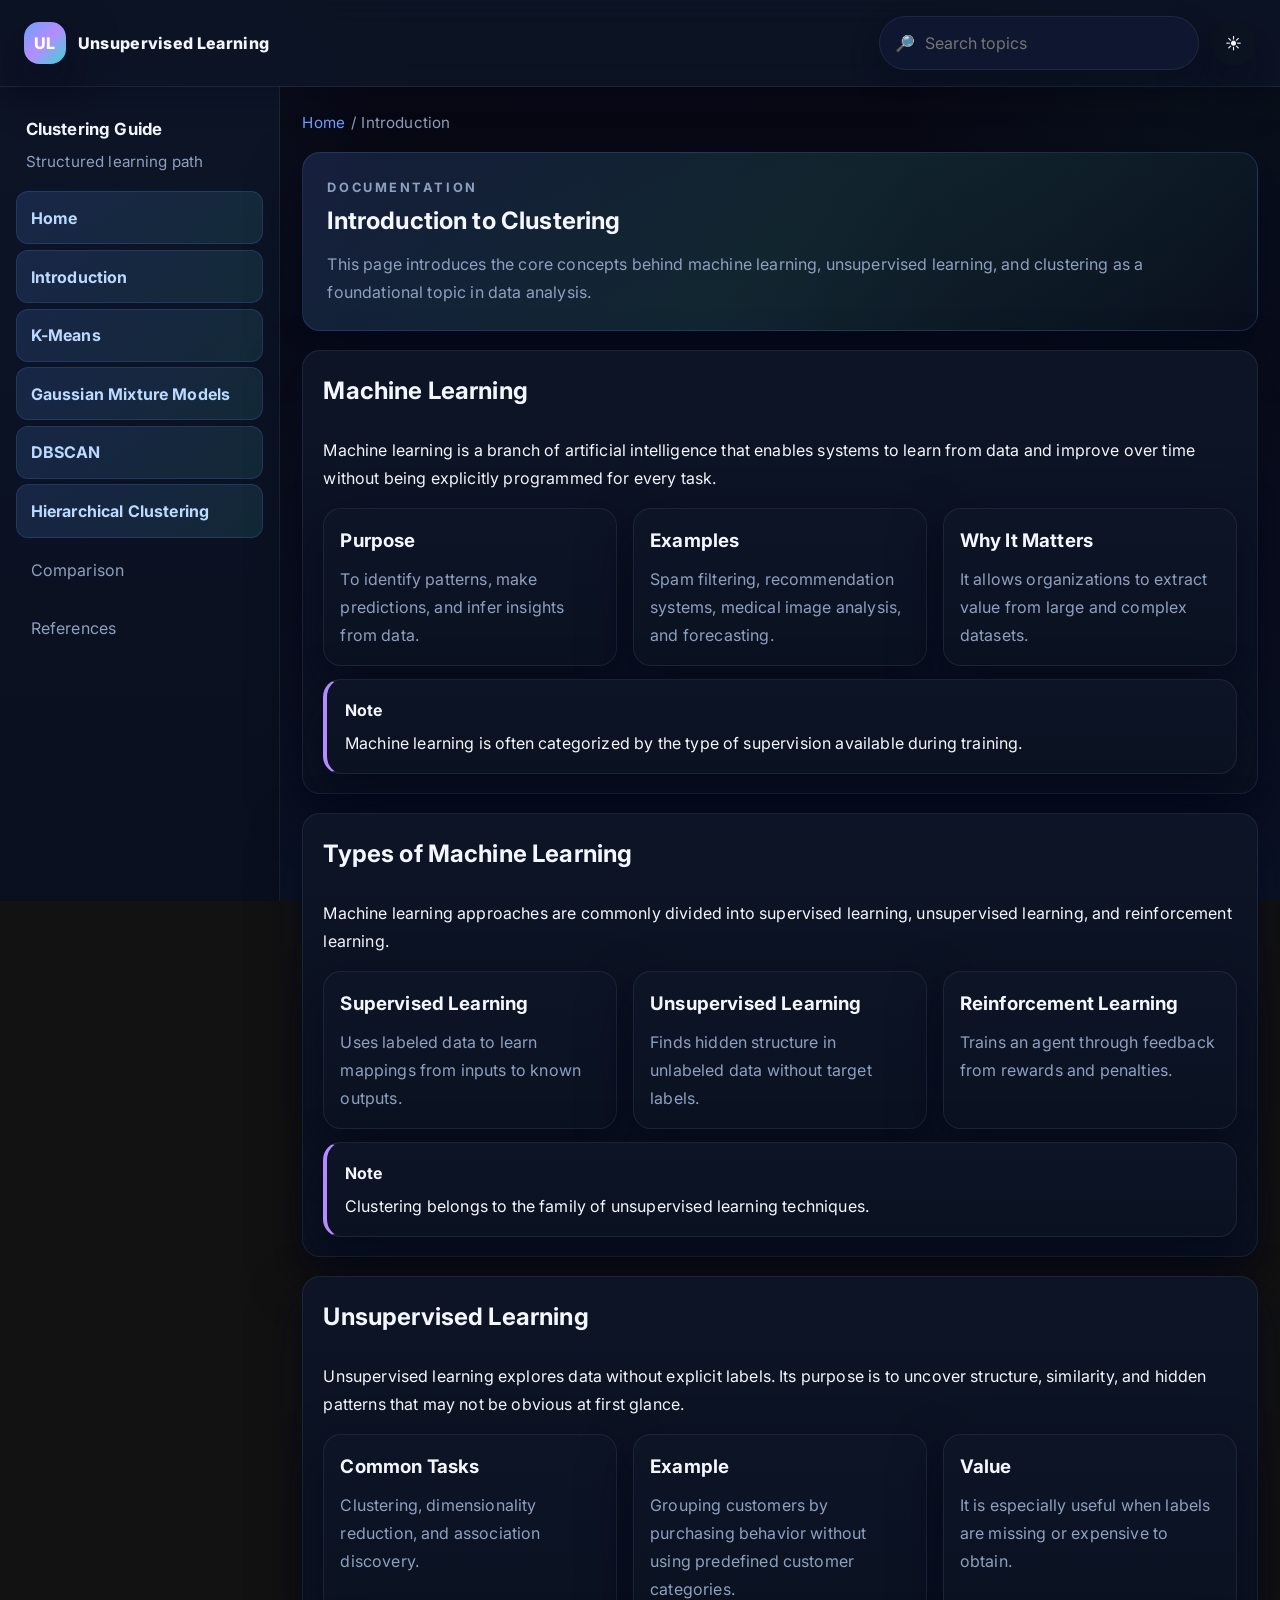
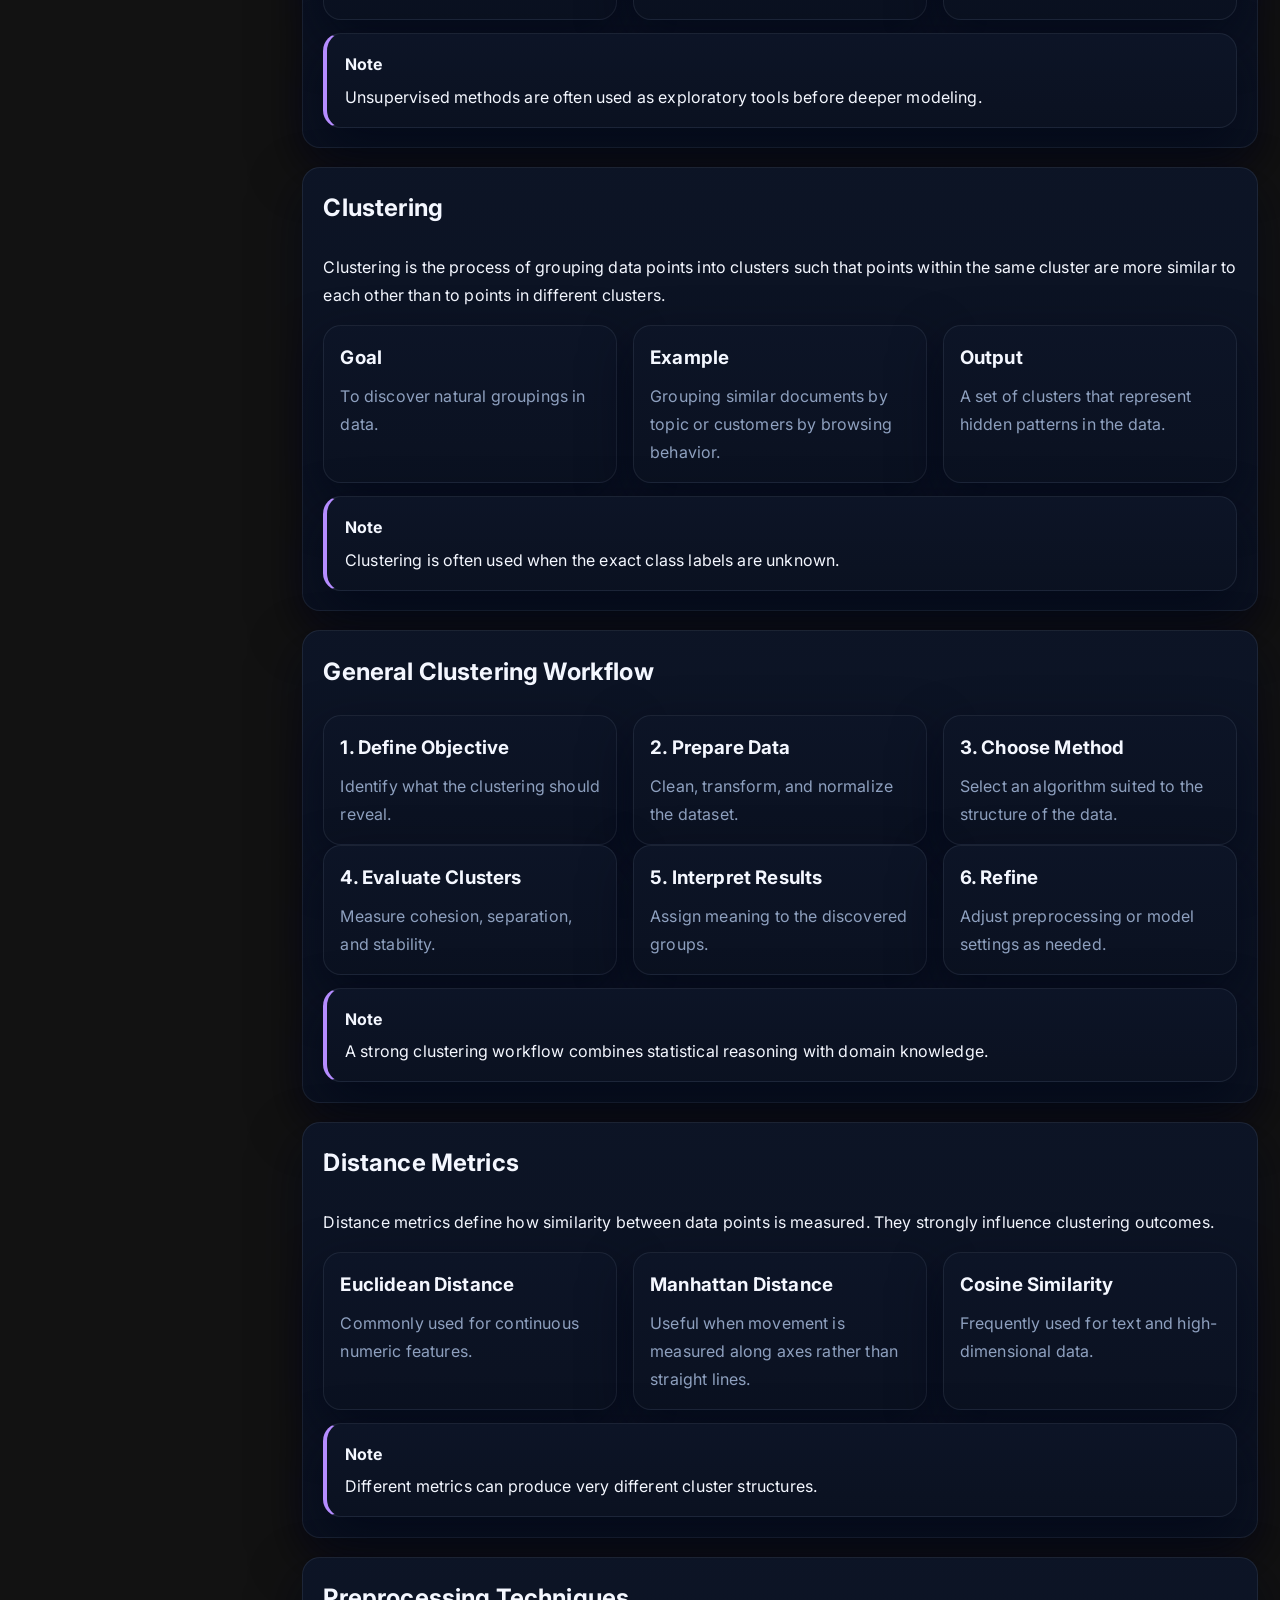
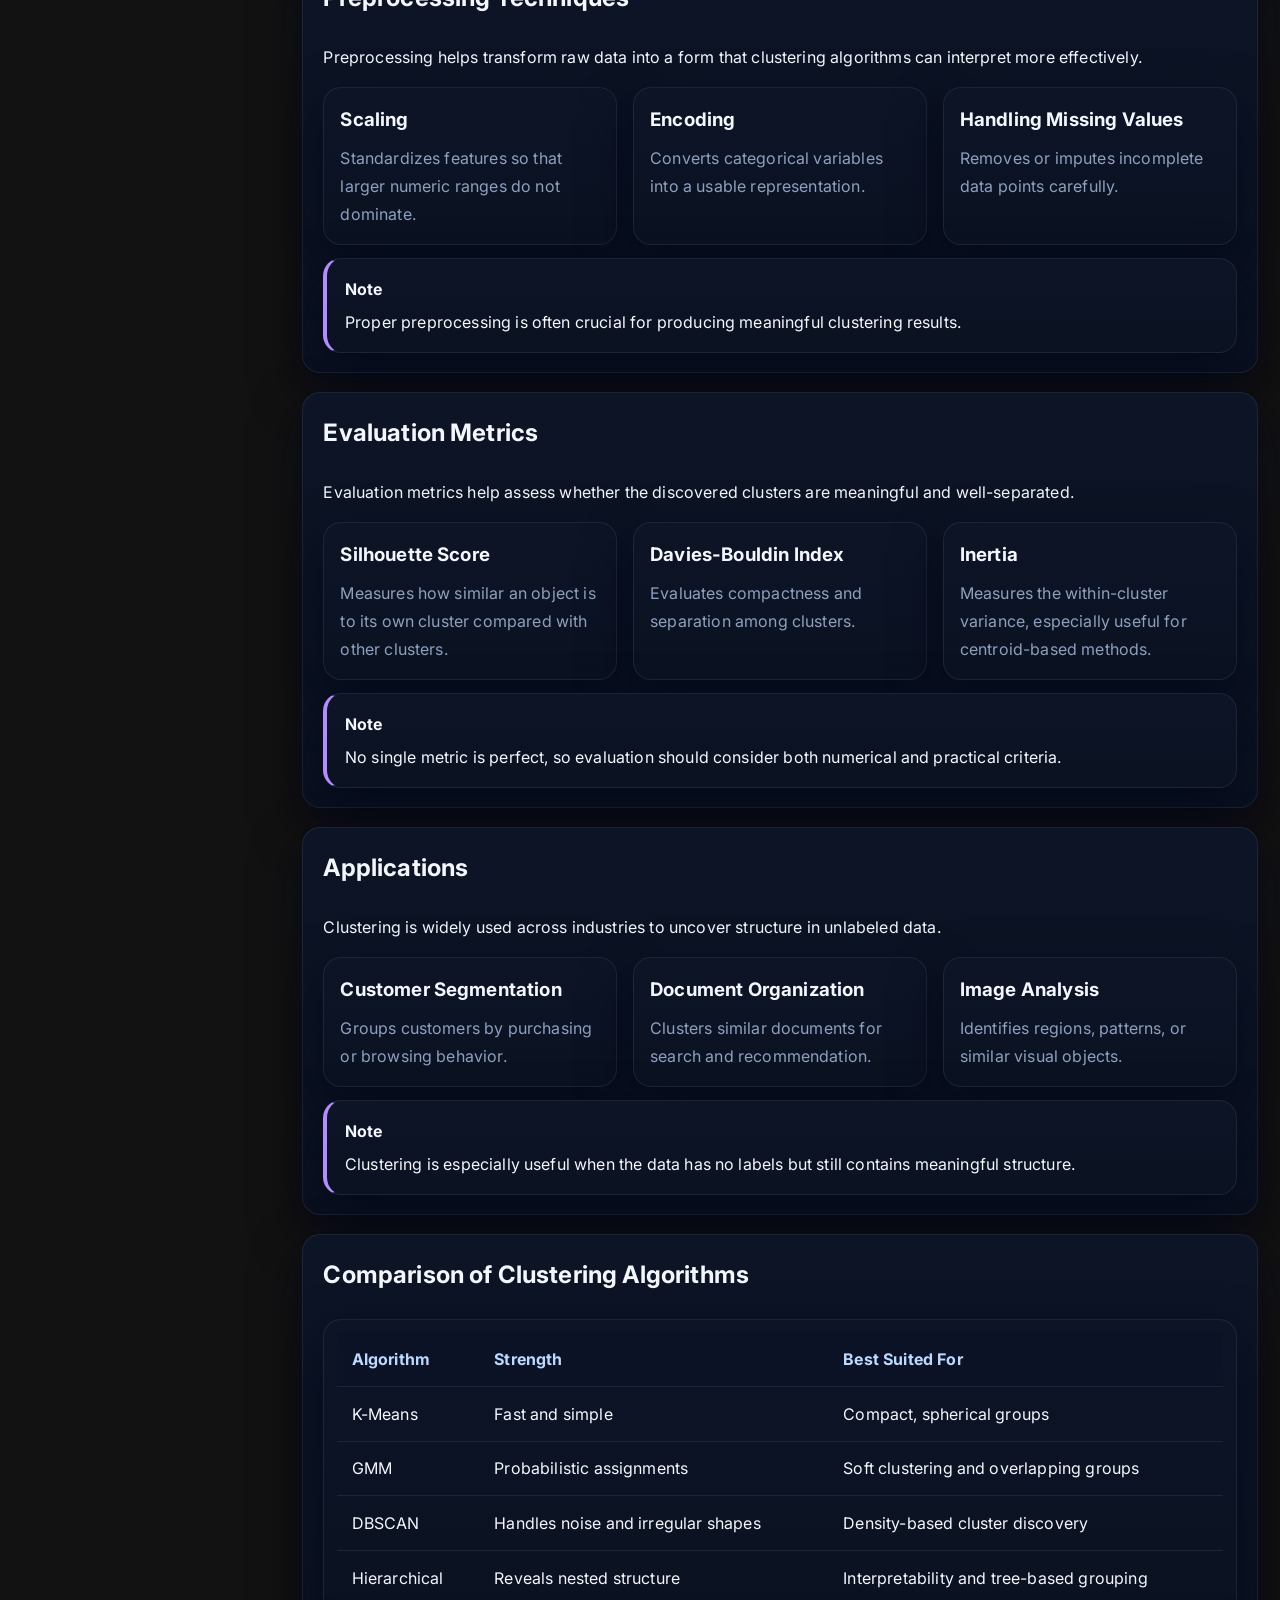
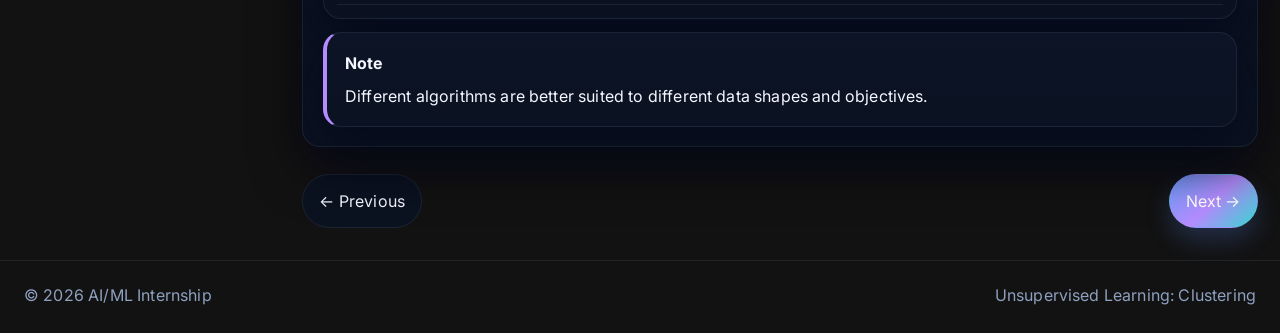
<file: introduction/index.html>
<!DOCTYPE html>
<html lang="en">
  <head>
    <meta charset="UTF-8" />
    <meta name="viewport" content="width=device-width, initial-scale=1.0" />
    <title>Introduction | Unsupervised Learning</title>
    <meta name="theme-color" content="#060b16" />
    <link rel="preconnect" href="https://fonts.googleapis.com">
    <link rel="preconnect" href="https://fonts.gstatic.com" crossorigin>
    <link href="https://fonts.googleapis.com/css2?family=Inter:wght@300;400;600;700;800&display=swap" rel="stylesheet">
    <link rel="stylesheet" href="../css/styles.css" />
  </head>
  <body>
    <a class="skip-link" href="#main-content">Skip to content</a>
    <div class="reading-progress"></div>
    <header class="topbar">
      <a class="brand" href="../index.html">
        <span class="brand-mark">UL</span>
        <span>Unsupervised Learning</span>
      </a>
      <div class="topbar-actions">
        <label class="search-wrapper">
          <span>🔎</span>
          <input type="search" placeholder="Search topics" data-search-input />
          <div class="search-results" aria-live="polite"></div>
        </label>
        <button class="mobile-toggle" aria-label="Toggle navigation">☰</button>
        <button class="icon-btn" data-theme-toggle aria-label="Toggle theme">🌙</button>
      </div>
    </header>

    <div class="overlay"></div>

    <div class="page-shell">
      <aside class="sidebar">
        <div class="sidebar-header">
          <h2>Clustering Guide</h2>
          <p>Structured learning path</p>
        </div>
        <nav class="sidebar-nav" aria-label="Documentation navigation">
          <a class="sidebar-link" href="../index.html">Home</a>
          <a class="sidebar-link active" href="index.html">Introduction</a>
          <a class="sidebar-link" href="../kmeans/index.html">K-Means</a>
          <a class="sidebar-link" href="../gmm/index.html">Gaussian Mixture Models</a>
          <a class="sidebar-link" href="../dbscan/index.html">DBSCAN</a>
          <a class="sidebar-link" href="../hierarchical/index.html">Hierarchical Clustering</a>
          <a class="sidebar-link" href="../comparison.html">Comparison</a>
          <a class="sidebar-link" href="../references.html">References</a>
        </nav>
      </aside>

      <main class="content-area" id="main-content">
        <nav class="breadcrumb" aria-label="Breadcrumb">
          <a href="../index.html">Home</a>
          <span>/</span>
          <span>Introduction</span>
        </nav>

        <div class="doc-content">
          <section class="hero">
            <p class="eyebrow">Documentation</p>
            <h1>Introduction to Clustering</h1>
            <p>This page introduces the core concepts behind machine learning, unsupervised learning, and clustering as a foundational topic in data analysis.</p>
          </section>

          <section class="section-block" id="machine-learning">
            <div class="section-heading">
              <h2>Machine Learning</h2>
            </div>
            <p>Machine learning is a branch of artificial intelligence that enables systems to learn from data and improve over time without being explicitly programmed for every task.</p>
            <div class="card-grid">
              <article class="card"><h3>Purpose</h3><p>To identify patterns, make predictions, and infer insights from data.</p></article>
              <article class="card"><h3>Examples</h3><p>Spam filtering, recommendation systems, medical image analysis, and forecasting.</p></article>
              <article class="card"><h3>Why It Matters</h3><p>It allows organizations to extract value from large and complex datasets.</p></article>
            </div>
            <div class="note-box">
              <strong>Note</strong>
              <span>Machine learning is often categorized by the type of supervision available during training.</span>
            </div>
          </section>

          <section class="section-block" id="types-of-machine-learning">
            <div class="section-heading">
              <h2>Types of Machine Learning</h2>
            </div>
            <p>Machine learning approaches are commonly divided into supervised learning, unsupervised learning, and reinforcement learning.</p>
            <div class="card-grid">
              <article class="card"><h3>Supervised Learning</h3><p>Uses labeled data to learn mappings from inputs to known outputs.</p></article>
              <article class="card"><h3>Unsupervised Learning</h3><p>Finds hidden structure in unlabeled data without target labels.</p></article>
              <article class="card"><h3>Reinforcement Learning</h3><p>Trains an agent through feedback from rewards and penalties.</p></article>
            </div>
            <div class="note-box">
              <strong>Note</strong>
              <span>Clustering belongs to the family of unsupervised learning techniques.</span>
            </div>
          </section>

          <section class="section-block" id="unsupervised-learning">
            <div class="section-heading">
              <h2>Unsupervised Learning</h2>
            </div>
            <p>Unsupervised learning explores data without explicit labels. Its purpose is to uncover structure, similarity, and hidden patterns that may not be obvious at first glance.</p>
            <div class="card-grid">
              <article class="card"><h3>Common Tasks</h3><p>Clustering, dimensionality reduction, and association discovery.</p></article>
              <article class="card"><h3>Example</h3><p>Grouping customers by purchasing behavior without using predefined customer categories.</p></article>
              <article class="card"><h3>Value</h3><p>It is especially useful when labels are missing or expensive to obtain.</p></article>
            </div>
            <div class="note-box">
              <strong>Note</strong>
              <span>Unsupervised methods are often used as exploratory tools before deeper modeling.</span>
            </div>
          </section>

          <section class="section-block" id="clustering">
            <div class="section-heading">
              <h2>Clustering</h2>
            </div>
            <p>Clustering is the process of grouping data points into clusters such that points within the same cluster are more similar to each other than to points in different clusters.</p>
            <div class="card-grid">
              <article class="card"><h3>Goal</h3><p>To discover natural groupings in data.</p></article>
              <article class="card"><h3>Example</h3><p>Grouping similar documents by topic or customers by browsing behavior.</p></article>
              <article class="card"><h3>Output</h3><p>A set of clusters that represent hidden patterns in the data.</p></article>
            </div>
            <div class="note-box">
              <strong>Note</strong>
              <span>Clustering is often used when the exact class labels are unknown.</span>
            </div>
          </section>

          <section class="section-block" id="general-workflow">
            <div class="section-heading">
              <h2>General Clustering Workflow</h2>
            </div>
            <div class="card-grid">
              <article class="card"><h3>1. Define Objective</h3><p>Identify what the clustering should reveal.</p></article>
              <article class="card"><h3>2. Prepare Data</h3><p>Clean, transform, and normalize the dataset.</p></article>
              <article class="card"><h3>3. Choose Method</h3><p>Select an algorithm suited to the structure of the data.</p></article>
            </div>
            <div class="card-grid">
              <article class="card"><h3>4. Evaluate Clusters</h3><p>Measure cohesion, separation, and stability.</p></article>
              <article class="card"><h3>5. Interpret Results</h3><p>Assign meaning to the discovered groups.</p></article>
              <article class="card"><h3>6. Refine</h3><p>Adjust preprocessing or model settings as needed.</p></article>
            </div>
            <div class="note-box">
              <strong>Note</strong>
              <span>A strong clustering workflow combines statistical reasoning with domain knowledge.</span>
            </div>
          </section>

          <section class="section-block" id="distance-metrics">
            <div class="section-heading">
              <h2>Distance Metrics</h2>
            </div>
            <p>Distance metrics define how similarity between data points is measured. They strongly influence clustering outcomes.</p>
            <div class="card-grid">
              <article class="card"><h3>Euclidean Distance</h3><p>Commonly used for continuous numeric features.</p></article>
              <article class="card"><h3>Manhattan Distance</h3><p>Useful when movement is measured along axes rather than straight lines.</p></article>
              <article class="card"><h3>Cosine Similarity</h3><p>Frequently used for text and high-dimensional data.</p></article>
            </div>
            <div class="note-box">
              <strong>Note</strong>
              <span>Different metrics can produce very different cluster structures.</span>
            </div>
          </section>

          <section class="section-block" id="preprocessing-techniques">
            <div class="section-heading">
              <h2>Preprocessing Techniques</h2>
            </div>
            <p>Preprocessing helps transform raw data into a form that clustering algorithms can interpret more effectively.</p>
            <div class="card-grid">
              <article class="card"><h3>Scaling</h3><p>Standardizes features so that larger numeric ranges do not dominate.</p></article>
              <article class="card"><h3>Encoding</h3><p>Converts categorical variables into a usable representation.</p></article>
              <article class="card"><h3>Handling Missing Values</h3><p>Removes or imputes incomplete data points carefully.</p></article>
            </div>
            <div class="note-box">
              <strong>Note</strong>
              <span>Proper preprocessing is often crucial for producing meaningful clustering results.</span>
            </div>
          </section>

          <section class="section-block" id="evaluation-metrics">
            <div class="section-heading">
              <h2>Evaluation Metrics</h2>
            </div>
            <p>Evaluation metrics help assess whether the discovered clusters are meaningful and well-separated.</p>
            <div class="card-grid">
              <article class="card"><h3>Silhouette Score</h3><p>Measures how similar an object is to its own cluster compared with other clusters.</p></article>
              <article class="card"><h3>Davies-Bouldin Index</h3><p>Evaluates compactness and separation among clusters.</p></article>
              <article class="card"><h3>Inertia</h3><p>Measures the within-cluster variance, especially useful for centroid-based methods.</p></article>
            </div>
            <div class="note-box">
              <strong>Note</strong>
              <span>No single metric is perfect, so evaluation should consider both numerical and practical criteria.</span>
            </div>
          </section>

          <section class="section-block" id="applications">
            <div class="section-heading">
              <h2>Applications</h2>
            </div>
            <p>Clustering is widely used across industries to uncover structure in unlabeled data.</p>
            <div class="card-grid">
              <article class="card"><h3>Customer Segmentation</h3><p>Groups customers by purchasing or browsing behavior.</p></article>
              <article class="card"><h3>Document Organization</h3><p>Clusters similar documents for search and recommendation.</p></article>
              <article class="card"><h3>Image Analysis</h3><p>Identifies regions, patterns, or similar visual objects.</p></article>
            </div>
            <div class="note-box">
              <strong>Note</strong>
              <span>Clustering is especially useful when the data has no labels but still contains meaningful structure.</span>
            </div>
          </section>

          <section class="section-block" id="comparison-algorithms">
            <div class="section-heading">
              <h2>Comparison of Clustering Algorithms</h2>
            </div>
            <div class="table-wrapper">
              <table>
                <thead>
                  <tr><th>Algorithm</th><th>Strength</th><th>Best Suited For</th></tr>
                </thead>
                <tbody>
                  <tr><td>K-Means</td><td>Fast and simple</td><td>Compact, spherical groups</td></tr>
                  <tr><td>GMM</td><td>Probabilistic assignments</td><td>Soft clustering and overlapping groups</td></tr>
                  <tr><td>DBSCAN</td><td>Handles noise and irregular shapes</td><td>Density-based cluster discovery</td></tr>
                  <tr><td>Hierarchical</td><td>Reveals nested structure</td><td>Interpretability and tree-based grouping</td></tr>
                </tbody>
              </table>
            </div>
            <div class="note-box">
              <strong>Note</strong>
              <span>Different algorithms are better suited to different data shapes and objectives.</span>
            </div>
          </section>

          <div class="pagination">
            <a class="btn btn-secondary" href="../index.html">← Previous</a>
            <a class="btn btn-primary" href="../kmeans/index.html">Next →</a>
          </div>
        </div>
      </main>
    </div>

    <footer class="site-footer">
      <span>© 2026 AI/ML Internship</span>
      <span>Unsupervised Learning: Clustering</span>
    </footer>

    <button class="scroll-top" aria-label="Scroll to top">↑</button>
    <script src="../js/main.js"></script>
  </body>
</html>
</file>
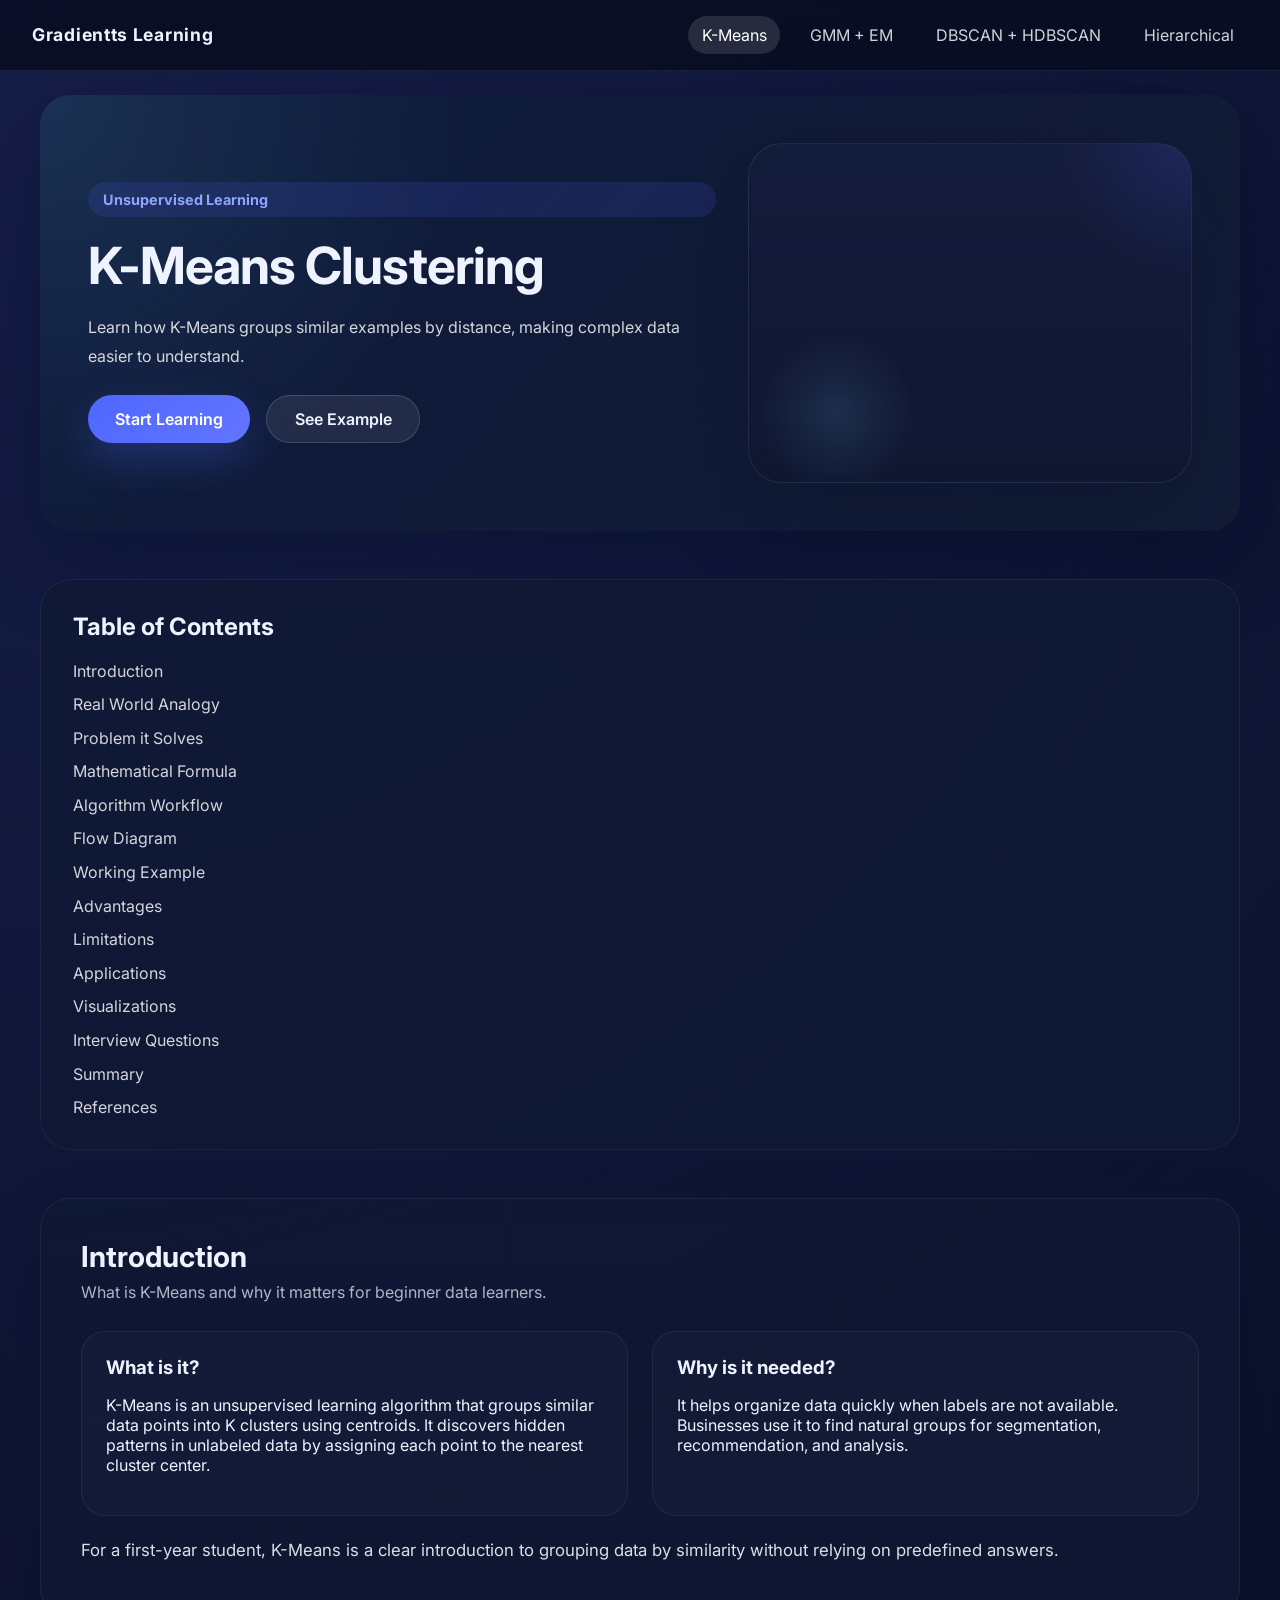
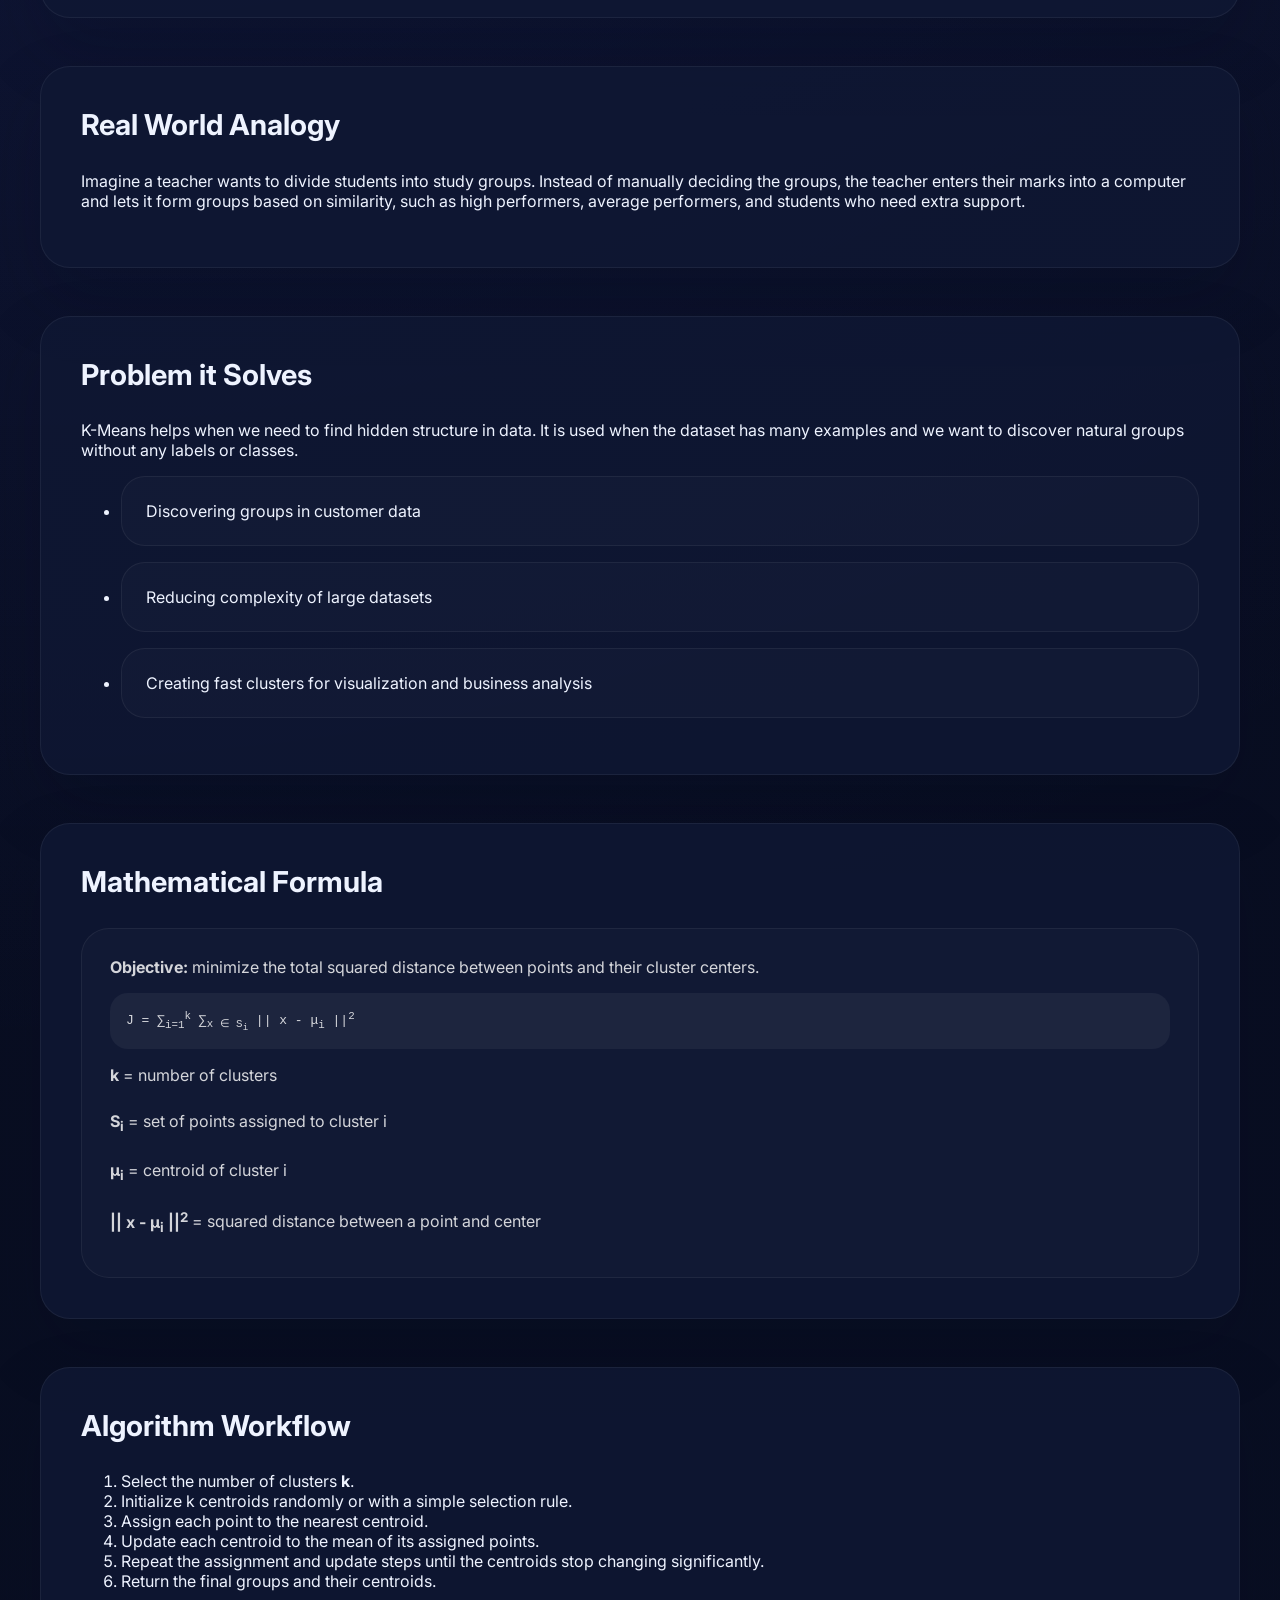
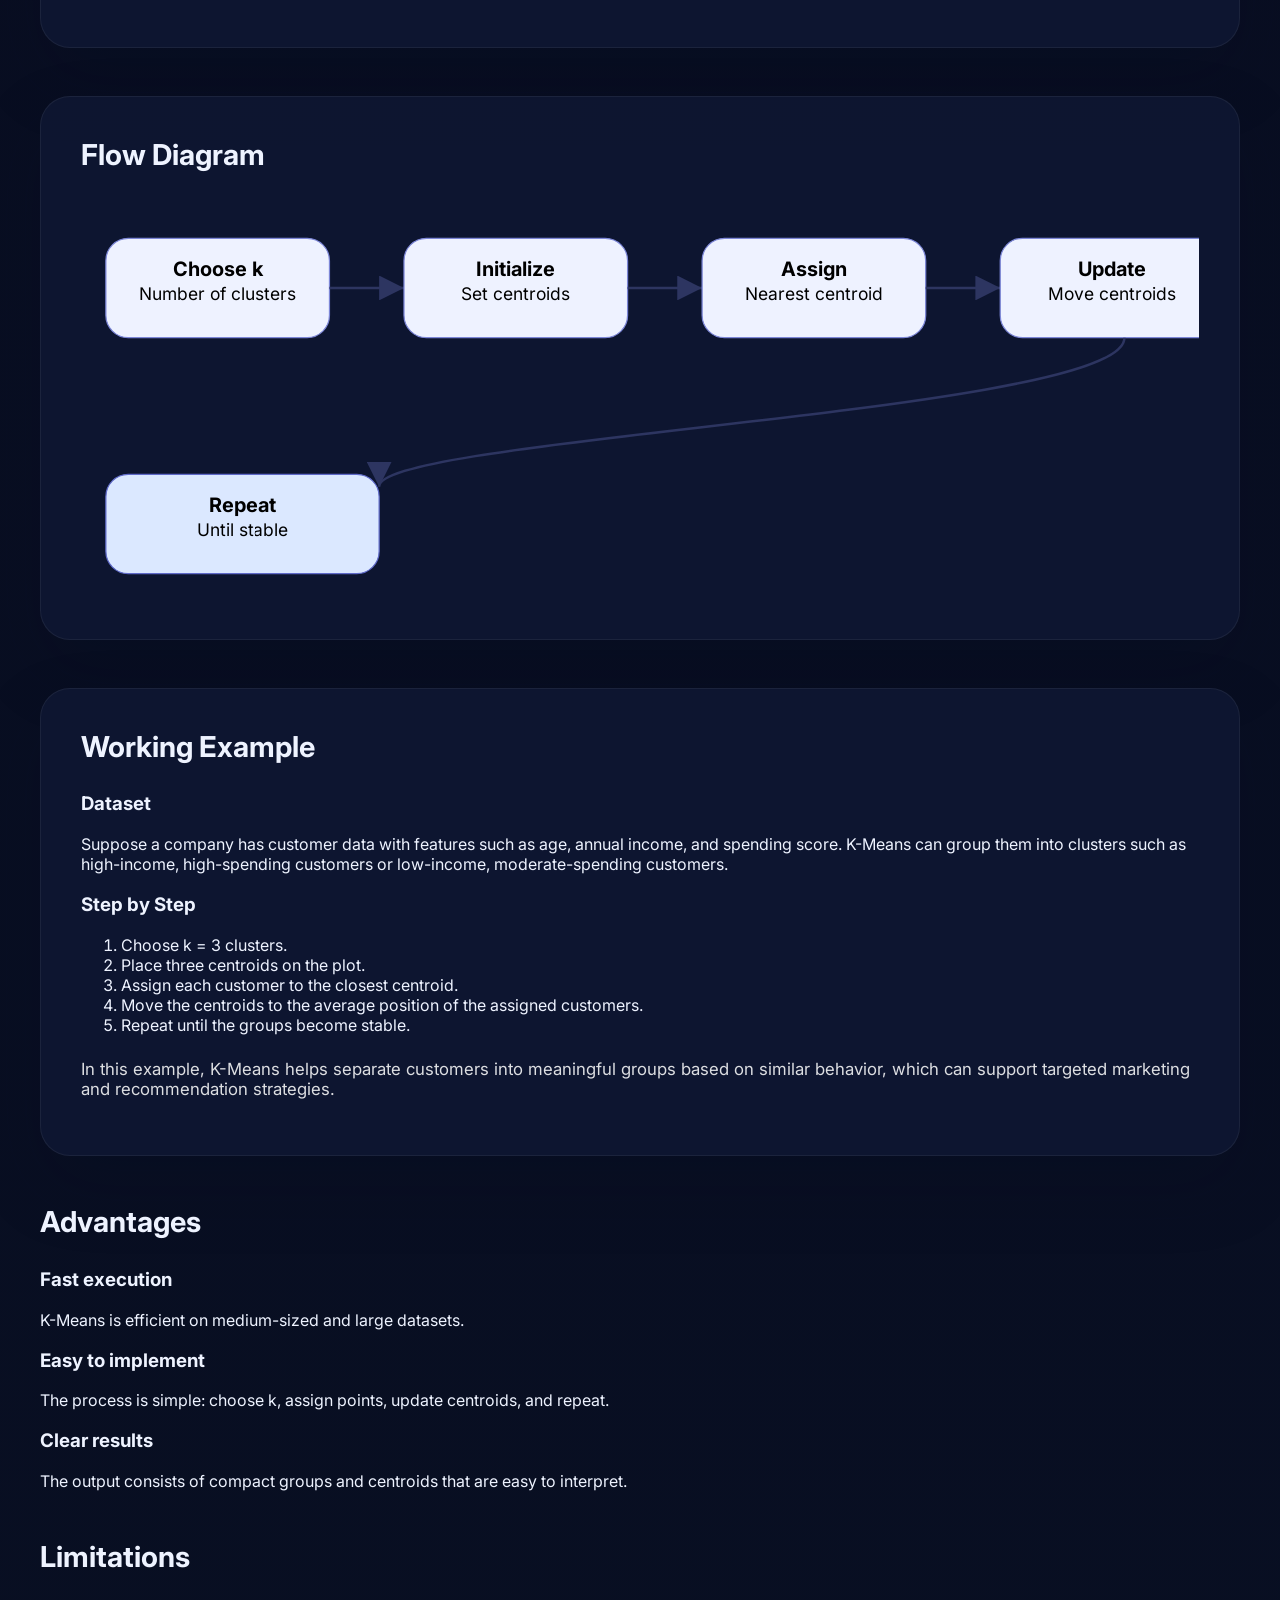
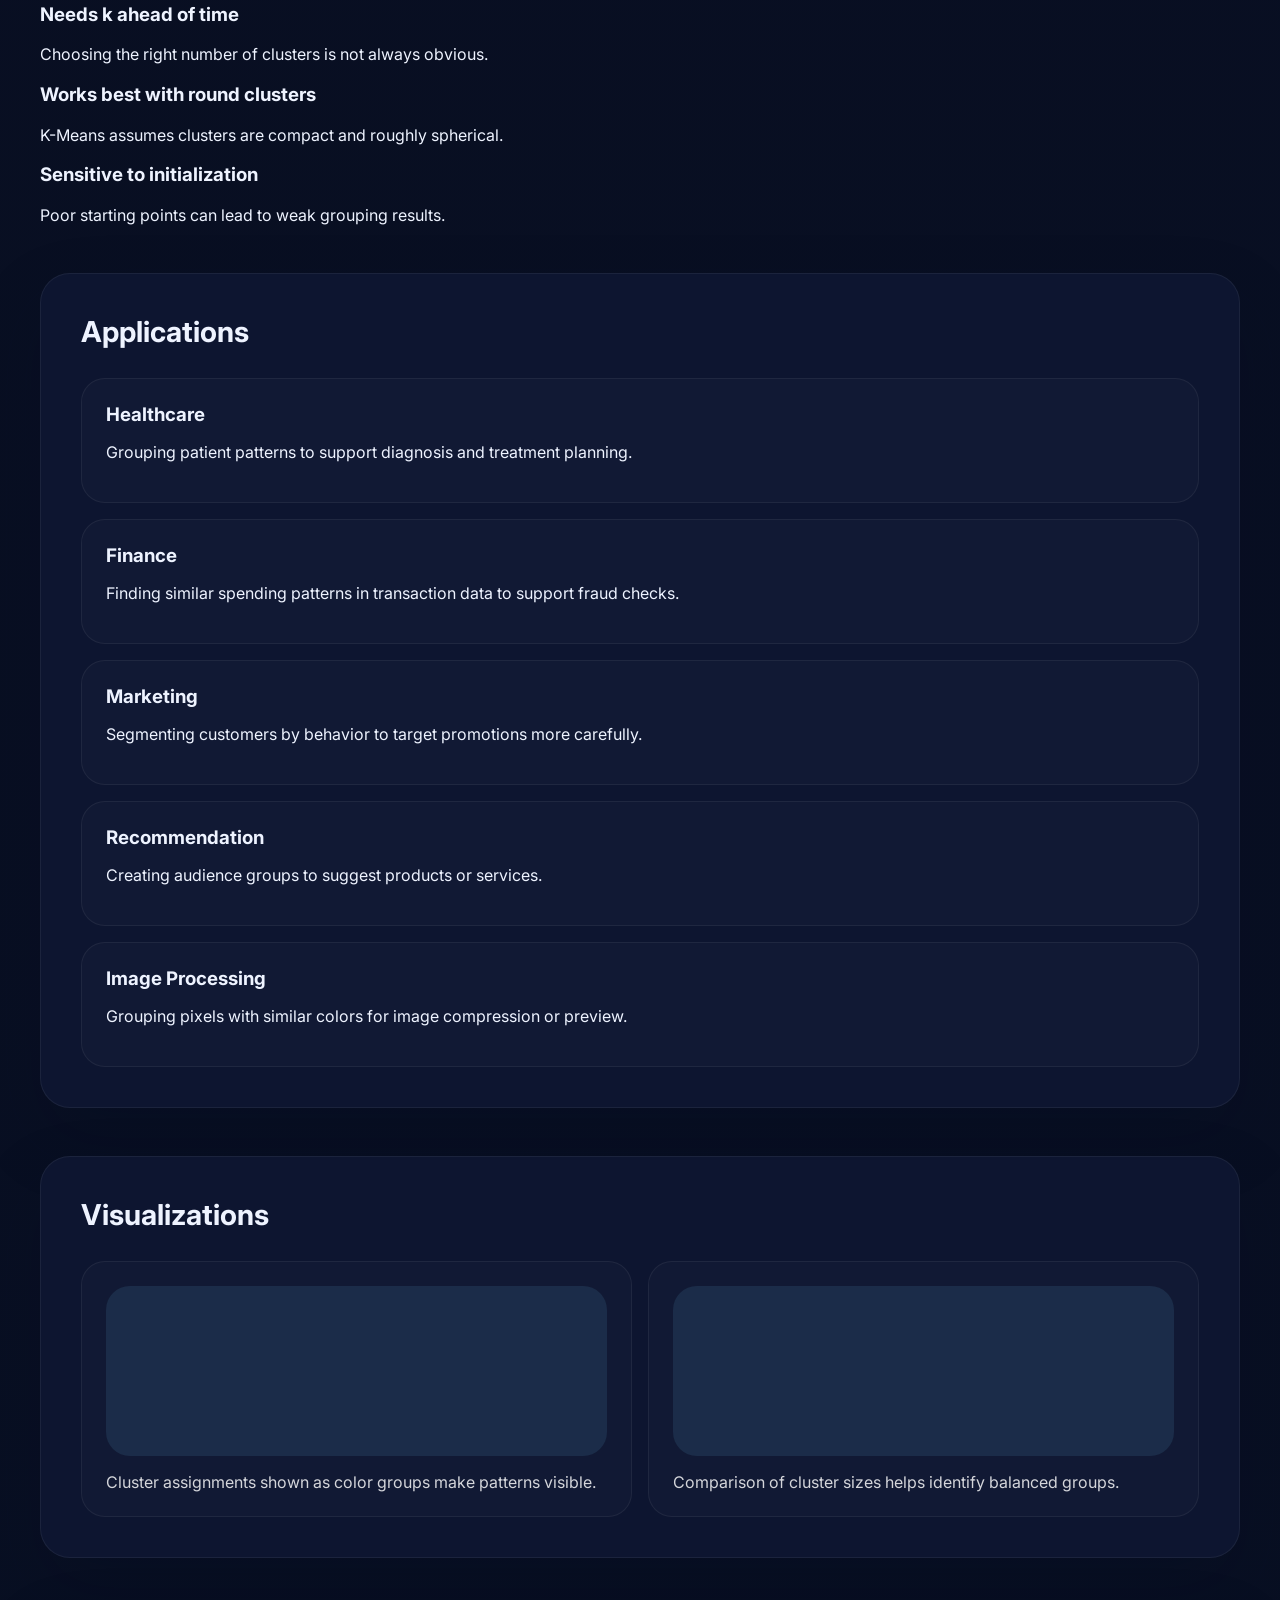
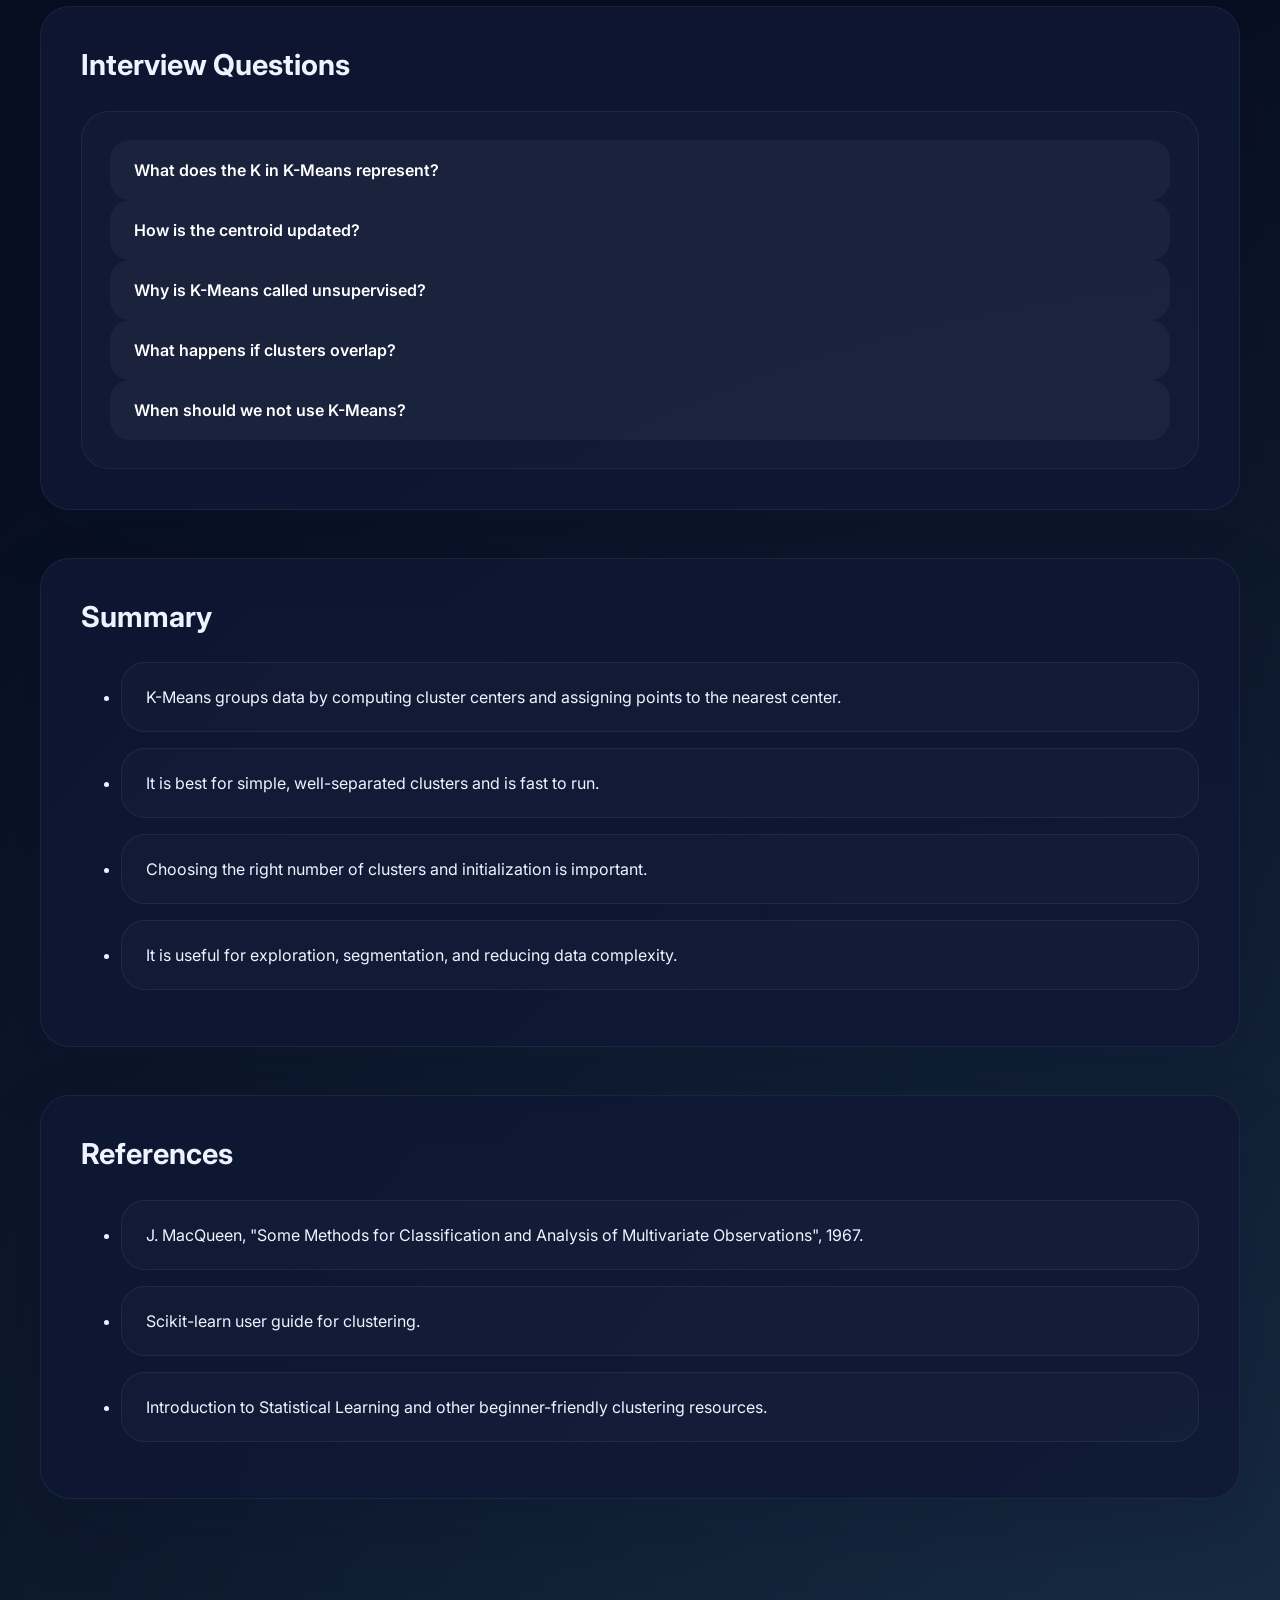
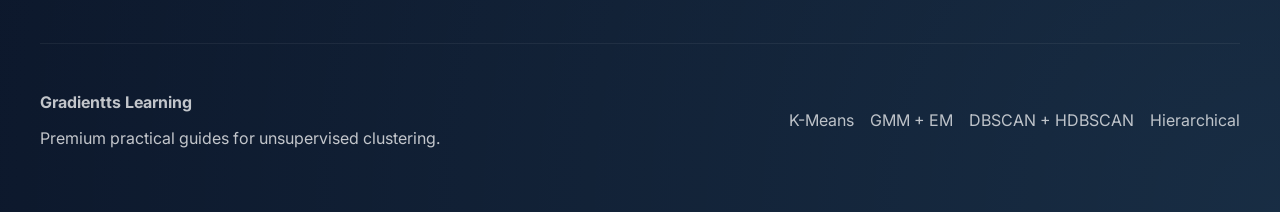
<file: k-means/index.html>
<!DOCTYPE html>
<html lang="en">
<head>
  <meta charset="UTF-8" />
  <meta name="viewport" content="width=device-width, initial-scale=1.0" />
  <title>K-Means Clustering | Unsupervised Learning</title>
  <link rel="preconnect" href="https://fonts.googleapis.com" />
  <link rel="preconnect" href="https://fonts.gstatic.com" crossorigin />
  <link href="https://fonts.googleapis.com/css2?family=Inter:wght@400;500;600;700&display=swap" rel="stylesheet" />
  <link rel="stylesheet" href="../style.css" />
</head>
<body>
  <header class="navbar" id="top-nav">
    <div class="nav-brand">Gradientts Learning</div>
    <nav class="nav-links" aria-label="Main navigation">
      <a href="../k-means/index.html" class="active">K-Means</a>
      <a href="../gmm-em/index.html">GMM + EM</a>
      <a href="../dbscan-hdbscan/index.html">DBSCAN + HDBSCAN</a>
      <a href="../hierarchical-clustering/index.html">Hierarchical</a>
    </nav>
    <button class="nav-toggle" aria-label="Toggle navigation" aria-expanded="false">
      <span></span><span></span><span></span>
    </button>
  </header>

  <main>
    <section class="hero hero-kmeans">
      <div class="hero-copy">
        <span class="eyebrow">Unsupervised Learning</span>
        <h1>K-Means Clustering</h1>
        <p>Learn how K-Means groups similar examples by distance, making complex data easier to understand.</p>
        <div class="hero-actions">
          <a href="#overview" class="btn btn-primary">Start Learning</a>
          <a href="#example" class="btn btn-secondary">See Example</a>
        </div>
      </div>
      <div class="hero-visual" aria-hidden="true">
        <div class="hero-card">
          <div class="dot-group dot-group-1"></div>
          <div class="dot-group dot-group-2"></div>
          <div class="cluster-frame"></div>
        </div>
      </div>
    </section>

    <section class="section toc" id="toc">
      <h2>Table of Contents</h2>
      <ul>
        <li><a href="#overview">Introduction</a></li>
        <li><a href="#analogy">Real World Analogy</a></li>
        <li><a href="#problem">Problem it Solves</a></li>
        <li><a href="#formula">Mathematical Formula</a></li>
        <li><a href="#workflow">Algorithm Workflow</a></li>
        <li><a href="#diagram">Flow Diagram</a></li>
        <li><a href="#example">Working Example</a></li>
        <li><a href="#advantages">Advantages</a></li>
        <li><a href="#limitations">Limitations</a></li>
        <li><a href="#applications">Applications</a></li>
        <li><a href="#visualizations">Visualizations</a></li>
        <li><a href="#interview">Interview Questions</a></li>
        <li><a href="#summary">Summary</a></li>
        <li><a href="#references">References</a></li>
      </ul>
    </section>

    <section class="section content-block" id="overview">
      <div class="section-header">
        <h2>Introduction</h2>
        <p>What is K-Means and why it matters for beginner data learners.</p>
      </div>
      <div class="content-grid">
        <div>
          <h3>What is it?</h3>
          <p>K-Means is an unsupervised learning algorithm that groups similar data points into K clusters using centroids. It discovers hidden patterns in unlabeled data by assigning each point to the nearest cluster center.</p>
        </div>
        <div>
          <h3>Why is it needed?</h3>
          <p>It helps organize data quickly when labels are not available. Businesses use it to find natural groups for segmentation, recommendation, and analysis.</p>
        </div>
      </div>
      <p class="lead">For a first-year student, K-Means is a clear introduction to grouping data by similarity without relying on predefined answers.</p>
    </section>

    <section class="section content-block" id="analogy">
      <div class="section-header">
        <h2>Real World Analogy</h2>
      </div>
      <p>Imagine a teacher wants to divide students into study groups. Instead of manually deciding the groups, the teacher enters their marks into a computer and lets it form groups based on similarity, such as high performers, average performers, and students who need extra support.</p>
    </section>

    <section class="section content-block" id="problem">
      <div class="section-header">
        <h2>Problem it Solves</h2>
      </div>
      <p>K-Means helps when we need to find hidden structure in data. It is used when the dataset has many examples and we want to discover natural groups without any labels or classes.</p>
      <ul class="problem-list">
        <li>Discovering groups in customer data</li>
        <li>Reducing complexity of large datasets</li>
        <li>Creating fast clusters for visualization and business analysis</li>
      </ul>
    </section>

    <section class="section content-block" id="formula">
      <div class="section-header">
        <h2>Mathematical Formula</h2>
      </div>
      <div class="formula-card">
        <p><strong>Objective:</strong> minimize the total squared distance between points and their cluster centers.</p>
        <p class="formula"><code>J = &sum;<sub>i=1</sub><sup>k</sup> &sum;<sub>x &#x2208; S<sub>i</sub></sub> || x - μ<sub>i</sub> ||<sup>2</sup></code></p>
        <div class="formula-legend">
          <div><strong>k</strong> = number of clusters</div>
          <div><strong>S<sub>i</sub></strong> = set of points assigned to cluster i</div>
          <div><strong>μ<sub>i</sub></strong> = centroid of cluster i</div>
          <div><strong>|| x - μ<sub>i</sub> ||<sup>2</sup></strong> = squared distance between a point and center</div>
        </div>
      </div>
    </section>

    <section class="section content-block" id="workflow">
      <div class="section-header">
        <h2>Algorithm Workflow</h2>
      </div>
      <ol class="workflow-list">
        <li>Select the number of clusters <strong>k</strong>.</li>
        <li>Initialize k centroids randomly or with a simple selection rule.</li>
        <li>Assign each point to the nearest centroid.</li>
        <li>Update each centroid to the mean of its assigned points.</li>
        <li>Repeat the assignment and update steps until the centroids stop changing significantly.</li>
        <li>Return the final groups and their centroids.</li>
      </ol>
    </section>

    <section class="section content-block" id="diagram">
      <div class="section-header">
        <h2>Flow Diagram</h2>
      </div>
      <div class="diagram-wrapper" aria-label="K-Means flow diagram">
        <svg viewBox="0 0 900 320" role="img" aria-labelledby="flowTitle flowDesc">
          <title id="flowTitle">K-Means clustering workflow</title>
          <desc id="flowDesc">Six step flow diagram showing initialization, assignment, centroid update, and repetition.</desc>
          <defs>
            <marker id="arrow" markerWidth="10" markerHeight="10" refX="10" refY="5" orient="auto" markerUnits="strokeWidth">
              <path d="M0,0 L10,5 L0,10 Z" fill="#2d3561" />
            </marker>
          </defs>
          <rect x="20" y="30" width="180" height="80" rx="18" fill="#eef2ff" stroke="#7c86d7" />
          <text x="110" y="60" text-anchor="middle" font-weight="700">Choose k</text>
          <text x="110" y="80" text-anchor="middle" font-size="14">Number of clusters</text>
          <line x1="200" y1="70" x2="260" y2="70" stroke="#2d3561" stroke-width="2" marker-end="url(#arrow)" />

          <rect x="260" y="30" width="180" height="80" rx="18" fill="#eef2ff" stroke="#7c86d7" />
          <text x="350" y="60" text-anchor="middle" font-weight="700">Initialize</text>
          <text x="350" y="80" text-anchor="middle" font-size="14">Set centroids</text>
          <line x1="440" y1="70" x2="500" y2="70" stroke="#2d3561" stroke-width="2" marker-end="url(#arrow)" />

          <rect x="500" y="30" width="180" height="80" rx="18" fill="#eef2ff" stroke="#7c86d7" />
          <text x="590" y="60" text-anchor="middle" font-weight="700">Assign</text>
          <text x="590" y="80" text-anchor="middle" font-size="14">Nearest centroid</text>
          <line x1="680" y1="70" x2="740" y2="70" stroke="#2d3561" stroke-width="2" marker-end="url(#arrow)" />

          <rect x="740" y="30" width="180" height="80" rx="18" fill="#eef2ff" stroke="#7c86d7" />
          <text x="830" y="60" text-anchor="middle" font-weight="700">Update</text>
          <text x="830" y="80" text-anchor="middle" font-size="14">Move centroids</text>

          <path d="M840,110 C840,170 240,190 240,230" stroke="#2d3561" stroke-width="2" fill="none" marker-end="url(#arrow)" />
          <rect x="20" y="220" width="220" height="80" rx="18" fill="#dbe8ff" stroke="#5f6ac9" />
          <text x="130" y="250" text-anchor="middle" font-weight="700">Repeat</text>
          <text x="130" y="270" text-anchor="middle" font-size="14">Until stable</text>
        </svg>
      </div>
    </section>

    <section class="section content-block" id="example">
      <div class="section-header">
        <h2>Working Example</h2>
      </div>
      <div class="example-grid">
        <div class="example-card">
          <h3>Dataset</h3>
          <p>Suppose a company has customer data with features such as age, annual income, and spending score. K-Means can group them into clusters such as high-income, high-spending customers or low-income, moderate-spending customers.</p>
        </div>
        <div class="example-card">
          <h3>Step by Step</h3>
          <ol>
            <li>Choose k = 3 clusters.</li>
            <li>Place three centroids on the plot.</li>
            <li>Assign each customer to the closest centroid.</li>
            <li>Move the centroids to the average position of the assigned customers.</li>
            <li>Repeat until the groups become stable.</li>
          </ol>
        </div>
      </div>
      <p class="lead">In this example, K-Means helps separate customers into meaningful groups based on similar behavior, which can support targeted marketing and recommendation strategies.</p>
    </section>

    <section class="section cards-grid" id="advantages">
      <div class="section-header">
        <h2>Advantages</h2>
      </div>
      <div class="card-list">
        <article class="feature-card">
          <h3>Fast execution</h3>
          <p>K-Means is efficient on medium-sized and large datasets.</p>
        </article>
        <article class="feature-card">
          <h3>Easy to implement</h3>
          <p>The process is simple: choose k, assign points, update centroids, and repeat.</p>
        </article>
        <article class="feature-card">
          <h3>Clear results</h3>
          <p>The output consists of compact groups and centroids that are easy to interpret.</p>
        </article>
      </div>
    </section>

    <section class="section cards-grid" id="limitations">
      <div class="section-header">
        <h2>Limitations</h2>
      </div>
      <div class="card-list">
        <article class="feature-card feature-card-soft">
          <h3>Needs k ahead of time</h3>
          <p>Choosing the right number of clusters is not always obvious.</p>
        </article>
        <article class="feature-card feature-card-soft">
          <h3>Works best with round clusters</h3>
          <p>K-Means assumes clusters are compact and roughly spherical.</p>
        </article>
        <article class="feature-card feature-card-soft">
          <h3>Sensitive to initialization</h3>
          <p>Poor starting points can lead to weak grouping results.</p>
        </article>
      </div>
    </section>

    <section class="section content-block" id="applications">
      <div class="section-header">
        <h2>Applications</h2>
      </div>
      <div class="apps-grid">
        <article>
          <h3>Healthcare</h3>
          <p>Grouping patient patterns to support diagnosis and treatment planning.</p>
        </article>
        <article>
          <h3>Finance</h3>
          <p>Finding similar spending patterns in transaction data to support fraud checks.</p>
        </article>
        <article>
          <h3>Marketing</h3>
          <p>Segmenting customers by behavior to target promotions more carefully.</p>
        </article>
        <article>
          <h3>Recommendation</h3>
          <p>Creating audience groups to suggest products or services.</p>
        </article>
        <article>
          <h3>Image Processing</h3>
          <p>Grouping pixels with similar colors for image compression or preview.</p>
        </article>
      </div>
    </section>

    <section class="section content-block" id="visualizations">
      <div class="section-header">
        <h2>Visualizations</h2>
      </div>
      <div class="visual-grid">
        <div class="visual-card">
          <div class="visual-dotmap"></div>
          <p>Cluster assignments shown as color groups make patterns visible.</p>
        </div>
        <div class="visual-card">
          <div class="visual-bar"></div>
          <p>Comparison of cluster sizes helps identify balanced groups.</p>
        </div>
      </div>
    </section>

    <section class="section content-block" id="interview">
      <div class="section-header">
        <h2>Interview Questions</h2>
      </div>
      <div class="accordion" id="faq">
        <button class="accordion-item" aria-expanded="false">What does the K in K-Means represent?</button>
        <div class="panel"><p>It represents the number of clusters the algorithm should find in the data.</p></div>

        <button class="accordion-item" aria-expanded="false">How is the centroid updated?</button>
        <div class="panel"><p>By calculating the average of all data points assigned to the cluster.</p></div>

        <button class="accordion-item" aria-expanded="false">Why is K-Means called unsupervised?</button>
        <div class="panel"><p>Because it learns groups from unlabeled data rather than using known output values.</p></div>

        <button class="accordion-item" aria-expanded="false">What happens if clusters overlap?</button>
        <div class="panel"><p>The algorithm still assigns points to the nearest centroid, but the cluster boundaries may be less accurate.</p></div>

        <button class="accordion-item" aria-expanded="false">When should we not use K-Means?</button>
        <div class="panel"><p>When the data has non-spherical groups, strong outliers, or an unclear number of clusters.</p></div>
      </div>
    </section>

    <section class="section content-block" id="summary">
      <div class="section-header">
        <h2>Summary</h2>
      </div>
      <ul class="summary-list">
        <li>K-Means groups data by computing cluster centers and assigning points to the nearest center.</li>
        <li>It is best for simple, well-separated clusters and is fast to run.</li>
        <li>Choosing the right number of clusters and initialization is important.</li>
        <li>It is useful for exploration, segmentation, and reducing data complexity.</li>
      </ul>
    </section>

    <section class="section content-block" id="references">
      <div class="section-header">
        <h2>References</h2>
      </div>
      <ul class="reference-list">
        <li>J. MacQueen, "Some Methods for Classification and Analysis of Multivariate Observations", 1967.</li>
        <li>Scikit-learn user guide for clustering.</li>
        <li>Introduction to Statistical Learning and other beginner-friendly clustering resources.</li>
      </ul>
    </section>
  </main>

  <footer class="footer">
    <div class="footer-content">
      <div>
        <p><strong>Gradientts Learning</strong></p>
        <p>Premium practical guides for unsupervised clustering.</p>
      </div>
      <div class="footer-links">
        <a href="../k-means/index.html">K-Means</a>
        <a href="../gmm-em/index.html">GMM + EM</a>
        <a href="../dbscan-hdbscan/index.html">DBSCAN + HDBSCAN</a>
        <a href="../hierarchical-clustering/index.html">Hierarchical</a>
      </div>
    </div>
  </footer>
  <button class="back-to-top" aria-label="Back to top">↑</button>
  <script src="../script.js"></script>
</body>
</html>
</file>
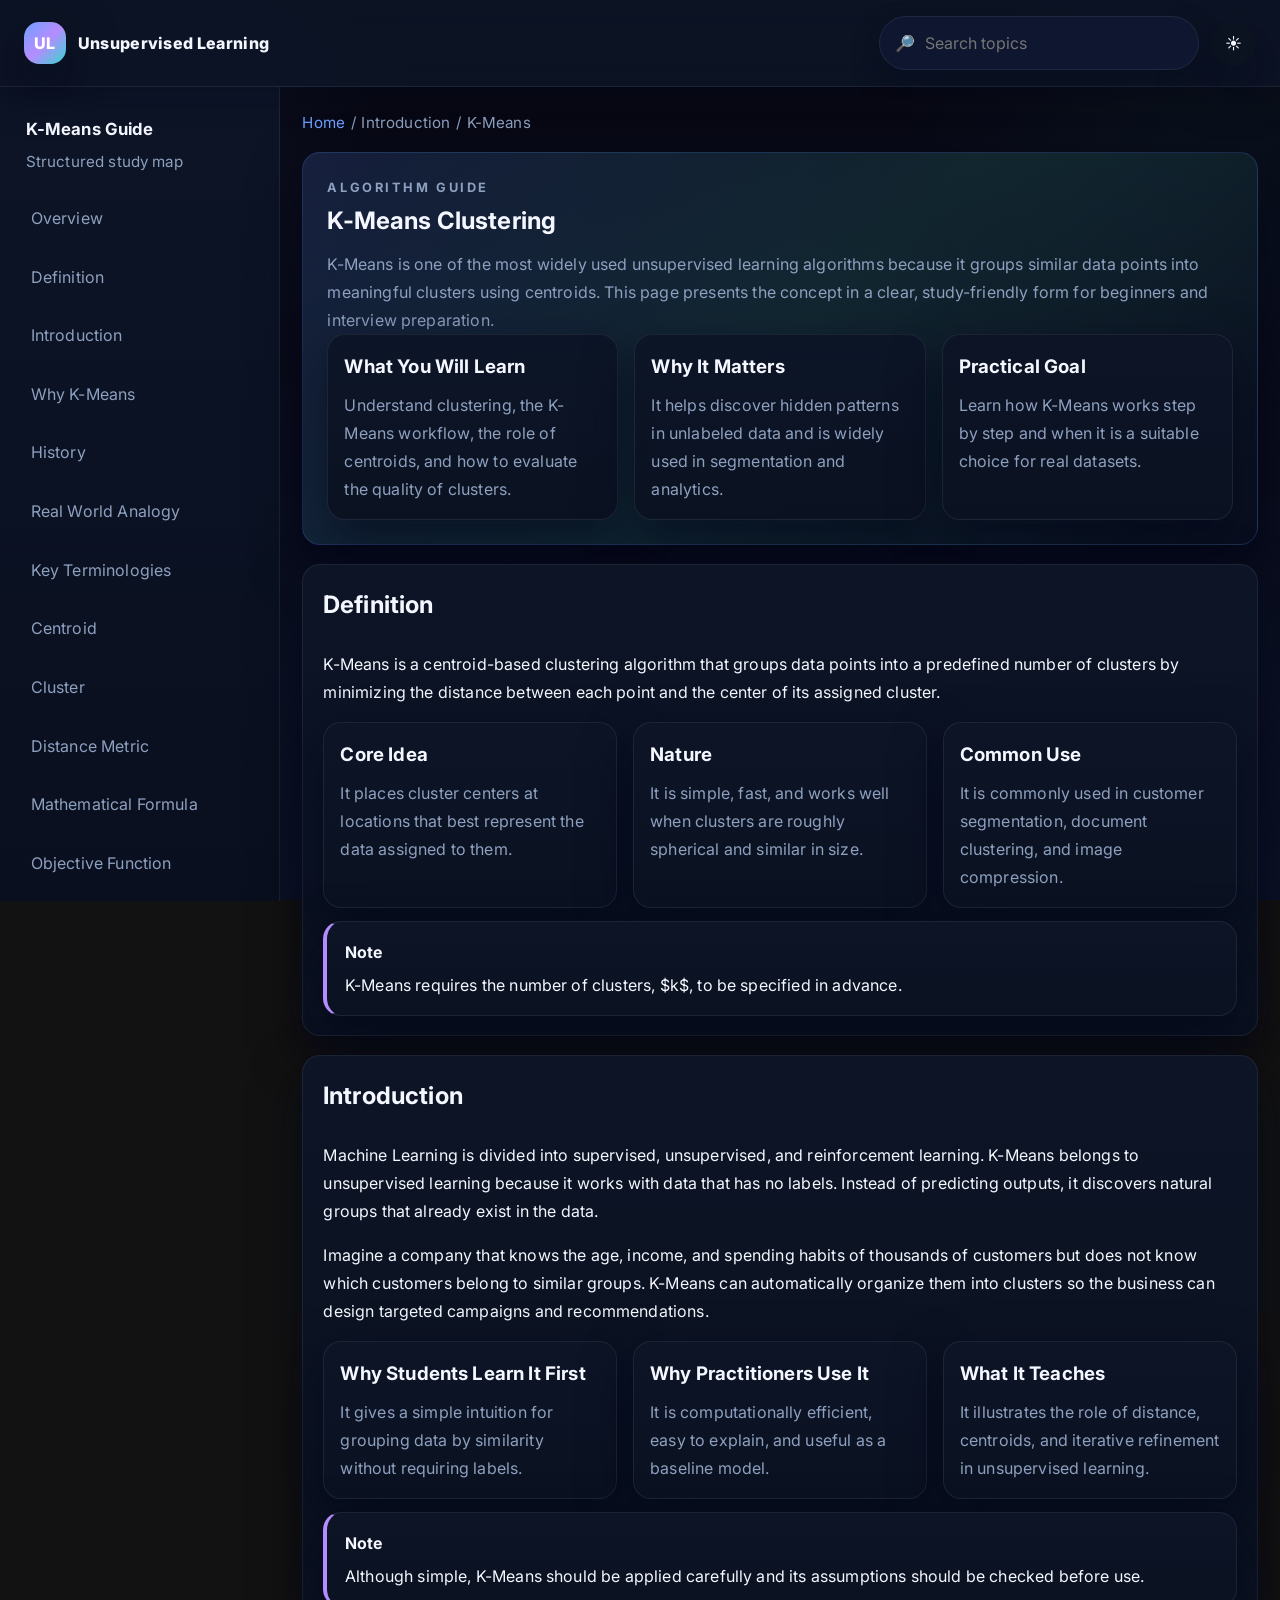
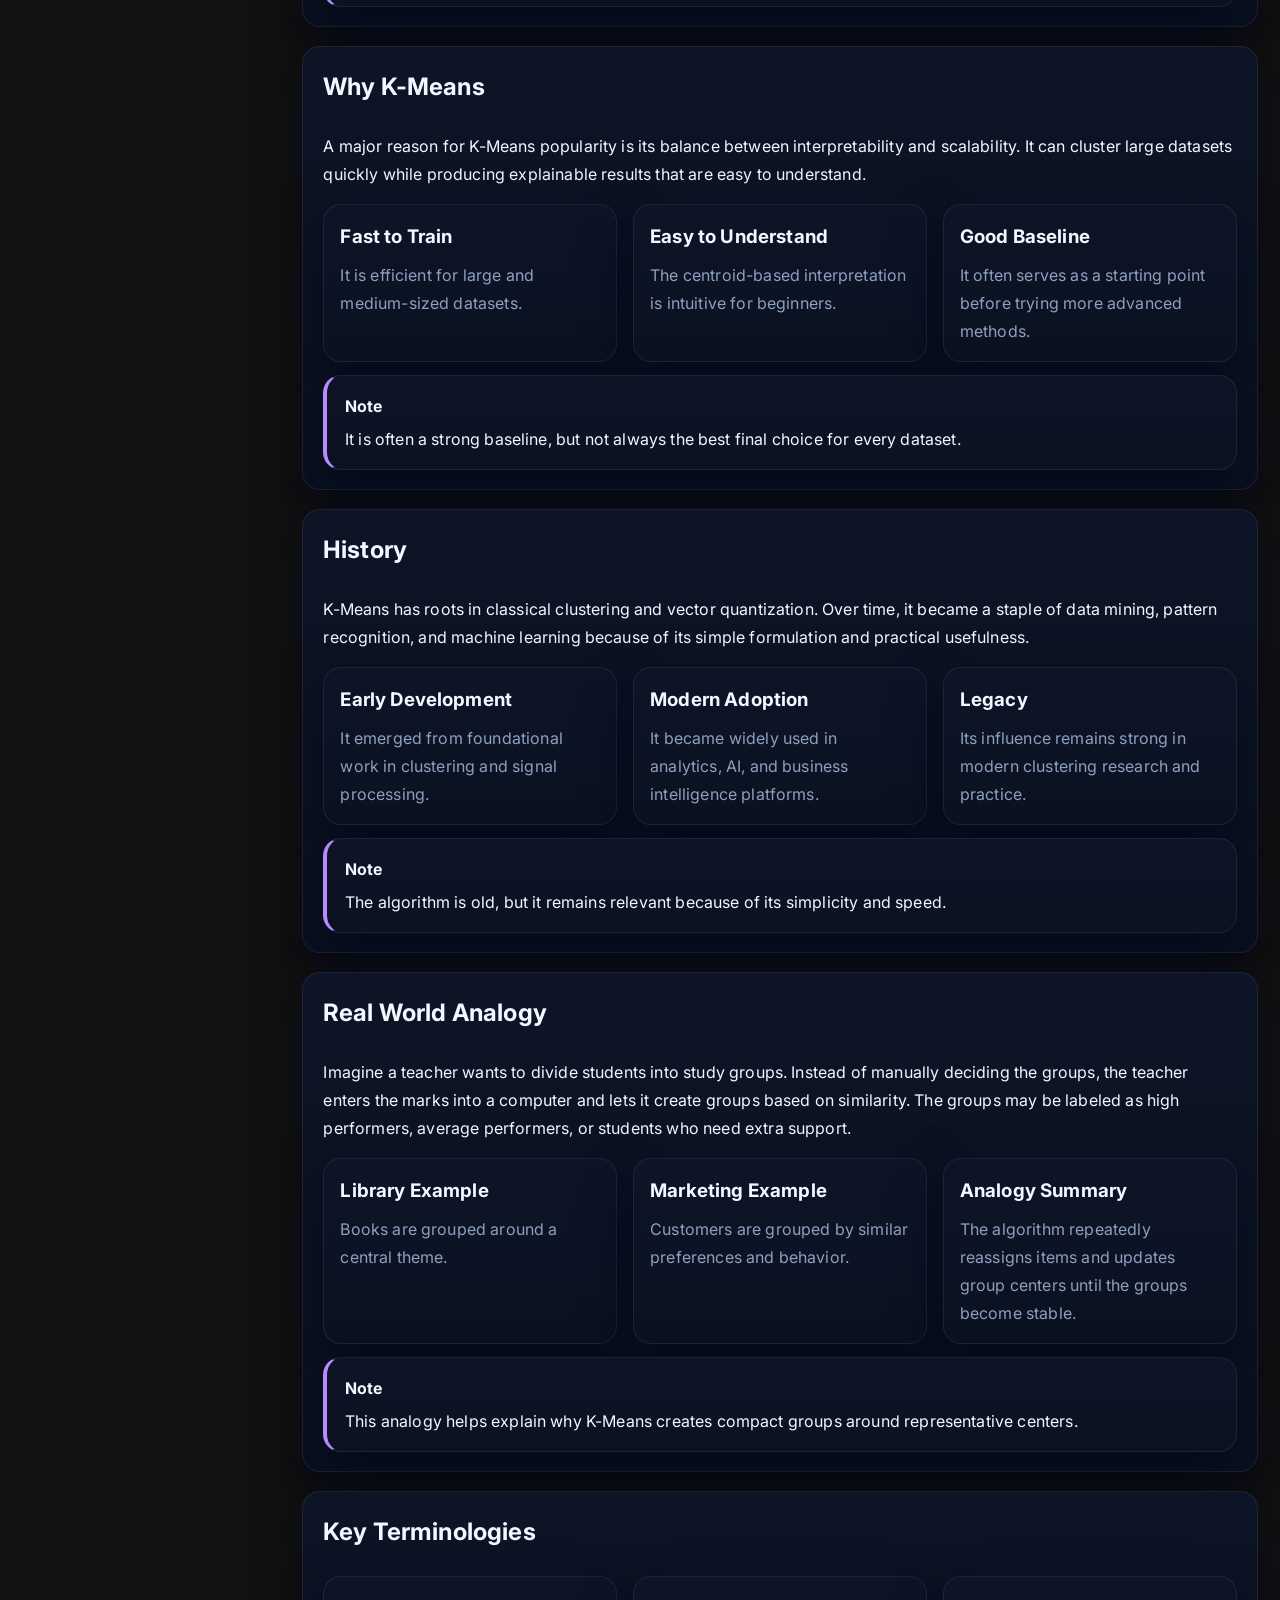
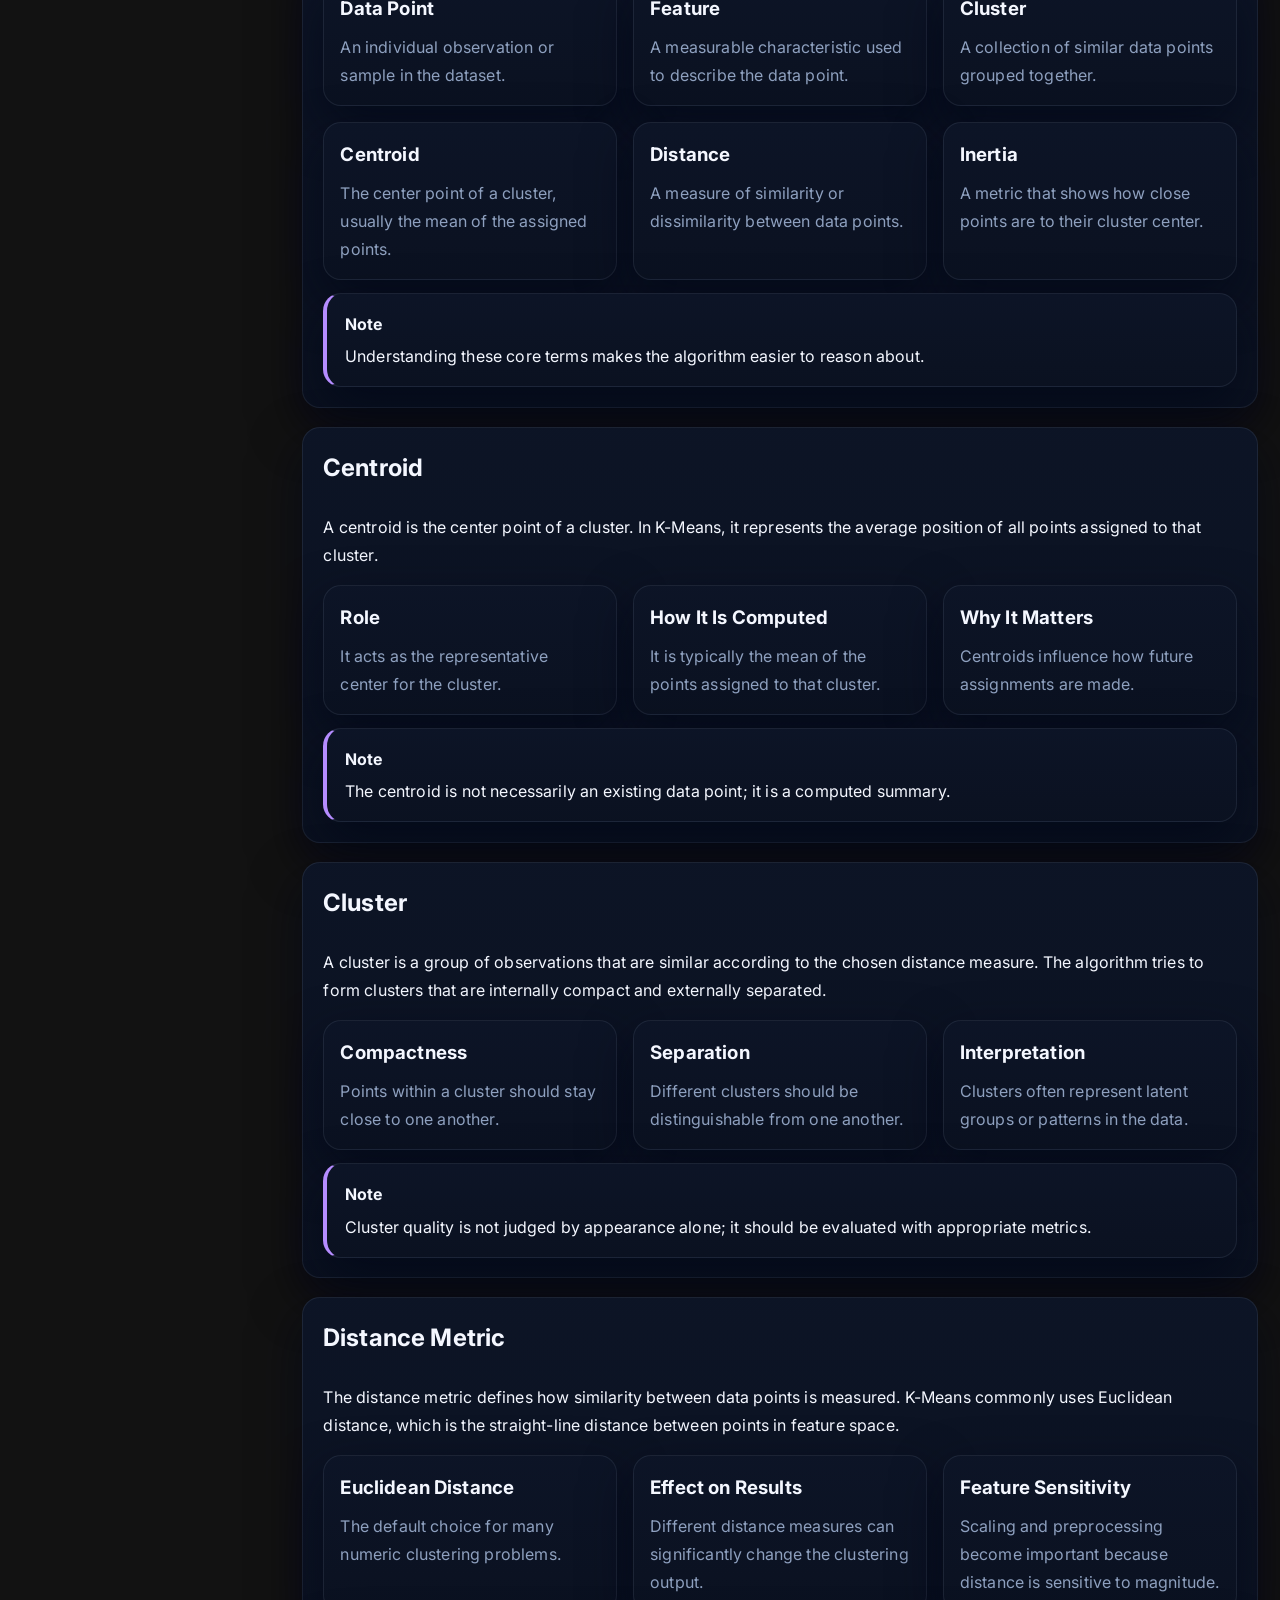
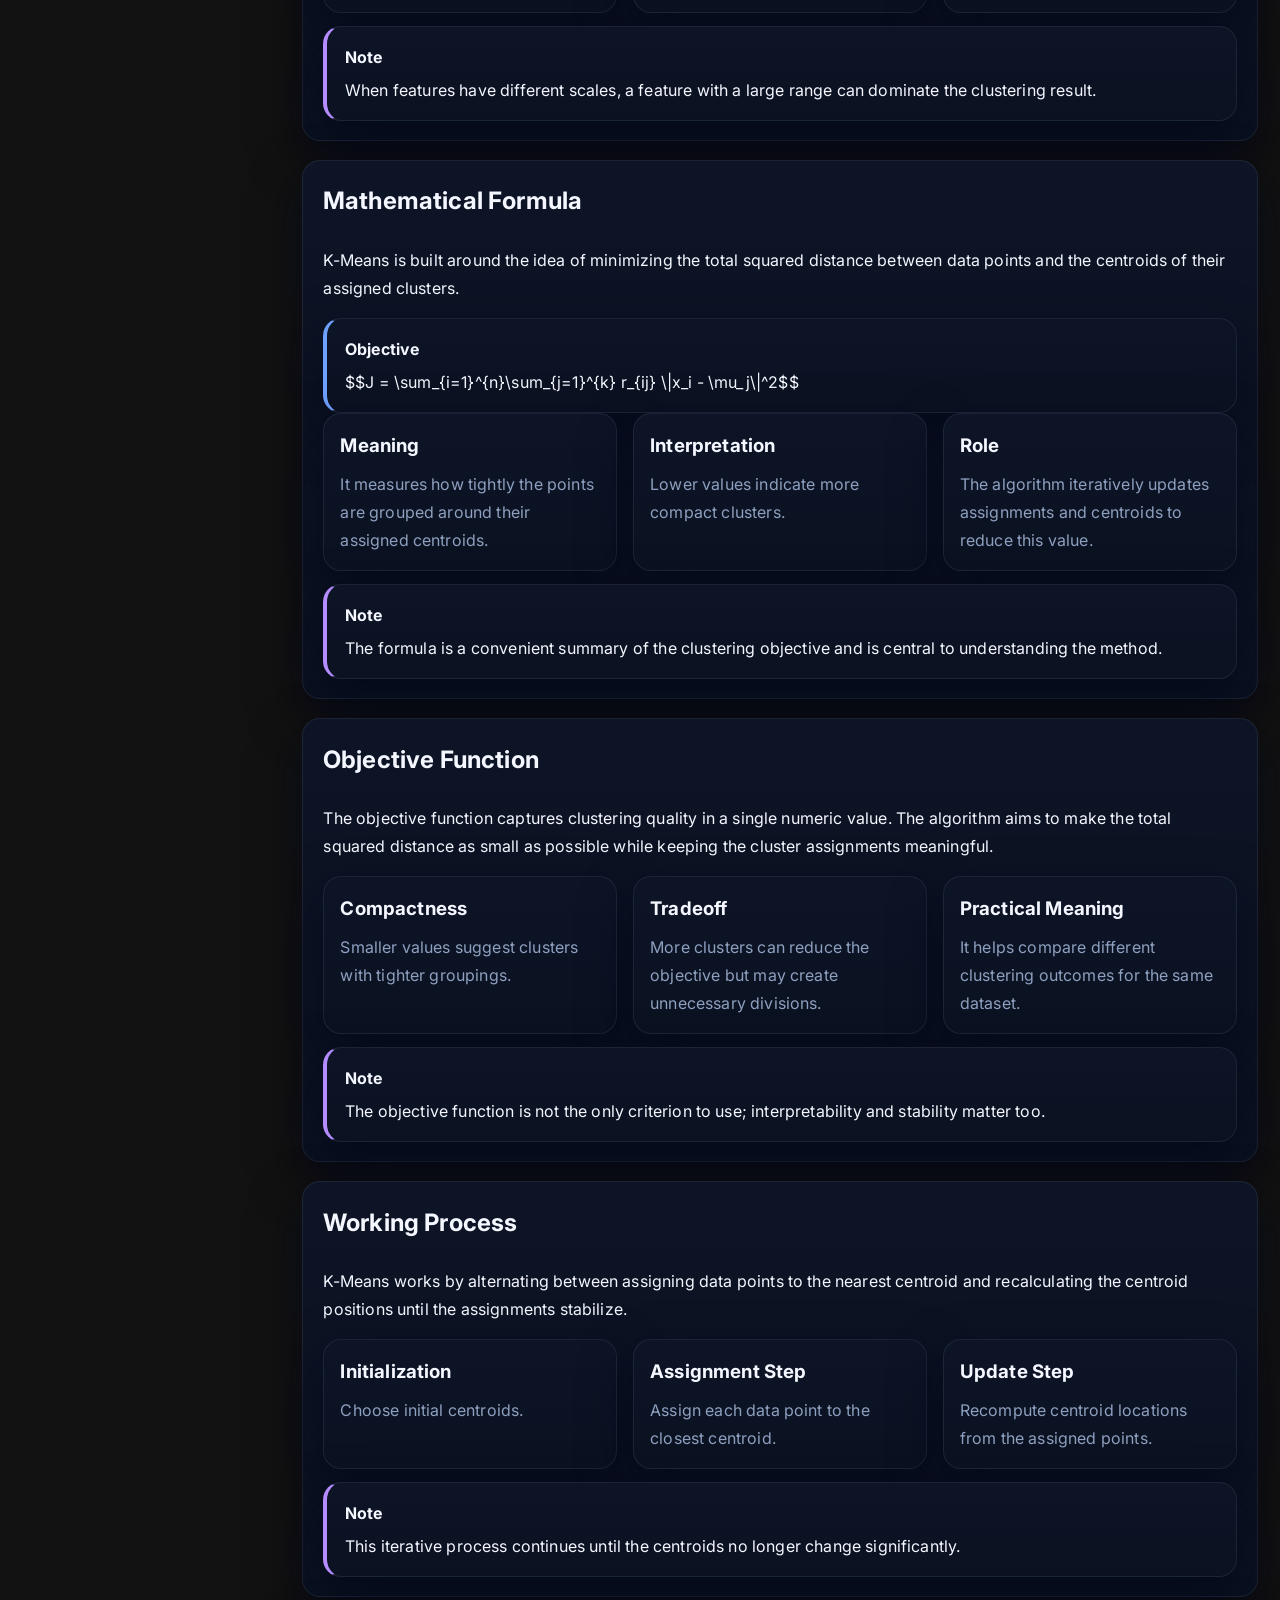
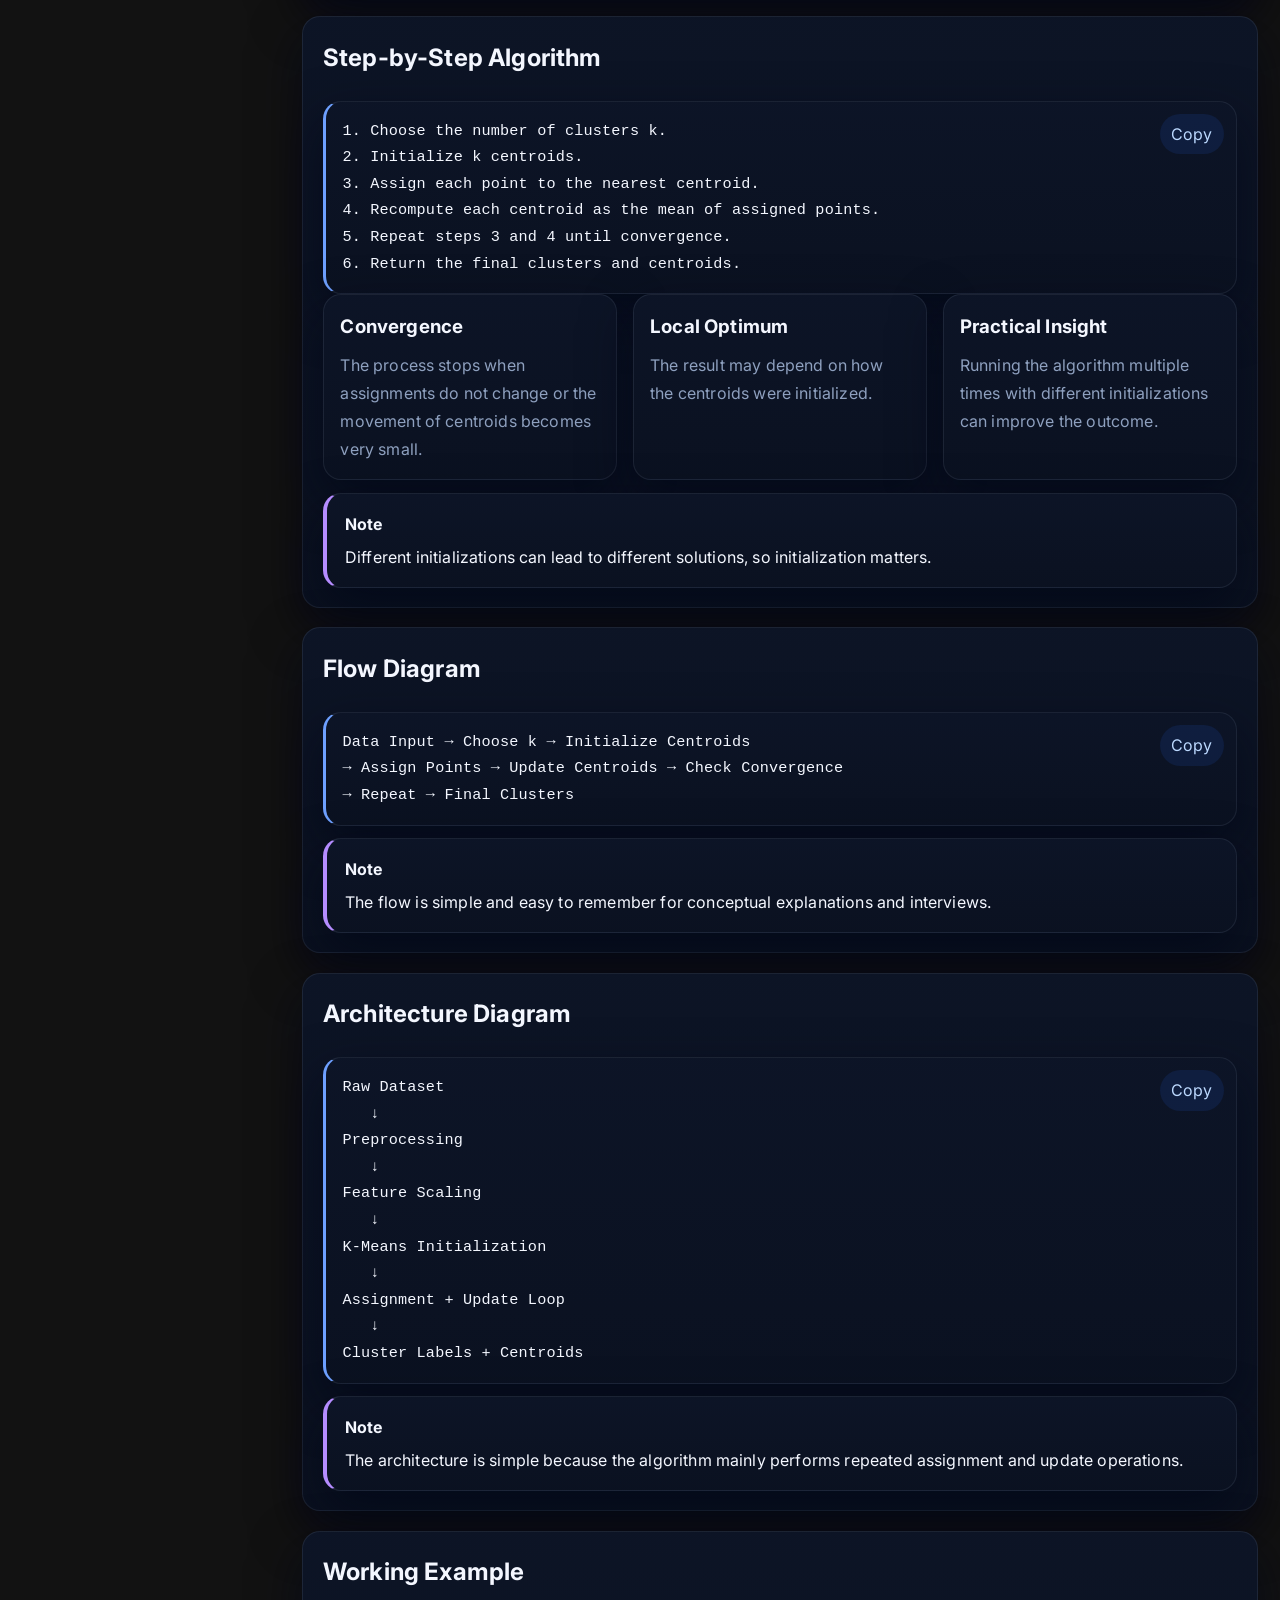
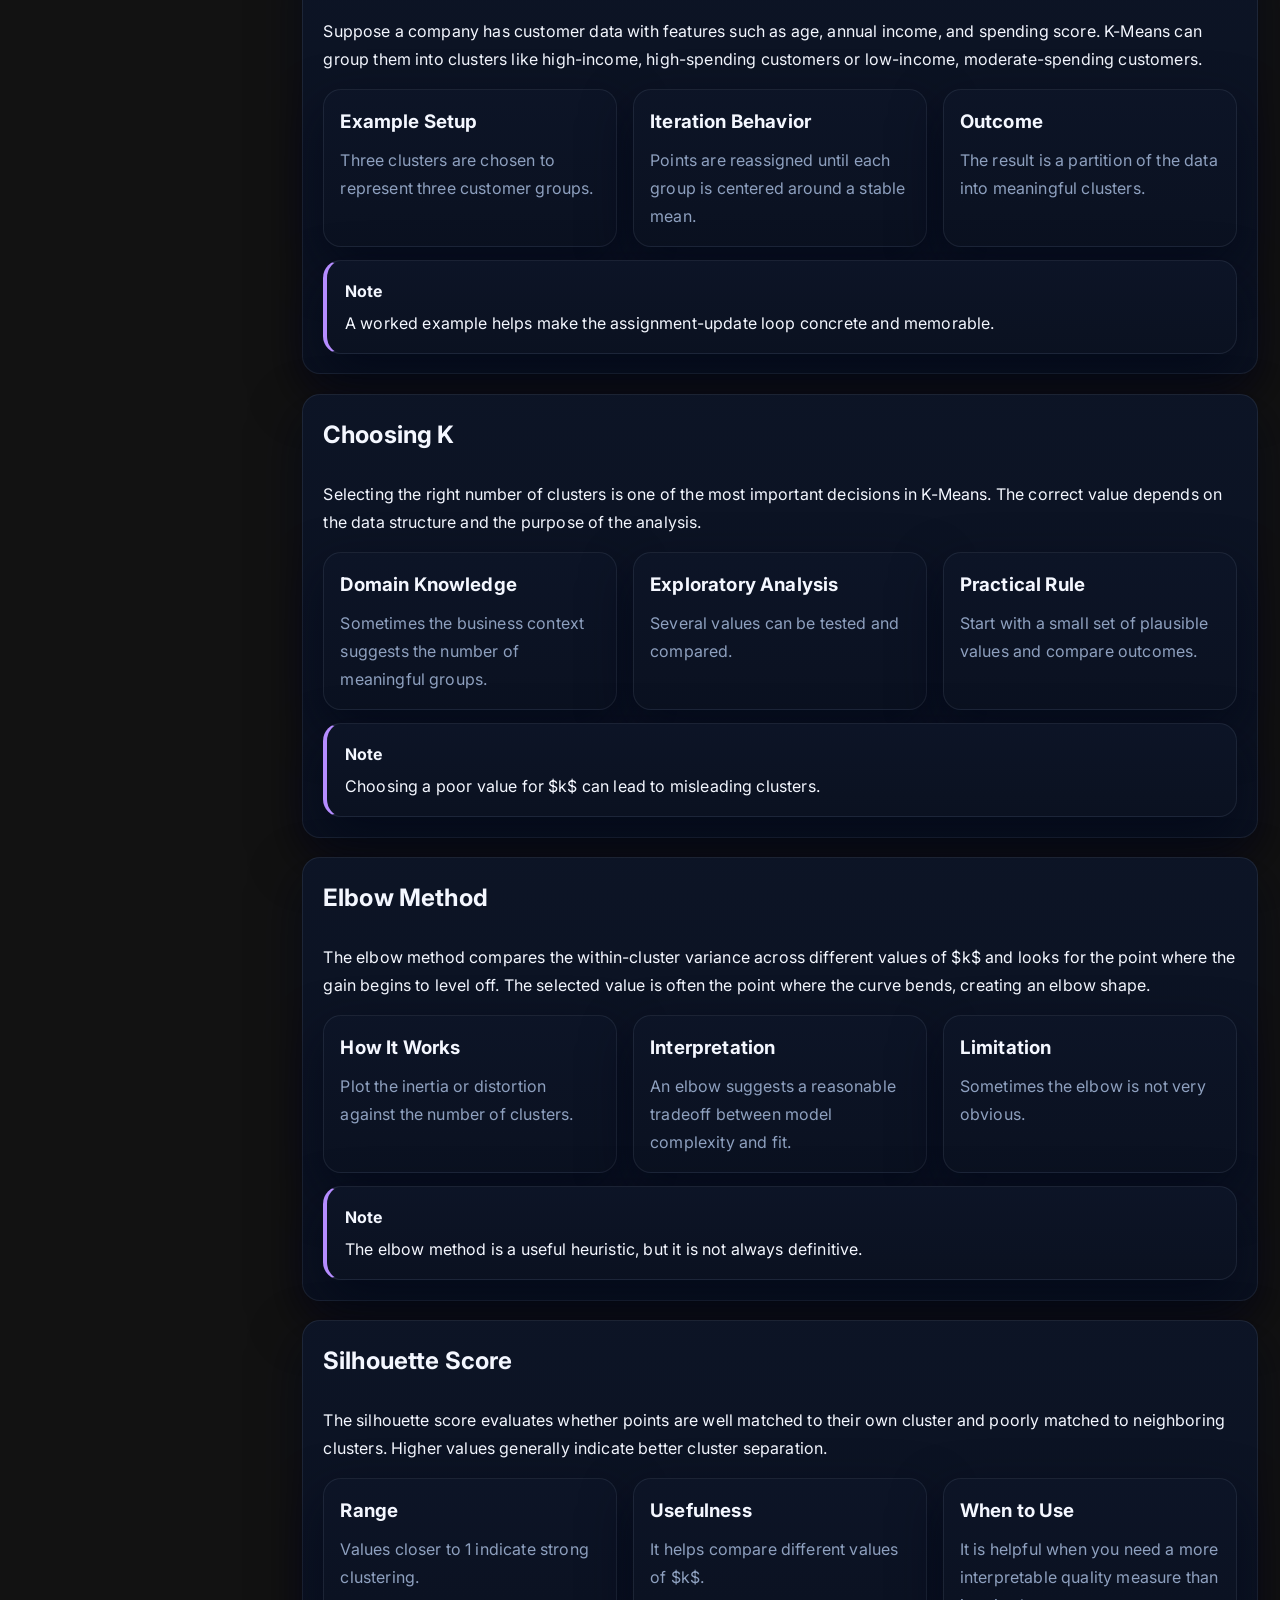
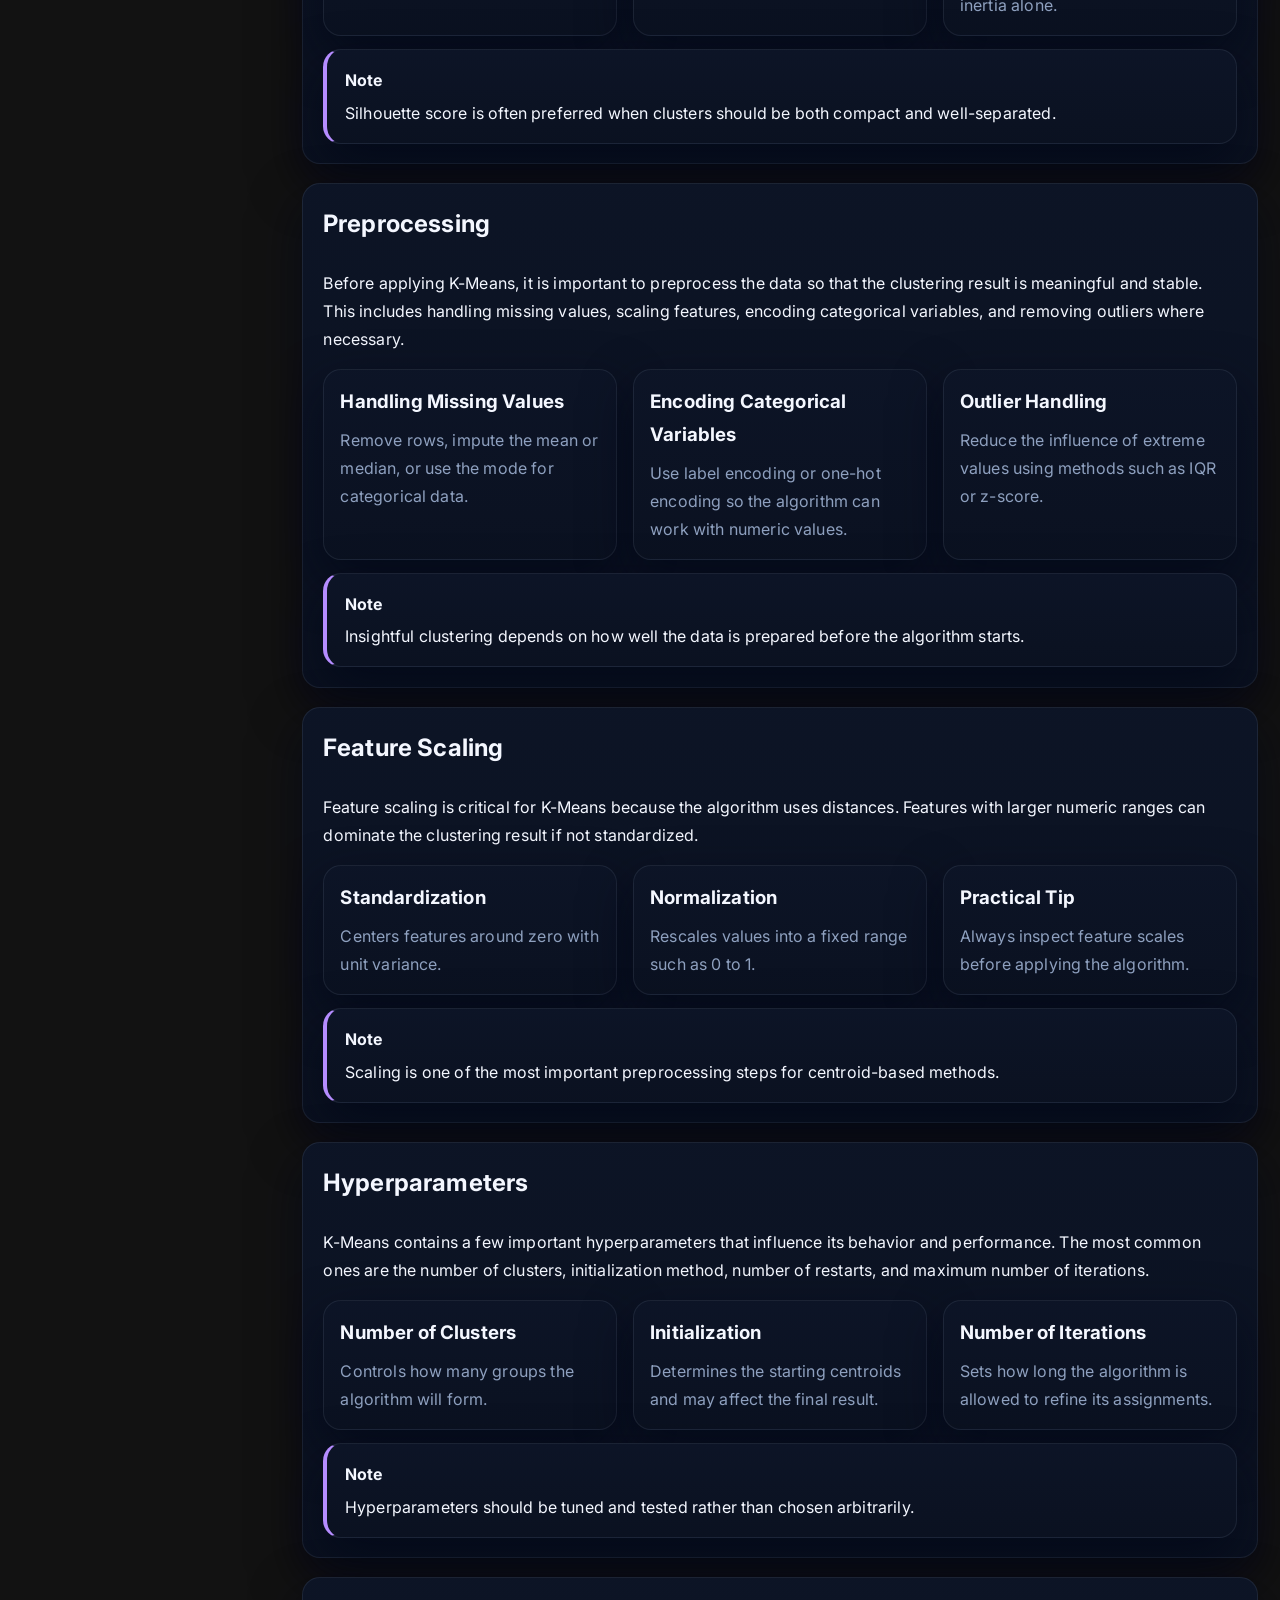
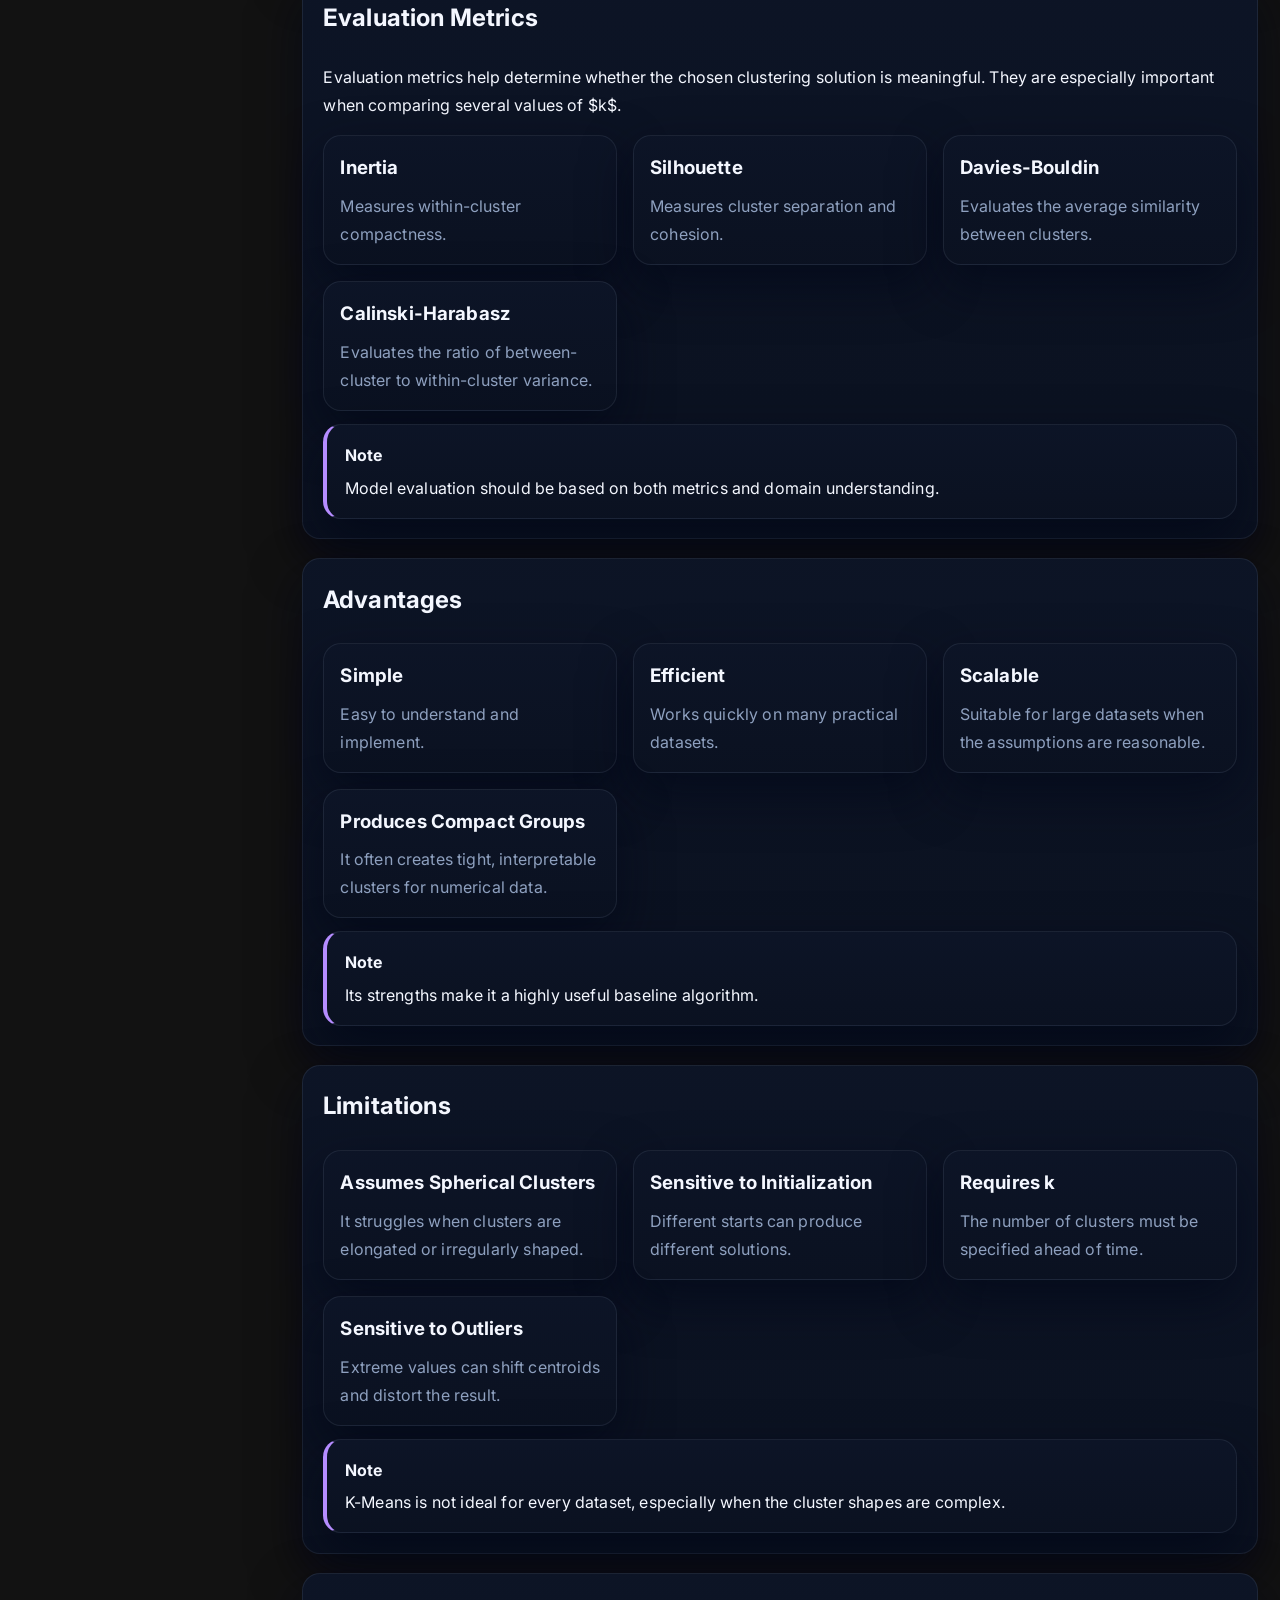
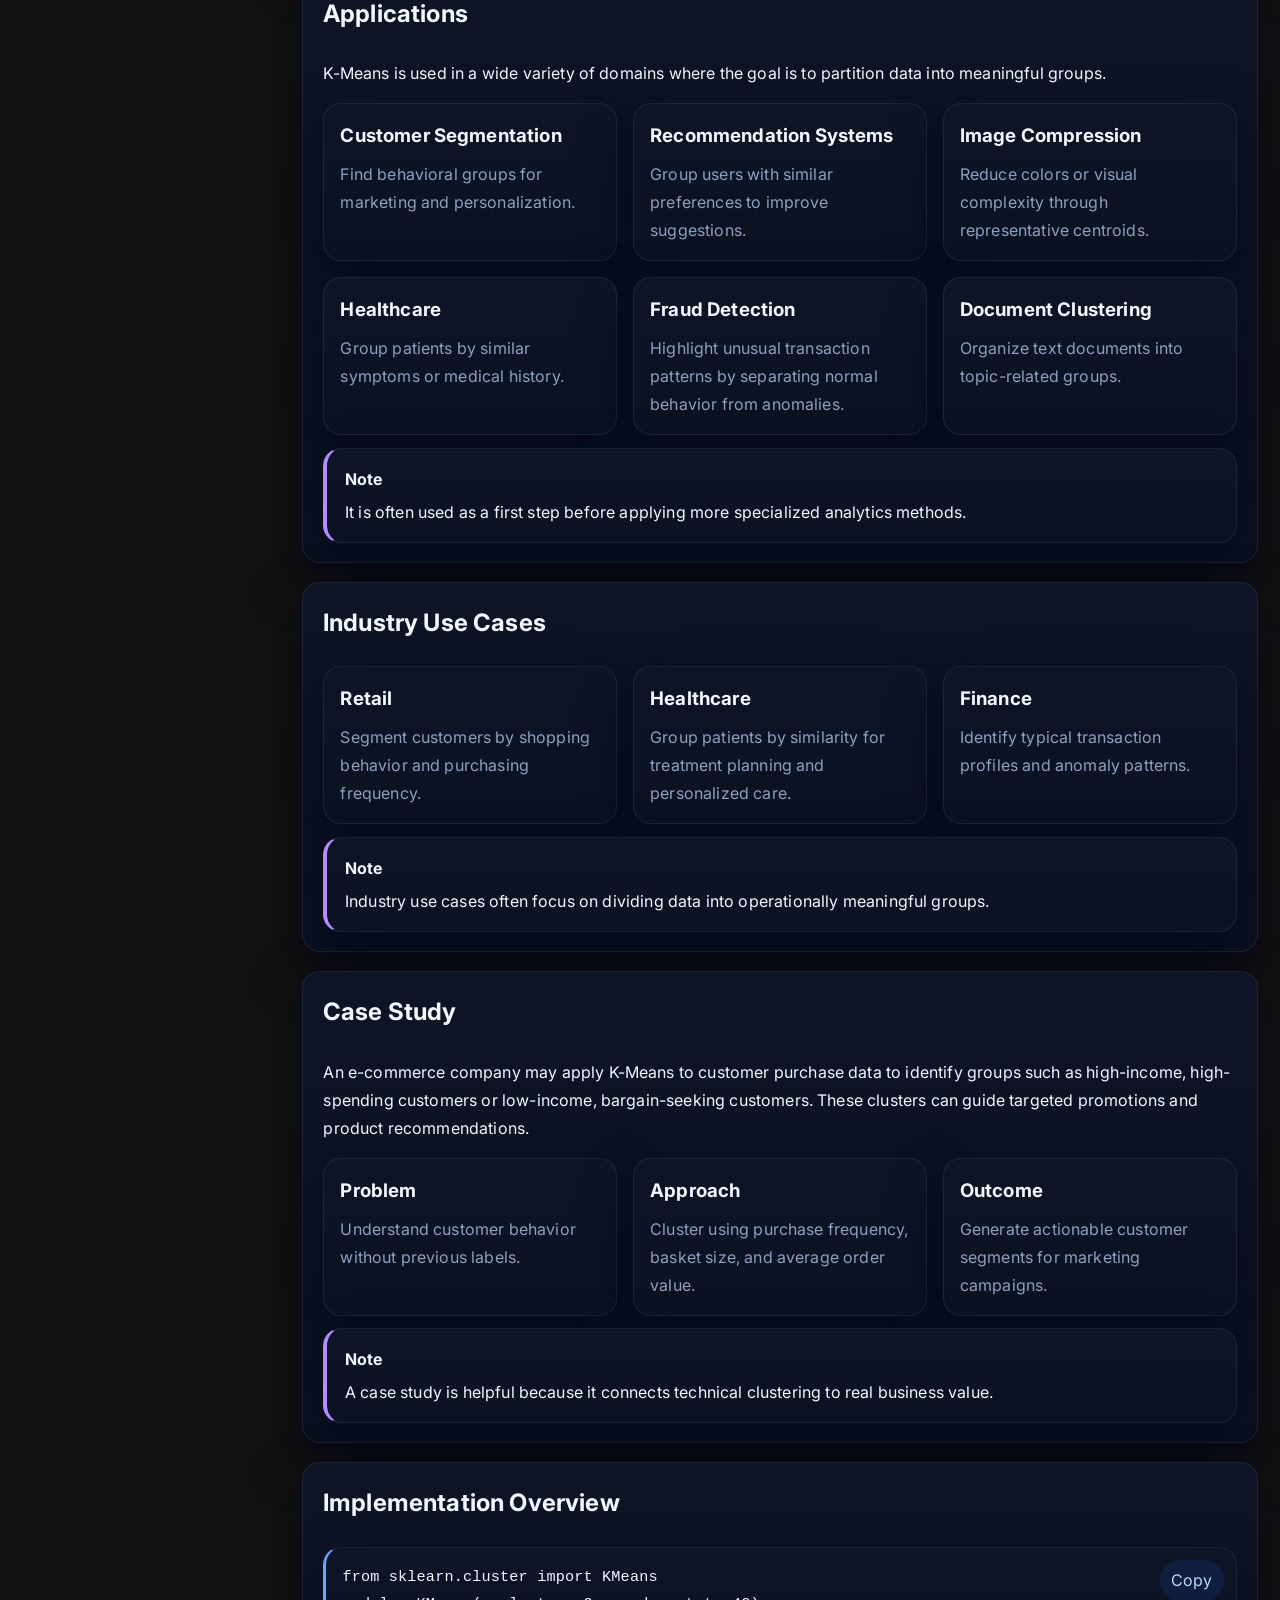
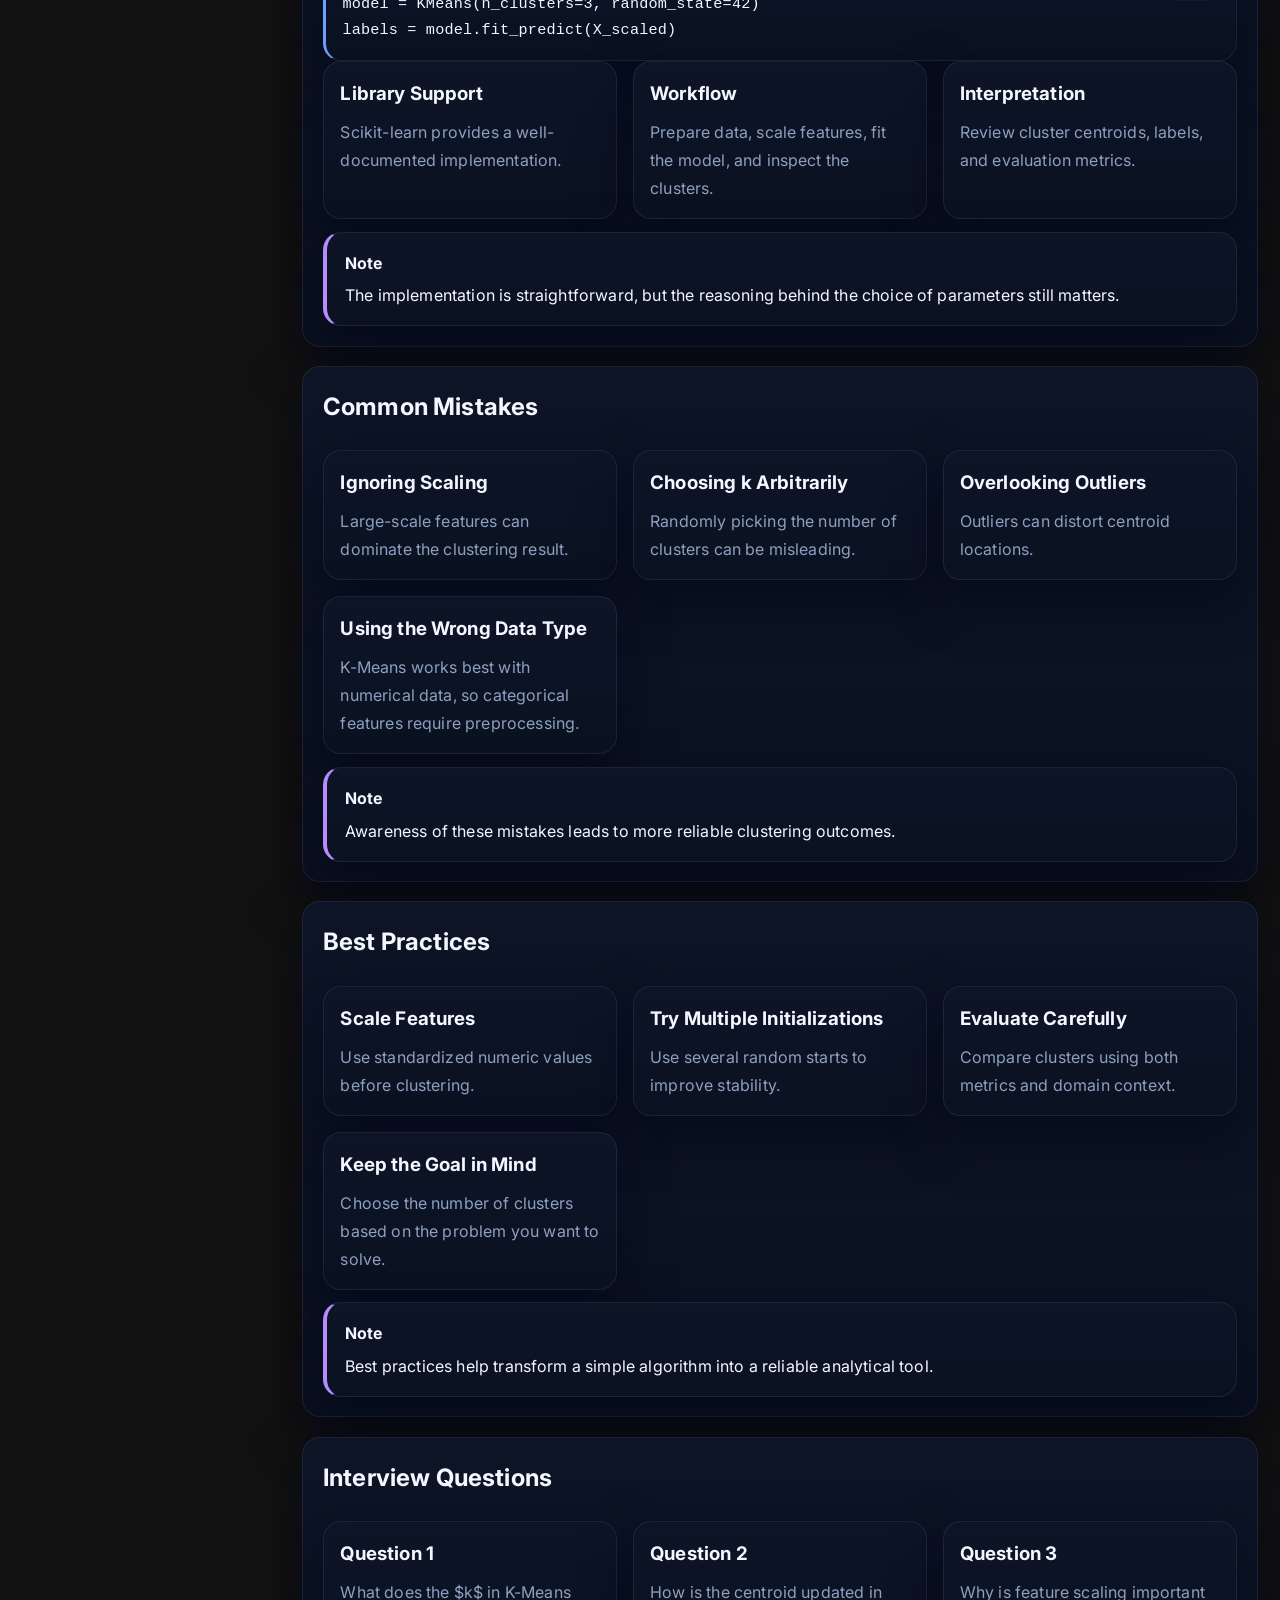
<file: kmeans/index.html>
<!DOCTYPE html>
<html lang="en">
  <head>
    <meta charset="UTF-8" />
    <meta name="viewport" content="width=device-width, initial-scale=1.0" />
    <title>K-Means | Unsupervised Learning</title>
    <meta name="theme-color" content="#060b16" />
    <link rel="preconnect" href="https://fonts.googleapis.com">
    <link rel="preconnect" href="https://fonts.gstatic.com" crossorigin>
    <link href="https://fonts.googleapis.com/css2?family=Inter:wght@300;400;600;700;800&display=swap" rel="stylesheet">
    <link rel="stylesheet" href="../css/styles.css" />
  </head>
  <body>
    <a class="skip-link" href="#main-content">Skip to content</a>
    <div class="reading-progress"></div>
    <header class="topbar">
      <a class="brand" href="../index.html">
        <span class="brand-mark">UL</span>
        <span>Unsupervised Learning</span>
      </a>
      <div class="topbar-actions">
        <label class="search-wrapper">
          <span>🔎</span>
          <input type="search" placeholder="Search topics" data-search-input />
          <div class="search-results" aria-live="polite"></div>
        </label>
        <button class="mobile-toggle" aria-label="Toggle navigation">☰</button>
        <button class="icon-btn" data-theme-toggle aria-label="Toggle theme">🌙</button>
      </div>
    </header>

    <div class="overlay"></div>

    <div class="page-shell">
      <aside class="sidebar">
        <div class="sidebar-header">
          <h2>K-Means Guide</h2>
          <p>Structured study map</p>
        </div>
        <nav class="sidebar-nav" aria-label="K-Means navigation">
          <a class="sidebar-link" href="#overview">Overview</a>
          <a class="sidebar-link" href="#definition">Definition</a>
          <a class="sidebar-link" href="#introduction">Introduction</a>
          <a class="sidebar-link" href="#why-kmeans">Why K-Means</a>
          <a class="sidebar-link" href="#history">History</a>
          <a class="sidebar-link" href="#analogy">Real World Analogy</a>
          <a class="sidebar-link" href="#terminologies">Key Terminologies</a>
          <a class="sidebar-link" href="#centroid">Centroid</a>
          <a class="sidebar-link" href="#cluster">Cluster</a>
          <a class="sidebar-link" href="#distance-metric">Distance Metric</a>
          <a class="sidebar-link" href="#formula">Mathematical Formula</a>
          <a class="sidebar-link" href="#objective-function">Objective Function</a>
          <a class="sidebar-link" href="#working-process">Working Process</a>
          <a class="sidebar-link" href="#algorithm">Step-by-Step Algorithm</a>
          <a class="sidebar-link" href="#flow-diagram">Flow Diagram</a>
          <a class="sidebar-link" href="#architecture-diagram">Architecture Diagram</a>
          <a class="sidebar-link" href="#working-example">Working Example</a>
          <a class="sidebar-link" href="#choosing-k">Choosing K</a>
          <a class="sidebar-link" href="#elbow-method">Elbow Method</a>
          <a class="sidebar-link" href="#silhouette-score">Silhouette Score</a>
          <a class="sidebar-link" href="#preprocessing">Preprocessing</a>
          <a class="sidebar-link" href="#feature-scaling">Feature Scaling</a>
          <a class="sidebar-link" href="#hyperparameters">Hyperparameters</a>
          <a class="sidebar-link" href="#evaluation-metrics">Evaluation Metrics</a>
          <a class="sidebar-link" href="#advantages">Advantages</a>
          <a class="sidebar-link" href="#limitations">Limitations</a>
          <a class="sidebar-link" href="#applications">Applications</a>
          <a class="sidebar-link" href="#industry-use-cases">Industry Use Cases</a>
          <a class="sidebar-link" href="#case-study">Case Study</a>
          <a class="sidebar-link" href="#implementation-overview">Implementation Overview</a>
          <a class="sidebar-link" href="#common-mistakes">Common Mistakes</a>
          <a class="sidebar-link" href="#best-practices">Best Practices</a>
          <a class="sidebar-link" href="#interview-questions">Interview Questions</a>
          <a class="sidebar-link" href="#faq">Frequently Asked Questions</a>
          <a class="sidebar-link" href="#summary">Summary</a>
          <a class="sidebar-link" href="#references">References</a>
        </nav>
      </aside>

      <main class="content-area" id="main-content">
        <nav class="breadcrumb" aria-label="Breadcrumb">
          <a href="../index.html">Home</a>
          <span>/</span>
          <span>Introduction</span>
          <span>/</span>
          <span>K-Means</span>
        </nav>

        <div class="doc-content">
          <section class="hero" id="overview">
            <p class="eyebrow">Algorithm Guide</p>
            <h1>K-Means Clustering</h1>
            <p>K-Means is one of the most widely used unsupervised learning algorithms because it groups similar data points into meaningful clusters using centroids. This page presents the concept in a clear, study-friendly form for beginners and interview preparation.</p>
            <div class="card-grid">
              <article class="card"><h3>What You Will Learn</h3><p>Understand clustering, the K-Means workflow, the role of centroids, and how to evaluate the quality of clusters.</p></article>
              <article class="card"><h3>Why It Matters</h3><p>It helps discover hidden patterns in unlabeled data and is widely used in segmentation and analytics.</p></article>
              <article class="card"><h3>Practical Goal</h3><p>Learn how K-Means works step by step and when it is a suitable choice for real datasets.</p></article>
            </div>
          </section>

          <section class="section-block" id="definition">
            <div class="section-heading">
              <h2>Definition</h2>
            </div>
            <p>K-Means is a centroid-based clustering algorithm that groups data points into a predefined number of clusters by minimizing the distance between each point and the center of its assigned cluster.</p>
            <div class="card-grid">
              <article class="card"><h3>Core Idea</h3><p>It places cluster centers at locations that best represent the data assigned to them.</p></article>
              <article class="card"><h3>Nature</h3><p>It is simple, fast, and works well when clusters are roughly spherical and similar in size.</p></article>
              <article class="card"><h3>Common Use</h3><p>It is commonly used in customer segmentation, document clustering, and image compression.</p></article>
            </div>
            <div class="note-box"><strong>Note</strong><span>K-Means requires the number of clusters, $k$, to be specified in advance.</span></div>
          </section>

          <section class="section-block" id="introduction">
            <div class="section-heading">
              <h2>Introduction</h2>
            </div>
            <p>Machine Learning is divided into supervised, unsupervised, and reinforcement learning. K-Means belongs to unsupervised learning because it works with data that has no labels. Instead of predicting outputs, it discovers natural groups that already exist in the data.</p>
            <p>Imagine a company that knows the age, income, and spending habits of thousands of customers but does not know which customers belong to similar groups. K-Means can automatically organize them into clusters so the business can design targeted campaigns and recommendations.</p>
            <div class="card-grid">
              <article class="card"><h3>Why Students Learn It First</h3><p>It gives a simple intuition for grouping data by similarity without requiring labels.</p></article>
              <article class="card"><h3>Why Practitioners Use It</h3><p>It is computationally efficient, easy to explain, and useful as a baseline model.</p></article>
              <article class="card"><h3>What It Teaches</h3><p>It illustrates the role of distance, centroids, and iterative refinement in unsupervised learning.</p></article>
            </div>
            <div class="note-box"><strong>Note</strong><span>Although simple, K-Means should be applied carefully and its assumptions should be checked before use.</span></div>
          </section>

          <section class="section-block" id="why-kmeans">
            <div class="section-heading">
              <h2>Why K-Means</h2>
            </div>
            <p>A major reason for K-Means popularity is its balance between interpretability and scalability. It can cluster large datasets quickly while producing explainable results that are easy to understand.</p>
            <div class="card-grid">
              <article class="card"><h3>Fast to Train</h3><p>It is efficient for large and medium-sized datasets.</p></article>
              <article class="card"><h3>Easy to Understand</h3><p>The centroid-based interpretation is intuitive for beginners.</p></article>
              <article class="card"><h3>Good Baseline</h3><p>It often serves as a starting point before trying more advanced methods.</p></article>
            </div>
            <div class="note-box"><strong>Note</strong><span>It is often a strong baseline, but not always the best final choice for every dataset.</span></div>
          </section>

          <section class="section-block" id="history">
            <div class="section-heading">
              <h2>History</h2>
            </div>
            <p>K-Means has roots in classical clustering and vector quantization. Over time, it became a staple of data mining, pattern recognition, and machine learning because of its simple formulation and practical usefulness.</p>
            <div class="card-grid">
              <article class="card"><h3>Early Development</h3><p>It emerged from foundational work in clustering and signal processing.</p></article>
              <article class="card"><h3>Modern Adoption</h3><p>It became widely used in analytics, AI, and business intelligence platforms.</p></article>
              <article class="card"><h3>Legacy</h3><p>Its influence remains strong in modern clustering research and practice.</p></article>
            </div>
            <div class="note-box"><strong>Note</strong><span>The algorithm is old, but it remains relevant because of its simplicity and speed.</span></div>
          </section>

          <section class="section-block" id="analogy">
            <div class="section-heading">
              <h2>Real World Analogy</h2>
            </div>
            <p>Imagine a teacher wants to divide students into study groups. Instead of manually deciding the groups, the teacher enters the marks into a computer and lets it create groups based on similarity. The groups may be labeled as high performers, average performers, or students who need extra support.</p>
            <div class="card-grid">
              <article class="card"><h3>Library Example</h3><p>Books are grouped around a central theme.</p></article>
              <article class="card"><h3>Marketing Example</h3><p>Customers are grouped by similar preferences and behavior.</p></article>
              <article class="card"><h3>Analogy Summary</h3><p>The algorithm repeatedly reassigns items and updates group centers until the groups become stable.</p></article>
            </div>
            <div class="note-box"><strong>Note</strong><span>This analogy helps explain why K-Means creates compact groups around representative centers.</span></div>
          </section>

          <section class="section-block" id="terminologies">
            <div class="section-heading">
              <h2>Key Terminologies</h2>
            </div>
            <div class="card-grid">
              <article class="card"><h3>Data Point</h3><p>An individual observation or sample in the dataset.</p></article>
              <article class="card"><h3>Feature</h3><p>A measurable characteristic used to describe the data point.</p></article>
              <article class="card"><h3>Cluster</h3><p>A collection of similar data points grouped together.</p></article>
              <article class="card"><h3>Centroid</h3><p>The center point of a cluster, usually the mean of the assigned points.</p></article>
              <article class="card"><h3>Distance</h3><p>A measure of similarity or dissimilarity between data points.</p></article>
              <article class="card"><h3>Inertia</h3><p>A metric that shows how close points are to their cluster center.</p></article>
            </div>
            <div class="note-box"><strong>Note</strong><span>Understanding these core terms makes the algorithm easier to reason about.</span></div>
          </section>

          <section class="section-block" id="centroid">
            <div class="section-heading">
              <h2>Centroid</h2>
            </div>
            <p>A centroid is the center point of a cluster. In K-Means, it represents the average position of all points assigned to that cluster.</p>
            <div class="card-grid">
              <article class="card"><h3>Role</h3><p>It acts as the representative center for the cluster.</p></article>
              <article class="card"><h3>How It Is Computed</h3><p>It is typically the mean of the points assigned to that cluster.</p></article>
              <article class="card"><h3>Why It Matters</h3><p>Centroids influence how future assignments are made.</p></article>
            </div>
            <div class="note-box"><strong>Note</strong><span>The centroid is not necessarily an existing data point; it is a computed summary.</span></div>
          </section>

          <section class="section-block" id="cluster">
            <div class="section-heading">
              <h2>Cluster</h2>
            </div>
            <p>A cluster is a group of observations that are similar according to the chosen distance measure. The algorithm tries to form clusters that are internally compact and externally separated.</p>
            <div class="card-grid">
              <article class="card"><h3>Compactness</h3><p>Points within a cluster should stay close to one another.</p></article>
              <article class="card"><h3>Separation</h3><p>Different clusters should be distinguishable from one another.</p></article>
              <article class="card"><h3>Interpretation</h3><p>Clusters often represent latent groups or patterns in the data.</p></article>
            </div>
            <div class="note-box"><strong>Note</strong><span>Cluster quality is not judged by appearance alone; it should be evaluated with appropriate metrics.</span></div>
          </section>

          <section class="section-block" id="distance-metric">
            <div class="section-heading">
              <h2>Distance Metric</h2>
            </div>
            <p>The distance metric defines how similarity between data points is measured. K-Means commonly uses Euclidean distance, which is the straight-line distance between points in feature space.</p>
            <div class="card-grid">
              <article class="card"><h3>Euclidean Distance</h3><p>The default choice for many numeric clustering problems.</p></article>
              <article class="card"><h3>Effect on Results</h3><p>Different distance measures can significantly change the clustering output.</p></article>
              <article class="card"><h3>Feature Sensitivity</h3><p>Scaling and preprocessing become important because distance is sensitive to magnitude.</p></article>
            </div>
            <div class="note-box"><strong>Note</strong><span>When features have different scales, a feature with a large range can dominate the clustering result.</span></div>
          </section>

          <section class="section-block" id="formula">
            <div class="section-heading">
              <h2>Mathematical Formula</h2>
            </div>
            <p>K-Means is built around the idea of minimizing the total squared distance between data points and the centroids of their assigned clusters.</p>
            <div class="formula-card">
              <strong>Objective</strong>
              <span>$$J = \sum_{i=1}^{n}\sum_{j=1}^{k} r_{ij} \|x_i - \mu_j\|^2$$</span>
            </div>
            <div class="card-grid">
              <article class="card"><h3>Meaning</h3><p>It measures how tightly the points are grouped around their assigned centroids.</p></article>
              <article class="card"><h3>Interpretation</h3><p>Lower values indicate more compact clusters.</p></article>
              <article class="card"><h3>Role</h3><p>The algorithm iteratively updates assignments and centroids to reduce this value.</p></article>
            </div>
            <div class="note-box"><strong>Note</strong><span>The formula is a convenient summary of the clustering objective and is central to understanding the method.</span></div>
          </section>

          <section class="section-block" id="objective-function">
            <div class="section-heading">
              <h2>Objective Function</h2>
            </div>
            <p>The objective function captures clustering quality in a single numeric value. The algorithm aims to make the total squared distance as small as possible while keeping the cluster assignments meaningful.</p>
            <div class="card-grid">
              <article class="card"><h3>Compactness</h3><p>Smaller values suggest clusters with tighter groupings.</p></article>
              <article class="card"><h3>Tradeoff</h3><p>More clusters can reduce the objective but may create unnecessary divisions.</p></article>
              <article class="card"><h3>Practical Meaning</h3><p>It helps compare different clustering outcomes for the same dataset.</p></article>
            </div>
            <div class="note-box"><strong>Note</strong><span>The objective function is not the only criterion to use; interpretability and stability matter too.</span></div>
          </section>

          <section class="section-block" id="working-process">
            <div class="section-heading">
              <h2>Working Process</h2>
            </div>
            <p>K-Means works by alternating between assigning data points to the nearest centroid and recalculating the centroid positions until the assignments stabilize.</p>
            <div class="card-grid">
              <article class="card"><h3>Initialization</h3><p>Choose initial centroids.</p></article>
              <article class="card"><h3>Assignment Step</h3><p>Assign each data point to the closest centroid.</p></article>
              <article class="card"><h3>Update Step</h3><p>Recompute centroid locations from the assigned points.</p></article>
            </div>
            <div class="note-box"><strong>Note</strong><span>This iterative process continues until the centroids no longer change significantly.</span></div>
          </section>

          <section class="section-block" id="algorithm">
            <div class="section-heading">
              <h2>Step-by-Step Algorithm</h2>
            </div>
            <div class="code-block">
              <pre><code>1. Choose the number of clusters k.
2. Initialize k centroids.
3. Assign each point to the nearest centroid.
4. Recompute each centroid as the mean of assigned points.
5. Repeat steps 3 and 4 until convergence.
6. Return the final clusters and centroids.</code></pre>
            </div>
            <div class="card-grid">
              <article class="card"><h3>Convergence</h3><p>The process stops when assignments do not change or the movement of centroids becomes very small.</p></article>
              <article class="card"><h3>Local Optimum</h3><p>The result may depend on how the centroids were initialized.</p></article>
              <article class="card"><h3>Practical Insight</h3><p>Running the algorithm multiple times with different initializations can improve the outcome.</p></article>
            </div>
            <div class="note-box"><strong>Note</strong><span>Different initializations can lead to different solutions, so initialization matters.</span></div>
          </section>

          <section class="section-block" id="flow-diagram">
            <div class="section-heading">
              <h2>Flow Diagram</h2>
            </div>
            <div class="code-block">
              <pre><code>Data Input → Choose k → Initialize Centroids
→ Assign Points → Update Centroids → Check Convergence
→ Repeat → Final Clusters</code></pre>
            </div>
            <div class="note-box"><strong>Note</strong><span>The flow is simple and easy to remember for conceptual explanations and interviews.</span></div>
          </section>

          <section class="section-block" id="architecture-diagram">
            <div class="section-heading">
              <h2>Architecture Diagram</h2>
            </div>
            <div class="code-block">
              <pre><code>Raw Dataset
   ↓
Preprocessing
   ↓
Feature Scaling
   ↓
K-Means Initialization
   ↓
Assignment + Update Loop
   ↓
Cluster Labels + Centroids</code></pre>
            </div>
            <div class="note-box"><strong>Note</strong><span>The architecture is simple because the algorithm mainly performs repeated assignment and update operations.</span></div>
          </section>

          <section class="section-block" id="working-example">
            <div class="section-heading">
              <h2>Working Example</h2>
            </div>
            <p>Suppose a company has customer data with features such as age, annual income, and spending score. K-Means can group them into clusters like high-income, high-spending customers or low-income, moderate-spending customers.</p>
            <div class="card-grid">
              <article class="card"><h3>Example Setup</h3><p>Three clusters are chosen to represent three customer groups.</p></article>
              <article class="card"><h3>Iteration Behavior</h3><p>Points are reassigned until each group is centered around a stable mean.</p></article>
              <article class="card"><h3>Outcome</h3><p>The result is a partition of the data into meaningful clusters.</p></article>
            </div>
            <div class="note-box"><strong>Note</strong><span>A worked example helps make the assignment-update loop concrete and memorable.</span></div>
          </section>

          <section class="section-block" id="choosing-k">
            <div class="section-heading">
              <h2>Choosing K</h2>
            </div>
            <p>Selecting the right number of clusters is one of the most important decisions in K-Means. The correct value depends on the data structure and the purpose of the analysis.</p>
            <div class="card-grid">
              <article class="card"><h3>Domain Knowledge</h3><p>Sometimes the business context suggests the number of meaningful groups.</p></article>
              <article class="card"><h3>Exploratory Analysis</h3><p>Several values can be tested and compared.</p></article>
              <article class="card"><h3>Practical Rule</h3><p>Start with a small set of plausible values and compare outcomes.</p></article>
            </div>
            <div class="note-box"><strong>Note</strong><span>Choosing a poor value for $k$ can lead to misleading clusters.</span></div>
          </section>

          <section class="section-block" id="elbow-method">
            <div class="section-heading">
              <h2>Elbow Method</h2>
            </div>
            <p>The elbow method compares the within-cluster variance across different values of $k$ and looks for the point where the gain begins to level off. The selected value is often the point where the curve bends, creating an elbow shape.</p>
            <div class="card-grid">
              <article class="card"><h3>How It Works</h3><p>Plot the inertia or distortion against the number of clusters.</p></article>
              <article class="card"><h3>Interpretation</h3><p>An elbow suggests a reasonable tradeoff between model complexity and fit.</p></article>
              <article class="card"><h3>Limitation</h3><p>Sometimes the elbow is not very obvious.</p></article>
            </div>
            <div class="note-box"><strong>Note</strong><span>The elbow method is a useful heuristic, but it is not always definitive.</span></div>
          </section>

          <section class="section-block" id="silhouette-score">
            <div class="section-heading">
              <h2>Silhouette Score</h2>
            </div>
            <p>The silhouette score evaluates whether points are well matched to their own cluster and poorly matched to neighboring clusters. Higher values generally indicate better cluster separation.</p>
            <div class="card-grid">
              <article class="card"><h3>Range</h3><p>Values closer to 1 indicate strong clustering.</p></article>
              <article class="card"><h3>Usefulness</h3><p>It helps compare different values of $k$.</p></article>
              <article class="card"><h3>When to Use</h3><p>It is helpful when you need a more interpretable quality measure than inertia alone.</p></article>
            </div>
            <div class="note-box"><strong>Note</strong><span>Silhouette score is often preferred when clusters should be both compact and well-separated.</span></div>
          </section>

          <section class="section-block" id="preprocessing">
            <div class="section-heading">
              <h2>Preprocessing</h2>
            </div>
            <p>Before applying K-Means, it is important to preprocess the data so that the clustering result is meaningful and stable. This includes handling missing values, scaling features, encoding categorical variables, and removing outliers where necessary.</p>
            <div class="card-grid">
              <article class="card"><h3>Handling Missing Values</h3><p>Remove rows, impute the mean or median, or use the mode for categorical data.</p></article>
              <article class="card"><h3>Encoding Categorical Variables</h3><p>Use label encoding or one-hot encoding so the algorithm can work with numeric values.</p></article>
              <article class="card"><h3>Outlier Handling</h3><p>Reduce the influence of extreme values using methods such as IQR or z-score.</p></article>
            </div>
            <div class="note-box"><strong>Note</strong><span>Insightful clustering depends on how well the data is prepared before the algorithm starts.</span></div>
          </section>

          <section class="section-block" id="feature-scaling">
            <div class="section-heading">
              <h2>Feature Scaling</h2>
            </div>
            <p>Feature scaling is critical for K-Means because the algorithm uses distances. Features with larger numeric ranges can dominate the clustering result if not standardized.</p>
            <div class="card-grid">
              <article class="card"><h3>Standardization</h3><p>Centers features around zero with unit variance.</p></article>
              <article class="card"><h3>Normalization</h3><p>Rescales values into a fixed range such as 0 to 1.</p></article>
              <article class="card"><h3>Practical Tip</h3><p>Always inspect feature scales before applying the algorithm.</p></article>
            </div>
            <div class="note-box"><strong>Note</strong><span>Scaling is one of the most important preprocessing steps for centroid-based methods.</span></div>
          </section>

          <section class="section-block" id="hyperparameters">
            <div class="section-heading">
              <h2>Hyperparameters</h2>
            </div>
            <p>K-Means contains a few important hyperparameters that influence its behavior and performance. The most common ones are the number of clusters, initialization method, number of restarts, and maximum number of iterations.</p>
            <div class="card-grid">
              <article class="card"><h3>Number of Clusters</h3><p>Controls how many groups the algorithm will form.</p></article>
              <article class="card"><h3>Initialization</h3><p>Determines the starting centroids and may affect the final result.</p></article>
              <article class="card"><h3>Number of Iterations</h3><p>Sets how long the algorithm is allowed to refine its assignments.</p></article>
            </div>
            <div class="note-box"><strong>Note</strong><span>Hyperparameters should be tuned and tested rather than chosen arbitrarily.</span></div>
          </section>

          <section class="section-block" id="evaluation-metrics">
            <div class="section-heading">
              <h2>Evaluation Metrics</h2>
            </div>
            <p>Evaluation metrics help determine whether the chosen clustering solution is meaningful. They are especially important when comparing several values of $k$.</p>
            <div class="card-grid">
              <article class="card"><h3>Inertia</h3><p>Measures within-cluster compactness.</p></article>
              <article class="card"><h3>Silhouette</h3><p>Measures cluster separation and cohesion.</p></article>
              <article class="card"><h3>Davies-Bouldin</h3><p>Evaluates the average similarity between clusters.</p></article>
              <article class="card"><h3>Calinski-Harabasz</h3><p>Evaluates the ratio of between-cluster to within-cluster variance.</p></article>
            </div>
            <div class="note-box"><strong>Note</strong><span>Model evaluation should be based on both metrics and domain understanding.</span></div>
          </section>

          <section class="section-block" id="advantages">
            <div class="section-heading">
              <h2>Advantages</h2>
            </div>
            <div class="card-grid">
              <article class="card"><h3>Simple</h3><p>Easy to understand and implement.</p></article>
              <article class="card"><h3>Efficient</h3><p>Works quickly on many practical datasets.</p></article>
              <article class="card"><h3>Scalable</h3><p>Suitable for large datasets when the assumptions are reasonable.</p></article>
              <article class="card"><h3>Produces Compact Groups</h3><p>It often creates tight, interpretable clusters for numerical data.</p></article>
            </div>
            <div class="note-box"><strong>Note</strong><span>Its strengths make it a highly useful baseline algorithm.</span></div>
          </section>

          <section class="section-block" id="limitations">
            <div class="section-heading">
              <h2>Limitations</h2>
            </div>
            <div class="card-grid">
              <article class="card"><h3>Assumes Spherical Clusters</h3><p>It struggles when clusters are elongated or irregularly shaped.</p></article>
              <article class="card"><h3>Sensitive to Initialization</h3><p>Different starts can produce different solutions.</p></article>
              <article class="card"><h3>Requires k</h3><p>The number of clusters must be specified ahead of time.</p></article>
              <article class="card"><h3>Sensitive to Outliers</h3><p>Extreme values can shift centroids and distort the result.</p></article>
            </div>
            <div class="note-box"><strong>Note</strong><span>K-Means is not ideal for every dataset, especially when the cluster shapes are complex.</span></div>
          </section>

          <section class="section-block" id="applications">
            <div class="section-heading">
              <h2>Applications</h2>
            </div>
            <p>K-Means is used in a wide variety of domains where the goal is to partition data into meaningful groups.</p>
            <div class="card-grid">
              <article class="card"><h3>Customer Segmentation</h3><p>Find behavioral groups for marketing and personalization.</p></article>
              <article class="card"><h3>Recommendation Systems</h3><p>Group users with similar preferences to improve suggestions.</p></article>
              <article class="card"><h3>Image Compression</h3><p>Reduce colors or visual complexity through representative centroids.</p></article>
              <article class="card"><h3>Healthcare</h3><p>Group patients by similar symptoms or medical history.</p></article>
              <article class="card"><h3>Fraud Detection</h3><p>Highlight unusual transaction patterns by separating normal behavior from anomalies.</p></article>
              <article class="card"><h3>Document Clustering</h3><p>Organize text documents into topic-related groups.</p></article>
            </div>
            <div class="note-box"><strong>Note</strong><span>It is often used as a first step before applying more specialized analytics methods.</span></div>
          </section>

          <section class="section-block" id="industry-use-cases">
            <div class="section-heading">
              <h2>Industry Use Cases</h2>
            </div>
            <div class="card-grid">
              <article class="card"><h3>Retail</h3><p>Segment customers by shopping behavior and purchasing frequency.</p></article>
              <article class="card"><h3>Healthcare</h3><p>Group patients by similarity for treatment planning and personalized care.</p></article>
              <article class="card"><h3>Finance</h3><p>Identify typical transaction profiles and anomaly patterns.</p></article>
            </div>
            <div class="note-box"><strong>Note</strong><span>Industry use cases often focus on dividing data into operationally meaningful groups.</span></div>
          </section>

          <section class="section-block" id="case-study">
            <div class="section-heading">
              <h2>Case Study</h2>
            </div>
            <p>An e-commerce company may apply K-Means to customer purchase data to identify groups such as high-income, high-spending customers or low-income, bargain-seeking customers. These clusters can guide targeted promotions and product recommendations.</p>
            <div class="card-grid">
              <article class="card"><h3>Problem</h3><p>Understand customer behavior without previous labels.</p></article>
              <article class="card"><h3>Approach</h3><p>Cluster using purchase frequency, basket size, and average order value.</p></article>
              <article class="card"><h3>Outcome</h3><p>Generate actionable customer segments for marketing campaigns.</p></article>
            </div>
            <div class="note-box"><strong>Note</strong><span>A case study is helpful because it connects technical clustering to real business value.</span></div>
          </section>

          <section class="section-block" id="implementation-overview">
            <div class="section-heading">
              <h2>Implementation Overview</h2>
            </div>
            <div class="code-block">
              <pre><code>from sklearn.cluster import KMeans
model = KMeans(n_clusters=3, random_state=42)
labels = model.fit_predict(X_scaled)</code></pre>
            </div>
            <div class="card-grid">
              <article class="card"><h3>Library Support</h3><p>Scikit-learn provides a well-documented implementation.</p></article>
              <article class="card"><h3>Workflow</h3><p>Prepare data, scale features, fit the model, and inspect the clusters.</p></article>
              <article class="card"><h3>Interpretation</h3><p>Review cluster centroids, labels, and evaluation metrics.</p></article>
            </div>
            <div class="note-box"><strong>Note</strong><span>The implementation is straightforward, but the reasoning behind the choice of parameters still matters.</span></div>
          </section>

          <section class="section-block" id="common-mistakes">
            <div class="section-heading">
              <h2>Common Mistakes</h2>
            </div>
            <div class="card-grid">
              <article class="card"><h3>Ignoring Scaling</h3><p>Large-scale features can dominate the clustering result.</p></article>
              <article class="card"><h3>Choosing k Arbitrarily</h3><p>Randomly picking the number of clusters can be misleading.</p></article>
              <article class="card"><h3>Overlooking Outliers</h3><p>Outliers can distort centroid locations.</p></article>
              <article class="card"><h3>Using the Wrong Data Type</h3><p>K-Means works best with numerical data, so categorical features require preprocessing.</p></article>
            </div>
            <div class="note-box"><strong>Note</strong><span>Awareness of these mistakes leads to more reliable clustering outcomes.</span></div>
          </section>

          <section class="section-block" id="best-practices">
            <div class="section-heading">
              <h2>Best Practices</h2>
            </div>
            <div class="card-grid">
              <article class="card"><h3>Scale Features</h3><p>Use standardized numeric values before clustering.</p></article>
              <article class="card"><h3>Try Multiple Initializations</h3><p>Use several random starts to improve stability.</p></article>
              <article class="card"><h3>Evaluate Carefully</h3><p>Compare clusters using both metrics and domain context.</p></article>
              <article class="card"><h3>Keep the Goal in Mind</h3><p>Choose the number of clusters based on the problem you want to solve.</p></article>
            </div>
            <div class="note-box"><strong>Note</strong><span>Best practices help transform a simple algorithm into a reliable analytical tool.</span></div>
          </section>

          <section class="section-block" id="interview-questions">
            <div class="section-heading">
              <h2>Interview Questions</h2>
            </div>
            <div class="card-grid">
              <article class="card"><h3>Question 1</h3><p>What does the $k$ in K-Means represent?</p></article>
              <article class="card"><h3>Question 2</h3><p>How is the centroid updated in each iteration?</p></article>
              <article class="card"><h3>Question 3</h3><p>Why is feature scaling important for K-Means?</p></article>
              <article class="card"><h3>Question 4</h3><p>Why is K-Means considered unsupervised learning?</p></article>
            </div>
            <div class="note-box"><strong>Note</strong><span>These questions are useful for technical interviews and practical discussions.</span></div>
          </section>

          <section class="section-block" id="faq">
            <div class="section-heading">
              <h2>Frequently Asked Questions</h2>
            </div>
            <div class="card-grid">
              <article class="card"><h3>Is K-Means supervised?</h3><p>No. It is an unsupervised learning method.</p></article>
              <article class="card"><h3>Can K-Means handle non-spherical clusters?</h3><p>It is less effective for complex shapes than some other algorithms.</p></article>
              <article class="card"><h3>How many clusters should I choose?</h3><p>Use domain knowledge and evaluation metrics to guide the decision.</p></article>
              <article class="card"><h3>What happens if the data contains outliers?</h3><p>Outliers can distort the centroids and weaken the clustering result.</p></article>
            </div>
            <div class="note-box"><strong>Note</strong><span>FAQs help readers quickly resolve common doubts before moving deeper into the topic.</span></div>
          </section>

          <section class="section-block" id="summary">
            <div class="section-heading">
              <h2>Summary</h2>
            </div>
            <p>K-Means is a foundational clustering algorithm that remains widely used because it is simple, interpretable, and efficient. It is best suited for compact, well-separated clusters and becomes most powerful when paired with thoughtful preprocessing and evaluation.</p>
            <div class="card-grid">
              <article class="card"><h3>Key Takeaway</h3><p>It groups data by minimizing distance to cluster centers.</p></article>
              <article class="card"><h3>Best Use</h3><p>It is ideal for straightforward, centroid-based clustering tasks.</p></article>
              <article class="card"><h3>Next Step</h3><p>Continue exploring other clustering methods to compare strengths and limitations.</p></article>
            </div>
            <div class="note-box"><strong>Note</strong><span>Understanding K-Means gives a strong foundation for learning more advanced clustering methods.</span></div>
          </section>

          <section class="section-block" id="references">
            <div class="section-heading">
              <h2>References</h2>
            </div>
            <div class="table-wrapper">
              <table>
                <thead>
                  <tr><th>Reference</th><th>Type</th><th>Use</th></tr>
                </thead>
                <tbody>
                  <tr><td>Scikit-learn K-Means Documentation</td><td>Reference</td><td>Official API and explanation</td></tr>
                  <tr><td>Introduction to Statistical Learning</td><td>Book</td><td>Foundational concepts in clustering</td></tr>
                  <tr><td>Hands-On Machine Learning with Scikit-Learn, Keras & TensorFlow</td><td>Book</td><td>Practical understanding of clustering workflows</td></tr>
                  <tr><td>Stuart Lloyd (1982), Least Squares Quantization in PCM</td><td>Research Paper</td><td>Original formulation of the method</td></tr>
                </tbody>
              </table>
            </div>
            <div class="note-box"><strong>Note</strong><span>References provide a path for deeper reading and practical exploration.</span></div>
          </section>

          <div class="pagination">
            <a class="btn btn-secondary" href="../introduction/index.html">← Previous</a>
            <a class="btn btn-primary" href="../gmm/index.html">Next →</a>
          </div>
        </div>
      </main>
    </div>

    <footer class="site-footer">
      <span>© 2026 AI/ML Internship</span>
      <span>Unsupervised Learning: Clustering</span>
    </footer>

    <button class="scroll-top" aria-label="Scroll to top">↑</button>
    <script src="../js/main.js"></script>
  </body>
</html>
</file>
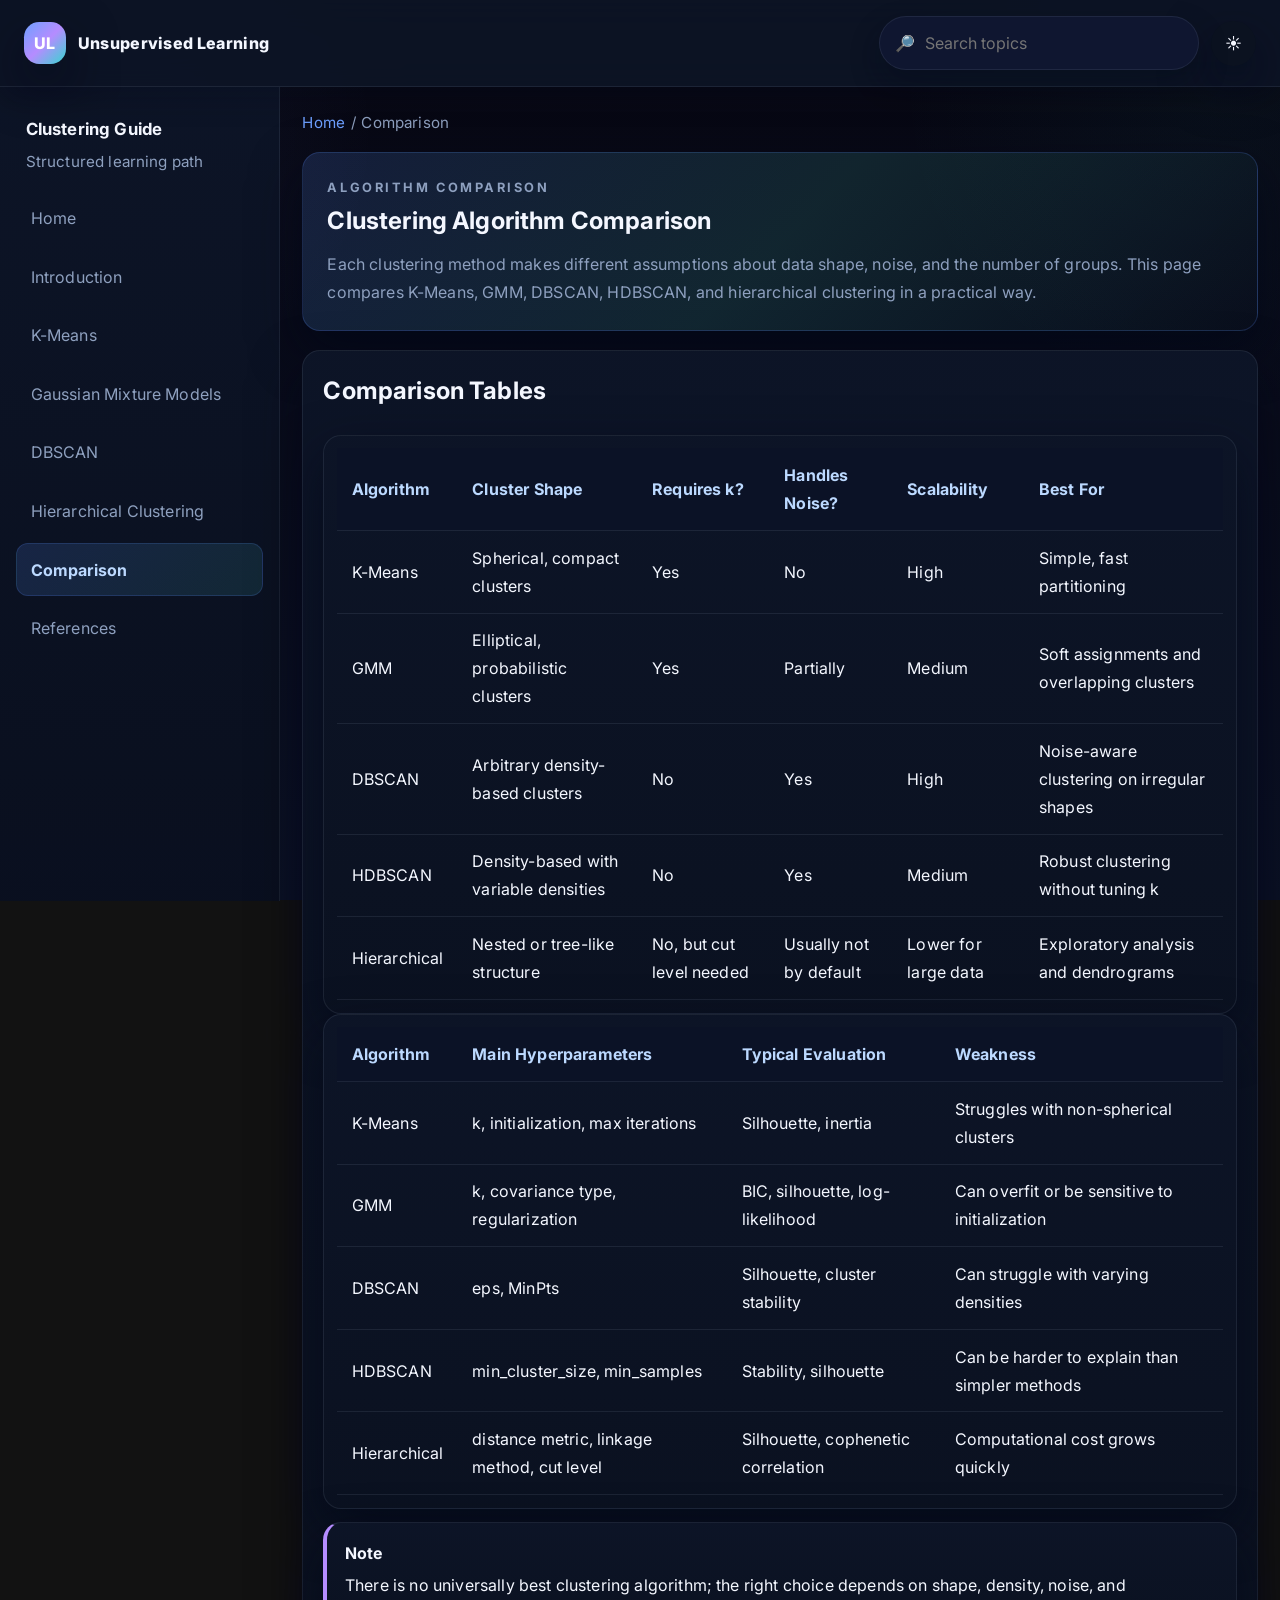
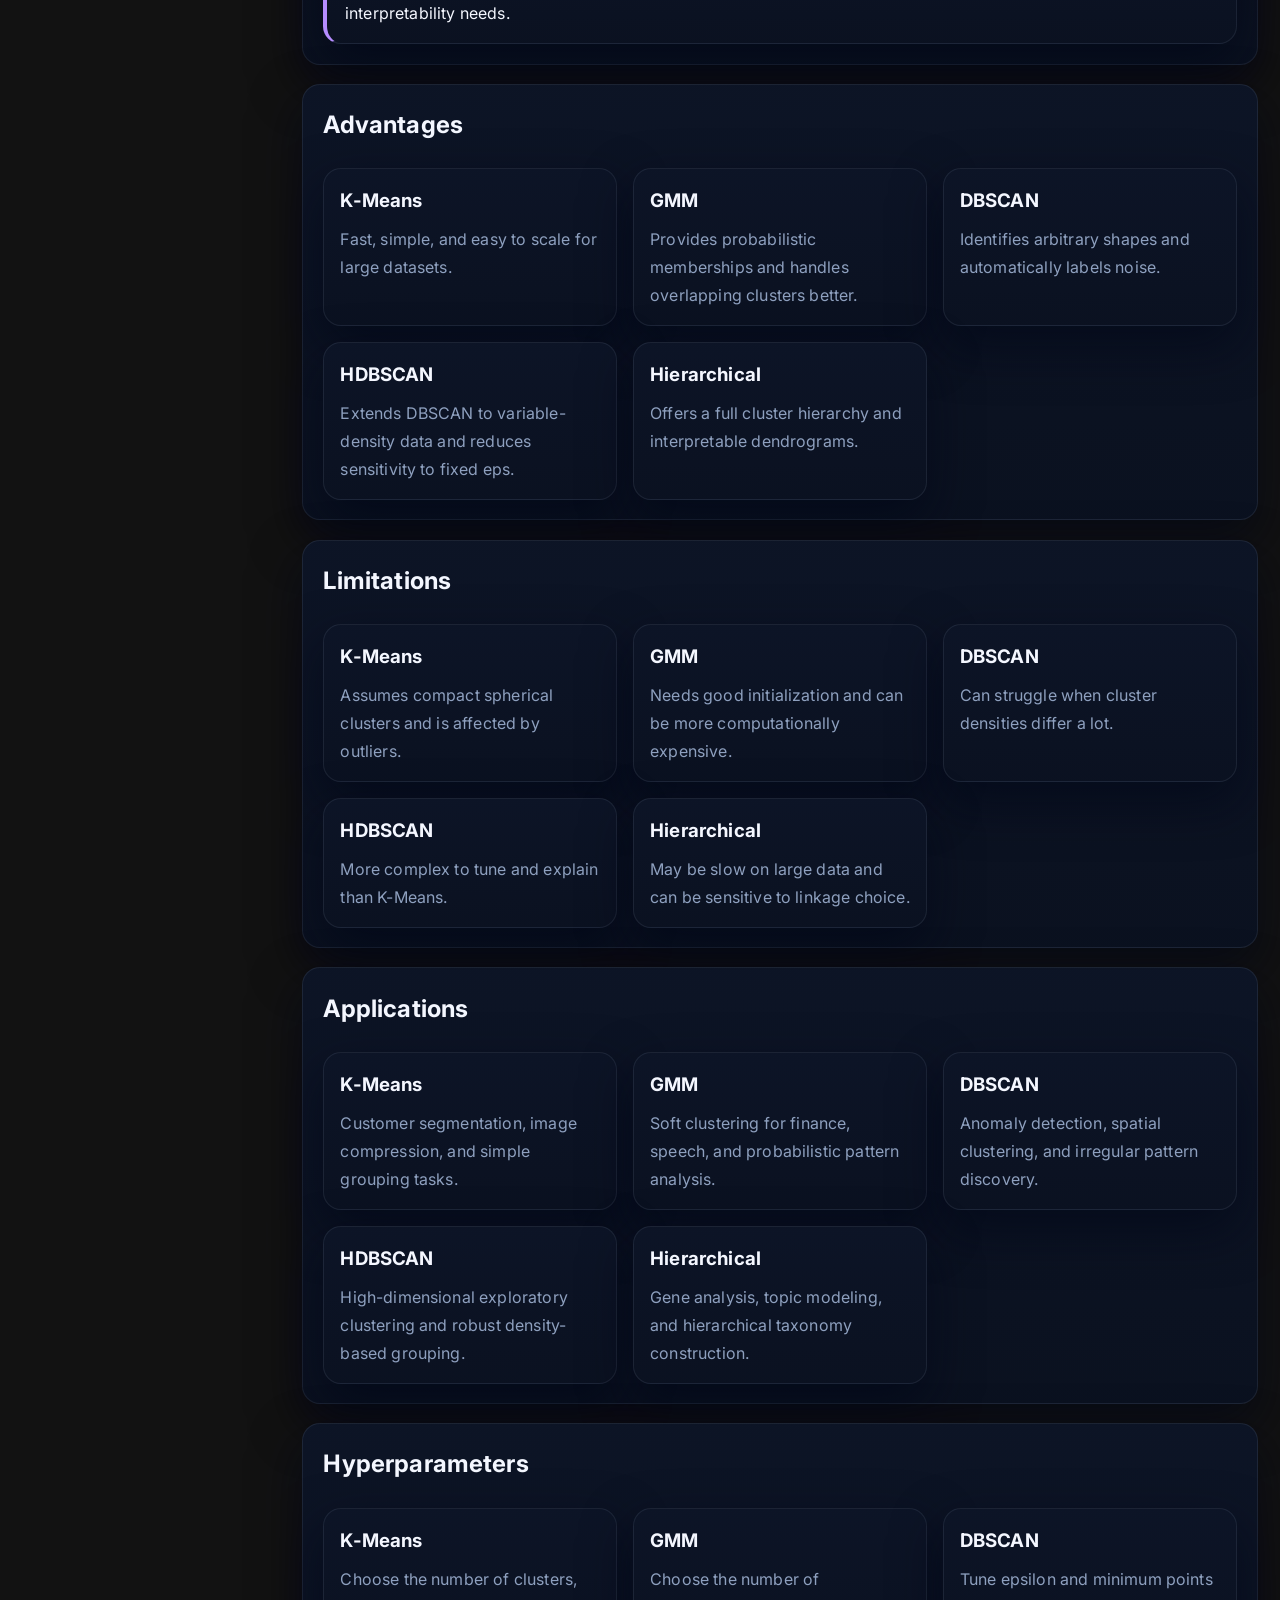
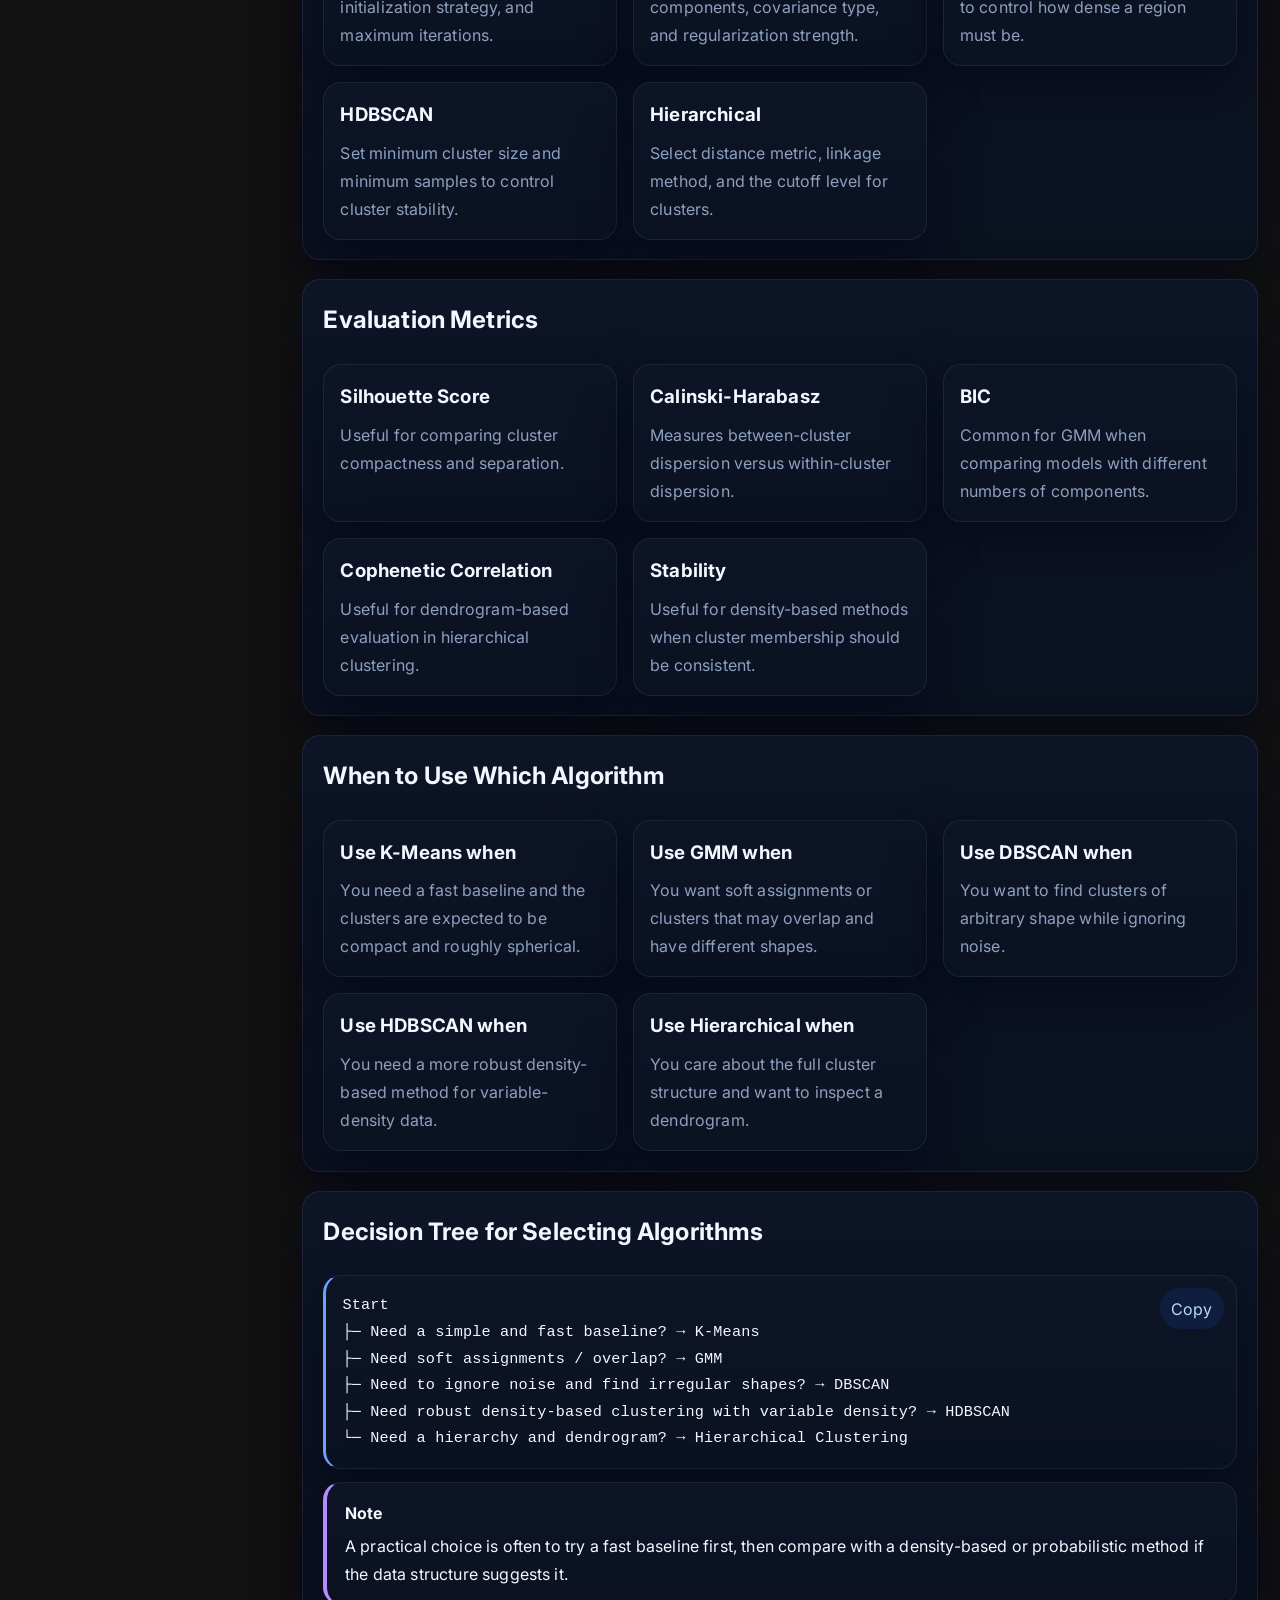
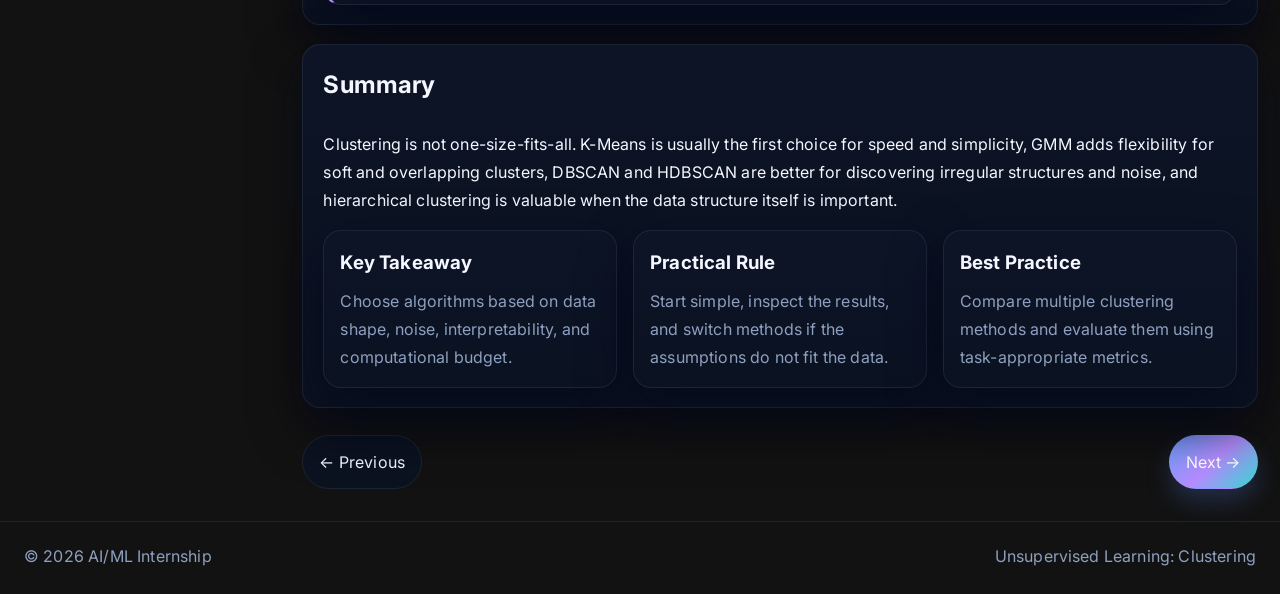
<file: comparison.html>
<!DOCTYPE html>
<html lang="en">
  <head>
    <meta charset="UTF-8" />
    <meta name="viewport" content="width=device-width, initial-scale=1.0" />
    <title>Comparison | Unsupervised Learning</title>
    <meta name="theme-color" content="#060b16" />
    <link rel="preconnect" href="https://fonts.googleapis.com">
    <link rel="preconnect" href="https://fonts.gstatic.com" crossorigin>
    <link href="https://fonts.googleapis.com/css2?family=Inter:wght@300;400;600;700;800&display=swap" rel="stylesheet">
    <link rel="stylesheet" href="css/styles.css" />
  </head>
  <body>
    <a class="skip-link" href="#main-content">Skip to content</a>
    <div class="reading-progress"></div>
    <header class="topbar">
      <a class="brand" href="index.html">
        <span class="brand-mark">UL</span>
        <span>Unsupervised Learning</span>
      </a>
      <div class="topbar-actions">
        <label class="search-wrapper">
          <span>🔎</span>
          <input type="search" placeholder="Search topics" data-search-input />
          <div class="search-results" aria-live="polite"></div>
        </label>
        <button class="mobile-toggle" aria-label="Toggle navigation">☰</button>
        <button class="icon-btn" data-theme-toggle aria-label="Toggle theme">🌙</button>
      </div>
    </header>

    <div class="overlay"></div>

    <div class="page-shell">
      <aside class="sidebar">
        <div class="sidebar-header">
          <h2>Clustering Guide</h2>
          <p>Structured learning path</p>
        </div>
        <nav class="sidebar-nav" aria-label="Documentation navigation">
          <a class="sidebar-link" href="index.html">Home</a>
          <a class="sidebar-link" href="introduction/index.html">Introduction</a>
          <a class="sidebar-link" href="kmeans/index.html">K-Means</a>
          <a class="sidebar-link" href="gmm/index.html">Gaussian Mixture Models</a>
          <a class="sidebar-link" href="dbscan/index.html">DBSCAN</a>
          <a class="sidebar-link" href="hierarchical/index.html">Hierarchical Clustering</a>
          <a class="sidebar-link active" href="comparison.html">Comparison</a>
          <a class="sidebar-link" href="references.html">References</a>
        </nav>
      </aside>

      <main class="content-area" id="main-content">
        <nav class="breadcrumb" aria-label="Breadcrumb">
          <a href="index.html">Home</a>
          <span>/</span>
          <span>Comparison</span>
        </nav>

        <div class="doc-content">
          <section class="hero" id="comparison">
            <p class="eyebrow">Algorithm Comparison</p>
            <h1>Clustering Algorithm Comparison</h1>
            <p>Each clustering method makes different assumptions about data shape, noise, and the number of groups. This page compares K-Means, GMM, DBSCAN, HDBSCAN, and hierarchical clustering in a practical way.</p>
          </section>

          <section class="section-block" id="comparison-tables">
            <div class="section-heading">
              <h2>Comparison Tables</h2>
            </div>
            <div class="table-wrapper">
              <table>
                <thead>
                  <tr>
                    <th>Algorithm</th>
                    <th>Cluster Shape</th>
                    <th>Requires k?</th>
                    <th>Handles Noise?</th>
                    <th>Scalability</th>
                    <th>Best For</th>
                  </tr>
                </thead>
                <tbody>
                  <tr>
                    <td>K-Means</td>
                    <td>Spherical, compact clusters</td>
                    <td>Yes</td>
                    <td>No</td>
                    <td>High</td>
                    <td>Simple, fast partitioning</td>
                  </tr>
                  <tr>
                    <td>GMM</td>
                    <td>Elliptical, probabilistic clusters</td>
                    <td>Yes</td>
                    <td>Partially</td>
                    <td>Medium</td>
                    <td>Soft assignments and overlapping clusters</td>
                  </tr>
                  <tr>
                    <td>DBSCAN</td>
                    <td>Arbitrary density-based clusters</td>
                    <td>No</td>
                    <td>Yes</td>
                    <td>High</td>
                    <td>Noise-aware clustering on irregular shapes</td>
                  </tr>
                  <tr>
                    <td>HDBSCAN</td>
                    <td>Density-based with variable densities</td>
                    <td>No</td>
                    <td>Yes</td>
                    <td>Medium</td>
                    <td>Robust clustering without tuning k</td>
                  </tr>
                  <tr>
                    <td>Hierarchical</td>
                    <td>Nested or tree-like structure</td>
                    <td>No, but cut level needed</td>
                    <td>Usually not by default</td>
                    <td>Lower for large data</td>
                    <td>Exploratory analysis and dendrograms</td>
                  </tr>
                </tbody>
              </table>
            </div>

            <div class="table-wrapper">
              <table>
                <thead>
                  <tr>
                    <th>Algorithm</th>
                    <th>Main Hyperparameters</th>
                    <th>Typical Evaluation</th>
                    <th>Weakness</th>
                  </tr>
                </thead>
                <tbody>
                  <tr>
                    <td>K-Means</td>
                    <td>k, initialization, max iterations</td>
                    <td>Silhouette, inertia</td>
                    <td>Struggles with non-spherical clusters</td>
                  </tr>
                  <tr>
                    <td>GMM</td>
                    <td>k, covariance type, regularization</td>
                    <td>BIC, silhouette, log-likelihood</td>
                    <td>Can overfit or be sensitive to initialization</td>
                  </tr>
                  <tr>
                    <td>DBSCAN</td>
                    <td>eps, MinPts</td>
                    <td>Silhouette, cluster stability</td>
                    <td>Can struggle with varying densities</td>
                  </tr>
                  <tr>
                    <td>HDBSCAN</td>
                    <td>min_cluster_size, min_samples</td>
                    <td>Stability, silhouette</td>
                    <td>Can be harder to explain than simpler methods</td>
                  </tr>
                  <tr>
                    <td>Hierarchical</td>
                    <td>distance metric, linkage method, cut level</td>
                    <td>Silhouette, cophenetic correlation</td>
                    <td>Computational cost grows quickly</td>
                  </tr>
                </tbody>
              </table>
            </div>
            <div class="note-box"><strong>Note</strong><span>There is no universally best clustering algorithm; the right choice depends on shape, density, noise, and interpretability needs.</span></div>
          </section>

          <section class="section-block" id="advantages">
            <div class="section-heading">
              <h2>Advantages</h2>
            </div>
            <div class="card-grid">
              <article class="card"><h3>K-Means</h3><p>Fast, simple, and easy to scale for large datasets.</p></article>
              <article class="card"><h3>GMM</h3><p>Provides probabilistic memberships and handles overlapping clusters better.</p></article>
              <article class="card"><h3>DBSCAN</h3><p>Identifies arbitrary shapes and automatically labels noise.</p></article>
              <article class="card"><h3>HDBSCAN</h3><p>Extends DBSCAN to variable-density data and reduces sensitivity to fixed eps.</p></article>
              <article class="card"><h3>Hierarchical</h3><p>Offers a full cluster hierarchy and interpretable dendrograms.</p></article>
            </div>
          </section>

          <section class="section-block" id="limitations">
            <div class="section-heading">
              <h2>Limitations</h2>
            </div>
            <div class="card-grid">
              <article class="card"><h3>K-Means</h3><p>Assumes compact spherical clusters and is affected by outliers.</p></article>
              <article class="card"><h3>GMM</h3><p>Needs good initialization and can be more computationally expensive.</p></article>
              <article class="card"><h3>DBSCAN</h3><p>Can struggle when cluster densities differ a lot.</p></article>
              <article class="card"><h3>HDBSCAN</h3><p>More complex to tune and explain than K-Means.</p></article>
              <article class="card"><h3>Hierarchical</h3><p>May be slow on large data and can be sensitive to linkage choice.</p></article>
            </div>
          </section>

          <section class="section-block" id="applications">
            <div class="section-heading">
              <h2>Applications</h2>
            </div>
            <div class="card-grid">
              <article class="card"><h3>K-Means</h3><p>Customer segmentation, image compression, and simple grouping tasks.</p></article>
              <article class="card"><h3>GMM</h3><p>Soft clustering for finance, speech, and probabilistic pattern analysis.</p></article>
              <article class="card"><h3>DBSCAN</h3><p>Anomaly detection, spatial clustering, and irregular pattern discovery.</p></article>
              <article class="card"><h3>HDBSCAN</h3><p>High-dimensional exploratory clustering and robust density-based grouping.</p></article>
              <article class="card"><h3>Hierarchical</h3><p>Gene analysis, topic modeling, and hierarchical taxonomy construction.</p></article>
            </div>
          </section>

          <section class="section-block" id="hyperparameters">
            <div class="section-heading">
              <h2>Hyperparameters</h2>
            </div>
            <div class="card-grid">
              <article class="card"><h3>K-Means</h3><p>Choose the number of clusters, initialization strategy, and maximum iterations.</p></article>
              <article class="card"><h3>GMM</h3><p>Choose the number of components, covariance type, and regularization strength.</p></article>
              <article class="card"><h3>DBSCAN</h3><p>Tune epsilon and minimum points to control how dense a region must be.</p></article>
              <article class="card"><h3>HDBSCAN</h3><p>Set minimum cluster size and minimum samples to control cluster stability.</p></article>
              <article class="card"><h3>Hierarchical</h3><p>Select distance metric, linkage method, and the cutoff level for clusters.</p></article>
            </div>
          </section>

          <section class="section-block" id="evaluation-metrics">
            <div class="section-heading">
              <h2>Evaluation Metrics</h2>
            </div>
            <div class="card-grid">
              <article class="card"><h3>Silhouette Score</h3><p>Useful for comparing cluster compactness and separation.</p></article>
              <article class="card"><h3>Calinski-Harabasz</h3><p>Measures between-cluster dispersion versus within-cluster dispersion.</p></article>
              <article class="card"><h3>BIC</h3><p>Common for GMM when comparing models with different numbers of components.</p></article>
              <article class="card"><h3>Cophenetic Correlation</h3><p>Useful for dendrogram-based evaluation in hierarchical clustering.</p></article>
              <article class="card"><h3>Stability</h3><p>Useful for density-based methods when cluster membership should be consistent.</p></article>
            </div>
          </section>

          <section class="section-block" id="when-to-use">
            <div class="section-heading">
              <h2>When to Use Which Algorithm</h2>
            </div>
            <div class="card-grid">
              <article class="card"><h3>Use K-Means when</h3><p>You need a fast baseline and the clusters are expected to be compact and roughly spherical.</p></article>
              <article class="card"><h3>Use GMM when</h3><p>You want soft assignments or clusters that may overlap and have different shapes.</p></article>
              <article class="card"><h3>Use DBSCAN when</h3><p>You want to find clusters of arbitrary shape while ignoring noise.</p></article>
              <article class="card"><h3>Use HDBSCAN when</h3><p>You need a more robust density-based method for variable-density data.</p></article>
              <article class="card"><h3>Use Hierarchical when</h3><p>You care about the full cluster structure and want to inspect a dendrogram.</p></article>
            </div>
          </section>

          <section class="section-block" id="decision-tree">
            <div class="section-heading">
              <h2>Decision Tree for Selecting Algorithms</h2>
            </div>
            <div class="code-block">
              <pre><code>Start
├─ Need a simple and fast baseline? → K-Means
├─ Need soft assignments / overlap? → GMM
├─ Need to ignore noise and find irregular shapes? → DBSCAN
├─ Need robust density-based clustering with variable density? → HDBSCAN
└─ Need a hierarchy and dendrogram? → Hierarchical Clustering</code></pre>
            </div>
            <div class="note-box"><strong>Note</strong><span>A practical choice is often to try a fast baseline first, then compare with a density-based or probabilistic method if the data structure suggests it.</span></div>
          </section>

          <section class="section-block" id="summary">
            <div class="section-heading">
              <h2>Summary</h2>
            </div>
            <p>Clustering is not one-size-fits-all. K-Means is usually the first choice for speed and simplicity, GMM adds flexibility for soft and overlapping clusters, DBSCAN and HDBSCAN are better for discovering irregular structures and noise, and hierarchical clustering is valuable when the data structure itself is important.</p>
            <div class="card-grid">
              <article class="card"><h3>Key Takeaway</h3><p>Choose algorithms based on data shape, noise, interpretability, and computational budget.</p></article>
              <article class="card"><h3>Practical Rule</h3><p>Start simple, inspect the results, and switch methods if the assumptions do not fit the data.</p></article>
              <article class="card"><h3>Best Practice</h3><p>Compare multiple clustering methods and evaluate them using task-appropriate metrics.</p></article>
            </div>
          </section>

          <div class="pagination">
            <a class="btn btn-secondary" href="hierarchical/index.html">← Previous</a>
            <a class="btn btn-primary" href="references.html">Next →</a>
          </div>
        </div>
      </main>
    </div>

    <footer class="site-footer">
      <span>© 2026 AI/ML Internship</span>
      <span>Unsupervised Learning: Clustering</span>
    </footer>

    <button class="scroll-top" aria-label="Scroll to top">↑</button>
    <script src="js/main.js"></script>
  </body>
</html>
</file>
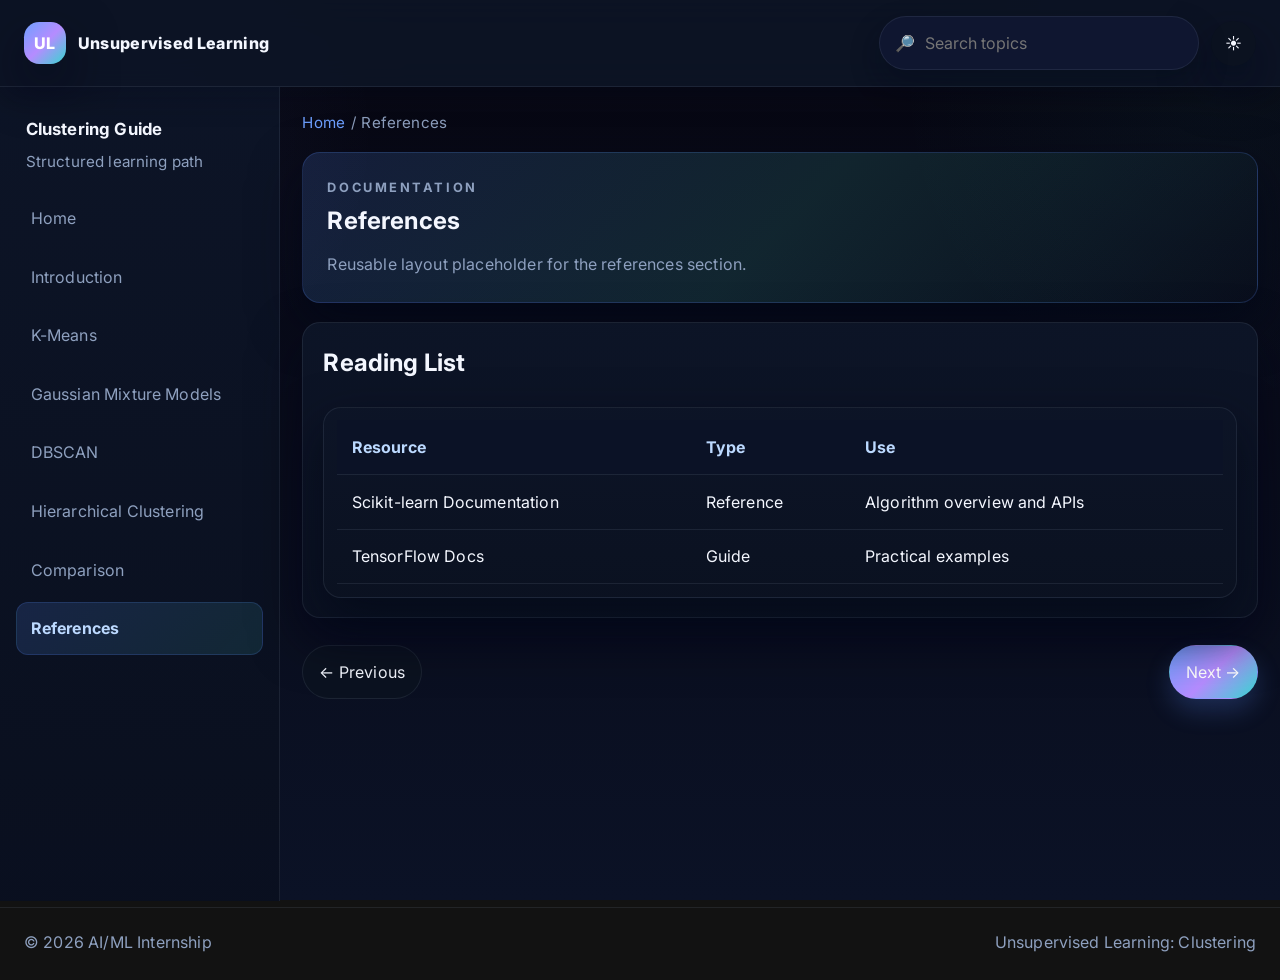
<file: references.html>
<!DOCTYPE html>
<html lang="en">
  <head>
    <meta charset="UTF-8" />
    <meta name="viewport" content="width=device-width, initial-scale=1.0" />
    <title>References | Unsupervised Learning</title>
    <meta name="theme-color" content="#060b16" />
    <link rel="preconnect" href="https://fonts.googleapis.com">
    <link rel="preconnect" href="https://fonts.gstatic.com" crossorigin>
    <link href="https://fonts.googleapis.com/css2?family=Inter:wght@300;400;600;700;800&display=swap" rel="stylesheet">
    <link rel="stylesheet" href="css/styles.css" />
  </head>
  <body>
    <a class="skip-link" href="#main-content">Skip to content</a>
    <div class="reading-progress"></div>
    <header class="topbar">
      <a class="brand" href="index.html">
        <span class="brand-mark">UL</span>
        <span>Unsupervised Learning</span>
      </a>
      <div class="topbar-actions">
        <label class="search-wrapper">
          <span>🔎</span>
          <input type="search" placeholder="Search topics" data-search-input />
          <div class="search-results" aria-live="polite"></div>
        </label>
        <button class="mobile-toggle" aria-label="Toggle navigation">☰</button>
        <button class="icon-btn" data-theme-toggle aria-label="Toggle theme">🌙</button>
      </div>
    </header>

    <div class="overlay"></div>

    <div class="page-shell">
      <aside class="sidebar">
        <div class="sidebar-header">
          <h2>Clustering Guide</h2>
          <p>Structured learning path</p>
        </div>
        <nav class="sidebar-nav" aria-label="Documentation navigation">
          <a class="sidebar-link" href="index.html">Home</a>
          <a class="sidebar-link" href="introduction/index.html">Introduction</a>
          <a class="sidebar-link" href="kmeans/index.html">K-Means</a>
          <a class="sidebar-link" href="gmm/index.html">Gaussian Mixture Models</a>
          <a class="sidebar-link" href="dbscan/index.html">DBSCAN</a>
          <a class="sidebar-link" href="hierarchical/index.html">Hierarchical Clustering</a>
          <a class="sidebar-link" href="comparison.html">Comparison</a>
          <a class="sidebar-link active" href="references.html">References</a>
        </nav>
      </aside>

      <main class="content-area" id="main-content">
        <nav class="breadcrumb" aria-label="Breadcrumb">
          <a href="index.html">Home</a>
          <span>/</span>
          <span>References</span>
        </nav>

        <div class="doc-content">
          <section class="hero">
            <p class="eyebrow">Documentation</p>
            <h1>References</h1>
            <p>Reusable layout placeholder for the references section.</p>
          </section>

          <section class="section-block">
            <div class="section-heading">
              <h2>Reading List</h2>
            </div>
            <div class="table-wrapper">
              <table>
                <thead>
                  <tr><th>Resource</th><th>Type</th><th>Use</th></tr>
                </thead>
                <tbody>
                  <tr><td>Scikit-learn Documentation</td><td>Reference</td><td>Algorithm overview and APIs</td></tr>
                  <tr><td>TensorFlow Docs</td><td>Guide</td><td>Practical examples</td></tr>
                </tbody>
              </table>
            </div>
          </section>

          <div class="pagination">
            <a class="btn btn-secondary" href="comparison.html">← Previous</a>
            <a class="btn btn-primary" href="index.html">Next →</a>
          </div>
        </div>
      </main>
    </div>

    <footer class="site-footer">
      <span>© 2026 AI/ML Internship</span>
      <span>Unsupervised Learning: Clustering</span>
    </footer>

    <button class="scroll-top" aria-label="Scroll to top">↑</button>
    <script src="js/main.js"></script>
  </body>
</html>
</file>
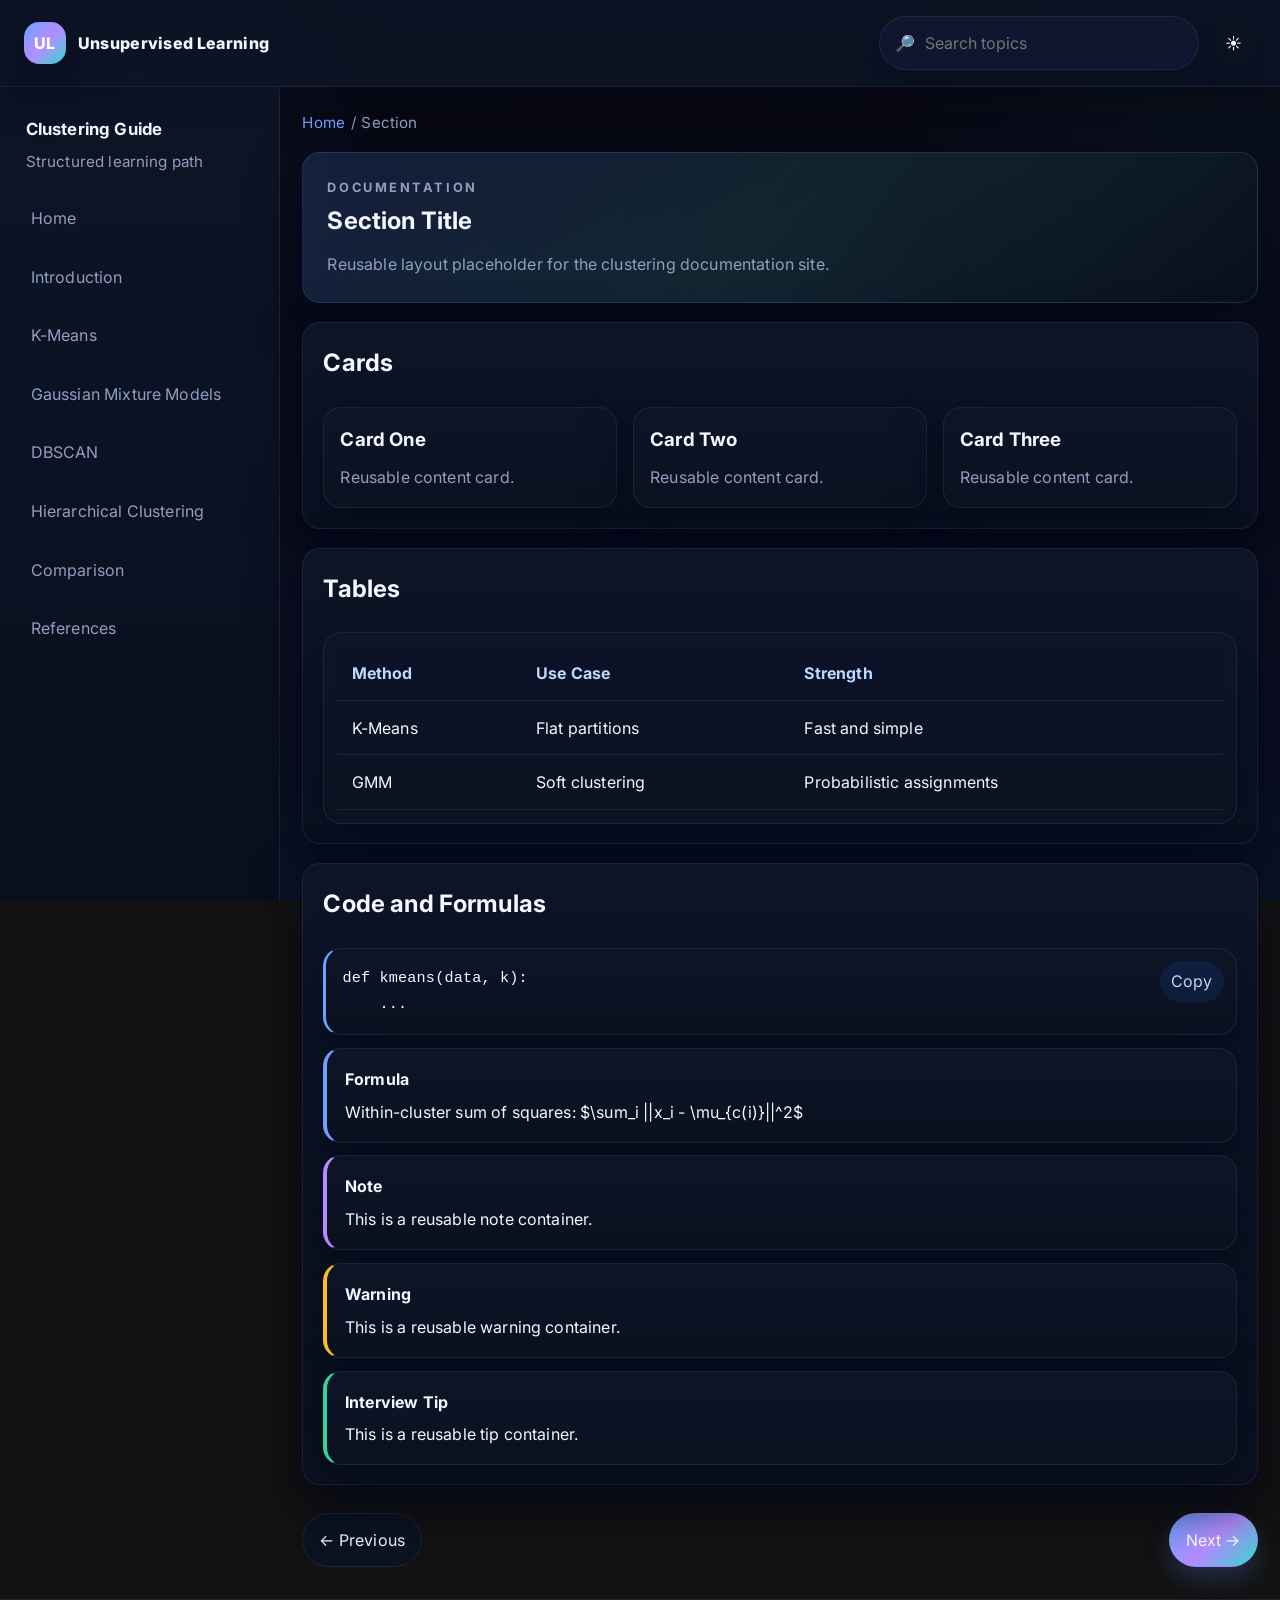
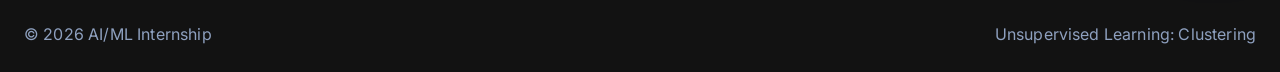
<file: templates/shared-shell.html>
<!DOCTYPE html>
<html lang="en">
  <head>
    <meta charset="UTF-8" />
    <meta name="viewport" content="width=device-width, initial-scale=1.0" />
    <title>Unsupervised Learning: Clustering</title>
    <meta name="theme-color" content="#060b16" />
    <link rel="preconnect" href="https://fonts.googleapis.com">
    <link rel="preconnect" href="https://fonts.gstatic.com" crossorigin>
    <link href="https://fonts.googleapis.com/css2?family=Inter:wght@300;400;600;700;800&display=swap" rel="stylesheet">
    <link rel="stylesheet" href="../css/styles.css" />
  </head>
  <body>
    <div class="reading-progress"></div>
    <header class="topbar">
      <a class="brand" href="../index.html">
        <span class="brand-mark">UL</span>
        <span>Unsupervised Learning</span>
      </a>
      <div class="topbar-actions">
        <label class="search-wrapper">
          <span>🔎</span>
          <input type="search" placeholder="Search topics" data-search-input />
        </label>
        <button class="mobile-toggle" aria-label="Toggle navigation">☰</button>
        <button class="icon-btn" data-theme-toggle aria-label="Toggle theme">🌙</button>
      </div>
    </header>

    <div class="overlay"></div>

    <div class="page-shell">
      <aside class="sidebar">
        <div class="sidebar-header">
          <h2>Clustering Guide</h2>
          <p>Structured learning path</p>
        </div>
        <nav class="sidebar-nav" aria-label="Documentation navigation">
          <a class="sidebar-link" href="../index.html">Home</a>
          <a class="sidebar-link" href="../introduction/index.html">Introduction</a>
          <a class="sidebar-link" href="../kmeans/index.html">K-Means</a>
          <a class="sidebar-link" href="../gmm/index.html">Gaussian Mixture Models</a>
          <a class="sidebar-link" href="../dbscan/index.html">DBSCAN</a>
          <a class="sidebar-link" href="../hierarchical/index.html">Hierarchical Clustering</a>
          <a class="sidebar-link" href="../comparison.html">Comparison</a>
          <a class="sidebar-link" href="../references.html">References</a>
        </nav>
      </aside>

      <main class="content-area">
        <nav class="breadcrumb" aria-label="Breadcrumb">
          <a href="../index.html">Home</a>
          <span>/</span>
          <span>Section</span>
        </nav>

        <div class="doc-content">
          <section class="hero">
            <p class="eyebrow">Documentation</p>
            <h1>Section Title</h1>
            <p>Reusable layout placeholder for the clustering documentation site.</p>
          </section>

          <section class="section-block">
            <div class="section-heading">
              <h2>Cards</h2>
            </div>
            <div class="card-grid">
              <article class="card">
                <h3>Card One</h3>
                <p>Reusable content card.</p>
              </article>
              <article class="card">
                <h3>Card Two</h3>
                <p>Reusable content card.</p>
              </article>
              <article class="card">
                <h3>Card Three</h3>
                <p>Reusable content card.</p>
              </article>
            </div>
          </section>

          <section class="section-block">
            <div class="section-heading">
              <h2>Tables</h2>
            </div>
            <div class="table-wrapper">
              <table>
                <thead>
                  <tr><th>Method</th><th>Use Case</th><th>Strength</th></tr>
                </thead>
                <tbody>
                  <tr><td>K-Means</td><td>Flat partitions</td><td>Fast and simple</td></tr>
                  <tr><td>GMM</td><td>Soft clustering</td><td>Probabilistic assignments</td></tr>
                </tbody>
              </table>
            </div>
          </section>

          <section class="section-block">
            <div class="section-heading">
              <h2>Code and Formulas</h2>
            </div>
            <div class="code-block">
              <pre><code>def kmeans(data, k):
    ...</code></pre>
            </div>
            <div class="formula-card">
              <strong>Formula</strong>
              <span>Within-cluster sum of squares: $\sum_i ||x_i - \mu_{c(i)}||^2$</span>
            </div>
            <div class="note-box">
              <strong>Note</strong>
              <span>This is a reusable note container.</span>
            </div>
            <div class="warning-box">
              <strong>Warning</strong>
              <span>This is a reusable warning container.</span>
            </div>
            <div class="tip-box">
              <strong>Interview Tip</strong>
              <span>This is a reusable tip container.</span>
            </div>
          </section>

          <div class="pagination">
            <a class="btn btn-secondary" href="../index.html">← Previous</a>
            <a class="btn btn-primary" href="../comparison.html">Next →</a>
          </div>
        </div>
      </main>
    </div>

    <footer class="site-footer">
      <span>© 2026 AI/ML Internship</span>
      <span>Unsupervised Learning: Clustering</span>
    </footer>

    <button class="scroll-top" aria-label="Scroll to top">↑</button>
    <script src="../js/main.js"></script>
  </body>
</html>
</file>
<file: css/styles.css>
:root {
  color-scheme: dark;
  /* GradientTS-inspired deep navy background */
  --bg: #070712; /* very dark navy */
  --surface: #0b1220; /* elevated surface */
  --surface-elevated: #0f1630;
  --surface-2: #0b1226; /* slightly bluish layer for subtle gradient */
  --text: #f4f7ff;
  --muted: #8ea0bf;
  --border: rgba(148, 163, 184, 0.12);
  --primary: #6ea0ff; /* professional blue accent */
  --primary-strong: #bcd9ff;
  --accent: #b58cff; /* purple highlight */
  --accent-2: #36d6d0; /* cyan accent */
  --success: #34d399;
  --warning: #fbbf24;
  --danger: #fb7185;
  --shadow: 0 20px 50px rgba(2, 6, 23, 0.6);
  --radius: 18px;
  --radius-sm: 12px;
  --font-sans: 'Inter', 'Segoe UI', Roboto, Arial, sans-serif;
  --space-1: 0.5rem;
  --space-2: 0.75rem;
  --space-3: 1rem;
  --space-4: 1.25rem;
  --space-5: 1.5rem;
  --shadow-soft: 0 14px 30px rgba(2, 8, 23, 0.32);
  --transition: 220ms ease;
}

:root[data-theme='light'] {
  color-scheme: light;
  --bg: #f5f8ff;
  --surface: #ffffff;
  --surface-elevated: #f8fbff;
  --surface-2: #eef4ff;
  --text: #0f172a;
  --muted: #53627a;
  --border: rgba(15, 23, 42, 0.12);
  --primary: #2563eb;
  --primary-strong: #1d4ed8;
  --accent: #0f766e;
  --accent-2: #4f46e5;
  --success: #0f766e;
  --warning: #b45309;
  --danger: #dc2626;
  --shadow: 0 16px 35px rgba(15, 23, 42, 0.08);
}

* {
  box-sizing: border-box;
}

html {
  scroll-behavior: smooth;
}

body {
  margin: 0;
  font-family: var(--font-sans);
  /* Subtle layered gradient background inspired by GradientTS */
  background:
    radial-gradient(circle at 10% 15%, rgba(124, 147, 255, 0.06), transparent 18%),
    radial-gradient(circle at 95% 10%, rgba(54, 214, 208, 0.04), transparent 22%),
    linear-gradient(180deg, var(--bg) 0%, var(--surface-2) 100%);
  color: var(--text);
  line-height: 1.75;
  transition: background var(--transition), color var(--transition);
  scroll-padding-top: 96px;
  letter-spacing: 0.01em;
  background-attachment: fixed;
}

img {
  max-width: 100%;
  display: block;
  height: auto;
}

a {
  color: inherit;
  text-decoration: none;
}

button,
input {
  font: inherit;
}

:focus-visible {
  outline: 3px solid var(--accent);
  outline-offset: 2px;
}

.skip-link {
  position: absolute;
  left: -9999px;
  top: 0;
  z-index: 3000;
  padding: 0.75rem 1rem;
  background: var(--primary);
  color: white;
  border-radius: 0 0 0.8rem 0;
}

.skip-link:focus {
  left: 0;
}

.reading-progress {
  position: fixed;
  top: 0;
  left: 0;
  width: 0%;
  height: 3px;
  background: linear-gradient(90deg, var(--primary), var(--accent));
  z-index: 2000;
}

.topbar {
  position: sticky;
  top: 0;
  z-index: 1200;
  display: flex;
  align-items: center;
  justify-content: space-between;
  gap: 1rem;
  padding: 1rem 1.5rem;
  background: rgba(13, 21, 39, 0.86);
  backdrop-filter: blur(16px);
  border-bottom: 1px solid var(--border);
  box-shadow: 0 10px 30px rgba(2, 8, 23, 0.24);
}

:root[data-theme='light'] .topbar {
  background: rgba(255, 255, 255, 0.9);
  box-shadow: 0 10px 30px rgba(15, 23, 42, 0.08);
}

.brand {
  display: flex;
  align-items: center;
  gap: 0.75rem;
  font-weight: 800;
  letter-spacing: 0.02em;
}

.brand-mark {
  display: inline-grid;
  place-items: center;
  width: 2.6rem;
  height: 2.6rem;
  border-radius: 0.95rem;
  background: linear-gradient(135deg, var(--primary), var(--accent), var(--accent-2));
  color: white;
  box-shadow: var(--shadow);
  font-weight: 800;
}

.topbar-actions {
  display: flex;
  align-items: center;
  gap: 0.75rem;
}

.search-wrapper {
  position: relative;
  display: flex;
  align-items: center;
  gap: 0.5rem;
  min-width: min(320px, 55vw);
  padding: 0.7rem 0.9rem;
  border: 1px solid var(--border);
  background: var(--surface-elevated);
  border-radius: 999px;
  box-shadow: var(--shadow-soft);
}

.search-wrapper input {
  flex: 1;
  border: none;
  outline: none;
  background: transparent;
  color: var(--text);
}

.search-results {
  position: absolute;
  top: calc(100% + 0.45rem);
  left: 0;
  right: 0;
  display: none;
  grid-template-columns: 1fr;
  gap: 0.35rem;
  padding: 0.45rem;
  border: 1px solid var(--border);
  background: var(--surface);
  border-radius: 14px;
  box-shadow: var(--shadow);
  z-index: 1500;
}

.search-results.show {
  display: grid;
}

.search-result {
  display: block;
  padding: 0.6rem 0.7rem;
  border-radius: 10px;
  color: var(--text);
}

.search-result:hover,
.search-result:focus-visible {
  background: rgba(37, 99, 235, 0.1);
  color: var(--primary-strong);
}

.icon-btn,
.mobile-toggle {
  border: none;
  background: var(--surface);
  color: var(--text);
  width: 2.8rem;
  height: 2.8rem;
  border-radius: 999px;
  cursor: pointer;
  box-shadow: var(--shadow);
  transition: transform 0.2s ease, background 0.2s ease;
}

.icon-btn:hover,
.mobile-toggle:hover,
.scroll-top:hover,
.btn:hover {
  transform: translateY(-1px);
}

.page-shell {
  display: grid;
  grid-template-columns: 280px minmax(0, 1fr);
  min-height: calc(100vh - 80px);
}

.sidebar {
  position: sticky;
  top: 80px;
  align-self: start;
  height: calc(100vh - 86px);
  overflow-y: auto;
  padding: 1.25rem 1rem 1.5rem;
  border-right: 1px solid var(--border);
  background: linear-gradient(180deg, rgba(13, 21, 39, 0.96), rgba(10, 16, 31, 0.95));
}

:root[data-theme='light'] .sidebar {
  background: linear-gradient(180deg, rgba(248, 251, 255, 0.96), rgba(242, 247, 255, 0.96));
}

.sidebar-header {
  padding: 0.5rem 0.6rem 1rem;
}

.sidebar-header h2 {
  margin: 0;
  font-size: 1.05rem;
}

.sidebar-header p {
  margin: 0.25rem 0 0;
  color: var(--muted);
  font-size: 0.95rem;
}

.sidebar-nav {
  display: grid;
  gap: 0.35rem;
}

.sidebar-link {
  padding: 0.72rem 0.85rem;
  border-radius: 12px;
  color: var(--muted);
  transition: all var(--transition);
  border: 1px solid transparent;
}

.sidebar-link:hover,
.sidebar-link.active {
  background: linear-gradient(135deg, rgba(91, 140, 255, 0.16), rgba(79, 209, 197, 0.12));
  color: var(--primary-strong);
  font-weight: 700;
  border-color: rgba(91, 140, 255, 0.18);
}

.content-area {
  padding: 1.4rem 1.4rem 2rem;
}

.breadcrumb {
  display: flex;
  flex-wrap: wrap;
  gap: 0.35rem;
  align-items: center;
  margin-bottom: 1rem;
  color: var(--muted);
  font-size: 0.95rem;
}

.breadcrumb a {
  color: var(--primary);
}

.doc-content {
  display: grid;
  gap: 1.2rem;
}

.hero,
.section-block,
.card,
.table-wrapper,
.code-block,
.formula-card,
.note-box,
.warning-box,
.tip-box {
  background: linear-gradient(180deg, rgba(13, 21, 39, 0.96), rgba(11, 18, 33, 0.96));
  border: 1px solid var(--border);
  border-radius: var(--radius);
  box-shadow: var(--shadow);
  animation: fadeInUp 0.35s ease both;
}

:root[data-theme='light'] .hero,
:root[data-theme='light'] .section-block,
:root[data-theme='light'] .card,
:root[data-theme='light'] .table-wrapper,
:root[data-theme='light'] .code-block,
:root[data-theme='light'] .formula-card,
:root[data-theme='light'] .note-box,
:root[data-theme='light'] .warning-box,
:root[data-theme='light'] .tip-box {
  background: linear-gradient(180deg, rgba(255,255,255,0.98), rgba(247,250,255,0.98));
}

.hero {
  padding: 1.5rem;
  background: linear-gradient(135deg, rgba(91, 140, 255, 0.16), rgba(79, 209, 197, 0.14), rgba(15, 23, 42, 0.15));
  border: 1px solid rgba(91, 140, 255, 0.2);
}

.eyebrow {
  text-transform: uppercase;
  letter-spacing: 0.2em;
  font-size: 0.8rem;
  color: var(--primary);
  margin: 0 0 0.5rem;
  font-weight: 700;
}

.hero h1,
.section-heading h2 {
  margin: 0 0 0.5rem;
}

.hero p {
  margin: 0;
  color: var(--muted);
}

.section-block {
  padding: 1.2rem 1.25rem;
  scroll-margin-top: 100px;
}

.section-heading {
  display: flex;
  justify-content: space-between;
  align-items: center;
  margin-bottom: 0.9rem;
}

.card-grid {
  display: grid;
  grid-template-columns: repeat(3, minmax(0, 1fr));
  gap: 1rem;
}

.card {
  padding: 1rem;
  transition: transform var(--transition), border-color var(--transition), box-shadow var(--transition);
}

.card:hover {
  transform: translateY(-3px);
  border-color: rgba(91, 140, 255, 0.28);
  box-shadow: 0 14px 30px rgba(15, 23, 42, 0.16);
}

.card h3 {
  margin-top: 0;
  margin-bottom: 0.45rem;
}

.card p {
  margin: 0;
  color: var(--muted);
}

.table-wrapper {
  padding: 0.8rem;
  overflow-x: auto;
}

table {
  width: 100%;
  border-collapse: collapse;
  min-width: 560px;
}

th,
td {
  padding: 0.8rem 0.9rem;
  border-bottom: 1px solid var(--border);
  text-align: left;
}

th {
  color: var(--primary-strong);
  background: var(--surface-2);
}

.code-block {
  padding: 1rem;
  overflow-x: auto;
  position: relative;
  border-left: 3px solid var(--primary);
}

.copy-btn {
  position: absolute;
  top: 0.75rem;
  right: 0.75rem;
  border: none;
  border-radius: 999px;
  padding: 0.4rem 0.7rem;
  background: rgba(37, 99, 235, 0.12);
  color: var(--primary-strong);
  cursor: pointer;
}

.copy-btn.copied {
  background: rgba(15, 118, 110, 0.16);
  color: var(--success);
}

pre {
  margin: 0;
  white-space: pre-wrap;
  word-break: break-word;
}

code {
  font-family: Consolas, 'Courier New', monospace;
  font-size: 0.95rem;
}

.formula-card,
.note-box,
.warning-box,
.tip-box {
  padding: 1rem 1.1rem;
  margin-top: 0.8rem;
}

.formula-card {
  border-left: 4px solid var(--primary);
}

.note-box {
  border-left: 4px solid var(--accent);
}

.warning-box {
  border-left: 4px solid var(--warning);
}

.tip-box {
  border-left: 4px solid var(--success);
}

.formula-card strong,
.note-box strong,
.warning-box strong,
.tip-box strong {
  display: block;
  margin-bottom: 0.3rem;
}

.pagination {
  display: flex;
  justify-content: space-between;
  gap: 1rem;
  padding-top: 0.5rem;
}

.btn {
  display: inline-flex;
  align-items: center;
  justify-content: center;
  padding: 0.75rem 1rem;
  border-radius: 999px;
  border: 1px solid var(--border);
  background: var(--surface);
  color: var(--text);
  cursor: pointer;
  transition: all 0.2s ease;
}

.btn-primary {
  background: linear-gradient(135deg, var(--primary), var(--accent), var(--accent-2));
  color: white;
  border-color: transparent;
  box-shadow: 0 12px 24px rgba(91, 140, 255, 0.22);
}

.btn-secondary {
  background: var(--surface);
}

.site-footer {
  display: flex;
  justify-content: space-between;
  gap: 1rem;
  padding: 1.25rem 1.5rem 1.5rem;
  color: var(--muted);
  border-top: 1px solid var(--border);
}

.scroll-top {
  position: fixed;
  right: 1.1rem;
  bottom: 1.1rem;
  width: 3rem;
  height: 3rem;
  border: none;
  border-radius: 999px;
  background: linear-gradient(135deg, var(--primary), var(--accent));
  color: white;
  box-shadow: var(--shadow);
  cursor: pointer;
  opacity: 0;
  pointer-events: none;
  transition: all var(--transition);
  z-index: 1300;
}

.scroll-top.show {
  opacity: 1;
  pointer-events: auto;
}

.overlay {
  position: fixed;
  inset: 0;
  background: rgba(2, 8, 23, 0.42);
  opacity: 0;
  pointer-events: none;
  transition: opacity 0.2s ease;
  z-index: 1100;
}

.overlay.active {
  opacity: 1;
  pointer-events: auto;
}

.mobile-toggle {
  display: none;
}

@keyframes fadeInUp {
  from {
    opacity: 0;
    transform: translateY(8px);
  }
  to {
    opacity: 1;
    transform: translateY(0);
  }
}

@media (max-width: 980px) {
  .page-shell {
    grid-template-columns: 1fr;
  }

  .sidebar {
    position: fixed;
    top: 0;
    left: 0;
    transform: translateX(-102%);
    width: min(85vw, 320px);
    height: 100vh;
    z-index: 1400;
    transition: transform 0.25s ease;
  }

  .sidebar.open {
    transform: translateX(0);
  }

  .mobile-toggle {
    display: inline-grid;
    place-items: center;
  }

  .content-area {
    padding: 1rem 1rem 2rem;
  }

  .card-grid {
    grid-template-columns: 1fr 1fr;
  }
}

@media (max-width: 720px) {
  .topbar {
    padding: 0.9rem 1rem;
  }

  .search-wrapper {
    min-width: 0;
    width: 100%;
    display: none;
  }

  .card-grid {
    grid-template-columns: 1fr;
  }

  .pagination,
  .site-footer {
    flex-direction: column;
  }
}
</file>
<file: style.css>
:root {
  --primary-color: #4f67ff;
  --secondary-color: #74d2ff;
  --accent-color: #7b86ff;
  --background-color: #090d21;
  --surface-color: #101730;
  --surface-soft: #121d3d;
  --surface-strong: rgba(255, 255, 255, 0.08);
  --text-color: #eef3ff;
  --heading-color: #ffffff;
  --muted-color: rgba(238, 243, 255, 0.72);
  --border-color: rgba(255, 255, 255, 0.1);
  --shadow: 0 30px 80px rgba(4, 12, 40, 0.35);
  --border-radius: 30px;
  --transition-speed: 180ms;
  --page-width: min(1200px, calc(100% - 2rem));
}

* {
  box-sizing: border-box;
}

html {
  scroll-behavior: smooth;
}

body {
  margin: 0;
  min-height: 100vh;
  font-family: 'Inter', sans-serif;
  color: var(--text-color);
  background: radial-gradient(circle at top left, rgba(79, 103, 255, 0.18), transparent 32%),
    radial-gradient(circle at bottom right, rgba(116, 210, 255, 0.15), transparent 22%),
    linear-gradient(180deg, #090d21 0%, #081023 100%);
}

button,
a {
  font: inherit;
}

a {
  color: var(--secondary-color);
}

img,
svg {
  display: block;
  max-width: 100%;
}

header.navbar {
  position: sticky;
  top: 0;
  z-index: 50;
  display: flex;
  justify-content: space-between;
  align-items: center;
  gap: 1rem;
  width: 100%;
  padding: 1rem 2rem;
  background: rgba(9, 13, 33, 0.88);
  border-bottom: 1px solid rgba(255, 255, 255, 0.08);
  backdrop-filter: blur(18px);
}

.nav-brand {
  font-size: 1.1rem;
  font-weight: 700;
  letter-spacing: 0.04em;
}

.nav-links {
  display: flex;
  align-items: center;
  gap: 1rem;
  flex-wrap: wrap;
}

.nav-links a {
  text-decoration: none;
  color: rgba(255, 255, 255, 0.82);
  padding: 0.55rem 0.85rem;
  border-radius: 999px;
  transition: background var(--transition-speed), color var(--transition-speed);
}

.nav-links a:hover,
.nav-links a.active {
  background: rgba(255, 255, 255, 0.12);
  color: #fff;
}

.nav-toggle {
  display: none;
  width: 44px;
  height: 44px;
  border-radius: 16px;
  border: 1px solid rgba(116, 210, 255, 0.18);
  background: rgba(255, 255, 255, 0.97);
  padding: 0.75rem;
  cursor: pointer;
}

.nav-toggle span {
  display: block;
  width: 100%;
  height: 3px;
  border-radius: 99px;
  background: #4f67ff;
  margin-bottom: 5px;
}

main {
  width: var(--page-width);
  margin: 0 auto;
  padding: 1.5rem 0 4rem;
}

.section {
  margin: 3rem 0;
  opacity: 0;
  transform: translateY(28px);
  transition: opacity 0.7s ease, transform 0.7s ease;
}

.section.visible {
  opacity: 1;
  transform: translateY(0);
}

.hero {
  display: grid;
  grid-template-columns: 1.2fr 0.85fr;
  gap: 2rem;
  padding: 3rem;
  border-radius: var(--border-radius);
  background: radial-gradient(circle at top left, rgba(116, 210, 255, 0.12), transparent 34%),
    linear-gradient(135deg, #0e1a3b 0%, #121c36 100%);
  box-shadow: var(--shadow);
}

.hero-copy {
  display: flex;
  flex-direction: column;
  gap: 1.5rem;
  justify-content: center;
}

.eyebrow {
  display: inline-flex;
  padding: 0.55rem 0.95rem;
  border-radius: 999px;
  background: rgba(79, 103, 255, 0.14);
  color: #8da5ff;
  font-size: 0.9rem;
  font-weight: 700;
}

.hero h1 {
  margin: 0;
  font-size: clamp(3rem, 4vw, 4.2rem);
  line-height: 0.95;
  letter-spacing: -0.02em;
}

.hero p {
  margin: 0;
  max-width: 46rem;
  line-height: 1.8;
  color: rgba(255, 255, 255, 0.82);
}

.hero-actions {
  display: flex;
  flex-wrap: wrap;
  gap: 1rem;
}

.btn {
  display: inline-flex;
  align-items: center;
  justify-content: center;
  min-height: 3rem;
  padding: 0 1.7rem;
  border-radius: 999px;
  font-weight: 600;
  text-decoration: none;
  transition: transform var(--transition-speed), box-shadow var(--transition-speed), background var(--transition-speed);
}

.btn:hover {
  transform: translateY(-1px);
}

.btn-primary {
  color: #fff;
  background: linear-gradient(135deg, var(--primary-color), #6375ff);
  box-shadow: 0 16px 40px rgba(79, 103, 255, 0.26);
}

.btn-secondary {
  color: #eef3ff;
  background: rgba(255, 255, 255, 0.08);
  border: 1px solid rgba(255, 255, 255, 0.14);
}

.hero-visual {
  position: relative;
  min-height: 340px;
}

.hero-card {
  position: absolute;
  inset: 0;
  border-radius: 34px;
  background: linear-gradient(180deg, rgba(21, 28, 60, 0.96) 0%, rgba(15, 22, 48, 0.92) 100%);
  border: 1px solid rgba(255, 255, 255, 0.08);
  box-shadow: 0 32px 90px rgba(4, 13, 34, 0.28);
  overflow: hidden;
}

.hero-card::before {
  content: '';
  position: absolute;
  inset: 0;
  background: radial-gradient(circle at top right, rgba(79, 103, 255, 0.16), transparent 24%),
    radial-gradient(circle at 20% 80%, rgba(116, 210, 255, 0.12), transparent 18%);
}

.content-block {
  padding: 2.5rem;
  border-radius: var(--border-radius);
  background: rgba(15, 24, 52, 0.82);
  border: 1px solid rgba(255, 255, 255, 0.06);
  box-shadow: 0 30px 70px rgba(5, 13, 35, 0.18);
}

.section-header {
  display: flex;
  flex-direction: column;
  gap: 0.5rem;
  margin-bottom: 1.8rem;
}

.section-header h2 {
  margin: 0;
  font-size: clamp(1.8rem, 2vw, 2.3rem);
}

.section-header p {
  margin: 0;
  color: var(--muted-color);
}

.content-grid,
.apps-grid,
.visual-grid {
  display: grid;
  gap: 1.5rem;
}

.content-grid {
  grid-template-columns: repeat(2, minmax(0, 1fr));
}

.content-grid > div {
  background: rgba(255, 255, 255, 0.02);
  border: 1px solid rgba(255, 255, 255, 0.06);
  border-radius: 24px;
  padding: 1.5rem;
}

.content-grid h3 {
  margin: 0 0 0.75rem;
}

.lead {
  margin-top: 1.5rem;
  color: rgba(255, 255, 255, 0.86);
  font-size: 1.05rem;
}

.toc {
  padding: 2rem;
  border-radius: 32px;
  background: rgba(15, 24, 52, 0.88);
  border: 1px solid rgba(255, 255, 255, 0.06);
}

.toc h2 {
  margin-top: 0;
}

.toc ul {
  list-style: none;
  padding: 0;
  margin: 1rem 0 0;
  display: grid;
  gap: 0.85rem;
}

.toc li a {
  color: rgba(255, 255, 255, 0.82);
  text-decoration: none;
  display: inline-flex;
  align-items: center;
  gap: 0.5rem;
}

.toc li a:hover {
  color: #fff;
}

.formula-card,
.visual-card,
.accordion {
  background: rgba(255, 255, 255, 0.02);
  border: 1px solid rgba(255, 255, 255, 0.06);
  border-radius: 28px;
  padding: 1.75rem;
}

.formula-card p,
.visual-card p,
.formula-legend div {
  margin: 0 0 0.85rem;
  color: rgba(255, 255, 255, 0.82);
}

.formula-card .formula {
  display: block;
  margin: 1rem 0;
  font-family: ui-monospace, SFMono-Regular, Menlo, Monaco, Consolas, 'Liberation Mono', 'Courier New', monospace;
  background: rgba(255, 255, 255, 0.05);
  padding: 1rem;
  border-radius: 18px;
}

.formula-legend {
  display: grid;
  gap: 0.75rem;
}

.accordion-item {
  width: 100%;
  text-align: left;
  border: none;
  background: rgba(255, 255, 255, 0.04);
  color: #fff;
  font-size: 1rem;
  font-weight: 600;
  padding: 1.25rem 1.5rem;
  border-radius: 20px;
  cursor: pointer;
  transition: background var(--transition-speed);
}

.accordion-item:hover,
.accordion-item[aria-expanded='true'] {
  background: rgba(79, 103, 255, 0.16);
}

.panel {
  max-height: 0;
  overflow: hidden;
  transition: max-height 0.3s ease;
  padding: 0 1.5rem;
}

.panel p {
  margin: 1rem 0 0;
}

.apps-grid,
.visual-grid,
.summary-list,
.reference-list,
.problem-list {
  display: grid;
  gap: 1rem;
}

.apps-grid article,
.visual-card,
.summary-list li,
.reference-list li,
.problem-list li {
  background: rgba(255, 255, 255, 0.02);
  border: 1px solid rgba(255, 255, 255, 0.06);
  border-radius: 24px;
  padding: 1.5rem;
}

.apps-grid article h3,
.visual-card p,
.summary-list li,
.reference-list li,
.problem-list li {
  margin: 0;
}

.visual-grid {
  grid-template-columns: repeat(2, minmax(0, 1fr));
}

.visual-card {
  min-height: 220px;
  display: grid;
  gap: 1rem;
}

.visual-card div {
  height: 170px;
  border-radius: 24px;
  background: rgba(116, 210, 255, 0.1);
}

.back-to-top {
  position: fixed;
  right: 1.5rem;
  bottom: 1.5rem;
  width: 3.25rem;
  height: 3.25rem;
  border-radius: 16px;
  border: none;
  background: linear-gradient(135deg, var(--primary-color), #6375ff);
  color: #fff;
  display: none;
  align-items: center;
  justify-content: center;
  cursor: pointer;
  box-shadow: 0 18px 42px rgba(79, 103, 255, 0.26);
}

.back-to-top.visible {
  display: grid;
}

.footer {
  padding: 2rem 0 3rem;
  color: rgba(255, 255, 255, 0.75);
}

.footer-content {
  width: var(--page-width);
  margin: 0 auto;
  display: flex;
  justify-content: space-between;
  align-items: center;
  gap: 1rem;
  flex-wrap: wrap;
  border-top: 1px solid rgba(255, 255, 255, 0.06);
  padding-top: 2rem;
}

.footer-links {
  display: flex;
  align-items: center;
  gap: 1rem;
  flex-wrap: wrap;
}

.footer-links a {
  color: rgba(255, 255, 255, 0.72);
  text-decoration: none;
}

.footer-links a:hover {
  color: #fff;
}

@media (max-width: 960px) {
  header.navbar,
  .hero,
  .footer-content {
    padding-left: 1.3rem;
    padding-right: 1.3rem;
  }

  main {
    width: min(100%, calc(100% - 2rem));
  }

  .hero {
    grid-template-columns: 1fr;
    padding: 2.5rem;
  }

  .content-grid,
  .visual-grid {
    grid-template-columns: 1fr;
  }

  .nav-toggle {
    display: inline-flex;
  }

  .nav-links {
    position: absolute;
    top: 100%;
    right: 1.75rem;
    flex-direction: column;
    align-items: flex-start;
    width: fit-content;
    margin-top: 0.75rem;
    padding: 1rem;
    background: rgba(9, 13, 33, 0.98);
    border: 1px solid rgba(255, 255, 255, 0.08);
    border-radius: 24px;
    box-shadow: 0 28px 60px rgba(4, 12, 40, 0.25);
    opacity: 0;
    pointer-events: none;
    transform: translateY(-10px);
    transition: opacity var(--transition-speed), transform var(--transition-speed);
  }

  .nav-links.open {
    opacity: 1;
    pointer-events: auto;
    transform: translateY(0);
  }
}

@media (max-width: 640px) {
  header.navbar {
    flex-wrap: wrap;
    justify-content: space-between;
  }

  .hero {
    padding: 2rem;
  }

  .hero h1 {
    font-size: clamp(2.4rem, 8vw, 3.4rem);
  }

  .footer-content {
    flex-direction: column;
    align-items: flex-start;
  }
}

.hero-kmeans .dot-group,
.hero-kmeans .dot-group-1,
.hero-kmeans .dot-group-2 {
  position: absolute;
  display: grid;
  gap: 0.9rem;
}

.hero-kmeans .dot-group-1 {
  left: 1.8rem;
  top: 1.8rem;
  grid-template-columns: repeat(2, 1fr);
}

.hero-kmeans .dot-group-2 {
  right: 1.8rem;
  bottom: 2rem;
  grid-template-columns: repeat(3, 1fr);
}

.hero-kmeans .dot-group span {
  width: 16px;
  height: 16px;
  border-radius: 50%;
  background: rgba(79, 103, 255, 0.9);
  box-shadow: 0 0 0 6px rgba(79, 103, 255, 0.08);
}

.hero-gmm .curve-graph,
.hero-gmm .shape-key,
.hero-dbscan .grid-overlay,
.hero-dbscan .cluster-bubbles,
.hero-hierarchical .node-structure,
.hero-hierarchical .link-lines {
  position: absolute;
}

.hero-gmm .curve-graph {
  inset: 1.6rem;
  border-radius: 26px;
  background: radial-gradient(circle at 15% 20%, rgba(79, 103, 255, 0.22), transparent 8%),
    radial-gradient(circle at 80% 28%, rgba(116, 210, 255, 0.16), transparent 10%);
}

.hero-gmm .shape-key {
  right: 2rem;
  bottom: 2rem;
  width: 5.5rem;
  height: 5.5rem;
  border-radius: 24px;
  background: rgba(255, 255, 255, 0.92);
  border: 1px solid rgba(79, 103, 255, 0.12);
}

.hero-dbscan .grid-overlay {
  inset: 1.5rem;
  border-radius: 26px;
  background-image: linear-gradient(rgba(79, 103, 255, 0.06) 1px, transparent 1px),
    linear-gradient(90deg, rgba(79, 103, 255, 0.06) 1px, transparent 1px);
  background-size: 32px 32px;
}

.hero-dbscan .cluster-bubbles {
  inset: 2rem;
  display: grid;
  grid-template-columns: repeat(4, 1fr);
  gap: 1rem;
}

.hero-dbscan .cluster-bubbles::before,
.hero-dbscan .cluster-bubbles::after {
  content: '';
  width: 100%;
  height: 100%;
  border-radius: 28px;
  background: radial-gradient(circle at 20% 20%, rgba(79, 103, 255, 0.24), transparent 8%),
    radial-gradient(circle at 65% 40%, rgba(145, 181, 255, 0.2), transparent 10%);
}

.hero-hierarchical .node-structure {
  inset: 1.5rem;
  border-radius: 28px;
  background-image: radial-gradient(circle at 20% 20%, rgba(79, 103, 255, 0.24), transparent 8%),
    radial-gradient(circle at 65% 45%, rgba(116, 210, 255, 0.16), transparent 8%);
}

.hero-hierarchical .link-lines {
  inset: 2.3rem;
  border-radius: 24px;
  background-image: linear-gradient(to bottom, rgba(79, 103, 255, 0.14) 1px, transparent 1px),
    linear-gradient(to right, rgba(79, 103, 255, 0.14) 1px, transparent 1px);
  background-size: 24px 24px;
}
</file>
